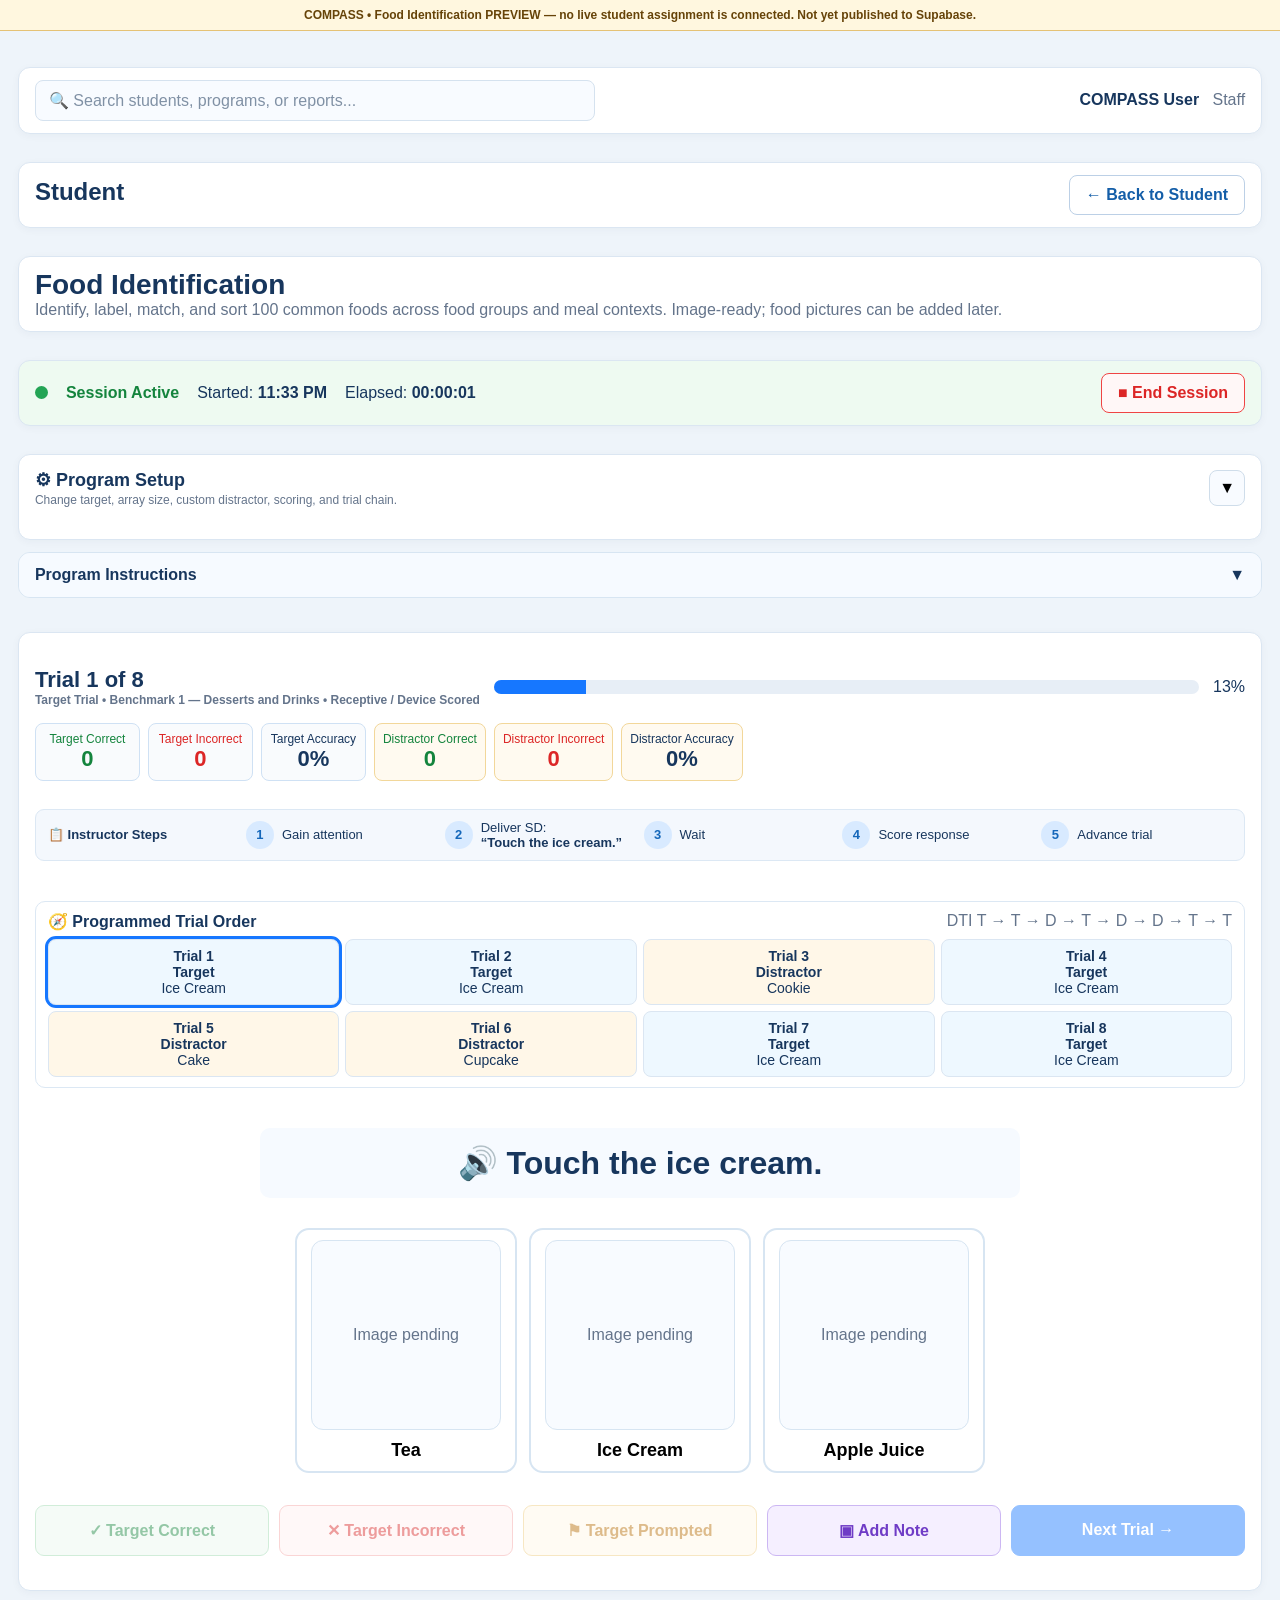
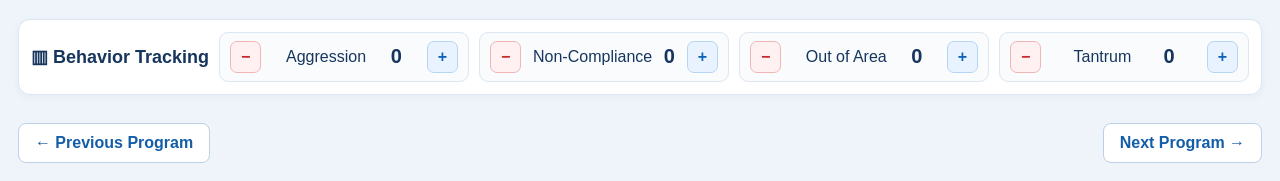
<file: food-identification-real-objects-preview.html>
<!DOCTYPE html>
<html lang="en">
<head>
<script>window.COMPASS_PROGRAM_CONFIG={"ui":{"image_ready":true,"circuit_chain":true,"benchmark_dropdown":true,"program_setup_rows":2,"mastered_target_distractor":true,"apply_save_inside_program_setup":true,"sorting_subcategory_conditional":true},"targets":[{"id":1,"key":"food-001-ice-cream","name":"Ice Cream","image":null,"metadata":{"category":"Dessert","benchmark":"Starter 1–5","wiki_title":"Ice cream","benchmark_id":"FOOD-B1","image_policy":"Wikimedia Commons Public Domain / CC0 / PDDL only","image_search":"ice cream dessert cone","benchmark_name":"Desserts and Drinks","benchmark_number":1,"sorting_categories":["desserts"]}},{"id":2,"key":"food-002-cookie","name":"Cookie","image":null,"metadata":{"category":"Dessert","benchmark":"Starter 1–5","wiki_title":"Cookie","benchmark_id":"FOOD-B1","image_policy":"Wikimedia Commons Public Domain / CC0 / PDDL only","image_search":"cookie dessert food","benchmark_name":"Desserts and Drinks","benchmark_number":1,"sorting_categories":["desserts"]}},{"id":3,"key":"food-003-cake","name":"Cake","image":null,"metadata":{"category":"Dessert","benchmark":"Starter 1–5","wiki_title":"Cake","benchmark_id":"FOOD-B1","image_policy":"Wikimedia Commons Public Domain / CC0 / PDDL only","image_search":"cake dessert food","benchmark_name":"Desserts and Drinks","benchmark_number":1,"sorting_categories":["desserts"]}},{"id":4,"key":"food-004-cupcake","name":"Cupcake","image":null,"metadata":{"category":"Dessert","benchmark":"Starter 1–5","wiki_title":"Cupcake","benchmark_id":"FOOD-B1","image_policy":"Wikimedia Commons Public Domain / CC0 / PDDL only","image_search":"cupcake dessert food","benchmark_name":"Desserts and Drinks","benchmark_number":1,"sorting_categories":["desserts"]}},{"id":5,"key":"food-005-donut","name":"Donut","image":null,"metadata":{"category":"Dessert","benchmark":"Starter 1–5","wiki_title":"Doughnut","benchmark_id":"FOOD-B1","image_policy":"Wikimedia Commons Public Domain / CC0 / PDDL only","image_search":"doughnut donut food","benchmark_name":"Desserts and Drinks","benchmark_number":1,"sorting_categories":["desserts"]}},{"id":6,"key":"food-006-brownie","name":"Brownie","image":null,"metadata":{"category":"Dessert","benchmark":"Early 1–10","wiki_title":"Chocolate brownie","benchmark_id":"FOOD-B1","image_policy":"Wikimedia Commons Public Domain / CC0 / PDDL only","image_search":"chocolate brownie dessert food","benchmark_name":"Desserts and Drinks","benchmark_number":1,"sorting_categories":["desserts"]}},{"id":7,"key":"food-007-pie","name":"Pie","image":null,"metadata":{"category":"Dessert","benchmark":"Early 1–10","wiki_title":"Pie","benchmark_id":"FOOD-B1","image_policy":"Wikimedia Commons Public Domain / CC0 / PDDL only","image_search":"pie dessert food","benchmark_name":"Desserts and Drinks","benchmark_number":1,"sorting_categories":["desserts"]}},{"id":8,"key":"food-008-popsicle","name":"Popsicle","image":null,"metadata":{"category":"Dessert","benchmark":"Early 1–10","wiki_title":"Ice pop","benchmark_id":"FOOD-B1","image_policy":"Wikimedia Commons Public Domain / CC0 / PDDL only","image_search":"ice pop popsicle frozen dessert","benchmark_name":"Desserts and Drinks","benchmark_number":1,"sorting_categories":["desserts"]}},{"id":9,"key":"food-009-pudding","name":"Pudding","image":null,"metadata":{"category":"Dessert","benchmark":"Early 1–10","wiki_title":"Pudding","benchmark_id":"FOOD-B1","image_policy":"Wikimedia Commons Public Domain / CC0 / PDDL only","image_search":"pudding dessert food","benchmark_name":"Desserts and Drinks","benchmark_number":1,"sorting_categories":["desserts"]}},{"id":10,"key":"food-010-chocolate","name":"Chocolate","image":null,"metadata":{"category":"Dessert","benchmark":"Early 1–10","wiki_title":"Chocolate","benchmark_id":"FOOD-B1","image_policy":"Wikimedia Commons Public Domain / CC0 / PDDL only","image_search":"chocolate pieces food","benchmark_name":"Desserts and Drinks","benchmark_number":1,"sorting_categories":["desserts"]}},{"id":11,"key":"food-011-candy","name":"Candy","image":null,"metadata":{"category":"Dessert","benchmark":"Intermediate 1–20","wiki_title":"Candy","benchmark_id":"FOOD-B1","image_policy":"Wikimedia Commons Public Domain / CC0 / PDDL only","image_search":"candy sweets food","benchmark_name":"Desserts and Drinks","benchmark_number":1,"sorting_categories":["desserts"]}},{"id":12,"key":"food-012-water","name":"Water","image":null,"metadata":{"category":"Drink","benchmark":"Intermediate 1–20","wiki_title":"Drinking water","benchmark_id":"FOOD-B1","image_policy":"Wikimedia Commons Public Domain / CC0 / PDDL only","image_search":"glass drinking water","benchmark_name":"Desserts and Drinks","benchmark_number":1,"sorting_categories":["drinks"]}},{"id":13,"key":"food-013-milk","name":"Milk","image":null,"metadata":{"category":"Drink","benchmark":"Intermediate 1–20","wiki_title":"Milk","benchmark_id":"FOOD-B1","image_policy":"Wikimedia Commons Public Domain / CC0 / PDDL only","image_search":"glass milk drink","benchmark_name":"Desserts and Drinks","benchmark_number":1,"sorting_categories":["drinks"]}},{"id":14,"key":"food-014-apple-juice","name":"Apple Juice","image":null,"metadata":{"category":"Drink","benchmark":"Intermediate 1–20","wiki_title":"Apple juice","benchmark_id":"FOOD-B1","image_policy":"Wikimedia Commons Public Domain / CC0 / PDDL only","image_search":"apple juice drink glass","benchmark_name":"Desserts and Drinks","benchmark_number":1,"sorting_categories":["drinks"]}},{"id":15,"key":"food-015-orange-juice","name":"Orange Juice","image":null,"metadata":{"category":"Drink","benchmark":"Intermediate 1–20","wiki_title":"Orange juice","benchmark_id":"FOOD-B1","image_policy":"Wikimedia Commons Public Domain / CC0 / PDDL only","image_search":"orange juice drink glass","benchmark_name":"Desserts and Drinks","benchmark_number":1,"sorting_categories":["drinks"]}},{"id":16,"key":"food-016-lemonade","name":"Lemonade","image":null,"metadata":{"category":"Drink","benchmark":"Intermediate 1–20","wiki_title":"Lemonade","benchmark_id":"FOOD-B1","image_policy":"Wikimedia Commons Public Domain / CC0 / PDDL only","image_search":"lemonade drink glass","benchmark_name":"Desserts and Drinks","benchmark_number":1,"sorting_categories":["drinks"]}},{"id":17,"key":"food-017-chocolate-milk","name":"Chocolate Milk","image":null,"metadata":{"category":"Drink","benchmark":"Intermediate 1–20","wiki_title":"Chocolate milk","benchmark_id":"FOOD-B1","image_policy":"Wikimedia Commons Public Domain / CC0 / PDDL only","image_search":"chocolate milk drink","benchmark_name":"Desserts and Drinks","benchmark_number":1,"sorting_categories":["drinks"]}},{"id":18,"key":"food-018-smoothie","name":"Smoothie","image":null,"metadata":{"category":"Drink","benchmark":"Intermediate 1–20","wiki_title":"Smoothie","benchmark_id":"FOOD-B1","image_policy":"Wikimedia Commons Public Domain / CC0 / PDDL only","image_search":"fruit smoothie drink","benchmark_name":"Desserts and Drinks","benchmark_number":1,"sorting_categories":["drinks"]}},{"id":19,"key":"food-019-tea","name":"Tea","image":null,"metadata":{"category":"Drink","benchmark":"Intermediate 1–20","wiki_title":"Tea","benchmark_id":"FOOD-B1","image_policy":"Wikimedia Commons Public Domain / CC0 / PDDL only","image_search":"cup tea drink","benchmark_name":"Desserts and Drinks","benchmark_number":1,"sorting_categories":["drinks"]}},{"id":20,"key":"food-020-coffee","name":"Coffee","image":null,"metadata":{"category":"Drink","benchmark":"Intermediate 1–20","wiki_title":"Coffee","benchmark_id":"FOOD-B1","image_policy":"Wikimedia Commons Public Domain / CC0 / PDDL only","image_search":"cup coffee drink","benchmark_name":"Desserts and Drinks","benchmark_number":1,"sorting_categories":["drinks"]}},{"id":21,"key":"food-021-chips","name":"Chips","image":null,"metadata":{"category":"Snack","benchmark":"Advanced 1–40","wiki_title":"Potato chip","benchmark_id":"FOOD-B2","image_policy":"Wikimedia Commons Public Domain / CC0 / PDDL only","image_search":"potato chips snack food","benchmark_name":"Snacks and Breakfast Foods","benchmark_number":2,"sorting_categories":["snacks"]}},{"id":22,"key":"food-022-crackers","name":"Crackers","image":null,"metadata":{"category":"Snack","benchmark":"Advanced 1–40","wiki_title":"Cracker (food)","benchmark_id":"FOOD-B2","image_policy":"Wikimedia Commons Public Domain / CC0 / PDDL only","image_search":"crackers snack food","benchmark_name":"Snacks and Breakfast Foods","benchmark_number":2,"sorting_categories":["snacks"]}},{"id":23,"key":"food-023-pretzels","name":"Pretzels","image":null,"metadata":{"category":"Snack","benchmark":"Advanced 1–40","wiki_title":"Pretzel","benchmark_id":"FOOD-B2","image_policy":"Wikimedia Commons Public Domain / CC0 / PDDL only","image_search":"pretzel snack food","benchmark_name":"Snacks and Breakfast Foods","benchmark_number":2,"sorting_categories":["snacks"]}},{"id":24,"key":"food-024-popcorn","name":"Popcorn","image":null,"metadata":{"category":"Snack","benchmark":"Advanced 1–40","wiki_title":"Popcorn","benchmark_id":"FOOD-B2","image_policy":"Wikimedia Commons Public Domain / CC0 / PDDL only","image_search":"popcorn snack bowl","benchmark_name":"Snacks and Breakfast Foods","benchmark_number":2,"sorting_categories":["snacks"]}},{"id":25,"key":"food-025-granola-bar","name":"Granola Bar","image":null,"metadata":{"category":"Snack","benchmark":"Advanced 1–40","wiki_title":"Granola bar","benchmark_id":"FOOD-B2","image_policy":"Wikimedia Commons Public Domain / CC0 / PDDL only","image_search":"granola bar snack","benchmark_name":"Snacks and Breakfast Foods","benchmark_number":2,"sorting_categories":["snacks"]}},{"id":26,"key":"food-026-applesauce","name":"Applesauce","image":null,"metadata":{"category":"Snack","benchmark":"Advanced 1–40","wiki_title":"Apple sauce","benchmark_id":"FOOD-B2","image_policy":"Wikimedia Commons Public Domain / CC0 / PDDL only","image_search":"applesauce food","benchmark_name":"Snacks and Breakfast Foods","benchmark_number":2,"sorting_categories":["snacks"]}},{"id":27,"key":"food-027-raisins","name":"Raisins","image":null,"metadata":{"category":"Snack","benchmark":"Advanced 1–40","wiki_title":"Raisin","benchmark_id":"FOOD-B2","image_policy":"Wikimedia Commons Public Domain / CC0 / PDDL only","image_search":"raisins food snack","benchmark_name":"Snacks and Breakfast Foods","benchmark_number":2,"sorting_categories":["snacks"]}},{"id":28,"key":"food-028-yogurt","name":"Yogurt","image":null,"metadata":{"category":"Snack","benchmark":"Advanced 1–40","wiki_title":"Yogurt","benchmark_id":"FOOD-B2","image_policy":"Wikimedia Commons Public Domain / CC0 / PDDL only","image_search":"yogurt food bowl","benchmark_name":"Snacks and Breakfast Foods","benchmark_number":2,"sorting_categories":["snacks"]}},{"id":29,"key":"food-029-cheese","name":"Cheese","image":null,"metadata":{"category":"Snack","benchmark":"Advanced 1–40","wiki_title":"Cheese","benchmark_id":"FOOD-B2","image_policy":"Wikimedia Commons Public Domain / CC0 / PDDL only","image_search":"cheese food","benchmark_name":"Snacks and Breakfast Foods","benchmark_number":2,"sorting_categories":["snacks"]}},{"id":30,"key":"food-030-trail-mix","name":"Trail Mix","image":null,"metadata":{"category":"Snack","benchmark":"Advanced 1–40","wiki_title":"Trail mix","benchmark_id":"FOOD-B2","image_policy":"Wikimedia Commons Public Domain / CC0 / PDDL only","image_search":"trail mix snack","benchmark_name":"Snacks and Breakfast Foods","benchmark_number":2,"sorting_categories":["snacks"]}},{"id":31,"key":"food-031-peanut-butter","name":"Peanut Butter","image":null,"metadata":{"category":"Snack / Spread","benchmark":"Advanced 1–40","wiki_title":"Peanut butter","benchmark_id":"FOOD-B2","image_policy":"Wikimedia Commons Public Domain / CC0 / PDDL only","image_search":"peanut butter spread","benchmark_name":"Snacks and Breakfast Foods","benchmark_number":2,"sorting_categories":["snacks","condiments_spreads"]}},{"id":32,"key":"food-032-cereal","name":"Cereal","image":null,"metadata":{"category":"Breakfast","benchmark":"Advanced 1–40","wiki_title":"Breakfast cereal","benchmark_id":"FOOD-B2","image_policy":"Wikimedia Commons Public Domain / CC0 / PDDL only","image_search":"breakfast cereal bowl","benchmark_name":"Snacks and Breakfast Foods","benchmark_number":2,"sorting_categories":["breakfast"]}},{"id":33,"key":"food-033-pancakes","name":"Pancakes","image":null,"metadata":{"category":"Breakfast","benchmark":"Advanced 1–40","wiki_title":"Pancake","benchmark_id":"FOOD-B2","image_policy":"Wikimedia Commons Public Domain / CC0 / PDDL only","image_search":"pancakes breakfast food","benchmark_name":"Snacks and Breakfast Foods","benchmark_number":2,"sorting_categories":["breakfast"]}},{"id":34,"key":"food-034-waffles","name":"Waffles","image":null,"metadata":{"category":"Breakfast","benchmark":"Advanced 1–40","wiki_title":"Waffle","benchmark_id":"FOOD-B2","image_policy":"Wikimedia Commons Public Domain / CC0 / PDDL only","image_search":"waffles breakfast food","benchmark_name":"Snacks and Breakfast Foods","benchmark_number":2,"sorting_categories":["breakfast"]}},{"id":35,"key":"food-035-eggs","name":"Eggs","image":null,"metadata":{"category":"Breakfast","benchmark":"Advanced 1–40","wiki_title":"Fried egg","benchmark_id":"FOOD-B2","image_policy":"Wikimedia Commons Public Domain / CC0 / PDDL only","image_search":"cooked eggs breakfast","benchmark_name":"Snacks and Breakfast Foods","benchmark_number":2,"sorting_categories":["breakfast"]}},{"id":36,"key":"food-036-toast","name":"Toast","image":null,"metadata":{"category":"Breakfast","benchmark":"Advanced 1–40","wiki_title":"Toast (food)","benchmark_id":"FOOD-B2","image_policy":"Wikimedia Commons Public Domain / CC0 / PDDL only","image_search":"toast bread breakfast food","benchmark_name":"Snacks and Breakfast Foods","benchmark_number":2,"sorting_categories":["breakfast"]}},{"id":37,"key":"food-037-bacon","name":"Bacon","image":null,"metadata":{"category":"Breakfast","benchmark":"Advanced 1–40","wiki_title":"Bacon","benchmark_id":"FOOD-B2","image_policy":"Wikimedia Commons Public Domain / CC0 / PDDL only","image_search":"cooked bacon food","benchmark_name":"Snacks and Breakfast Foods","benchmark_number":2,"sorting_categories":["breakfast"]}},{"id":38,"key":"food-038-sausage","name":"Sausage","image":null,"metadata":{"category":"Breakfast","benchmark":"Advanced 1–40","wiki_title":"Breakfast sausage","benchmark_id":"FOOD-B2","image_policy":"Wikimedia Commons Public Domain / CC0 / PDDL only","image_search":"breakfast sausage cooked food","benchmark_name":"Snacks and Breakfast Foods","benchmark_number":2,"sorting_categories":["breakfast"]}},{"id":39,"key":"food-039-oatmeal","name":"Oatmeal","image":null,"metadata":{"category":"Breakfast","benchmark":"Advanced 1–40","wiki_title":"Oatmeal","benchmark_id":"FOOD-B2","image_policy":"Wikimedia Commons Public Domain / CC0 / PDDL only","image_search":"oatmeal bowl breakfast","benchmark_name":"Snacks and Breakfast Foods","benchmark_number":2,"sorting_categories":["breakfast"]}},{"id":40,"key":"food-040-bagel","name":"Bagel","image":null,"metadata":{"category":"Breakfast","benchmark":"Advanced 1–40","wiki_title":"Bagel","benchmark_id":"FOOD-B2","image_policy":"Wikimedia Commons Public Domain / CC0 / PDDL only","image_search":"bagel food","benchmark_name":"Snacks and Breakfast Foods","benchmark_number":2,"sorting_categories":["breakfast"]}},{"id":41,"key":"food-041-muffin","name":"Muffin","image":null,"metadata":{"category":"Breakfast","benchmark":"Full Library 1–100","wiki_title":"Muffin","benchmark_id":"FOOD-B2","image_policy":"Wikimedia Commons Public Domain / CC0 / PDDL only","image_search":"muffin food","benchmark_name":"Snacks and Breakfast Foods","benchmark_number":2,"sorting_categories":["breakfast"]}},{"id":42,"key":"food-042-french-toast","name":"French Toast","image":null,"metadata":{"category":"Breakfast","benchmark":"Full Library 1–100","wiki_title":"French toast","benchmark_id":"FOOD-B2","image_policy":"Wikimedia Commons Public Domain / CC0 / PDDL only","image_search":"french toast breakfast food","benchmark_name":"Snacks and Breakfast Foods","benchmark_number":2,"sorting_categories":["breakfast"]}},{"id":43,"key":"food-043-pizza","name":"Pizza","image":null,"metadata":{"category":"Meal","benchmark":"Full Library 1–100","wiki_title":"Pizza","benchmark_id":"FOOD-B3","image_policy":"Wikimedia Commons Public Domain / CC0 / PDDL only","image_search":"pizza food","benchmark_name":"Meals and Side Dishes","benchmark_number":3,"sorting_categories":["lunch","dinner"]}},{"id":44,"key":"food-044-hamburger","name":"Hamburger","image":null,"metadata":{"category":"Meal","benchmark":"Full Library 1–100","wiki_title":"Hamburger","benchmark_id":"FOOD-B3","image_policy":"Wikimedia Commons Public Domain / CC0 / PDDL only","image_search":"hamburger food","benchmark_name":"Meals and Side Dishes","benchmark_number":3,"sorting_categories":["lunch","dinner"]}},{"id":45,"key":"food-045-hot-dog","name":"Hot Dog","image":null,"metadata":{"category":"Meal","benchmark":"Full Library 1–100","wiki_title":"Hot dog","benchmark_id":"FOOD-B3","image_policy":"Wikimedia Commons Public Domain / CC0 / PDDL only","image_search":"hot dog food","benchmark_name":"Meals and Side Dishes","benchmark_number":3,"sorting_categories":["lunch","dinner"]}},{"id":46,"key":"food-046-chicken-nuggets","name":"Chicken Nuggets","image":null,"metadata":{"category":"Meal","benchmark":"Full Library 1–100","wiki_title":"Chicken nugget","benchmark_id":"FOOD-B3","image_policy":"Wikimedia Commons Public Domain / CC0 / PDDL only","image_search":"chicken nuggets food","benchmark_name":"Meals and Side Dishes","benchmark_number":3,"sorting_categories":["lunch","dinner"]}},{"id":47,"key":"food-047-sandwich","name":"Sandwich","image":null,"metadata":{"category":"Meal","benchmark":"Full Library 1–100","wiki_title":"Sandwich","benchmark_id":"FOOD-B3","image_policy":"Wikimedia Commons Public Domain / CC0 / PDDL only","image_search":"sandwich food","benchmark_name":"Meals and Side Dishes","benchmark_number":3,"sorting_categories":["lunch","dinner"]}},{"id":48,"key":"food-048-grilled-cheese","name":"Grilled Cheese","image":null,"metadata":{"category":"Meal","benchmark":"Full Library 1–100","wiki_title":"Grilled cheese","benchmark_id":"FOOD-B3","image_policy":"Wikimedia Commons Public Domain / CC0 / PDDL only","image_search":"grilled cheese sandwich food","benchmark_name":"Meals and Side Dishes","benchmark_number":3,"sorting_categories":["lunch","dinner"]}},{"id":49,"key":"food-049-spaghetti","name":"Spaghetti","image":null,"metadata":{"category":"Meal","benchmark":"Full Library 1–100","wiki_title":"Spaghetti","benchmark_id":"FOOD-B3","image_policy":"Wikimedia Commons Public Domain / CC0 / PDDL only","image_search":"spaghetti food plate","benchmark_name":"Meals and Side Dishes","benchmark_number":3,"sorting_categories":["lunch","dinner"]}},{"id":50,"key":"food-050-macaroni-and-cheese","name":"Macaroni and Cheese","image":null,"metadata":{"category":"Meal","benchmark":"Full Library 1–100","wiki_title":"Macaroni and cheese","benchmark_id":"FOOD-B3","image_policy":"Wikimedia Commons Public Domain / CC0 / PDDL only","image_search":"macaroni and cheese food","benchmark_name":"Meals and Side Dishes","benchmark_number":3,"sorting_categories":["lunch","dinner"]}},{"id":51,"key":"food-051-tacos","name":"Tacos","image":null,"metadata":{"category":"Meal","benchmark":"Full Library 1–100","wiki_title":"Taco","benchmark_id":"FOOD-B3","image_policy":"Wikimedia Commons Public Domain / CC0 / PDDL only","image_search":"tacos food","benchmark_name":"Meals and Side Dishes","benchmark_number":3,"sorting_categories":["lunch","dinner"]}},{"id":52,"key":"food-052-burrito","name":"Burrito","image":null,"metadata":{"category":"Meal","benchmark":"Full Library 1–100","wiki_title":"Burrito","benchmark_id":"FOOD-B3","image_policy":"Wikimedia Commons Public Domain / CC0 / PDDL only","image_search":"burrito food","benchmark_name":"Meals and Side Dishes","benchmark_number":3,"sorting_categories":["lunch","dinner"]}},{"id":53,"key":"food-053-chicken","name":"Chicken","image":null,"metadata":{"category":"Meal","benchmark":"Full Library 1–100","wiki_title":"Chicken as food","benchmark_id":"FOOD-B3","image_policy":"Wikimedia Commons Public Domain / CC0 / PDDL only","image_search":"cooked chicken food","benchmark_name":"Meals and Side Dishes","benchmark_number":3,"sorting_categories":["dinner"]}},{"id":54,"key":"food-054-steak","name":"Steak","image":null,"metadata":{"category":"Meal","benchmark":"Full Library 1–100","wiki_title":"Steak","benchmark_id":"FOOD-B3","image_policy":"Wikimedia Commons Public Domain / CC0 / PDDL only","image_search":"cooked steak food","benchmark_name":"Meals and Side Dishes","benchmark_number":3,"sorting_categories":["dinner"]}},{"id":55,"key":"food-055-fish","name":"Fish","image":null,"metadata":{"category":"Meal","benchmark":"Full Library 1–100","wiki_title":"Fish as food","benchmark_id":"FOOD-B3","image_policy":"Wikimedia Commons Public Domain / CC0 / PDDL only","image_search":"cooked fish food","benchmark_name":"Meals and Side Dishes","benchmark_number":3,"sorting_categories":["dinner"]}},{"id":56,"key":"food-056-meatballs","name":"Meatballs","image":null,"metadata":{"category":"Meal","benchmark":"Full Library 1–100","wiki_title":"Meatball","benchmark_id":"FOOD-B3","image_policy":"Wikimedia Commons Public Domain / CC0 / PDDL only","image_search":"meatballs food","benchmark_name":"Meals and Side Dishes","benchmark_number":3,"sorting_categories":["dinner"]}},{"id":57,"key":"food-057-lasagna","name":"Lasagna","image":null,"metadata":{"category":"Meal","benchmark":"Full Library 1–100","wiki_title":"Lasagna","benchmark_id":"FOOD-B3","image_policy":"Wikimedia Commons Public Domain / CC0 / PDDL only","image_search":"lasagna food","benchmark_name":"Meals and Side Dishes","benchmark_number":3,"sorting_categories":["dinner"]}},{"id":58,"key":"food-058-soup","name":"Soup","image":null,"metadata":{"category":"Meal","benchmark":"Full Library 1–100","wiki_title":"Soup","benchmark_id":"FOOD-B3","image_policy":"Wikimedia Commons Public Domain / CC0 / PDDL only","image_search":"bowl soup food","benchmark_name":"Meals and Side Dishes","benchmark_number":3,"sorting_categories":["lunch","dinner"]}},{"id":59,"key":"food-059-salad","name":"Salad","image":null,"metadata":{"category":"Meal","benchmark":"Full Library 1–100","wiki_title":"Salad","benchmark_id":"FOOD-B3","image_policy":"Wikimedia Commons Public Domain / CC0 / PDDL only","image_search":"salad bowl food","benchmark_name":"Meals and Side Dishes","benchmark_number":3,"sorting_categories":["lunch","dinner","sides"]}},{"id":60,"key":"food-060-rice","name":"Rice","image":null,"metadata":{"category":"Meal / Side","benchmark":"Full Library 1–100","wiki_title":"Cooked rice","benchmark_id":"FOOD-B3","image_policy":"Wikimedia Commons Public Domain / CC0 / PDDL only","image_search":"cooked rice bowl food","benchmark_name":"Meals and Side Dishes","benchmark_number":3,"sorting_categories":["dinner","sides"]}},{"id":61,"key":"food-061-french-fries","name":"French Fries","image":null,"metadata":{"category":"Side","benchmark":"Full Library 1–100","wiki_title":"French fries","benchmark_id":"FOOD-B3","image_policy":"Wikimedia Commons Public Domain / CC0 / PDDL only","image_search":"french fries food","benchmark_name":"Meals and Side Dishes","benchmark_number":3,"sorting_categories":["dinner","sides"]}},{"id":62,"key":"food-062-mashed-potatoes","name":"Mashed Potatoes","image":null,"metadata":{"category":"Side","benchmark":"Full Library 1–100","wiki_title":"Mashed potato","benchmark_id":"FOOD-B3","image_policy":"Wikimedia Commons Public Domain / CC0 / PDDL only","image_search":"mashed potatoes food","benchmark_name":"Meals and Side Dishes","benchmark_number":3,"sorting_categories":["dinner","sides"]}},{"id":63,"key":"food-063-baked-potato","name":"Baked Potato","image":null,"metadata":{"category":"Side","benchmark":"Full Library 1–100","wiki_title":"Baked potato","benchmark_id":"FOOD-B3","image_policy":"Wikimedia Commons Public Domain / CC0 / PDDL only","image_search":"baked potato food","benchmark_name":"Meals and Side Dishes","benchmark_number":3,"sorting_categories":["dinner","sides"]}},{"id":64,"key":"food-064-dinner-roll","name":"Dinner Roll","image":null,"metadata":{"category":"Side","benchmark":"Full Library 1–100","wiki_title":"Bread roll","benchmark_id":"FOOD-B3","image_policy":"Wikimedia Commons Public Domain / CC0 / PDDL only","image_search":"dinner roll bread food","benchmark_name":"Meals and Side Dishes","benchmark_number":3,"sorting_categories":["dinner","sides"]}},{"id":65,"key":"food-065-pasta","name":"Pasta","image":null,"metadata":{"category":"Side / Meal","benchmark":"Full Library 1–100","wiki_title":"Pasta","benchmark_id":"FOOD-B3","image_policy":"Wikimedia Commons Public Domain / CC0 / PDDL only","image_search":"cooked pasta food","benchmark_name":"Meals and Side Dishes","benchmark_number":3,"sorting_categories":["dinner","sides"]}},{"id":66,"key":"food-066-beans","name":"Beans","image":null,"metadata":{"category":"Side","benchmark":"Full Library 1–100","wiki_title":"Baked beans","benchmark_id":"FOOD-B3","image_policy":"Wikimedia Commons Public Domain / CC0 / PDDL only","image_search":"cooked beans side food","benchmark_name":"Meals and Side Dishes","benchmark_number":3,"sorting_categories":["dinner","sides"]}},{"id":67,"key":"food-067-apple","name":"Apple","image":null,"metadata":{"category":"Fruit","benchmark":"Full Library 1–100","wiki_title":"Apple","benchmark_id":"FOOD-B4","image_policy":"Wikimedia Commons Public Domain / CC0 / PDDL only","image_search":"apple fruit","benchmark_name":"Fruits","benchmark_number":4,"sorting_categories":["fruits"]}},{"id":68,"key":"food-068-banana","name":"Banana","image":null,"metadata":{"category":"Fruit","benchmark":"Full Library 1–100","wiki_title":"Banana","benchmark_id":"FOOD-B4","image_policy":"Wikimedia Commons Public Domain / CC0 / PDDL only","image_search":"banana fruit","benchmark_name":"Fruits","benchmark_number":4,"sorting_categories":["fruits"]}},{"id":69,"key":"food-069-orange","name":"Orange","image":null,"metadata":{"category":"Fruit","benchmark":"Full Library 1–100","wiki_title":"Orange (fruit)","benchmark_id":"FOOD-B4","image_policy":"Wikimedia Commons Public Domain / CC0 / PDDL only","image_search":"orange fruit","benchmark_name":"Fruits","benchmark_number":4,"sorting_categories":["fruits"]}},{"id":70,"key":"food-070-grapes","name":"Grapes","image":null,"metadata":{"category":"Fruit","benchmark":"Full Library 1–100","wiki_title":"Grape","benchmark_id":"FOOD-B4","image_policy":"Wikimedia Commons Public Domain / CC0 / PDDL only","image_search":"grapes fruit","benchmark_name":"Fruits","benchmark_number":4,"sorting_categories":["fruits"]}},{"id":71,"key":"food-071-strawberry","name":"Strawberry","image":null,"metadata":{"category":"Fruit","benchmark":"Full Library 1–100","wiki_title":"Strawberry","benchmark_id":"FOOD-B4","image_policy":"Wikimedia Commons Public Domain / CC0 / PDDL only","image_search":"strawberry fruit","benchmark_name":"Fruits","benchmark_number":4,"sorting_categories":["fruits"]}},{"id":72,"key":"food-072-watermelon","name":"Watermelon","image":null,"metadata":{"category":"Fruit","benchmark":"Full Library 1–100","wiki_title":"Watermelon","benchmark_id":"FOOD-B4","image_policy":"Wikimedia Commons Public Domain / CC0 / PDDL only","image_search":"watermelon fruit","benchmark_name":"Fruits","benchmark_number":4,"sorting_categories":["fruits"]}},{"id":73,"key":"food-073-blueberries","name":"Blueberries","image":null,"metadata":{"category":"Fruit","benchmark":"Full Library 1–100","wiki_title":"Blueberry","benchmark_id":"FOOD-B4","image_policy":"Wikimedia Commons Public Domain / CC0 / PDDL only","image_search":"blueberries fruit","benchmark_name":"Fruits","benchmark_number":4,"sorting_categories":["fruits"]}},{"id":74,"key":"food-074-pineapple","name":"Pineapple","image":null,"metadata":{"category":"Fruit","benchmark":"Full Library 1–100","wiki_title":"Pineapple","benchmark_id":"FOOD-B4","image_policy":"Wikimedia Commons Public Domain / CC0 / PDDL only","image_search":"pineapple fruit","benchmark_name":"Fruits","benchmark_number":4,"sorting_categories":["fruits"]}},{"id":75,"key":"food-075-peach","name":"Peach","image":null,"metadata":{"category":"Fruit","benchmark":"Full Library 1–100","wiki_title":"Peach","benchmark_id":"FOOD-B4","image_policy":"Wikimedia Commons Public Domain / CC0 / PDDL only","image_search":"peach fruit","benchmark_name":"Fruits","benchmark_number":4,"sorting_categories":["fruits"]}},{"id":76,"key":"food-076-pear","name":"Pear","image":null,"metadata":{"category":"Fruit","benchmark":"Full Library 1–100","wiki_title":"Pear","benchmark_id":"FOOD-B4","image_policy":"Wikimedia Commons Public Domain / CC0 / PDDL only","image_search":"pear fruit","benchmark_name":"Fruits","benchmark_number":4,"sorting_categories":["fruits"]}},{"id":77,"key":"food-077-mango","name":"Mango","image":null,"metadata":{"category":"Fruit","benchmark":"Full Library 1–100","wiki_title":"Mango","benchmark_id":"FOOD-B4","image_policy":"Wikimedia Commons Public Domain / CC0 / PDDL only","image_search":"mango fruit","benchmark_name":"Fruits","benchmark_number":4,"sorting_categories":["fruits"]}},{"id":78,"key":"food-078-kiwi","name":"Kiwi","image":null,"metadata":{"category":"Fruit","benchmark":"Full Library 1–100","wiki_title":"Kiwifruit","benchmark_id":"FOOD-B4","image_policy":"Wikimedia Commons Public Domain / CC0 / PDDL only","image_search":"kiwifruit","benchmark_name":"Fruits","benchmark_number":4,"sorting_categories":["fruits"]}},{"id":79,"key":"food-079-cherries","name":"Cherries","image":null,"metadata":{"category":"Fruit","benchmark":"Full Library 1–100","wiki_title":"Cherry","benchmark_id":"FOOD-B4","image_policy":"Wikimedia Commons Public Domain / CC0 / PDDL only","image_search":"cherries fruit","benchmark_name":"Fruits","benchmark_number":4,"sorting_categories":["fruits"]}},{"id":80,"key":"food-080-raspberries","name":"Raspberries","image":null,"metadata":{"category":"Fruit","benchmark":"Full Library 1–100","wiki_title":"Raspberry","benchmark_id":"FOOD-B4","image_policy":"Wikimedia Commons Public Domain / CC0 / PDDL only","image_search":"raspberries fruit","benchmark_name":"Fruits","benchmark_number":4,"sorting_categories":["fruits"]}},{"id":81,"key":"food-081-cantaloupe","name":"Cantaloupe","image":null,"metadata":{"category":"Fruit","benchmark":"Full Library 1–100","wiki_title":"Cantaloupe","benchmark_id":"FOOD-B4","image_policy":"Wikimedia Commons Public Domain / CC0 / PDDL only","image_search":"cantaloupe melon","benchmark_name":"Fruits","benchmark_number":4,"sorting_categories":["fruits"]}},{"id":82,"key":"food-082-carrot","name":"Carrot","image":null,"metadata":{"category":"Vegetable","benchmark":"Full Library 1–100","wiki_title":"Carrot","benchmark_id":"FOOD-B5","image_policy":"Wikimedia Commons Public Domain / CC0 / PDDL only","image_search":"carrot vegetable","benchmark_name":"Vegetables, Condiments, and Spreads","benchmark_number":5,"sorting_categories":["vegetables"]}},{"id":83,"key":"food-083-broccoli","name":"Broccoli","image":null,"metadata":{"category":"Vegetable","benchmark":"Full Library 1–100","wiki_title":"Broccoli","benchmark_id":"FOOD-B5","image_policy":"Wikimedia Commons Public Domain / CC0 / PDDL only","image_search":"broccoli vegetable","benchmark_name":"Vegetables, Condiments, and Spreads","benchmark_number":5,"sorting_categories":["vegetables"]}},{"id":84,"key":"food-084-corn","name":"Corn","image":null,"metadata":{"category":"Vegetable","benchmark":"Full Library 1–100","wiki_title":"Corn on the cob","benchmark_id":"FOOD-B5","image_policy":"Wikimedia Commons Public Domain / CC0 / PDDL only","image_search":"corn cob food","benchmark_name":"Vegetables, Condiments, and Spreads","benchmark_number":5,"sorting_categories":["vegetables"]}},{"id":85,"key":"food-085-peas","name":"Peas","image":null,"metadata":{"category":"Vegetable","benchmark":"Full Library 1–100","wiki_title":"Pea","benchmark_id":"FOOD-B5","image_policy":"Wikimedia Commons Public Domain / CC0 / PDDL only","image_search":"green peas food","benchmark_name":"Vegetables, Condiments, and Spreads","benchmark_number":5,"sorting_categories":["vegetables"]}},{"id":86,"key":"food-086-green-beans","name":"Green Beans","image":null,"metadata":{"category":"Vegetable","benchmark":"Full Library 1–100","wiki_title":"Green bean","benchmark_id":"FOOD-B5","image_policy":"Wikimedia Commons Public Domain / CC0 / PDDL only","image_search":"green beans vegetable","benchmark_name":"Vegetables, Condiments, and Spreads","benchmark_number":5,"sorting_categories":["vegetables"]}},{"id":87,"key":"food-087-potato","name":"Potato","image":null,"metadata":{"category":"Vegetable","benchmark":"Full Library 1–100","wiki_title":"Potato","benchmark_id":"FOOD-B5","image_policy":"Wikimedia Commons Public Domain / CC0 / PDDL only","image_search":"potato vegetable","benchmark_name":"Vegetables, Condiments, and Spreads","benchmark_number":5,"sorting_categories":["vegetables"]}},{"id":88,"key":"food-088-tomato","name":"Tomato","image":null,"metadata":{"category":"Vegetable","benchmark":"Full Library 1–100","wiki_title":"Tomato","benchmark_id":"FOOD-B5","image_policy":"Wikimedia Commons Public Domain / CC0 / PDDL only","image_search":"tomato food","benchmark_name":"Vegetables, Condiments, and Spreads","benchmark_number":5,"sorting_categories":["vegetables"]}},{"id":89,"key":"food-089-cucumber","name":"Cucumber","image":null,"metadata":{"category":"Vegetable","benchmark":"Full Library 1–100","wiki_title":"Cucumber","benchmark_id":"FOOD-B5","image_policy":"Wikimedia Commons Public Domain / CC0 / PDDL only","image_search":"cucumber vegetable","benchmark_name":"Vegetables, Condiments, and Spreads","benchmark_number":5,"sorting_categories":["vegetables"]}},{"id":90,"key":"food-090-lettuce","name":"Lettuce","image":null,"metadata":{"category":"Vegetable","benchmark":"Full Library 1–100","wiki_title":"Lettuce","benchmark_id":"FOOD-B5","image_policy":"Wikimedia Commons Public Domain / CC0 / PDDL only","image_search":"lettuce vegetable","benchmark_name":"Vegetables, Condiments, and Spreads","benchmark_number":5,"sorting_categories":["vegetables"]}},{"id":91,"key":"food-091-spinach","name":"Spinach","image":null,"metadata":{"category":"Vegetable","benchmark":"Full Library 1–100","wiki_title":"Spinach","benchmark_id":"FOOD-B5","image_policy":"Wikimedia Commons Public Domain / CC0 / PDDL only","image_search":"spinach leaves food","benchmark_name":"Vegetables, Condiments, and Spreads","benchmark_number":5,"sorting_categories":["vegetables"]}},{"id":92,"key":"food-092-celery","name":"Celery","image":null,"metadata":{"category":"Vegetable","benchmark":"Full Library 1–100","wiki_title":"Celery","benchmark_id":"FOOD-B5","image_policy":"Wikimedia Commons Public Domain / CC0 / PDDL only","image_search":"celery vegetable","benchmark_name":"Vegetables, Condiments, and Spreads","benchmark_number":5,"sorting_categories":["vegetables"]}},{"id":93,"key":"food-093-bell-pepper","name":"Bell Pepper","image":null,"metadata":{"category":"Vegetable","benchmark":"Full Library 1–100","wiki_title":"Bell pepper","benchmark_id":"FOOD-B5","image_policy":"Wikimedia Commons Public Domain / CC0 / PDDL only","image_search":"bell pepper vegetable","benchmark_name":"Vegetables, Condiments, and Spreads","benchmark_number":5,"sorting_categories":["vegetables"]}},{"id":94,"key":"food-094-onion","name":"Onion","image":null,"metadata":{"category":"Vegetable","benchmark":"Full Library 1–100","wiki_title":"Onion","benchmark_id":"FOOD-B5","image_policy":"Wikimedia Commons Public Domain / CC0 / PDDL only","image_search":"onion vegetable","benchmark_name":"Vegetables, Condiments, and Spreads","benchmark_number":5,"sorting_categories":["vegetables"]}},{"id":95,"key":"food-095-sweet-potato","name":"Sweet Potato","image":null,"metadata":{"category":"Vegetable","benchmark":"Full Library 1–100","wiki_title":"Sweet potato","benchmark_id":"FOOD-B5","image_policy":"Wikimedia Commons Public Domain / CC0 / PDDL only","image_search":"sweet potato vegetable","benchmark_name":"Vegetables, Condiments, and Spreads","benchmark_number":5,"sorting_categories":["vegetables"]}},{"id":96,"key":"food-096-cauliflower","name":"Cauliflower","image":null,"metadata":{"category":"Vegetable","benchmark":"Full Library 1–100","wiki_title":"Cauliflower","benchmark_id":"FOOD-B5","image_policy":"Wikimedia Commons Public Domain / CC0 / PDDL only","image_search":"cauliflower vegetable","benchmark_name":"Vegetables, Condiments, and Spreads","benchmark_number":5,"sorting_categories":["vegetables"]}},{"id":97,"key":"food-097-ketchup","name":"Ketchup","image":null,"metadata":{"category":"Condiment","benchmark":"Full Library 1–100","wiki_title":"Ketchup","benchmark_id":"FOOD-B5","image_policy":"Wikimedia Commons Public Domain / CC0 / PDDL only","image_search":"ketchup condiment food","benchmark_name":"Vegetables, Condiments, and Spreads","benchmark_number":5,"sorting_categories":["condiments_spreads"]}},{"id":98,"key":"food-098-mustard","name":"Mustard","image":null,"metadata":{"category":"Condiment","benchmark":"Full Library 1–100","wiki_title":"Mustard (condiment)","benchmark_id":"FOOD-B5","image_policy":"Wikimedia Commons Public Domain / CC0 / PDDL only","image_search":"mustard condiment food","benchmark_name":"Vegetables, Condiments, and Spreads","benchmark_number":5,"sorting_categories":["condiments_spreads"]}},{"id":99,"key":"food-099-jelly","name":"Jelly","image":null,"metadata":{"category":"Condiment / Spread","benchmark":"Full Library 1–100","wiki_title":"Fruit preserves","benchmark_id":"FOOD-B5","image_policy":"Wikimedia Commons Public Domain / CC0 / PDDL only","image_search":"fruit jelly preserves spread","benchmark_name":"Vegetables, Condiments, and Spreads","benchmark_number":5,"sorting_categories":["condiments_spreads"]}},{"id":100,"key":"food-100-syrup","name":"Syrup","image":null,"metadata":{"category":"Condiment","benchmark":"Full Library 1–100","wiki_title":"Maple syrup","benchmark_id":"FOOD-B5","image_policy":"Wikimedia Commons Public Domain / CC0 / PDDL only","image_search":"maple syrup food","benchmark_name":"Vegetables, Condiments, and Spreads","benchmark_number":5,"sorting_categories":["condiments_spreads"]}}],"sd_prefix":"Touch the ","benchmarks":[{"id":"FOOD-B1","name":"Desserts and Drinks","objective":"Identify and label common desserts and beverages across realistic exemplars.","mastery_pct":80},{"id":"FOOD-B2","name":"Snacks and Breakfast Foods","objective":"Identify common snack, spread, and breakfast items and discriminate visually similar foods.","mastery_pct":80},{"id":"FOOD-B3","name":"Meals and Side Dishes","objective":"Identify prepared meal foods and side dishes across varied presentations.","mastery_pct":80},{"id":"FOOD-B4","name":"Fruits","objective":"Identify a broad range of common fruits across whole, cut, and varied realistic examples.","mastery_pct":80},{"id":"FOOD-B5","name":"Vegetables, Condiments, and Spreads","objective":"Identify common vegetables and meal-support foods such as condiments and spreads.","mastery_pct":80}],"runner_key":"compass-food-identification","skill_type":"Receptive","description":"Identify, label, match, and sort 100 common foods across food groups and meal contexts. Image-ready; food pictures can be added later.","mastery_pct":80,"matching_sd":"Match the same food.","reviewed_at":"2026-09-25","skill_types":["Receptive","Expressive","Matching","Sorting/Classifying"],"program_code":"CP-FOOD-IDENTIFICATION","program_name":"Food Identification","scoring_mode":"device","circuit_scope":"active_benchmark_or_sorting_subcategory","default_chain":"T,T,D,T,D,D,T,T","benchmark_sets":[{"id":"FOOD-B1","name":"Desserts and Drinks","number":1,"objective":"Identify and label common desserts and beverages.","target_count":20},{"id":"FOOD-B2","name":"Snacks and Breakfast Foods","number":2,"objective":"Identify common snacks, spreads, and breakfast foods.","target_count":22},{"id":"FOOD-B3","name":"Meals and Side Dishes","number":3,"objective":"Identify prepared meals and side dishes.","target_count":24},{"id":"FOOD-B4","name":"Fruits","number":4,"objective":"Identify common fruits across varied exemplars.","target_count":15},{"id":"FOOD-B5","name":"Vegetables, Condiments, and Spreads","number":5,"objective":"Identify common vegetables, condiments, and spreads.","target_count":19}],"runner_version":1,"benchmark_model":"food_category_progression","ipad_gen7_ready":true,"program_version":"v3-benchmarks-sorting-circuit-mastered-targets","circuit_order_mode":"random_each_run","default_array_size":3,"sorting_subcategories":[{"id":"fruits","name":"Fruits"},{"id":"vegetables","name":"Vegetables"},{"id":"breakfast","name":"Breakfast"},{"id":"lunch","name":"Lunch"},{"id":"dinner","name":"Dinner"},{"id":"snacks","name":"Snacks"},{"id":"desserts","name":"Desserts"},{"id":"drinks","name":"Drinks"},{"id":"condiments_spreads","name":"Condiments & Spreads"},{"id":"sides","name":"Sides"}],"circuit_no_immediate_repeat":true};</script>
<style>.compass-preview-notice{position:sticky;top:0;z-index:9999;padding:8px 16px;background:#fff7df;color:#664308;border-bottom:1px solid #e5c275;text-align:center;font:700 12px Arial}</style>
<meta charset="UTF-8" />
<meta name="viewport" content="width=device-width, initial-scale=1.0" />
<title>COMPASS Master Runner</title>
<style>
:root{--blue:#1677ff;--navy:#17365d;--border:#dbe6f2;--muted:#64748b;--bg:#eef4fa}
*{box-sizing:border-box}html,body{margin:0;min-height:100%;font-family:Arial,Helvetica,sans-serif;color:var(--navy);background:var(--bg)}button,select,input{font:inherit}.app{min-height:100vh}.main{width:100%;max-width:1900px;margin:auto;padding:clamp(10px,1.4vw,28px)}
.topbar,.student-card,.program-card,.sessionbar,.program-setup,.workspace,.behaviorbar{background:#fff;border:1px solid var(--border);border-radius:12px;box-shadow:0 2px 8px rgba(20,45,70,.04)}
.topbar,.student-card,.program-card,.sessionbar{display:flex;align-items:center;justify-content:space-between;gap:14px;padding:12px 16px;margin-bottom:10px}.search{width:min(560px,50vw);padding:10px 13px;border:1px solid #d5e2ef;border-radius:8px;background:#f8fbff;color:#8091a5}.student-card h2{margin:0 0 5px}.muted{color:var(--muted)}
.btn{border:1px solid #bcd0e6;background:#fff;border-radius:8px;padding:10px 16px;color:#145ea8;font-weight:700;cursor:pointer}.program-title{display:flex;align-items:center;gap:12px}.program-logo{width:58px;height:58px;border-radius:12px;object-fit:cover;border:1px solid #d8e7f6;background:#f3f7fb}.program-name{font-size:28px;font-weight:800}.sessionbar{background:#eefaf1}.sessionleft{display:flex;align-items:center;gap:18px;flex-wrap:wrap}.dot{width:13px;height:13px;border-radius:50%;background:#23a455}.endbtn{border:1px solid #ef4444;color:#dc2626;background:#fff7f7;padding:10px 16px;border-radius:8px;font-weight:700;cursor:pointer}
.program-setup{padding:14px 16px;margin-bottom:10px}.setup-header{display:flex;align-items:center;justify-content:space-between;cursor:pointer}.setup-title{font-size:18px;font-weight:800}.setup-subtitle{font-size:12px;color:var(--muted);margin-top:2px}.setup-toggle{width:36px;height:36px;border:1px solid #cfddea;background:#f8fbff;border-radius:8px;font-weight:800;cursor:pointer}.setup-body{margin-top:14px}.setup-grid{display:grid;grid-template-columns:repeat(auto-fit,minmax(170px,1fr));gap:12px;align-items:end}.setup-field label{display:block;font-size:12px;font-weight:800;color:#49657f;margin-bottom:5px}.setup-field select,.setup-field input{width:100%;padding:10px 11px;border:1px solid #cfddea;background:#f8fbff;border-radius:8px;color:var(--navy)}.toggle-wrap{display:flex;align-items:center;gap:10px;min-height:42px;padding:8px 10px;border:1px solid #cfddea;background:#f8fbff;border-radius:8px}.toggle-wrap input{width:18px;height:18px}.setup-actions{grid-column:1/-1;display:flex;justify-content:flex-end;gap:8px}.apply,.save{padding:11px 18px;border-radius:8px;font-weight:800;cursor:pointer}.apply{border:0;background:var(--blue);color:#fff}.save{border:1px solid #bcd0e6;background:#eef4fa;color:#145ea8}.preview{margin-top:10px;padding:9px 11px;border:1px dashed #cbd9e7;border-radius:8px;background:#f8fbff;font-size:12px;color:#526b84}.percent{position:relative}.percent span{position:absolute;right:12px;top:50%;transform:translateY(-50%);font-weight:800;color:#64748b}
.workspace{padding:16px;margin-bottom:10px}.trial-top{display:flex;gap:16px;align-items:center;justify-content:space-between;flex-wrap:wrap}.progress-wrap{display:flex;align-items:center;gap:14px;flex:1;min-width:min(520px,100%)}.trial-label{font-size:22px;font-weight:800;min-width:150px}.progress{height:14px;background:#e7eef6;border-radius:999px;overflow:hidden;flex:1}.progress>div{height:100%;background:var(--blue);width:0}.stats{display:flex;gap:8px;flex-wrap:wrap}.stat{min-width:105px;text-align:center;padding:8px;border:1px solid #e3eaf2;border-radius:8px;background:#f9fbfd;font-size:12px}.stat b{display:block;font-size:22px}.target-stat{border-color:#cfe1f4}.distractor-stat{border-color:#f2d79a;background:#fffaf0}.green{color:#14843d}.red{color:#dc2626}
.trialchain{display:grid;grid-template-columns:190px repeat(5,1fr);gap:8px;align-items:center;margin:10px 0 12px;padding:10px 12px;border:1px solid #dce8f4;border-radius:9px;background:#f4f8fd;font-size:13px}.step{display:flex;align-items:center;gap:8px}.stepnum{width:28px;height:28px;border-radius:50%;display:grid;place-items:center;background:#d8eaff;color:#1467ba;font-weight:800}.trialorder{margin:10px 0 12px;padding:10px 12px;border:1px solid #dce8f4;border-radius:10px;background:#fff}.trialorder-head{display:flex;justify-content:space-between;gap:10px;margin-bottom:8px}.trialorder-grid{display:grid;grid-template-columns:repeat(auto-fit,minmax(92px,1fr));gap:6px}.trialorder-grid.eight-trials{grid-template-columns:repeat(4,minmax(0,1fr))}.orderbox{padding:8px 5px;text-align:center;border:1px solid #dbe6f2;border-radius:8px;background:#f8fbff;font-size:14px}.orderbox.target{background:#eef8ff}.orderbox.distractor{background:#fff7e8}.orderbox.current{outline:3px solid var(--blue)}.orderbox.done{opacity:.55}.orderbox .n{display:block;font-weight:800}.instruction{width:min(760px,100%);margin:10px auto 12px;padding:16px;border-radius:10px;background:#f6faff;text-align:center;font-size:clamp(28px,2.5vw,38px);font-weight:800}
.choices{display:grid;gap:10px;width:100%;max-width:1400px;margin:0 auto 14px;justify-content:center}.choice{min-height:150px;padding:10px;border:1px solid #d7e5f2;border-radius:12px;background:#fff;cursor:pointer;display:flex;align-items:center;justify-content:center;transition:.15s}.choice:hover{transform:translateY(-2px);box-shadow:0 6px 14px rgba(34,70,110,.12)}.stimulus-card{width:100%;display:flex;flex-direction:column;align-items:center;gap:8px;padding:8px;border-radius:9px;background:linear-gradient(#fbfdff,#f3f8fd)}.stimulus-frame{width:min(100%,180px);aspect-ratio:1;overflow:hidden;border-radius:10px;border:1px solid #d7e5f2;background:#fff;display:grid;place-items:center}.stimulus-frame img{width:100%;height:100%;object-fit:cover;display:block}.stimulus-placeholder{font-size:48px}.stimulus-name{font-size:clamp(18px,1.6vw,25px);font-weight:800;text-align:center}.custom-card{width:min(560px,100%);margin:auto;padding:24px 18px;border:2px dashed #efcb7b;border-radius:12px;background:#fff9ed;text-align:center}.custom-card .action-name{font-size:clamp(26px,3vw,38px);font-weight:800;color:#6b4300}.custom-card .small{font-size:13px;color:#7c6540;margin-top:8px}
.response-row{display:grid;grid-template-columns:repeat(5,minmax(120px,1fr));gap:10px}.action{padding:15px 10px;border-radius:9px;font-weight:800;cursor:pointer}.correct{background:#eaf8ef;color:#13843b;border:1px solid #9ad8ad}.incorrect{background:#fff0f0;color:#d92525;border:1px solid #f4a3a3}.prompted{background:#fff7e5;color:#b66b00;border:1px solid #efcb7b}.note{background:#f5efff;color:#6f3cc6;border:1px solid #ccb7f3}.next{background:var(--blue);color:#fff;border:1px solid var(--blue)}.action:disabled{opacity:.45;cursor:not-allowed}
.behaviorbar{display:grid;grid-template-columns:auto repeat(4,minmax(150px,1fr));gap:10px;align-items:center;padding:12px}.behavior-title{font-size:18px;font-weight:800;white-space:nowrap}.behavior{display:flex;align-items:center;justify-content:space-between;gap:8px;padding:8px 10px;border:1px solid #dce7f2;border-radius:9px;background:#f9fbfd}.behavior .count{font-size:20px;font-weight:800}.minus,.plus{padding:6px 10px;border-radius:7px;font-weight:800;cursor:pointer}.minus{background:#fff1f1;color:#c62828;border:1px solid #f0b5b5}.plus{background:#e9f3ff;color:#0f64b9;border:1px solid #b6d4f3}.footer-nav{display:flex;justify-content:space-between;gap:12px;margin-top:10px}.toast{position:fixed;right:20px;top:20px;z-index:50;display:none;padding:12px 16px;border-radius:8px;background:#17365d;color:#fff}.empty-state{padding:36px;text-align:center;border:2px dashed #cbd9e7;border-radius:12px;color:#64748b}
@media(max-width:1100px){.trialchain{grid-template-columns:1fr 1fr}.trialchain>strong{grid-column:1/-1}.behaviorbar{grid-template-columns:repeat(2,minmax(0,1fr))}.behavior-title{grid-column:1/-1}.stats{width:100%}.stat{flex:1}}
@media(max-width:700px){.main{padding:8px}.topbar,.student-card,.program-card,.sessionbar{flex-direction:column;align-items:stretch}.search{width:100%;min-width:0}.setup-grid{grid-template-columns:1fr}.setup-actions{flex-direction:column}.trial-top{flex-direction:column;align-items:stretch}.progress-wrap{min-width:0;flex-wrap:wrap}.trial-label{width:100%;min-width:0}.trialchain{grid-template-columns:1fr}.response-row{grid-template-columns:1fr 1fr}.next{grid-column:1/-1}.behaviorbar{grid-template-columns:repeat(2,minmax(0,1fr))}.footer-nav{flex-direction:column}}
@media(max-width:520px){.trialorder-grid.eight-trials{grid-template-columns:repeat(2,minmax(0,1fr))}}
</style>
</head>
<body><div class="compass-preview-notice">COMPASS • Food Identification PREVIEW — no live student assignment is connected. Not yet published to Supabase.</div>

<noscript><div style="margin:16px;padding:16px;border:2px solid #dc2626;border-radius:12px;background:#fff7f7;color:#7f1d1d;font-family:Arial,sans-serif;font-size:16px;font-weight:700">JavaScript is turned off in this browser. Turn it on (Settings &rsaquo; Safari &rsaquo; Advanced &rsaquo; JavaScript) and reload.</div></noscript>
<div id="__bootcheck" style="position:fixed;inset:0;z-index:9999;display:flex;align-items:center;justify-content:center;padding:24px;background:#eef4fa;font-family:Arial,Helvetica,sans-serif">
  <div style="max-width:520px;text-align:center;background:#fff;border:1px solid #dbe6f2;border-radius:16px;box-shadow:0 8px 28px rgba(20,45,70,.12);padding:28px 24px">
    <div style="font-size:44px;line-height:1;margin-bottom:10px">&#9888;&#65039;</div>
    <div style="font-size:22px;font-weight:800;color:#17365d;margin-bottom:10px">This preview can&rsquo;t run the program</div>
    <div style="font-size:15px;color:#49657f;line-height:1.5">You are viewing this file in a <b>preview</b>, which does not run the program. Open it in a real browser:<br><br><b>On iPad:</b> tap the <b>Share</b> button and choose <b>&ldquo;Open in Safari,&rdquo;</b> or add it to your <b>Home Screen</b> and launch it from there.</div>
    <div style="font-size:12px;color:#8091a5;margin-top:16px">If you already opened it in Safari and still see this, reload the page.</div>
  </div>
</div>
<div class="toast" id="toast"></div>
<div class="app"><main class="main">
  <div class="topbar"><div class="search">🔍 Search students, programs, or reports...</div><div><b id="providerName">COMPASS User</b> &nbsp; <span class="muted" id="providerRole">Staff</span></div></div>
  <div class="student-card"><div><h2 id="studentName">Student</h2><div class="muted" id="studentMeta"></div></div><button class="btn">← Back to Student</button></div>
  <div class="program-card"><div class="program-title"><img id="programLogoPhoto" class="program-logo" alt="Program" hidden /><div><div class="program-name" id="programName">COMPASS Program</div><div class="muted" id="programDescription">Shared COMPASS program runner</div></div></div></div>
  <div class="sessionbar"><div class="sessionleft"><span class="dot"></span><b class="green">Session Active</b><span>Started: <b id="startTime"></b></span><span>Elapsed: <b id="timer">00:00:00</b></span></div><button class="endbtn" onclick="endSession()">■ End Session</button></div>
  <section class="program-setup"><div class="setup-header" onclick="toggleSetup()"><div><div class="setup-title">⚙ Program Setup</div><div class="setup-subtitle">Change target, array size, custom distractor, scoring, and trial chain.</div></div><button class="setup-toggle" type="button" onclick="event.stopPropagation();toggleSetup()">▼</button></div>
    <div class="setup-body" id="setupBody" hidden><div class="setup-grid">
      <div class="setup-field"><label>Target</label><select id="setupTarget"></select></div>
      <div class="setup-field"><label>Array Size</label><select id="setupArray"></select></div>
      <div class="setup-field"><label>DTI Chain</label><select id="setupChain"></select></div>
      <div class="setup-field"><label>Custom Distractor</label><div class="toggle-wrap"><input id="useCustomDistractor" type="checkbox" onchange="toggleCustomDistractor()"><span>Use mastered action for D trials</span></div></div>
      <div class="setup-field" id="customDistractorField" hidden><label>Distractor Action</label><select id="customDistractor"></select></div>
      <div class="setup-field"><label>Scoring Mode</label><select id="setupScoring"><option value="device">Device Scored</option><option value="staff">Staff Scored</option></select></div>
      <div class="setup-field"><label>Skill Demonstration Type</label><select id="setupSkillType"><option>Receptive</option><option>Expressive</option><option>Matching</option><option>Sorting/Classifying</option><option>Echoic</option><option>Intraverbal</option><option>Imitation</option><option>Reading/Decoding</option><option>Written Expression</option><option>Spelling</option><option>Application</option><option>Generalization</option><option>Academic</option><option>Pre-Academic</option></select></div>
      <div class="setup-field"><label>IEP Goal</label><select id="setupIepGoal"><option value="">Select Goal</option></select></div>
      <div class="setup-field"><label>Mastery %</label><div class="percent"><input id="setupMastery" type="number" min="0" max="100" value="80"><span>%</span></div></div>
      <div class="setup-actions"><button class="apply" onclick="applySetup()">Apply Setup</button><button class="save" onclick="saveSetup()">Save Setup</button></div>
    </div><div class="preview" id="setupPreview"></div></div>
  </section>
  <section class="workspace" id="workspace">
    <div class="trial-top"><div class="progress-wrap"><div class="trial-label">Trial <span id="trialNum">1</span> of <span id="trialTotal">0</span><div id="trialType" class="muted" style="font-size:12px">Target Trial</div></div><div class="progress"><div id="progress"></div></div><span id="progressText">0%</span></div><div class="stats"><div class="stat target-stat green">Target Correct<b id="targetCorrect">0</b></div><div class="stat target-stat red">Target Incorrect<b id="targetIncorrect">0</b></div><div class="stat target-stat">Target Accuracy<b id="targetAccuracy">0%</b></div><div class="stat distractor-stat green">Distractor Correct<b id="distractorCorrect">0</b></div><div class="stat distractor-stat red">Distractor Incorrect<b id="distractorIncorrect">0</b></div><div class="stat distractor-stat">Distractor Accuracy<b id="distractorAccuracy">0%</b></div></div></div>
    <div class="trialchain"><strong>📋 Instructor Steps</strong><div class="step"><span class="stepnum">1</span>Gain attention</div><div class="step"><span class="stepnum">2</span><span>Deliver SD:<br><b id="sdText">—</b></span></div><div class="step"><span class="stepnum">3</span>Wait</div><div class="step"><span class="stepnum">4</span>Score response</div><div class="step"><span class="stepnum">5</span>Advance trial</div></div>
    <div class="trialorder"><div class="trialorder-head"><b>🧭 Programmed Trial Order</b><span class="muted">Locked sequence</span></div><div class="trialorder-grid" id="trialOrder"></div></div>
    <div class="instruction">🔊 <span id="instruction">Load a program configuration</span></div>
    <div class="choices" id="choices"></div>
    <div class="response-row"><button class="action correct" id="correctBtn" onclick="staffScore('correct')">✓ Correct</button><button class="action incorrect" id="incorrectBtn" onclick="staffScore('incorrect')">✕ Incorrect</button><button class="action prompted" id="promptedBtn" onclick="staffScore('prompted')">⚑ Prompted</button><button class="action note" onclick="addNote()">▣ Add Note</button><button class="action next" id="nextBtn" onclick="nextTrial()">Next Trial →</button></div>
  </section>
  <div class="behaviorbar" id="behaviorBar"><div class="behavior-title">▥ Behavior Tracking</div><div id="behaviorItems" style="display:contents"></div></div>
  <div class="footer-nav"><button class="btn">← Previous Program</button><button class="btn">Next Program →</button></div>
</main></div>
<!-- ============================================================
     COMPASS MASTER RUNNER  —  program-agnostic shell.
     Inject one program config into the script block below.
     With nothing injected, the runner loads in a clean
     "No Program Loaded" state (safe to open standalone).

     window.COMPASS_PROGRAM_CONFIG = {
       program_name: "Animal Identification",  // title        (alias: name)
       description:  "Receptive ID field of 3", // subtitle
       program_code: "animal-id-v1",            // save key     (alias: code)
       logo_image:   "data:image/webp;base64,…",// optional     (alias: logoImage)
       student:  { name: "…", meta: "Grade 2 • IEP" },   // optional
       provider: { name: "…", role: "BCBA" },            // optional

       targets: [                               // REQUIRED — string or object
         "Dog",
         { id: 2, name: "Cat",                 // (alias: label)
           image: "data:image/webp;base64,…",  // (alias: image_url)
           exemplars: ["data:…","data:…"],     // extra images for Matching
           metadata: {} }
       ],
       images: { "Dog": "data:…" },            // optional name→image, or array

       sd_prefix:          "Touch ",           // SD prefix
       matching_sd:        "Match the same",   // SD when skill_type = Matching
       default_array_size: 3,
       default_chain:      "T,T,D,T,D,D,T,T",
       trial_chains:       [{ label: "Default", value: "T,T,D,T" }],
       custom_distractors: ["Clap","High Five"],
       scoring_mode:       "device",           // "device" | "staff"
       skill_type:         "Receptive",        // "Matching" enables match-to-sample
       mastery_pct:        80,
       behaviors: [{ key: "Aggression", label: "Aggression" }]
     };
     ============================================================ -->
<script id="compass-shared-config-autoload-v1">
(function(){
  if(window.COMPASS_PROGRAM_CONFIG&&Array.isArray(window.COMPASS_PROGRAM_CONFIG.targets)&&window.COMPASS_PROGRAM_CONFIG.targets.length)return;
  var p=new URLSearchParams(window.location.search||"");
  var code=p.get("programCode")||p.get("program_code")||p.get("code")||window.__COMPASS_PROGRAM_CODE__||"";
  if(!code)return;
  var src="https://ykkexfsbnnxgncnyaksr.supabase.co/functions/v1/compass-program-config?format=js&program_code="+encodeURIComponent(code);
  document.write('<script src="'+src+'"><\/script>');
})();
</script>
<script id="compass-program-config">
/* COMPASS injects window.COMPASS_PROGRAM_CONFIG here. */
</script>
<script>
const DEFAULT_DISTRACTORS=["Wiggle Fingers","Clap","Touch Your Nose","Touch Your Head","Stand Up","Sit Down","High Five","Fist Bump","Calm Body"];
const DEFAULT_CHAINS=[{label:"1. Default — T,T,D,T,D,D,T,T",value:"T,T,D,T,D,D,T,T"},{label:"2. Momentum — T,T,T,T",value:"T,T,T,T"},{label:"3. Momentum Alternative — T,T,D,T,T",value:"T,T,D,T,T"},{label:"4. Alternative — T,D,T,D,T,D,T,T",value:"T,D,T,D,T,D,T,T"},{label:"5. Build Tolerance — T,T,T",value:"T,T,T"},{label:"6. Single — T",value:"T"}];
const CONFIG=window.COMPASS_PROGRAM_CONFIG||{};
const $=id=>document.getElementById(id);
const normalizedTargets=(Array.isArray(CONFIG.targets)?CONFIG.targets:[]).map((t,i)=>typeof t==="string"?{id:i+1,name:t,image:null}:{id:t.id??i+1,name:t.name??t.label??`Target ${i+1}`,image:t.image??t.image_url??null,metadata:t.metadata??{}});
const imageMap={...(CONFIG.images||{})};normalizedTargets.forEach(t=>{if(t.image&&!imageMap[t.name])imageMap[t.name]=t.image});
const uniqueTargets=()=>{const seen=new Set();return normalizedTargets.filter(t=>!seen.has(t.name)&&seen.add(t.name))};
const uniqueNames=()=>uniqueTargets().map(t=>t.name);
const placeholderBehaviors=[{key:'Aggression',label:'Aggression'},{key:'NonCompliance',label:'Non-Compliance'},{key:'OutOfArea',label:'Out of Area'},{key:'Tantrum',label:'Tantrum'}];
let behaviorDefinitions=[...placeholderBehaviors];
const counts={};
let target="",arraySize=3,scoring="device",customEnabled=false,customDistractor=DEFAULT_DISTRACTORS[0],chain=["T","T","D","T","D","D","T","T"],plan=[],trial=0,lastScored=false,sessionActive=true,elapsed=0,tc=0,ti=0,tp=0,dc=0,di=0,dp=0;
function shuffle(a){a=[...a];for(let i=a.length-1;i>0;i--){const j=Math.floor(Math.random()*(i+1));[a[i],a[j]]=[a[j],a[i]]}return a}
function toast(message){const e=$("toast");e.textContent=message;e.style.display="block";clearTimeout(toast.timer);toast.timer=setTimeout(()=>e.style.display="none",1500)}
function current(){return plan[trial]||null}function manualTrial(){return scoring==="staff"||(current()&&current().custom)}
function renderProgramIdentity(){$("programName").textContent=CONFIG.program_name||CONFIG.name||"COMPASS Program";$("programDescription").textContent=CONFIG.description||"Shared COMPASS program runner";const logo=CONFIG.logo_image||CONFIG.logoImage||imageMap[uniqueNames()[0]];if(logo){$("programLogoPhoto").src=logo;$("programLogoPhoto").hidden=false}else $("programLogoPhoto").hidden=true;if(CONFIG.student){$("studentName").textContent=CONFIG.student.name||"Student";$("studentMeta").textContent=CONFIG.student.meta||""}if(CONFIG.provider){$("providerName").textContent=CONFIG.provider.name||"COMPASS User";$("providerRole").textContent=CONFIG.provider.role||"Staff"}}
function populateSetup(){renderProgramIdentity();const targetSelect=$("setupTarget");targetSelect.innerHTML="";uniqueTargets().forEach(t=>targetSelect.add(new Option(t.name,t.name)));target=targetSelect.value||"";const n=Math.max(0,uniqueNames().length),choices=[2,3,4,5,6,8,10,12,15,20].filter(x=>x<n);if(n>=2)choices.push(n);const array=$("setupArray");array.innerHTML="";[...new Set(choices)].forEach(x=>array.add(new Option(x===n?`All ${n}`:`${x} choices`,String(x))));arraySize=Math.min(Number(CONFIG.default_array_size||3),Math.max(n,2));if([...array.options].some(o=>Number(o.value)===arraySize))array.value=String(arraySize);else if(array.options.length)array.value=array.options[0].value;const chainSelect=$("setupChain");chainSelect.innerHTML="";(CONFIG.trial_chains||DEFAULT_CHAINS).forEach(c=>chainSelect.add(new Option(c.label||c.value,c.value)));if(CONFIG.default_chain&&[...chainSelect.options].some(o=>o.value===CONFIG.default_chain))chainSelect.value=CONFIG.default_chain;const custom=$("customDistractor");custom.innerHTML="";(CONFIG.custom_distractors||DEFAULT_DISTRACTORS).forEach(x=>custom.add(new Option(x,x)));for(let i=1;i<=20;i++)$("setupIepGoal").add(new Option("IEP Goal "+i,i));$("setupScoring").value=CONFIG.scoring_mode||"device";$("setupSkillType").value=CONFIG.skill_type||"Receptive";$("setupMastery").value=CONFIG.mastery_pct??80;updatePreview()}
function toggleSetup(){$("setupBody").hidden=!$("setupBody").hidden}function toggleCustomDistractor(){$("customDistractorField").hidden=!$("useCustomDistractor").checked}
function buildPlan(){if(!uniqueNames().length){plan=[];return}const other=uniqueNames().filter(n=>n!==target);let d=0;plan=chain.map(x=>{if(x==="T")return{type:"Target",animal:target,instruction:(CONFIG.sd_prefix||"Touch ")+target,custom:false};if(customEnabled)return{type:"Distractor",custom:true,action:customDistractor,instruction:customDistractor,animal:null};const animal=other.length?other[d++%other.length]:target;return{type:"Distractor",custom:false,animal,instruction:(CONFIG.sd_prefix||"Touch ")+animal}})}
function applySetup(silent=false){target=$("setupTarget").value||target;arraySize=Math.min(uniqueNames().length,Math.max(2,+$("setupArray").value||3));scoring=$("setupScoring").value;customEnabled=$("useCustomDistractor").checked;customDistractor=$("customDistractor").value;chain=$("setupChain").value.split(",");trial=0;lastScored=false;tc=ti=tp=dc=di=dp=0;buildPlan();renderAll();updatePreview();if(!silent)toast("Program setup applied")}
function updatePreview(){$("setupPreview").innerHTML=`<b>Current:</b> Target = ${$("setupTarget").value||target||"—"} • Array = ${$("setupArray").value||arraySize} • Custom Distractor = ${$("useCustomDistractor").checked?$("customDistractor").value:"Off"} • Scoring = ${$("setupScoring").value==="device"?"Device":"Staff"} • Mastery = ${$("setupMastery").value}%`}
function storageKey(){return`compassProgramming:${CONFIG.program_code||CONFIG.code||"runner"}`}
function saveSetup(){try{localStorage.setItem(storageKey(),JSON.stringify({target:$("setupTarget").value,array:$("setupArray").value,chain:$("setupChain").value,scoring:$("setupScoring").value,custom:$("useCustomDistractor").checked,customDistractor:$("customDistractor").value,skill:$("setupSkillType").value,goal:$("setupIepGoal").value,mastery:$("setupMastery").value}));toast("Setup saved")}catch(e){toast("Setup applied; browser storage unavailable")}applySetup(true)}
function loadSetup(){try{const s=JSON.parse(localStorage.getItem(storageKey())||"null");if(!s)return;if(s.target&&uniqueNames().includes(s.target))$("setupTarget").value=s.target;if(s.array&&[...$("setupArray").options].some(o=>o.value===String(s.array)))$("setupArray").value=String(s.array);if(s.chain&&[...$("setupChain").options].some(o=>o.value===s.chain))$("setupChain").value=s.chain;if(s.scoring)$("setupScoring").value=s.scoring;$("useCustomDistractor").checked=!!s.custom;if(s.customDistractor)$("customDistractor").value=s.customDistractor;if(s.skill)$("setupSkillType").value=s.skill;if(s.goal)$("setupIepGoal").value=s.goal;if(s.mastery)$("setupMastery").value=s.mastery;toggleCustomDistractor()}catch(e){}}
function renderChoices(){const c=$("choices");c.innerHTML="";const q=current();if(!q){c.innerHTML='<div class="empty-state">No targets are configured for this program.</div>';return}if(q.custom){c.style.gridTemplateColumns="1fr";c.style.maxWidth="760px";c.innerHTML=`<div class="custom-card"><div class="muted"><b>Custom Distractor</b></div><div class="action-name">${q.action}</div><div class="small">Staff observes and scores this response.</div></div>`;return}const pool=shuffle(uniqueNames().filter(n=>n!==q.animal));const shown=shuffle([q.animal,...pool.slice(0,Math.max(0,arraySize-1))]);let cols=Math.min(shown.length,innerWidth<=700?2:innerWidth<=1024?4:6);c.style.gridTemplateColumns=`repeat(${Math.max(cols,1)},minmax(0,1fr))`;c.style.maxWidth=Math.min(Math.max(cols,1)*230,1400)+"px";shown.forEach(name=>{const el=document.createElement("button");el.className="choice";el.type="button";const src=imageMap[name];el.innerHTML=`<div class="stimulus-card"><div class="stimulus-frame">${src?`<img src="${src}" alt="${name}" draggable="false">`:`<div class="stimulus-placeholder">◻</div>`}</div><div class="stimulus-name">${name}</div></div>`;el.onclick=()=>studentTouch(name);c.appendChild(el)})}
function studentTouch(name){if(manualTrial()){toast("Student selected "+name+" — staff score below");return}if(lastScored)return;const ok=name===current().animal;record(ok?"correct":"incorrect");lastScored=true;toast(ok?"Correct":"Incorrect");setTimeout(()=>advance(),350)}
function record(type){if(!current())return;if(current().type==="Target"){if(type==="correct")tc++;if(type==="incorrect")ti++;if(type==="prompted")tp++}else{if(type==="correct")dc++;if(type==="incorrect")di++;if(type==="prompted")dp++}updateStats()}function accuracy(c,i,p){const n=c+i+p;return n?Math.round(c/n*100):0}
function updateStats(){$("targetCorrect").textContent=tc;$("targetIncorrect").textContent=ti;$("targetAccuracy").textContent=accuracy(tc,ti,tp)+"%";$("distractorCorrect").textContent=dc;$("distractorIncorrect").textContent=di;$("distractorAccuracy").textContent=accuracy(dc,di,dp)+"%"}
function staffScore(type){if(!manualTrial()){toast("Device Scored mode scores selections automatically");return}if(lastScored){toast("Trial already scored");return}record(type);lastScored=true;toast(current().type+" "+type+" recorded")}function nextTrial(){if(!manualTrial()){toast("Device Scored mode advances automatically");return}if(!lastScored){toast("Score the trial first");return}advance()}function advance(){if(trial>=plan.length-1){toast("Program complete");return}trial++;lastScored=false;renderAll()}
function renderOrder(){const g=$("trialOrder");g.innerHTML="";g.classList.toggle("eight-trials",plan.length===8);plan.forEach((item,index)=>{const box=document.createElement("div");box.id="order"+index;box.className="orderbox "+item.type.toLowerCase();box.innerHTML=`<span class="n">Trial ${index+1}</span><b>${item.type}</b><br>${item.custom?item.action:item.animal}`;g.appendChild(box)})}
function renderTrial(){const item=current();$("trialTotal").textContent=plan.length;if(!item){$("trialNum").textContent="0";$("trialType").textContent="No Program Loaded";$("instruction").textContent="Load a program configuration";$("sdText").textContent="—";$("progress").style.width="0%";$("progressText").textContent="0%";["correctBtn","incorrectBtn","promptedBtn","nextBtn"].forEach(id=>$(id).disabled=true);return}$("trialNum").textContent=trial+1;$("trialType").textContent=item.type+" Trial"+(item.custom?" • Staff Scored":"");$("instruction").textContent=item.instruction;$("sdText").textContent=`“${item.instruction}”`;const pct=Math.round((trial+1)/plan.length*100);$("progress").style.width=pct+"%";$("progressText").textContent=pct+"%";plan.forEach((_,index)=>{const box=$("order"+index);if(box){box.classList.toggle("current",index===trial);box.classList.toggle("done",index<trial)}});const kind=item.type;$("correctBtn").textContent="✓ "+kind+" Correct";$("incorrectBtn").textContent="✕ "+kind+" Incorrect";$("promptedBtn").textContent="⚑ "+kind+" Prompted";["correctBtn","incorrectBtn","promptedBtn","nextBtn"].forEach(id=>$(id).disabled=!manualTrial())}
function renderAll(){renderOrder();renderTrial();renderChoices();updateStats()}
function renderBehaviorTracking(){const host=$("behaviorItems");if(!host)return;host.innerHTML="";behaviorDefinitions.forEach(def=>{if(counts[def.key]===undefined)counts[def.key]=0;const wrap=document.createElement("div");wrap.className="behavior";wrap.innerHTML=`<button class="minus" type="button" aria-label="Decrease ${def.label}">−</button><span>${def.label}</span><b class="count" id="b${def.key}">${counts[def.key]}</b><button class="plus" type="button" aria-label="Increase ${def.label}">+</button>`;wrap.querySelector(".minus").onclick=()=>behavior(def.key,-1);wrap.querySelector(".plus").onclick=()=>behavior(def.key,1);host.appendChild(wrap)})}
function setBehaviorDefinitions(list){behaviorDefinitions=Array.isArray(list)&&list.length?list.map((b,i)=>({key:String(b.key||b.id||`Behavior${i+1}`).replace(/[^A-Za-z0-9_]/g,""),label:b.label||b.name||`Behavior ${i+1}`})):[...placeholderBehaviors];renderBehaviorTracking()}
function behavior(key,delta){counts[key]=Math.max(0,(counts[key]||0)+delta);const el=$("b"+key);if(el)el.textContent=counts[key]}
function addNote(){const note=prompt("Enter session note:");if(note&&note.trim())toast("Note saved")}function endSession(){sessionActive=false;toast("Session ended")}
populateSetup();setBehaviorDefinitions(CONFIG.behaviors);loadSetup();applySetup(true);$("startTime").textContent=new Date().toLocaleTimeString([],{hour:"numeric",minute:"2-digit"});setInterval(()=>{if(!sessionActive)return;elapsed++;const h=String(Math.floor(elapsed/3600)).padStart(2,"0"),m=String(Math.floor((elapsed%3600)/60)).padStart(2,"0"),s=String(elapsed%60).padStart(2,"0");$("timer").textContent=`${h}:${m}:${s}`},1000);addEventListener("resize",()=>renderChoices());var __bc=document.getElementById("__bootcheck");if(__bc)__bc.parentNode.removeChild(__bc);
</script>
<style id="compass-matching-mode-v1">
.matching-workspace{width:100%;display:flex;flex-direction:column;align-items:center;gap:18px;padding:4px 0 8px}
.matching-section-label{font-size:13px;font-weight:800;color:var(--muted);text-transform:uppercase;letter-spacing:.06em}
.matching-sample{width:min(260px,70vw);border:3px solid #9ecbff;border-radius:16px;background:#f7fbff;padding:12px;cursor:pointer;transition:.15s}
.matching-sample.selected{border-color:var(--blue);box-shadow:0 0 0 4px rgba(22,119,255,.12)}
.matching-sample .stimulus-frame{width:100%;max-width:220px;margin:auto}
.matching-array{width:100%;display:grid;gap:12px;justify-content:center}
.matching-choice{min-height:145px;border:1px solid #d7e5f2;border-radius:12px;background:#fff;padding:10px;cursor:pointer;transition:.15s}
.matching-choice:hover{transform:translateY(-2px);box-shadow:0 6px 14px rgba(34,70,110,.12)}
.matching-choice.selected{border:3px solid var(--blue);box-shadow:0 0 0 3px rgba(22,119,255,.10)}
.matching-help{text-align:center;color:var(--muted);font-size:13px;max-width:720px}
.matching-workspace .stimulus-name{display:none}
</style>
<script id="compass-matching-mode-v1-script">
(function(){
  let matchState=null;
  const baseRenderChoices=renderChoices;
  const baseRenderTrial=renderTrial;
  const baseAdvance=advance;
  const baseApplySetup=applySetup;
  const baseUpdatePreview=updatePreview;

  function isMatchingMode(){return $("setupSkillType").value==="Matching"}
  function rawTarget(name){
    const list=Array.isArray(CONFIG.targets)?CONFIG.targets:[];
    return list.find(t=>(typeof t==="string"?t:(t.name??t.label))===name)||null;
  }
  function matchingExemplars(name){
    const out=[];
    const t=rawTarget(name);
    const mapped=(CONFIG.images||{})[name];
    if(Array.isArray(mapped))out.push(...mapped);else if(mapped)out.push(mapped);
    if(t&&typeof t==="object"){
      if(t.image)out.push(t.image);
      if(t.image_url)out.push(t.image_url);
      if(Array.isArray(t.exemplars))out.push(...t.exemplars);
      if(Array.isArray(t.images))out.push(...t.images);
    }
    return [...new Set(out.filter(Boolean))];
  }
  function firstMatchingImage(name){return matchingExemplars(name)[0]||imageMap[name]||null}
  function renderStimulus(name,src){
    return `<div class="stimulus-card"><div class="stimulus-frame">${src?`<img src="${src}" alt="${name}" draggable="false">`:`<div class="stimulus-placeholder">◻</div>`}</div><div class="stimulus-name">${name}</div></div>`;
  }
  function buildMatchState(concept){
    const ex=shuffle(matchingExemplars(concept));
    const sampleSrc=ex[0]||firstMatchingImage(concept);
    const matchSrc=ex[1]||ex[0]||firstMatchingImage(concept);
    const comparisons=[{concept,src:matchSrc,correct:true}];
    for(const other of shuffle(uniqueNames().filter(n=>n!==concept))){
      if(comparisons.length>=arraySize)break;
      comparisons.push({concept:other,src:firstMatchingImage(other),correct:false});
    }
    return {concept,sampleSrc,matchSrc,comparisons:shuffle(comparisons),sampleSelected:false,comparisonSelected:false,complete:false};
  }
  function finishIfReady(){
    if(!matchState||matchState.complete||!matchState.sampleSelected||!matchState.comparisonSelected)return;
    matchState.complete=true;
    if(manualTrial()){toast("Matching pair selected — staff score below");return;}
    record("correct");lastScored=true;toast("Correct match");setTimeout(()=>advance(),350);
  }
  function selectSample(button){
    if(lastScored||!matchState)return;
    matchState.sampleSelected=true;button.classList.add("selected");finishIfReady();
  }
  function selectComparison(item,button){
    if(lastScored||!matchState||matchState.comparisonSelected)return;
    button.classList.add("selected");
    if(!item.correct){
      matchState.complete=true;
      if(manualTrial()){toast("Comparison selected — staff score below");return;}
      record("incorrect");lastScored=true;toast("Incorrect match");setTimeout(()=>advance(),350);return;
    }
    matchState.comparisonSelected=true;finishIfReady();
  }
  function renderMatching(){
    const c=$("choices"),q=current();
    if(!q)return;
    if(!matchState||matchState.concept!==q.animal)matchState=buildMatchState(q.animal);
    c.innerHTML="";c.style.gridTemplateColumns="1fr";c.style.maxWidth="1100px";
    const wrapper=document.createElement("div");wrapper.className="matching-workspace";
    const topLabel=document.createElement("div");topLabel.className="matching-section-label";topLabel.textContent="Sample";wrapper.appendChild(topLabel);
    const sample=document.createElement("button");sample.type="button";sample.className="matching-sample"+(matchState.sampleSelected?" selected":"");sample.innerHTML=renderStimulus(q.animal,matchState.sampleSrc);sample.onclick=()=>selectSample(sample);wrapper.appendChild(sample);
    const help=document.createElement("div");help.className="matching-help";help.textContent="Select the sample and the picture below that belongs to the same concept. Either one may be selected first.";wrapper.appendChild(help);
    const arrayLabel=document.createElement("div");arrayLabel.className="matching-section-label";arrayLabel.textContent="Match from the array";wrapper.appendChild(arrayLabel);
    const arr=document.createElement("div");arr.className="matching-array";
    const cols=Math.min(matchState.comparisons.length,innerWidth<=700?2:innerWidth<=1024?4:6);arr.style.gridTemplateColumns=`repeat(${Math.max(cols,1)},minmax(0,1fr))`;
    matchState.comparisons.forEach(item=>{const b=document.createElement("button");b.type="button";b.className="matching-choice";b.innerHTML=renderStimulus(item.concept,item.src);b.onclick=()=>selectComparison(item,b);arr.appendChild(b)});
    wrapper.appendChild(arr);c.appendChild(wrapper);
  }

  renderChoices=function(){
    const q=current();
    if(isMatchingMode()&&q&&!q.custom){renderMatching();return;}
    baseRenderChoices();
  };
  renderTrial=function(){
    baseRenderTrial();
    const q=current();
    if(isMatchingMode()&&q&&!q.custom){
      $("trialType").textContent=q.type+" Trial • Matching";
      const sd=CONFIG.matching_sd||"Match the same";
      $("instruction").textContent=sd;$("sdText").textContent=`“${sd}”`;
    }
  };
  advance=function(){matchState=null;return baseAdvance();};
  applySetup=function(silent=false){matchState=null;return baseApplySetup(silent);};
  updatePreview=function(){
    baseUpdatePreview();
    const p=$("setupPreview");
    if(p&&!p.innerHTML.includes("Skill ="))p.innerHTML=p.innerHTML.replace(" • Custom Distractor",` • Skill = ${$("setupSkillType").value} • Custom Distractor`);
  };

  const skill=$("setupSkillType");
  if(skill){skill.addEventListener("change",()=>{matchState=null;renderAll();updatePreview();toast(isMatchingMode()?"Matching mode enabled":"Skill mode changed to "+skill.value)});}
  if(isMatchingMode()){matchState=null;renderAll();updatePreview();}

  window.COMPASS_MATCHING={
    getExemplars:matchingExemplars,
    reset:()=>{matchState=null;renderAll();}
  };
})();
</script>


<script id="compass-shared-program-extensions-v1">
(function(){
  /* ---------- shared Wikimedia image resolver ---------- */
  const wikiEnabled =
    CONFIG.runtime_wikimedia_images===true ||
    /wikimedia/i.test(String(CONFIG.image_source||""));

  if(wikiEnabled){
    const metaByName=new Map(normalizedTargets.map(t=>[t.name,t.metadata||{}]));
    const cache=new Map(),pending=new Map();
    const baseChoices=renderChoices;
    const baseTrial=renderTrial;
    const baseManual=manualTrial;

    function skill(){return $("setupSkillType")?.value||CONFIG.skill_type||"Receptive"}
    function expressive(){return CONFIG.expressive_single_stimulus===true&&skill()==="Expressive"}
    manualTrial=function(){return expressive()?true:baseManual()};

    function md(name){return metaByName.get(name)||{}}
    function searchTerm(name){
      const m=md(name);
      return m.wikimedia_search||m.image_search||m.wiki_title||name;
    }
    function pdOnly(name){
      const m=md(name);
      return /public domain|cc0|pddl/i.test(String(m.image_policy||CONFIG.image_license_policy||""));
    }
    function allowedLicense(v){
      v=String(v||"").toLowerCase();
      return v.includes("public domain")||v.includes("cc0")||v.includes("pddl");
    }
    async function exactFile(filename,name){
      if(!filename)return null;
      const q=new URLSearchParams({action:"query",format:"json",origin:"*",titles:"File:"+filename,prop:"imageinfo",iiprop:"url|extmetadata",iiurlwidth:"720"});
      const r=await fetch("https://commons.wikimedia.org/w/api.php?"+q);
      if(!r.ok)return null;
      const j=await r.json(),pg=Object.values(j.query?.pages||{})[0],ii=pg?.imageinfo?.[0],em=ii?.extmetadata||{};
      const x={title:pg?.title||filename,url:ii?.thumburl||ii?.url||"",license:em.LicenseShortName?.value||em.UsageTerms?.value||""};
      if(!x.url)return null;
      if(pdOnly(name)&&!allowedLicense(x.license))return null;
      return x;
    }
    async function resolve(name){
      if(imageMap[name])return {url:imageMap[name]};
      if(cache.has(name))return cache.get(name);
      if(pending.has(name))return pending.get(name);

      const promise=(async()=>{
        try{
          const m=md(name);
          if(m.wiki_title){
            const q=new URLSearchParams({action:"query",format:"json",origin:"*",titles:m.wiki_title,prop:"pageimages",piprop:"name",pithumbsize:"720"});
            const r=await fetch("https://en.wikipedia.org/w/api.php?"+q);
            if(r.ok){
              const j=await r.json(),pg=Object.values(j.query?.pages||{})[0];
              if(pg?.pageimage){
                const exact=await exactFile(pg.pageimage,name);
                if(exact){imageMap[name]=exact.url;cache.set(name,exact);return exact;}
              }
            }
          }

          const q=new URLSearchParams({action:"query",format:"json",origin:"*",generator:"search",gsrsearch:searchTerm(name)+" filetype:bitmap",gsrnamespace:"6",gsrlimit:"20",prop:"imageinfo",iiprop:"url|extmetadata",iiurlwidth:"720"});
          const r=await fetch("https://commons.wikimedia.org/w/api.php?"+q);
          if(!r.ok)throw new Error("Wikimedia "+r.status);
          const j=await r.json();
          const bad=/logo|package|packaging|advert|menu|restaurant|store|brand|wrapper|label|poster|mascot|character|map|flag|diagram|chart/i;
          let xs=Object.values(j.query?.pages||{}).map(pg=>{
            const ii=pg.imageinfo?.[0],em=ii?.extmetadata||{};
            return {title:pg?.title||"",url:ii?.thumburl||ii?.url||"",license:em.LicenseShortName?.value||em.UsageTerms?.value||""};
          }).filter(x=>x.url&&!bad.test(x.title));
          if(pdOnly(name))xs=xs.filter(x=>allowedLicense(x.license));
          const found=xs[0]||null;
          if(found?.url)imageMap[name]=found.url;
          cache.set(name,found);
          return found;
        }catch(e){
          console.warn("COMPASS image lookup failed",name,e);
          cache.set(name,null);
          return null;
        }finally{pending.delete(name)}
      })();
      pending.set(name,promise);
      return promise;
    }
    async function hydrate(node){
      const name=(node.textContent||"").trim();
      const frame=node.closest(".stimulus-card")?.querySelector(".stimulus-frame");
      if(!name||!frame)return;
      const existing=frame.querySelector("img");
      if(existing&&existing.src)return;
      const x=await resolve(name);
      if(!frame.isConnected)return;
      if(x?.url){
        frame.innerHTML='<img src="'+x.url+'" alt="'+name+'" draggable="false">';
      }
      if(CONFIG.labels_hidden_during_student_trials===true&&skill()==="Receptive")node.style.display="none";
      else node.style.display="";
    }
    function hydrateAll(){document.querySelectorAll("#choices .stimulus-name").forEach(hydrate)}

    function expressiveCard(){
      const c=$("choices"),q=current(); if(!c||!q||q.custom)return false;
      const name=q.animal;
      c.innerHTML="";c.style.gridTemplateColumns="1fr";c.style.maxWidth="420px";
      const b=document.createElement("button");b.className="choice";b.type="button";
      b.innerHTML='<div class="stimulus-card"><div class="stimulus-frame">'+
        (imageMap[name]?'<img src="'+imageMap[name]+'" alt="'+name+'" draggable="false">':'<div class="stimulus-placeholder">◻</div>')+
        '</div><div class="stimulus-name">'+name+'</div></div>';
      b.onclick=()=>toast("Student viewed stimulus — staff score below");
      c.appendChild(b);hydrateAll();return true;
    }

    renderChoices=function(){
      if(expressive()&&current()&&!current().custom){expressiveCard();return}
      baseChoices();hydrateAll();
    };
    renderTrial=function(){
      baseTrial();
      const q=current();
      if(expressive()&&q&&!q.custom){
        const sd=CONFIG.expressive_sd||"What is this?";
        $("instruction").textContent=sd;$("sdText").textContent='“'+sd+'”';
        $("trialType").textContent=q.type+" Trial • Expressive • Staff Scored";
        ["correctBtn","incorrectBtn","promptedBtn","nextBtn"].forEach(id=>$(id).disabled=false);
      }
    };
    const skillSelect=$("setupSkillType");
    if(skillSelect)skillSelect.addEventListener("change",()=>setTimeout(()=>{renderTrial();renderChoices();updatePreview()},0));
    renderAll();
  }

  /* ---------- paper two-step coloring add-on ---------- */
  if((CONFIG.addon_key||CONFIG.program_type)==="paper_two_step_coloring"){
    const byName=new Map(normalizedTargets.map(t=>[t.name,t.metadata||{}]));
    const baseBuild=buildPlan;
    const baseChoices2=renderChoices;
    const baseTrial2=renderTrial;

    function pm(name){return byName.get(name)||{}}
    function instruction(name){return pm(name).instruction||name}
    function page(name){return pm(name).worksheet_page||""}

    buildPlan=function(){
      const other=uniqueNames().filter(n=>n!==target);let d=0;
      plan=chain.map(symbol=>{
        if(symbol==="T")return{type:"Target",animal:target,instruction:instruction(target),custom:false,paper:true,page:page(target)};
        if(customEnabled)return{type:"Distractor",custom:true,action:customDistractor,instruction:customDistractor,animal:null,paper:true,page:""};
        const name=other.length?other[d++%other.length]:target;
        return{type:"Distractor",animal:name,instruction:instruction(name),custom:false,paper:true,page:page(name)};
      });
    };

    async function openWorksheets(){
      const endpoint=CONFIG.worksheet_material_endpoint||"";
      const p=new URLSearchParams(location.search||"");
      const studentProgramId=p.get("student_program_id"),token=p.get("token");
      if(!endpoint||!studentProgramId||!token){alert("Worksheet PDF is attached to this program. Open the assigned student program to print worksheets.");return}
      const popup=window.open("about:blank","_blank");
      try{
        const r=await fetch(endpoint+"?student_program_id="+encodeURIComponent(studentProgramId)+"&token="+encodeURIComponent(token),{cache:"no-store"});
        const body=await r.json();
        if(!r.ok||!body.ok||!body.signed_url)throw new Error(body.error||"Worksheet PDF is not available.");
        if(popup)popup.location.href=body.signed_url;else window.open(body.signed_url,"_blank");
      }catch(e){if(popup)popup.close();alert(String(e?.message||"Worksheet PDF could not be opened."))}
    }
    window.openCompassWorksheets=openWorksheets;

    renderChoices=function(){
      const q=current();
      if(!q||!q.paper||q.custom){baseChoices2();return}
      const c=$("choices");c.innerHTML="";c.style.gridTemplateColumns="1fr";c.style.maxWidth="760px";
      const card=document.createElement("div");
      card.className="custom-card";
      card.innerHTML='<div class="muted"><b>Paper Program</b></div>'+
        '<div class="action-name">Page '+(q.page||"—")+'</div>'+
        '<div class="small" style="font-size:16px;margin:10px 0 16px">Student completes paper copy.</div>'+
        '<button type="button" class="btn" onclick="openCompassWorksheets()">🖨 Print Worksheets</button>';
      c.appendChild(card);
    };

    renderTrial=function(){
      baseTrial2();
      const q=current();if(!q||!q.paper)return;
      $("instruction").textContent=q.instruction;$("sdText").textContent='“'+q.instruction+'”';
      const kind=q.type;
      $("correctBtn").textContent="✓ "+kind+" Did It";
      $("incorrectBtn").textContent="✕ "+kind+" Did Not";
      $("promptedBtn").style.display="none";
    };

    applySetup(true);
  }
})();
</script>

<script id="compass-shared-target-instructions-v1">
(function(){
  const metaByTarget=new Map(normalizedTargets.map(t=>[t.name,t.metadata||{}]));
  const baseTrial=renderTrial;
  const baseChoices=renderChoices;
  const wikiEnabled=CONFIG.runtime_wikimedia_images===true||/wikimedia/i.test(String(CONFIG.image_source||""));
  function skill(){return $("setupSkillType")?.value||CONFIG.skill_type||"Receptive"}
  function md(name){return metaByTarget.get(name)||{}}
  renderTrial=function(){
    baseTrial();
    const q=current();
    if(!q||q.custom||skill()==="Matching")return;
    const m=md(q.animal);
    const sd=skill()==="Expressive"
      ? (m.expressive_sd||CONFIG.expressive_sd||"Tell me something about this.")
      : (m.receptive_sd||m.sd||"");
    if(sd){$("instruction").textContent=sd;$("sdText").textContent='“'+sd+'”';}
    if(skill()==="Expressive"&&CONFIG.expressive_single_stimulus===true){
      $("trialType").textContent=q.type+" Trial • Expressive • Staff Scored";
      ["correctBtn","incorrectBtn","promptedBtn","nextBtn"].forEach(id=>$(id).disabled=false);
    }
  };
  function renderUploadedExpressive(){
    if(wikiEnabled||CONFIG.expressive_single_stimulus!==true||skill()!=="Expressive")return false;
    const q=current();if(!q||q.custom)return false;
    const c=$("choices"),name=q.animal,src=imageMap[name]||null;
    c.innerHTML="";c.style.gridTemplateColumns="1fr";c.style.maxWidth="420px";
    const b=document.createElement("button");b.type="button";b.className="choice";
    b.innerHTML='<div class="stimulus-card"><div class="stimulus-frame">'+
      (src?'<img src="'+src+'" alt="'+name+'" draggable="false">':'<div class="stimulus-placeholder">◻</div>')+
      '</div><div class="stimulus-name">'+name+'</div></div>';
    const label=b.querySelector(".stimulus-name");
    if(label&&CONFIG.labels_hidden_during_student_trials===true)label.style.display="none";
    b.onclick=()=>toast("Student viewed stimulus — staff score below");
    c.appendChild(b);return true;
  }
  renderChoices=function(){
    if(renderUploadedExpressive())return;
    baseChoices();
    if(CONFIG.labels_hidden_during_student_trials===true&&skill()==="Receptive"){
      document.querySelectorAll("#choices .stimulus-name").forEach(n=>n.style.display="none");
    }
  };
  const s=$("setupSkillType");
  if(s)s.addEventListener("change",()=>setTimeout(()=>{renderAll();updatePreview()},0));
  renderAll();
})();
</script>

<script id="compass-shared-what-am-i-v1">
(function(){
  if(CONFIG.what_am_i_enabled!==true)return;
  const metaByTarget=new Map(normalizedTargets.map(t=>[t.name,t.metadata||{}]));
  const baseManual=manualTrial;
  const baseRenderTrial=renderTrial;
  const baseRenderChoices=renderChoices;
  function isWhatAmI(){return ($("setupSkillType")?.value||"") === (CONFIG.what_am_i_skill_type||"Intraverbal")}
  function md(name){return metaByTarget.get(name)||{}}
  manualTrial=function(){return isWhatAmI()?true:baseManual()};
  renderChoices=function(){
    const q=current();
    if(!isWhatAmI()||!q||q.custom){baseRenderChoices();return}
    const m=md(q.animal),clue=m.what_am_i_clue||CONFIG.what_am_i_default_prompt||"What am I?";
    const accepted=Array.isArray(m.accepted_answers)?m.accepted_answers:[q.animal];
    const c=$("choices");c.innerHTML="";c.style.gridTemplateColumns="1fr";c.style.maxWidth="760px";
    const card=document.createElement("div");card.className="custom-card";
    card.setAttribute("data-accepted-answers",accepted.join("|"));
    card.innerHTML='<div class="muted"><b>What Am I?</b></div><div class="action-name" style="margin-top:10px">'+clue+'</div>';
    c.appendChild(card);
  };
  renderTrial=function(){
    baseRenderTrial();
    const q=current();
    if(!isWhatAmI()||!q||q.custom)return;
    const m=md(q.animal),clue=m.what_am_i_clue||CONFIG.what_am_i_default_prompt||"What am I?";
    $("instruction").textContent=clue;
    $("sdText").textContent='“'+clue+'”';
    $("trialType").textContent=q.type+" Trial • What Am I? • Staff Scored";
    ["correctBtn","incorrectBtn","promptedBtn","nextBtn"].forEach(id=>$(id).disabled=false);
  };
  const s=$("setupSkillType");
  if(s)s.addEventListener("change",()=>setTimeout(()=>{renderAll();updatePreview()},0));
  window.COMPASS_WHAT_AM_I={
    acceptedAnswers:function(name){
      const m=md(name);
      return Array.isArray(m.accepted_answers)?m.accepted_answers:[name];
    }
  };
})();
</script>

<style id="compass-multiselect-colors-v1">
.multi-select-workspace{width:100%;display:flex;flex-direction:column;align-items:center;gap:14px}
.multi-select-array{width:100%;display:grid;gap:12px;justify-content:center}
.multi-select-choice{min-height:120px;border:2px solid #d7e5f2;border-radius:14px;background:#fff;display:flex;align-items:center;justify-content:center;padding:12px;cursor:pointer;transition:.15s}
.multi-select-choice:hover{transform:translateY(-2px);box-shadow:0 6px 14px rgba(34,70,110,.12)}
.multi-select-choice.selected{border:4px solid var(--blue);box-shadow:0 0 0 4px rgba(22,119,255,.12)}
.multi-select-shape{width:min(88px,16vw);height:min(88px,16vw);background:var(--ms-color);box-shadow:inset 0 0 0 2px rgba(23,54,93,.25)}
.multi-select-shape.circle{border-radius:50%}
.multi-select-shape.square{border-radius:10px}
.multi-select-shape.rounded{border-radius:28px}
.multi-select-shape.diamond{transform:rotate(45deg);width:min(66px,13vw);height:min(66px,13vw);border-radius:8px}
.multi-select-shape.pill{width:min(112px,20vw);height:min(58px,11vw);border-radius:999px}
.multi-select-shape.hex{clip-path:polygon(25% 6%,75% 6%,100% 50%,75% 94%,25% 94%,0 50%)}
.multi-select-controls{display:flex;align-items:center;justify-content:center;gap:10px;flex-wrap:wrap;margin-top:4px}
.multi-select-count{font-weight:800;color:var(--navy);min-width:110px;text-align:center}
.multi-select-action{border:1px solid #bcd0e6;background:#fff;border-radius:8px;padding:10px 16px;color:#145ea8;font-weight:800;cursor:pointer}
.multi-select-submit{border:0;background:var(--blue);color:#fff}
@media(max-width:700px){.multi-select-array{gap:8px}.multi-select-choice{min-height:92px;padding:8px}}
</style>
<script id="compass-multiselect-colors-v1-script">
(function(){
  var cfg=CONFIG.multi_select_colors;
  if(!cfg||cfg.enabled!==true)return;

  var skill=$("setupSkillType");
  var arraySelect=$("setupArray");
  if(!skill||!arraySelect)return;

  if(!Array.from(skill.options).some(function(o){return o.value==="Multi-Select Colors";})){
    skill.add(new Option("Multi-Select Colors","Multi-Select Colors"));
  }

  var normalArrayOptions=Array.from(arraySelect.options).map(function(o){
    return {text:o.textContent,value:o.value};
  });
  var arrayMode="normal";
  var multiState=null;
  var baseRenderChoicesMS=renderChoices;
  var baseRenderTrialMS=renderTrial;
  var baseAdvanceMS=advance;
  var baseApplySetupMS=applySetup;
  var baseUpdatePreviewMS=updatePreview;

  var levels=Array.isArray(cfg.levels)&&cfg.levels.length?cfg.levels:[
    {correct_count:3,array_size:10,label:"3 of 10"},
    {correct_count:4,array_size:12,label:"4 of 12"},
    {correct_count:5,array_size:15,label:"5 of 15"},
    {correct_count:6,array_size:20,label:"6 of 20"}
  ];

  function isMultiSelectMode(){return skill.value==="Multi-Select Colors";}

  function restoreNormalArrayOptions(preferred){
    if(arrayMode==="normal")return;
    arraySelect.innerHTML="";
    normalArrayOptions.forEach(function(o){arraySelect.add(new Option(o.text,o.value));});
    arrayMode="normal";
    var wanted=String(preferred||CONFIG.default_array_size||3);
    if(Array.from(arraySelect.options).some(function(o){return o.value===wanted;}))arraySelect.value=wanted;
    else if(arraySelect.options.length)arraySelect.value=arraySelect.options[0].value;
  }

  function setMultiArrayOptions(preferred){
    if(!isMultiSelectMode())return;
    var wanted=String(preferred||arraySelect.value||levels[0].array_size);
    arraySelect.innerHTML="";
    levels.forEach(function(l){
      var label=(l.correct_count+" targets / "+l.array_size+" choices");
      arraySelect.add(new Option(label,String(l.array_size)));
    });
    arrayMode="multi";
    if(Array.from(arraySelect.options).some(function(o){return o.value===wanted;}))arraySelect.value=wanted;
    else arraySelect.value=String(levels[0].array_size);
  }

  function levelForSize(size){
    size=Number(size);
    return levels.find(function(l){return Number(l.array_size)===size;})||levels[0];
  }

  function hexFor(name){
    var t=normalizedTargets.find(function(x){return x.name===name;});
    return (t&&t.metadata&&t.metadata.hex)||"#cbd5e1";
  }

  function buildMultiState(color){
    var level=levelForSize(arraySize);
    var correctCount=Number(level.correct_count)||3;
    var size=Number(level.array_size)||10;
    var others=uniqueNames().filter(function(n){return n!==color;});
    var shapes=["circle","square","rounded","diamond","pill","hex"];
    var items=[];
    for(var i=0;i<correctCount;i++){
      items.push({id:"t"+i,color:color,correct:true,shape:shapes[i%shapes.length]});
    }
    for(var j=0;j<size-correctCount;j++){
      var d=others.length?others[j%others.length]:color;
      items.push({id:"d"+j,color:d,correct:false,shape:shapes[(j+2)%shapes.length]});
    }
    return {
      color:color,
      correctCount:correctCount,
      arraySize:size,
      items:shuffle(items),
      selected:new Set(),
      submitted:false
    };
  }

  function updateSelectedCount(){
    var count=$("multiSelectCount");
    if(count&&multiState)count.textContent="Selected: "+multiState.selected.size;
  }

  function toggleItem(item,button){
    if(!multiState||multiState.submitted||lastScored)return;
    if(multiState.selected.has(item.id)){
      multiState.selected.delete(item.id);
      button.classList.remove("selected");
      button.setAttribute("aria-pressed","false");
    }else{
      multiState.selected.add(item.id);
      button.classList.add("selected");
      button.setAttribute("aria-pressed","true");
    }
    updateSelectedCount();
  }

  function clearSelection(){
    if(!multiState||multiState.submitted||lastScored)return;
    multiState.selected.clear();
    renderChoices();
  }

  function submitSelection(){
    if(!multiState||multiState.submitted||lastScored)return;
    if(multiState.selected.size===0){toast("Select the items first");return;}

    multiState.submitted=true;
    if(manualTrial()){
      toast("Selection submitted — staff score below");
      return;
    }

    var selectedItems=multiState.items.filter(function(item){return multiState.selected.has(item.id);});
    var ok=selectedItems.length===multiState.correctCount &&
      selectedItems.every(function(item){return item.correct;});

    record(ok?"correct":"incorrect");
    lastScored=true;
    toast(ok?"Correct":"Incorrect");
    setTimeout(function(){advance();},450);
  }

  function renderMultiSelect(){
    var c=$("choices"),q=current();
    if(!q)return;
    var color=q.animal;
    if(!multiState||multiState.color!==color||multiState.arraySize!==Number(arraySize)){
      multiState=buildMultiState(color);
    }

    c.innerHTML="";
    c.style.gridTemplateColumns="1fr";
    c.style.maxWidth="1400px";

    var wrapper=document.createElement("div");
    wrapper.className="multi-select-workspace";

    var arr=document.createElement("div");
    arr.className="multi-select-array";
    var cols=innerWidth<=700?Math.min(4,multiState.arraySize):innerWidth<=1024?Math.min(5,multiState.arraySize):Math.min(6,multiState.arraySize);
    arr.style.gridTemplateColumns="repeat("+Math.max(cols,1)+",minmax(0,1fr))";

    multiState.items.forEach(function(item){
      var b=document.createElement("button");
      b.type="button";
      b.className="multi-select-choice"+(multiState.selected.has(item.id)?" selected":"");
      b.setAttribute("aria-pressed",multiState.selected.has(item.id)?"true":"false");
      b.setAttribute("aria-label","Color item");
      var shape=document.createElement("div");
      shape.className="multi-select-shape "+item.shape;
      shape.style.setProperty("--ms-color",hexFor(item.color));
      b.appendChild(shape);
      b.onclick=function(){toggleItem(item,b);};
      arr.appendChild(b);
    });

    var controls=document.createElement("div");
    controls.className="multi-select-controls";

    var count=document.createElement("div");
    count.id="multiSelectCount";
    count.className="multi-select-count";
    count.textContent="Selected: "+multiState.selected.size;

    var clear=document.createElement("button");
    clear.type="button";
    clear.className="multi-select-action";
    clear.textContent="Clear";
    clear.onclick=clearSelection;

    var submit=document.createElement("button");
    submit.type="button";
    submit.className="multi-select-action multi-select-submit";
    submit.textContent="Submit Selection";
    submit.onclick=submitSelection;

    controls.appendChild(count);
    controls.appendChild(clear);
    controls.appendChild(submit);
    wrapper.appendChild(arr);
    wrapper.appendChild(controls);
    c.appendChild(wrapper);
  }

  renderChoices=function(){
    var q=current();
    if(isMultiSelectMode()&&q&&!q.custom){renderMultiSelect();return;}
    baseRenderChoicesMS();
  };

  renderTrial=function(){
    baseRenderTrialMS();
    var q=current();
    if(isMultiSelectMode()&&q&&!q.custom){
      var color=String(q.animal||target||"").toLowerCase();
      var template=cfg.prompt_template||"Touch all the {color} items.";
      var sd=template.replace("{color}",color);
      $("trialType").textContent=q.type+" Trial • Multi-Select Colors";
      $("instruction").textContent=sd;
      $("sdText").textContent="“"+sd+"”";
    }
  };

  advance=function(){
    multiState=null;
    return baseAdvanceMS();
  };

  applySetup=function(silent){
    if(silent===undefined)silent=false;
    if(!isMultiSelectMode()){
      restoreNormalArrayOptions();
      multiState=null;
      return baseApplySetupMS(silent);
    }

    setMultiArrayOptions(arraySelect.value);
    var desired=Number(arraySelect.value)||Number(levels[0].array_size);
    baseApplySetupMS(true);
    arraySize=desired;
    multiState=null;
    renderAll();
    updatePreview();
    if(!silent)toast("Program setup applied");
  };

  updatePreview=function(){
    baseUpdatePreviewMS();
    if(isMultiSelectMode()){
      var l=levelForSize(Number(arraySelect.value)||arraySize);
      var p=$("setupPreview");
      if(p)p.innerHTML+=" • Multi-Select = "+l.correct_count+" targets / "+l.array_size+" choices";
    }
  };

  skill.addEventListener("change",function(){
    multiState=null;
    if(isMultiSelectMode())setMultiArrayOptions();
    else restoreNormalArrayOptions();
    renderAll();
    updatePreview();
  });

  try{
    var saved=JSON.parse(localStorage.getItem(storageKey())||"null");
    if(saved&&saved.skill==="Multi-Select Colors"){
      skill.value="Multi-Select Colors";
      setMultiArrayOptions(saved.array);
      applySetup(true);
    }
  }catch(e){}

  window.COMPASS_MULTI_SELECT_COLORS={
    enabled:true,
    reset:function(){multiState=null;renderAll();},
    getState:function(){
      if(!multiState)return null;
      return {
        color:multiState.color,
        selected:Array.from(multiState.selected),
        correctCount:multiState.correctCount,
        arraySize:multiState.arraySize,
        submitted:multiState.submitted
      };
    }
  };
})();
</script>


<script id="compass-shared-skill-sd-v2">
(function(){
  const keys=CONFIG.skill_sd_keys||{};
  const staffModes=new Set(CONFIG.staff_scored_skill_types||[]);
  if(!Object.keys(keys).length&&!staffModes.size)return;

  const metaByTarget=new Map(normalizedTargets.map(t=>[t.name,t.metadata||{}]));
  const baseTrial=renderTrial;
  const baseManual=manualTrial;

  function skill(){return $("setupSkillType")?.value||CONFIG.skill_type||"Receptive"}
  function md(name){return metaByTarget.get(name)||{}}

  manualTrial=function(){
    if(staffModes.has(skill()))return true;
    return baseManual();
  };

  renderTrial=function(){
    baseTrial();
    const q=current();
    if(!q||q.custom||skill()==="Matching")return;
    const key=keys[skill()];
    const sd=key?md(q.animal)[key]:"";
    if(sd){
      $("instruction").textContent=sd;
      $("sdText").textContent='“'+sd+'”';
    }
    if(staffModes.has(skill())){
      $("trialType").textContent=q.type+" Trial • "+skill()+" • Staff Scored";
      ["correctBtn","incorrectBtn","promptedBtn","nextBtn"].forEach(id=>$(id).disabled=false);
    }
  };

  const s=$("setupSkillType");
  if(s)s.addEventListener("change",()=>setTimeout(()=>{renderAll();updatePreview()},0));
})();
</script>

<style id="compass-word-problems-v1-style">
.wp-answer-grid{display:grid;gap:14px;width:min(980px,100%);margin:0 auto 16px}
.wp-answer{min-height:92px;padding:18px;border:2px solid #d7e5f2;border-radius:14px;background:#fff;font-size:clamp(22px,2vw,30px);font-weight:800;color:var(--navy);cursor:pointer;transition:.15s}
.wp-answer:hover{transform:translateY(-2px);border-color:#9ecbff;box-shadow:0 6px 14px rgba(34,70,110,.10)}
.wp-paper{width:min(760px,100%);margin:auto;padding:24px;border:2px dashed #9ecbff;border-radius:14px;background:#f7fbff;text-align:center}
.wp-paper b{display:block;font-size:22px;margin-bottom:7px}
.wp-hidden-field{display:none!important}
</style>
<script id="compass-word-problems-v1">
(function(){
  if(CONFIG.addon_key!=="word_problems"&&CONFIG.program_type!=="word_problems")return;
  const BANK=Array.isArray(CONFIG.problem_bank)?CONFIG.problem_bank:[];
  if(!BANK.length){console.warn("COMPASS Word Problems: problem bank is empty");return;}

  const setupGrid=document.querySelector("#setupBody .setup-grid");
  const setupActions=setupGrid?.querySelector(".setup-actions");
  if(!setupGrid||!setupActions)return;

  function field(label,id,options){
    const wrap=document.createElement("div");wrap.className="setup-field";
    const lab=document.createElement("label");lab.textContent=label;
    const sel=document.createElement("select");sel.id=id;
    options.forEach(o=>{const op=document.createElement("option");op.value=String(o.value??o);op.textContent=String(o.label??o);sel.appendChild(op)});
    wrap.append(lab,sel);setupGrid.insertBefore(wrap,setupActions);return sel;
  }
  function hideField(id){
    const el=$(id);if(!el)return;
    const f=el.closest(".setup-field");if(f)f.classList.add("wp-hidden-field");
  }

  ["setupTarget","setupArray","setupChain","useCustomDistractor","customDistractor","setupScoring","setupSkillType"].forEach(hideField);

  const gradeSel=field("Grade","wpGrade",(CONFIG.grades||[1,2,3,4,5,6]).map(g=>({value:g,label:"Grade "+g})));
  const conceptSel=field("Concept","wpConcept",[]);
  const totalSel=field("Problems","wpTotal",(CONFIG.problem_totals||[5,8,10,12,15,20,25]).map(v=>({value:v,label:v+" Problems"})));
  const choiceSel=field("Answer Choices","wpChoices",(CONFIG.answer_choices||[3,4,5]).map(v=>({value:v,label:v+" Choices"})));
  const modeSel=field("Response Mode","wpMode",(CONFIG.response_modes||["On Screen","Pen & Paper"]).map(v=>({value:v,label:v})));

  const baseManual=manualTrial,baseRenderOrder=renderOrder,baseRenderTrial=renderTrial,baseRenderChoices=renderChoices,baseApplySetup=applySetup,baseUpdatePreview=updatePreview,baseSaveSetup=saveSetup;
  let recent=[];
  const wordMode=()=>true;
  const responseMode=()=>modeSel.value||CONFIG.default_response_mode||"On Screen";
  const isPaper=()=>responseMode()==="Pen & Paper";
  const bankFor=(grade,concept)=>BANK.filter(p=>Number(p.grade)===Number(grade)&&(concept==="All Concepts"||p.concept===concept));

  function refreshConcepts(){
    const grade=Number(gradeSel.value||CONFIG.default_grade||1);
    const concepts=[...new Set(BANK.filter(p=>Number(p.grade)===grade).map(p=>p.concept))];
    const old=conceptSel.value;
    conceptSel.innerHTML="";
    ["All Concepts",...concepts].forEach(c=>{const o=document.createElement("option");o.value=c;o.textContent=c;conceptSel.appendChild(o)});
    if([...conceptSel.options].some(o=>o.value===old))conceptSel.value=old;
    else conceptSel.value=CONFIG.default_concept||"All Concepts";
  }

  function chooseProblems(pool,n){
    const fresh=pool.filter(p=>!recent.includes(p.id));
    const source=fresh.length>=Math.min(n,pool.length)?fresh:pool;
    const picked=shuffle(source).slice(0,Math.min(n,source.length));
    recent=[...recent,...picked.map(p=>p.id)].slice(-(CONFIG.recent_history_limit||60));
    return picked;
  }

  manualTrial=function(){return wordMode()?isPaper():baseManual()};

  applySetup=function(silent=false){
    if(!wordMode())return baseApplySetup(silent);
    const grade=Number(gradeSel.value||CONFIG.default_grade||1);
    const concept=conceptSel.value||CONFIG.default_concept||"All Concepts";
    const wanted=Number(totalSel.value||CONFIG.default_problem_total||5);
    const answerCount=Number(choiceSel.value||CONFIG.default_answer_choices||4);
    const pool=bankFor(grade,concept);
    const picked=chooseProblems(pool,wanted);
    plan=picked.map(p=>{
      const wrong=shuffle(Array.isArray(p.distractors)?p.distractors:[]).slice(0,Math.max(2,answerCount-1));
      const answers=shuffle([{value:String(p.answer),correct:true},...wrong.map(v=>({value:String(v),correct:false}))]).slice(0,answerCount);
      if(!answers.some(a=>a.correct)){answers[0]={value:String(p.answer),correct:true}}
      return {type:"Target",animal:p.id,instruction:p.problem,problem:p,answers};
    });
    trial=0;lastScored=false;tc=ti=tp=dc=di=dp=0;scoring=isPaper()?"staff":"device";
    renderAll();updatePreview();
    if(!silent&&picked.length<wanted)toast("This concept has "+picked.length+" available problems; loaded all of them.");
    else if(!silent)toast("Word Problems setup applied");
  };

  renderOrder=function(){
    const g=$("trialOrder");if(!g)return;
    g.innerHTML="";g.classList.toggle("eight-trials",plan.length===8);
    plan.forEach((item,index)=>{
      const box=document.createElement("div");box.id="order"+index;box.className="orderbox target";
      box.innerHTML='<span class="n">Problem '+(index+1)+'</span><b>Grade '+item.problem.grade+'</b><br>'+item.problem.concept;
      g.appendChild(box);
    });
  };

  renderTrial=function(){
    const item=current();$("trialTotal").textContent=plan.length;
    if(!item){$("trialNum").textContent="0";$("trialType").textContent="No Problems Loaded";$("instruction").textContent="Choose a grade and concept";$("sdText").textContent="—";return}
    $("trialNum").textContent=trial+1;
    $("trialType").textContent="Grade "+item.problem.grade+" • "+item.problem.concept+" • "+responseMode();
    $("instruction").textContent=item.problem.problem;
    $("sdText").textContent="Solve the problem.";
    const pct=Math.round((trial+1)/plan.length*100);$("progress").style.width=pct+"%";$("progressText").textContent=pct+"%";
    plan.forEach((_,index)=>{const b=$("order"+index);if(b){b.classList.toggle("current",index===trial);b.classList.toggle("done",index<trial)}});
    $("correctBtn").textContent="✓ Problem Correct";$("incorrectBtn").textContent="✕ Problem Incorrect";$("promptedBtn").textContent="⚑ Prompted";
    ["correctBtn","incorrectBtn","promptedBtn","nextBtn"].forEach(id=>$(id).disabled=!isPaper());
  };

  renderChoices=function(){
    const c=$("choices"),item=current();if(!c||!item)return;
    c.innerHTML="";c.style.gridTemplateColumns="1fr";c.style.maxWidth="1100px";
    if(isPaper()){
      const box=document.createElement("div");box.className="wp-paper";
      box.innerHTML="<b>✎ Solve on paper</b><span>Have the student solve the problem using paper and pencil, then score the response below.</span>";
      c.appendChild(box);return;
    }
    const grid=document.createElement("div");grid.className="wp-answer-grid";
    const cols=Math.min(item.answers.length,innerWidth<=700?1:2);grid.style.gridTemplateColumns="repeat("+cols+",minmax(0,1fr))";
    item.answers.forEach(ans=>{
      const b=document.createElement("button");b.type="button";b.className="wp-answer";b.textContent=ans.value;
      b.onclick=()=>{
        if(lastScored)return;
        record(ans.correct?"correct":"incorrect");lastScored=true;
        toast(ans.correct?"Correct":"Incorrect");
        b.disabled=true;
        setTimeout(()=>advance(),450);
      };
      grid.appendChild(b);
    });
    c.appendChild(grid);
  };

  updatePreview=function(){
    const p=$("setupPreview");if(!p)return;
    const pool=bankFor(Number(gradeSel.value||1),conceptSel.value||"All Concepts");
    p.innerHTML="<b>Word Problems:</b> Grade "+gradeSel.value+
      " • Concept = "+conceptSel.value+
      " • Problems = "+totalSel.value+
      " • Answer Choices = "+choiceSel.value+
      " • Response = "+modeSel.value+
      " • Available in selection = "+pool.length+
      " • Mastery = "+$("setupMastery").value+"%";
  };

  saveSetup=function(){
    const data={grade:gradeSel.value,concept:conceptSel.value,total:totalSel.value,choices:choiceSel.value,mode:modeSel.value,iep:$("setupIepGoal").value,mastery:$("setupMastery").value};
    localStorage.setItem("compass_word_problems_setup",JSON.stringify(data));
    toast("Word Problems setup saved");
  };

  function loadWordSetup(){
    let s={};try{s=JSON.parse(localStorage.getItem("compass_word_problems_setup")||"{}")}catch{}
    gradeSel.value=String(s.grade||CONFIG.default_grade||1);refreshConcepts();
    conceptSel.value=s.concept||CONFIG.default_concept||"All Concepts";
    totalSel.value=String(s.total||CONFIG.default_problem_total||5);
    choiceSel.value=String(s.choices||CONFIG.default_answer_choices||4);
    modeSel.value=s.mode||CONFIG.default_response_mode||"On Screen";
    if(s.iep!==undefined)$("setupIepGoal").value=s.iep;
    if(s.mastery!==undefined)$("setupMastery").value=s.mastery;
  }

  document.querySelectorAll(".distractor-stat").forEach(el=>el.style.display="none");
  const chain=document.querySelector(".trialchain");if(chain)chain.querySelector("strong").textContent="📋 Word Problem Steps";
  gradeSel.addEventListener("change",()=>{refreshConcepts();updatePreview()});
  [conceptSel,totalSel,choiceSel,modeSel].forEach(el=>el.addEventListener("change",updatePreview));

  loadWordSetup();applySetup(true);
  window.COMPASS_WORD_PROBLEMS={bank:BANK,getCurrent:()=>current()?.problem||null,apply:()=>applySetup(false)};
})();
</script>




<style id="compass-shared-puzzle-v1-style">
.cpz-wrap{display:flex;flex-direction:column;gap:15px;width:100%;align-items:center;color:var(--navy)}
.cpz-info{width:100%;padding:12px 14px;border:1px solid #cbd9e7;background:#f8fbff;border-radius:10px;font-size:14px;line-height:1.5}
.cpz-board{display:grid;gap:3px;width:min(680px,100%);margin:auto;background:#d7e5f2;border:3px solid #a7c5e5;border-radius:8px;overflow:hidden;touch-action:manipulation}
.cpz-slot{min-width:0;min-height:0;position:relative;border:1px solid #abc4df;background:#f6faff;aspect-ratio:1/1;cursor:pointer;padding:0;overflow:hidden}
.cpz-slot.cpz-selected{outline:4px solid #1677ff;outline-offset:-4px}
.cpz-slot.cpz-correct{border-color:#13854b}
.cpz-guide{position:absolute;inset:0;opacity:.2;pointer-events:none}
.cpz-piece-image{position:absolute;inset:0;background-repeat:no-repeat;pointer-events:none}
.cpz-slot .cpz-piece-image{border:2px solid #fff}
.cpz-tray{display:grid;grid-template-columns:repeat(6,minmax(0,1fr));gap:8px;width:min(680px,100%);align-items:center}
.cpz-piece{position:relative;display:block;width:100%;aspect-ratio:1/1;background:#fff;border:2px solid #91b3d9;border-radius:8px;overflow:hidden;cursor:grab;touch-action:none}
.cpz-piece.cpz-selected{border:4px solid #1677ff;box-shadow:0 0 0 3px rgba(22,119,255,.12)}
.cpz-piece:active{cursor:grabbing}
.cpz-toolbar{display:flex;gap:10px;flex-wrap:wrap;align-items:center;justify-content:center}
.cpz-button{border:1px solid #a8c5e1;background:#fff;color:#145ea8;padding:10px 14px;border-radius:8px;font-weight:800;cursor:pointer}
.cpz-button.primary{background:#1677ff;border-color:#1677ff;color:#fff}
.cpz-button:disabled{opacity:.5;cursor:not-allowed}
.cpz-note{font-size:13px;color:#49657f;text-align:center}
@media(max-width:700px){.cpz-tray{grid-template-columns:repeat(4,minmax(0,1fr));gap:6px}.cpz-board{gap:2px}}
</style>
<script id="compass-shared-puzzle-v1">
(function(){
  if(CONFIG.program_type!=="puzzle_matching_and_assembly" || !Array.isArray(CONFIG.levels))return;
  var setupBody=document.querySelector(".setup-grid");
  var targetSelect=$("setupTarget");
  if(!setupBody||!targetSelect)return;
  var oldBuildPlan=buildPlan,oldRenderChoices=renderChoices,oldRenderTrial=renderTrial;
  var oldRenderOrder=renderOrder,oldApplySetup=applySetup,oldSaveSetup=saveSetup;
  var oldUpdatePreview=updatePreview,oldManualTrial=manualTrial;
  var selectedId=null,board=null,dragging=null,startedAt=0,attempts=0,promptedPieces=0;
  var selectedLevel=1, selectedMode="Digital Puzzle",completionTime=null;
  function rawTarget(name){
    return (CONFIG.targets||[]).find(function(t){return t&&typeof t==="object"&&t.name===name;})||null;
  }
  function targetMeta(name){var t=rawTarget(name);return t&&t.metadata||{};}
  function levelInfo(num){return CONFIG.levels.find(function(l){return Number(l.level)===Number(num);})||CONFIG.levels[0];}
  function piecesForLevel(){return Number(levelInfo(selectedLevel).piece_count);}
  function selectedPuzzle(){return targetSelect.value||target;}
  function activeMode(){return selectedMode==="Manipulative Puzzle";}
  var levelField=document.createElement("div");
  levelField.className="setup-field";
  levelField.innerHTML='<label for="cpzLevel">Puzzle Level</label><select id="cpzLevel"></select>';
  var levelSelect=levelField.querySelector("select");
  CONFIG.levels.forEach(function(l){levelSelect.add(new Option("Level "+l.level+" — "+l.name,String(l.level)));});
  setupBody.insertBefore(levelField,setupBody.querySelector(".setup-actions"));
  var modeField=document.createElement("div");
  modeField.className="setup-field";
  modeField.innerHTML='<label for="cpzMode">Puzzle Format</label><select id="cpzMode"><option>Digital Puzzle</option><option>Manipulative Puzzle</option></select>';
  var modeSelect=modeField.querySelector("select");
  setupBody.insertBefore(modeField,setupBody.querySelector(".setup-actions"));
  function filterTargets(preferred){
    var candidates=(CONFIG.targets||[]).filter(function(t){return Number((t.metadata||{}).level)===Number(selectedLevel);});
    targetSelect.innerHTML="";
    candidates.forEach(function(t){targetSelect.add(new Option(t.name,t.name));});
    var wanted=preferred||"";
    if(candidates.some(function(t){return t.name===wanted;}))targetSelect.value=wanted;
    else if(candidates.length)targetSelect.value=candidates[0].name;
  }
  function persistPuzzlePrefs(){
    try{localStorage.setItem(storageKey()+":puzzle",JSON.stringify({level:selectedLevel,mode:selectedMode,target:selectedPuzzle()}));}catch(e){}
  }
  function resolveImage(name){
    var t=rawTarget(name),m=targetMeta(name),key=m.source_asset_key;
    var src=(m.image_url||(t&&t.image)||((CONFIG.puzzle_assets||{})[key])||"");
    return typeof src==="string" && /^(https?:\/\/|data:image\/|blob:)/i.test(src)?src:null;
  }
  function makeTiles(meta){
    var a=Array.from({length:Number(meta.piece_count)},function(_,i){return i;});
    return shuffle(a);
  }
  function resetPuzzle(){
    selectedId=null;board=null;dragging=null;attempts=0;promptedPieces=0;startedAt=Date.now();completionTime=null;
  }
  function initBoard(){
    var meta=targetMeta(selectedPuzzle());
    board={slots:Array(Number(meta.piece_count)).fill(null),tray:makeTiles(meta)};
    startedAt=Date.now();attempts=0;completionTime=null;selectedId=null;
  }
  function tileEl(tileId,meta,src){
    var col=tileId%Number(meta.columns),row=Math.floor(tileId/Number(meta.columns));
    var d=document.createElement("div");
    d.className="cpz-piece-image";
    d.style.backgroundImage='url("'+src.replace(/"/g,"%22")+'")';
    d.style.backgroundSize=(Number(meta.columns)*100)+"% "+(Number(meta.rows)*100)+"%";
    d.style.backgroundPosition=(Number(meta.columns)===1?0:col/(Number(meta.columns)-1)*100)+"% "+(Number(meta.rows)===1?0:row/(Number(meta.rows)-1)*100)+"%";
    return d;
  }
  function startPointerDrag(ev,tileId,b){
    if(lastScored||ev.button>0)return;
    var startX=ev.clientX,startY=ev.clientY,moved=false;
    b.setPointerCapture(ev.pointerId);
    function moving(e){
      if(Math.abs(e.clientX-startX)+Math.abs(e.clientY-startY)>12)moved=true;
      if(moved)b.style.opacity=".65";
    }
    function finish(e){
      b.removeEventListener("pointermove",moving);
      b.removeEventListener("pointerup",finish);
      b.removeEventListener("pointercancel",cancel);
      b.style.opacity="";
      if(!moved)return;
      b.dataset.dragged="1";
      var beneath=document.elementFromPoint(e.clientX,e.clientY);
      var slot=beneath&&beneath.closest(".cpz-slot");
      if(slot)placePiece(tileId,Number(slot.dataset.slot));
      else{
        var tray=beneath&&beneath.closest(".cpz-tray");
        if(tray)removePiece(tileId);
      }
    }
    function cancel(){b.removeEventListener("pointermove",moving);b.removeEventListener("pointerup",finish);b.removeEventListener("pointercancel",cancel);b.style.opacity="";}
    b.addEventListener("pointermove",moving);b.addEventListener("pointerup",finish);b.addEventListener("pointercancel",cancel);
  }
  function placePiece(tileId,slotId){
    if(!board||lastScored||slotId<0||slotId>=board.slots.length)return;
    var previous=board.slots.indexOf(tileId);
    if(previous===slotId){selectedId=null;renderChoices();return;}
    if(previous!==-1)board.slots[previous]=null;
    var old=board.slots[slotId];
    if(old!==null&&!board.tray.includes(old))board.tray.push(old);
    board.slots[slotId]=tileId;
    board.tray=board.tray.filter(function(x){return x!==tileId;});
    attempts++;selectedId=null;renderChoices();
  }
  function removePiece(tileId){
    if(!board||lastScored)return;
    var old=board.slots.indexOf(tileId);
    if(old>=0){board.slots[old]=null;board.tray.push(tileId);selectedId=null;renderChoices();}
  }
  function finishDigital(){
    if(!board||lastScored)return;
    var placed=board.slots.filter(function(x){return x!==null;}).length;
    if(placed<board.slots.length){toast("Place all "+board.slots.length+" pieces before checking");return;}
    var good=board.slots.filter(function(id,i){return id===i;}).length;
    if(good<board.slots.length){toast(good+" of "+board.slots.length+" pieces are in the correct position. Keep trying.");return;}
    completionTime=Math.round((Date.now()-startedAt)/1000);
    if(manualTrial()){toast("Puzzle completed — staff score below");renderChoices();return;}
    record("correct");lastScored=true;renderChoices();
    toast("Puzzle complete in "+completionTime+" seconds");
  }
  function renderPuzzle(){
    var c=$("choices"),name=selectedPuzzle(),meta=targetMeta(name);
    c.innerHTML="";c.style.gridTemplateColumns="1fr";c.style.maxWidth="1050px";
    var shell=document.createElement("div");shell.className="cpz-wrap";
    var info=document.createElement("div");info.className="cpz-info";
    if(activeMode()){
      info.innerHTML="<b>Manipulative Puzzle — Level "+selectedLevel+"</b><br>Place the matching real "+piecesForLevel()+"-piece puzzle in front of the student. "+
        (meta.matching_guide?"Provide a picture or matching guide.":"Use the puzzle without a picture-matching guide.")+
        "<br>Observe completion, then record Correct, Incorrect, or Prompted using the staff scoring buttons below.";
      shell.appendChild(info);c.appendChild(shell);return;
    }
    var src=resolveImage(name);
    if(!src){
      info.textContent="Digital puzzle artwork pending. Add artwork for "+meta.source_asset_key+" to this program's puzzle_assets, or switch to Manipulative Puzzle to use a real puzzle now.";
      shell.appendChild(info);c.appendChild(shell);return;
    }
    if(!board||board.slots.length!==Number(meta.piece_count))initBoard();
    info.textContent="Level "+selectedLevel+" • Puzzle "+meta.puzzle_number+" • "+meta.piece_count+" pieces • "+
      (meta.matching_guide?"Match each piece to the faint picture in its correct spot.":"Complete the puzzle without a picture-matching guide.")+
      " Drag pieces into the board, or tap a piece and then tap its destination.";
    shell.appendChild(info);
    var grid=document.createElement("div");grid.className="cpz-board";
    grid.style.gridTemplateColumns="repeat("+meta.columns+",minmax(0,1fr))";
    grid.setAttribute("aria-label","Puzzle board");
    board.slots.forEach(function(id,idx){
      var slot=document.createElement("button");slot.type="button";slot.className="cpz-slot";slot.dataset.slot=String(idx);
      slot.setAttribute("aria-label","Puzzle position "+(idx+1));
      if(meta.matching_guide){var guide=tileEl(idx,meta,src);guide.className="cpz-guide cpz-piece-image";slot.appendChild(guide);}
      if(id!==null){slot.appendChild(tileEl(id,meta,src));if(id===idx)slot.classList.add("cpz-correct");}
      slot.onclick=function(){
        if(lastScored)return;
        if(selectedId!==null)placePiece(selectedId,idx);
        else if(id!==null){removePiece(id);selectedId=id;renderChoices();}
      };
      grid.appendChild(slot);
    });
    shell.appendChild(grid);
    var tray=document.createElement("div");tray.className="cpz-tray";
    tray.setAttribute("aria-label","Puzzle pieces to place");
    board.tray.forEach(function(id){
      var b=document.createElement("button");b.type="button";b.className="cpz-piece"+(selectedId===id?" cpz-selected":"");
      b.setAttribute("aria-label","Puzzle piece "+(id+1));
      b.appendChild(tileEl(id,meta,src));
      b.onpointerdown=function(ev){startPointerDrag(ev,id,b);};
      b.onclick=function(){if(b.dataset.dragged==="1"){b.dataset.dragged="";return;}selectedId=selectedId===id?null:id;renderChoices();};
      tray.appendChild(b);
    });
    shell.appendChild(tray);
    var controls=document.createElement("div");controls.className="cpz-toolbar";
    var status=document.createElement("div");status.className="cpz-note";
    status.textContent=board.slots.filter(function(x){return x!==null;}).length+" / "+board.slots.length+" pieces placed"+(completionTime!==null?" • "+completionTime+" seconds":"");
    controls.appendChild(status);
    var reset=document.createElement("button");reset.type="button";reset.className="cpz-button";reset.textContent="Restart Puzzle";reset.disabled=lastScored;reset.onclick=function(){resetPuzzle();renderChoices();};
    controls.appendChild(reset);
    var check=document.createElement("button");check.type="button";check.className="cpz-button primary";check.textContent="Check Puzzle";check.disabled=lastScored;check.onclick=finishDigital;
    controls.appendChild(check);
    shell.appendChild(controls);c.appendChild(shell);
  }
  buildPlan=function(){
    var name=selectedPuzzle();
    plan=[{type:"Target",animal:name,instruction:activeMode()?"Complete the real "+piecesForLevel()+"-piece puzzle.":"Complete the "+piecesForLevel()+"-piece digital puzzle.",custom:false}];
  };
  manualTrial=function(){return activeMode()||oldManualTrial();};
  renderChoices=function(){if(current()&&!current().custom){renderPuzzle();return;}oldRenderChoices();};
  renderTrial=function(){
    oldRenderTrial();
    var item=current();
    if(!item)return;
    var mode=activeMode()?"Manipulative Puzzle • Staff Scored":"Digital Puzzle • Drag & Place";
    $("trialType").textContent="Target Trial • "+mode;
    var sd=activeMode()?"Complete this "+piecesForLevel()+"-piece real puzzle.":"Complete this "+piecesForLevel()+"-piece digital puzzle.";
    $("instruction").textContent=sd;$("sdText").textContent="“"+sd+"”";
    ["correctBtn","incorrectBtn","promptedBtn","nextBtn"].forEach(function(id){$(id).disabled=!manualTrial()});
  };
  applySetup=function(silent){
    if(silent===undefined)silent=false;
    selectedLevel=Number(levelSelect.value||1);
    selectedMode=modeSelect.value;
    var t=targetMeta(selectedPuzzle());
    if(Number(t.level)!==selectedLevel)filterTargets();
    if(activeMode())$("setupScoring").value="staff";
    else $("setupScoring").value="device";
    resetPuzzle();
    oldApplySetup(true);
    persistPuzzlePrefs();
    if(!silent)toast("Puzzle setup applied");
  };
  saveSetup=function(){persistPuzzlePrefs();oldSaveSetup();};
  updatePreview=function(){
    oldUpdatePreview();
    var p=$("setupPreview");
    if(p)p.textContent="Puzzle Level "+selectedLevel+" • "+piecesForLevel()+" pieces • Puzzle "+(targetMeta(selectedPuzzle()).puzzle_number||1)+
      " of 10 • "+selectedMode+" • "+(levelInfo(selectedLevel).matching_guide?"Picture Matching Guide":"No Picture-Matching Guide")+
      " • Mastery = "+$("setupMastery").value+"%";
  };
  levelSelect.onchange=function(){selectedLevel=Number(levelSelect.value);filterTargets();applySetup(true);};
  modeSelect.onchange=function(){selectedMode=modeSelect.value;applySetup(true);};
  targetSelect.onchange=function(){applySetup(true);};
  var prefs={};try{prefs=JSON.parse(localStorage.getItem(storageKey()+":puzzle")||"{}");}catch(e){}
  selectedLevel=Number(prefs.level||targetMeta(targetSelect.value).level||CONFIG.default_level||1);
  if(!levelInfo(selectedLevel)||!CONFIG.levels.some(function(l){return Number(l.level)===selectedLevel;}))selectedLevel=1;
  selectedMode=prefs.mode==="Manipulative Puzzle"?"Manipulative Puzzle":"Digital Puzzle";
  levelSelect.value=String(selectedLevel);modeSelect.value=selectedMode;
  filterTargets(prefs.target||targetSelect.value);
  applySetup(true);
  window.COMPASS_PUZZLE={
    getState:function(){return{level:selectedLevel,mode:selectedMode,target:selectedPuzzle(),piece_count:piecesForLevel(),placed:board?board.slots.filter(function(x){return x!==null;}).length:0,image_ready:!!resolveImage(selectedPuzzle()),completed:lastScored,elapsed_seconds:completionTime};},
    restart:function(){resetPuzzle();renderAll();}
  };
})();
</script>

<script id="compass-phoneme-runtime-v1">
(function(){
  if(CONFIG.program_code!=="CP-SOUND-SYMBOL-PHONEME-MANIPULATION")return;
  var levelLabels=[
    "1 · Sound → Symbol","2 · Symbol → Sound","3 · Phoneme Isolation",
    "4 · Sound Addition / Deletion","5 · Sound Substitution"
  ];
  var targetSelect=$("setupTarget"),skillSelect=$("setupSkillType"),setupBody=$("setupBody");
  if(!targetSelect||!skillSelect||!setupBody||!Array.isArray(CONFIG.targets))return;
  var configTargets=CONFIG.targets.filter(function(t){return t&&typeof t==="object"&&Array.isArray(t.exemplars)&&t.exemplars.length;});
  if(configTargets.length!==100){toast("Phoneme program targets incomplete");return;}
  var lookup=new Map(configTargets.map(function(t){return[t.name,t];}));
  var preferred=1, fixedExample=0, lastStudentAnswer=null, shownAt=Date.now();
  var responseLog=[];
  var oldBuildPlan=buildPlan,oldApplySetup=applySetup,oldRenderChoices=renderChoices;
  var oldRenderTrial=renderTrial,oldManualTrial=manualTrial,oldRecord=record,oldSaveSetup=saveSetup;
  var oldUpdatePreview=updatePreview;
  var extra=document.createElement("style");
  extra.id="compass-phoneme-runtime-v1-styles";
  extra.textContent=".phoneme-response{display:grid;grid-template-columns:repeat(auto-fit,minmax(110px,1fr));gap:12px;width:100%;max-width:1000px;margin:12px auto}.phoneme-choice{padding:16px 12px;min-height:110px;border:2px solid #cedeee;border-radius:12px;background:#fff;color:var(--navy);font-weight:800;font-size:clamp(22px,3vw,34px);cursor:pointer;overflow-wrap:anywhere}.phoneme-choice.selected{border-color:#1677ff;background:#eaf3ff}.phoneme-cue{background:#f4f8fd;border:1px solid #dce8f4;padding:14px;border-radius:10px;text-align:center;width:100%;max-width:950px;margin:0 auto 10px}.phoneme-cue small{display:block;letter-spacing:.06em;font-weight:800;color:#526b84;margin-bottom:5px}.phoneme-cue strong{font-size:clamp(18px,3vw,28px)}.phoneme-staff{padding:24px 16px;border:2px dashed #b9cee4;background:#f8fbff;border-radius:12px;max-width:950px;margin:10px auto;text-align:center;font-size:18px}.phoneme-context{font-size:13px;color:#526b84;margin-top:7px}.phoneme-preview-note{font-size:12px;color:#526b84;margin-top:8px;text-align:center}";
  document.head.appendChild(extra);
  var levelField=document.createElement("div");levelField.className="setup-field";
  var levelLabel=document.createElement("label");levelLabel.textContent="Instructional Level";
  var levelSelect=document.createElement("select");levelSelect.id="setupPhonemeLevel";
  levelLabels.forEach(function(lbl,i){levelSelect.add(new Option(lbl,String(i+1)));});
  levelField.appendChild(levelLabel);levelField.appendChild(levelSelect);
  targetSelect.parentElement.parentElement.insertBefore(levelField,targetSelect.parentElement);
  var exField=document.createElement("div");exField.className="setup-field";
  var exLabel=document.createElement("label");exLabel.textContent="Practice Example";
  var exSelect=document.createElement("select");exSelect.id="setupPhonemeExemplar";
  exSelect.add(new Option("Rotate all 5 practice examples","0"));
  for(var i=1;i<=5;i++)exSelect.add(new Option("Practice Example "+i,String(i)));
  exField.appendChild(exLabel);exField.appendChild(exSelect);
  levelField.after(exField);
  var stored={};
  try{stored=JSON.parse(localStorage.getItem(storageKey()+":phoneme")||"{}");}catch(e){}
  preferred=Math.max(1,Math.min(5,Number(stored.level)||Number(CONFIG.default_level)||1));
  fixedExample=Math.max(0,Math.min(5,Number(stored.example)||0));
  levelSelect.value=String(preferred);exSelect.value=String(fixedExample);
  function targetFor(n){return lookup.get(n)||null;}
  function filterTargets(preferName){
    var choices=configTargets.filter(function(t){return Number(t.metadata.level)===preferred;});
    targetSelect.innerHTML="";
    choices.forEach(function(t){targetSelect.add(new Option(t.name,t.name));});
    if(preferName&&choices.some(function(t){return t.name===preferName;}))targetSelect.value=preferName;
    else if(choices.length)targetSelect.value=choices[0].name;
  }
  function exampleAt(t,i){
    if(!t||!t.exemplars||!t.exemplars.length)return null;
    return t.exemplars[fixedExample?fixedExample-1:i%t.exemplars.length];
  }
  function sameLevelOthers(name){
    return configTargets.filter(function(t){return Number(t.metadata.level)===preferred&&t.name!==name;});
  }
  function instructionOf(ex,t){
    return ex?ex.sd:"Practice "+(t?t.name:"the target")+".";
  }
  function createPlan(){
    var main=targetFor(target)||targetFor(targetSelect.value);
    if(!main){plan=[];return;}
    var alternatives=shuffle(sameLevelOthers(main.name)),d=0;
    var visits=new Map();
    plan=chain.map(function(step){
      if(step!=="T"&&customEnabled)
        return {type:"Distractor",custom:true,action:customDistractor,animal:null,instruction:customDistractor};
      var isTarget=step==="T";
      var t=isTarget?main:alternatives[d++%alternatives.length]||main;
      var seen=visits.get(t.name)||0;
      visits.set(t.name,seen+1);
      var ex=exampleAt(t,seen);
      return {type:isTarget?"Target":"Distractor",animal:t.name,custom:false,instruction:instructionOf(ex,t),phonemeTarget:t,phonemeExemplar:ex};
    });
  }
  buildPlan=createPlan;
  function isExpressive(){return skillSelect.value==="Expressive";}
  manualTrial=function(){return isExpressive()||oldManualTrial();};
  function optionSet(ex,t){
    var wanted=String(ex.expected_response||"");
    var options=Array.isArray(ex.choices)?ex.choices.filter(Boolean).map(String):[];
    var distractorSource=configTargets.filter(function(x){return Number(x.metadata.level)===preferred&&x.name!==t.name;})
      .flatMap(function(x){return x.exemplars.map(function(e){return String(e.expected_response||"");});});
    if(ex.source_word)distractorSource.unshift(String(ex.source_word));
    var all=[wanted].concat(options,distractorSource).filter(function(x,i,a){return x&&a.indexOf(x)===i;});
    return shuffle([wanted].concat(shuffle(all.filter(function(x){return x!==wanted;})).slice(0,Math.max(1,arraySize-1))));
  }
  function makeCue(text){
    var box=document.createElement("div");box.className="phoneme-cue";
    var lbl=document.createElement("small");lbl.textContent="INSTRUCTOR CUE • PRESENT ALOUD / PRINTED LETTER WHEN SPECIFIED";
    var content=document.createElement("strong");content.textContent=text;
    box.appendChild(lbl);box.appendChild(content);
    return box;
  }
  function scoreDevice(response,expected){
    if(lastScored)return;
    lastStudentAnswer=response;
    record(String(response)===String(expected)?"correct":"incorrect");
    lastScored=true;
    toast(String(response)===String(expected)?"Correct":"Incorrect");
    renderChoices();
    setTimeout(function(){advance();},400);
  }
  renderChoices=function(){
    var q=current();
    if(!q||q.custom||!q.phonemeExemplar){oldRenderChoices();return;}
    var ex=q.phonemeExemplar,t=q.phonemeTarget,c=$("choices");
    c.innerHTML="";c.style.gridTemplateColumns="1fr";c.style.maxWidth="1080px";
    var wrapper=document.createElement("div");
    wrapper.style.cssText="width:100%;max-width:1080px;margin:auto";
    var cue=ex.stimulus_type==="printed_grapheme"?
      "Show student the printed grapheme: "+String(ex.printed_cue):
      "Say aloud: "+String(ex.auditory_cue||ex.source_word||ex.word||"");
    if(ex.operation==="substitute")
      cue="Say aloud: "+String(ex.source_word)+"; change "+String(ex.from_phoneme)+" to "+String(ex.to_phoneme)+".";
    else if(ex.operation==="add"||ex.operation==="delete")
      cue="Say aloud: "+String(ex.source_word)+"; "+String(ex.operation)+" "+String(ex.phoneme)+".";
    wrapper.appendChild(makeCue(cue));
    if(isExpressive()){
      var card=document.createElement("div");card.className="phoneme-staff";
      card.textContent=ex.expressive_sd||"Ask student to produce the requested sound or word. Staff scores oral/AAC response.";
      var detail=document.createElement("div");detail.className="phoneme-context";
      detail.textContent="Expected for staff: "+String(ex.operation?ex.result_word:ex.expected_phoneme||ex.expected_response)+
        " • Staff Scored • Do not show written answer choices to student.";
      card.appendChild(detail);wrapper.appendChild(card);
    }else{
      var answers=document.createElement("div");answers.className="phoneme-response";
      optionSet(ex,t).forEach(function(word){
        var b=document.createElement("button");b.type="button";b.className="phoneme-choice";b.textContent=word;
        b.setAttribute("aria-pressed",String(lastStudentAnswer===word));
        if(lastStudentAnswer===word)b.classList.add("selected");
        b.disabled=lastScored;
        b.onclick=function(){
          if(lastScored)return;
          lastStudentAnswer=word;
          if(manualTrial()){
            answers.querySelectorAll(".phoneme-choice").forEach(function(el){el.classList.remove("selected");el.setAttribute("aria-pressed","false");});
            b.classList.add("selected");b.setAttribute("aria-pressed","true");
            toast("Response selected — staff score below");
          }else scoreDevice(word,ex.expected_response);
        };
        answers.appendChild(b);
      });
      wrapper.appendChild(answers);
    }
    var info=document.createElement("div");info.className="phoneme-preview-note";
    info.textContent="Level "+t.metadata.level+" • Target "+t.metadata.target_key+
      " • Practice example "+ex.example_number+" / 5"+
      " • Oral-only phoneme awareness: use Expressive + Staff Scored.";
    wrapper.appendChild(info);c.appendChild(wrapper);
  };
  renderTrial=function(){
    oldRenderTrial();
    var q=current();
    if(!q||q.custom||!q.phonemeExemplar)return;
    var ex=q.phonemeExemplar;
    var sd=isExpressive()?(ex.expressive_sd||ex.sd):ex.sd;
    $("instruction").textContent=sd;
    $("sdText").textContent="“"+sd+"”";
    $("trialType").textContent=q.type+" Trial • "+(isExpressive()?"Expressive / Staff Scored":"Sound–Symbol / Phoneme");
    ["correctBtn","incorrectBtn","promptedBtn","nextBtn"].forEach(function(id){
      $(id).disabled=!manualTrial()||(id==="nextBtn"?!lastScored:lastScored);
    });
  };
  record=function(outcome){
    var q=current(),ex=q&&q.phonemeExemplar;
    if(q&&ex&&!lastScored){
      responseLog.push({
        time:new Date().toISOString(),target_key:q.phonemeTarget.metadata.target_key,
        level:q.phonemeTarget.metadata.level,trial_index:trial+1,
        trial_type:q.type,example_number:ex.example_number,
        selected_response:lastStudentAnswer,expected_response:ex.expected_response,
        outcome:outcome,latency_ms:Date.now()-shownAt,
        modality:isExpressive()?"expressive_staff":"receptive_"+scoring,
        iep_goal:$("setupIepGoal").value||null
      });
    }
    return oldRecord(outcome);
  };
  function persistPrefs(){
    try{localStorage.setItem(storageKey()+":phoneme",JSON.stringify({
      level:preferred,example:fixedExample,target:targetSelect.value
    }));}catch(e){}
  }
  applySetup=function(silent){
    if(silent===undefined)silent=false;
    preferred=Number(levelSelect.value)||1;
    fixedExample=Number(exSelect.value)||0;
    var currentTarget=targetSelect.value;
    if(!targetFor(currentTarget)||Number(targetFor(currentTarget).metadata.level)!==preferred)
      filterTargets();
    lastStudentAnswer=null;responseLog=[];
    oldApplySetup(true);
    shownAt=Date.now();
    persistPrefs();
    if(!silent)toast("Phoneme program setup applied");
  };
  saveSetup=function(){persistPrefs();oldSaveSetup();};
  updatePreview=function(){
    oldUpdatePreview();
    var p=$("setupPreview");
    if(p)p.textContent+=" • Phoneme Level "+preferred+" • "+(fixedExample?"Example "+fixedExample:"Rotate five examples");
  };
  levelSelect.onchange=function(){preferred=Number(levelSelect.value);filterTargets();applySetup(true);};
  exSelect.onchange=function(){fixedExample=Number(exSelect.value);applySetup(true);};
  targetSelect.onchange=function(){applySetup(true);};
  skillSelect.onchange=function(){lastStudentAnswer=null;renderAll();updatePreview();};
  var oldAdvancePhoneme=advance,oldStaffScorePhoneme=staffScore;
  advance=function(){var result=oldAdvancePhoneme();lastStudentAnswer=null;shownAt=Date.now();return result;};
  staffScore=function(type){var result=oldStaffScorePhoneme(type);if(manualTrial()&&lastScored&&$("nextBtn"))$("nextBtn").disabled=false;return result;};
  filterTargets(stored.target);
  applySetup(true);
  window.COMPASS_PHONEME={
    getTrialLog:function(){return responseLog.slice();},
    getSetup:function(){return{level:preferred,target:targetSelect.value,example:fixedExample,
      skill:skillSelect.value,scoring:scoring};},
    reset:function(){applySetup(true);}
  };
})();
</script>
<script id="compass-qa-reciprocity-v1">
(function(){
  if(CONFIG.program_code!=="CP-QUESTION-ASKING-CONVERSATIONAL-RECIPROCITY")return;
  if(!Array.isArray(CONFIG.targets)||CONFIG.targets.length!==100)return;
  var targetSelect=$("setupTarget"),setupBody=$("setupBody"),setupGrid=targetSelect&&targetSelect.parentElement&&targetSelect.parentElement.parentElement;
  if(!setupGrid||!setupBody)return;
  var allTargets=CONFIG.targets.filter(function(t){return t&&t.metadata;});
  var byName=new Map(allTargets.map(function(t){return[t.name,t];}));
  var benchmark=1,mode="Role Play",example=0,shownAt=Date.now(),displayedTrial=-1,shownScenario=null;
  var events=[],countsByConcept={},notesEl=null,turnsEl=null,promptEl=null,modalityEl=null,opportunityButton=null;
  var baseBuildPlan=buildPlan,baseApplySetup=applySetup,baseRenderTrial=renderTrial,
      baseRenderChoices=renderChoices,baseAdvance=advance,baseRecord=record,baseSaveSetup=saveSetup;
  function newField(text,id,values){
    var outer=document.createElement("div");outer.className="setup-field";
    var label=document.createElement("label");label.htmlFor=id;label.textContent=text;
    var select=document.createElement("select");select.id=id;
    values.forEach(function(pair){select.add(new Option(pair[0],pair[1]));});
    outer.appendChild(label);outer.appendChild(select);
    setupGrid.insertBefore(outer,targetSelect.parentElement);
    return select;
  }
  var benchmarks=(CONFIG.benchmark_sets||[]).map(function(b,i){return[b.label,String(i+1)];});
  var benchSelect=newField("Social Benchmark","setupQACRBenchmark",benchmarks);
  var modeSelect=newField("Instructional Mode","setupQACRMode",[
    ["Role Play / Structured Opportunity","Role Play"],
    ["Naturalistic Peer Probe","Naturalistic Peer Probe"]
  ]);
  var exampleSelect=newField("Practice Example","setupQACRExample",[
    ["Rotate 3 situations","0"],["Situation 1","1"],["Situation 2","2"],["Situation 3","3"]
  ]);
  var style=document.createElement("style");style.id="compass-qa-reciprocity-v1-style";
  style.textContent=".qa-card{width:100%;max-width:950px;margin:auto;border:1px solid #d5e2ef;background:#f7fbff;border-radius:14px;padding:24px;text-align:center}.qa-card .qa-tag{display:inline-block;background:#e5f0ff;color:#145fa8;font-size:12px;border-radius:999px;font-weight:800;padding:6px 10px;margin-bottom:9px}.qa-card h3{margin:8px 0 12px;font-size:clamp(18px,2.5vw,25px)}.qa-card p{margin:8px auto;max-width:760px;line-height:1.55}.qa-instructor{font-size:13px;color:#49657f;margin-top:12px;background:#fff;border:1px solid #dce8f4;border-radius:10px;padding:12px}.qa-logger{display:grid;grid-template-columns:repeat(auto-fit,minmax(150px,1fr));gap:10px;margin:12px 0;padding:12px;border:1px solid #dce8f4;border-radius:10px;background:#f8fbff}.qa-logger label{display:block;font-size:12px;font-weight:800;color:#49657f;margin-bottom:5px}.qa-logger select,.qa-logger input,.qa-logger textarea{width:100%;padding:9px;border:1px solid #cfddea;border-radius:8px;background:#fff;color:#17365d;font:inherit}.qa-logger textarea{min-height:43px;resize:vertical}.qa-no-opportunity{background:#fff;border:1px solid #cbd8e7;border-radius:8px;padding:10px 12px;font-weight:800;color:#39536e;cursor:pointer}.qa-state{font-size:12px;color:#526b84;text-align:center;margin:8px 0}";
  document.head.appendChild(style);
  var responseRow=document.querySelector(".response-row");
  var logger=document.createElement("div");logger.className="qa-logger";
  var fields=[
    ["Prompt Level","select",[["No prompt / Independent","none"],["Verbal prompt","verbal"],["Visual / gestural prompt","visual_gestural"],["Model prompt","model"],["Other individualized prompt","other"]]],
    ["Response Modality","select",[["Speech","speech"],["AAC","AAC"],["Gesture","gesture"],["Writing / Typing","writing"],["Other accessible response","other"]]],
    ["Reciprocal Turns","number"],
    ["Observed Response / Context","textarea"]
  ];
  var inputs=[];
  fields.forEach(function(f,i){
    var wrap=document.createElement("div");var label=document.createElement("label");label.textContent=f[0];
    var input=document.createElement(f[1]);input.id="qa-log-"+i;
    if(f[1]==="select")f[2].forEach(function(o){input.add(new Option(o[0],o[1]));});
    if(f[1]==="number"){input.min="0";input.step="1";input.value="0";input.type="number";}
    if(f[1]==="textarea")input.placeholder="Optional brief observation or response";
    wrap.appendChild(label);wrap.appendChild(input);logger.appendChild(wrap);inputs.push(input);
  });
  promptEl=inputs[0];modalityEl=inputs[1];turnsEl=inputs[2];notesEl=inputs[3];
  opportunityButton=document.createElement("button");opportunityButton.type="button";
  opportunityButton.className="qa-no-opportunity";opportunityButton.textContent="No Opportunity / Skip Trial";
  opportunityButton.onclick=function(){
    if(lastScored||!current())return;
    capture("no_opportunity");
    if(trial>=plan.length-1){lastScored=true;toast("Session finished — no opportunity recorded");opportunityButton.disabled=true;return;}
    advance();
  };
  var opportunityCell=document.createElement("div");opportunityCell.style.cssText="grid-column:1/-1;display:flex;justify-content:center";
  opportunityCell.appendChild(opportunityButton);logger.appendChild(opportunityCell);
  if(responseRow&&responseRow.parentElement)responseRow.parentElement.insertBefore(logger,responseRow);
  function filteredTargets(){
    return allTargets.filter(function(t){return Number(t.metadata.benchmark_number)===benchmark;});
  }
  function filterTargets(preferName){
    var pool=filteredTargets();
    targetSelect.innerHTML="";
    pool.forEach(function(t){targetSelect.add(new Option(t.name,t.name));});
    if(preferName&&pool.some(function(t){return t.name===preferName;}))targetSelect.value=preferName;
  }
  function exemplarFor(t,stepIndex){
    var list=t&&t.metadata&&t.metadata.examples;
    if(!Array.isArray(list)||!list.length)return null;
    return list[example?example-1:stepIndex%list.length]||list[0];
  }
  function planBuilder(){
    var selected=byName.get(targetSelect.value),pool=shuffle(filteredTargets().filter(function(t){return t.name!==targetSelect.value;})),d=0;
    if(!selected){plan=[];return;}
    var visits=new Map();
    plan=chain.map(function(code){
      if(code==="D"&&customEnabled){
        return{type:"Distractor",custom:true,action:customDistractor,animal:null,instruction:customDistractor};
      }
      var t=code==="T"?selected:pool[d++%pool.length]||selected;
      var used=visits.get(t.name)||0;visits.set(t.name,used+1);
      var ex=exemplarFor(t,used);
      return{
        type:code==="T"?"Target":"Distractor",
        animal:t.name,custom:false,instruction:t.metadata.staff_sd,
        socialTarget:t,socialExemplar:ex
      };
    });
  }
  buildPlan=planBuilder;
  function capture(outcome){
    var q=current(),t=q&&q.socialTarget;
    if(!t)return;
    var entry={
      recorded_at:new Date().toISOString(),opportunity_at:new Date(shownAt).toISOString(),
      response_latency_ms:Math.max(0,Date.now()-shownAt),benchmark_key:t.metadata.benchmark_key,
      concept_key:t.metadata.social_concept_key,target_key:t.target_key,
      target_name:t.name,trial_type:q.type,trial_number:trial+1,
      scenario_number:q.socialExemplar?q.socialExemplar.exemplar_number:null,
      mode:mode,scoring:"staff_observed",outcome:outcome,
      prompt_level:promptEl.value,response_modality:modalityEl.value,
      reciprocal_turns:Number(turnsEl.value)||0,
      observation:notesEl.value.trim(),
      iep_goal:$("setupIepGoal").value||null,
      no_opportunity:outcome==="no_opportunity"
    };
    events.push(entry);
    var key=t.metadata.social_concept_key;
    if(!countsByConcept[key])countsByConcept[key]={independent:0,prompted:0,incorrect:0,no_opportunity:0};
    if(outcome==="correct")countsByConcept[key].independent++;
    else if(countsByConcept[key][outcome]!==undefined)countsByConcept[key][outcome]++;
  }
  record=function(outcome){
    if(!lastScored)capture(outcome);
    return baseRecord(outcome);
  };
  advance=function(){
    var result=baseAdvance();
    displayedTrial=-1;shownScenario=null;
    notesEl.value="";turnsEl.value="0";promptEl.value="none";opportunityButton.disabled=false;
    return result;
  };
  renderTrial=function(){
    baseRenderTrial();
    var q=current();
    if(!q||!q.socialTarget)return;
    if(displayedTrial!==trial){displayedTrial=trial;shownAt=Date.now();shownScenario=q.socialExemplar;}
    $("trialType").textContent=q.type+" Trial • "+mode;
    var sd=mode==="Naturalistic Peer Probe"
      ?"Observe a genuine communication opportunity for: "+q.socialTarget.name
      :"Set up a role-play opportunity for: "+q.socialTarget.name;
    $("instruction").textContent=sd;
    $("sdText").textContent="“"+sd+"”";
    ["correctBtn","incorrectBtn","promptedBtn","nextBtn"].forEach(function(id){
      $(id).disabled=id==="nextBtn"?!lastScored:lastScored;
    });
    opportunityButton.disabled=lastScored;
  };
  renderChoices=function(){
    var q=current();
    if(!q||!q.socialTarget||q.custom){baseRenderChoices();return;}
    var c=$("choices"),t=q.socialTarget,ex=q.socialExemplar;
    c.innerHTML="";c.style.maxWidth="1050px";c.style.gridTemplateColumns="1fr";
    var card=document.createElement("div");card.className="qa-card";
    var tag=document.createElement("div");tag.className="qa-tag";
    tag.textContent="BENCHMARK "+t.metadata.benchmark_number+" · "+t.metadata.social_concept_name;
    card.appendChild(tag);
    var heading=document.createElement("h3");heading.textContent=t.name;card.appendChild(heading);
    var situation=document.createElement("p");situation.textContent=ex?ex.scenario:"Present a realistic peer interaction.";card.appendChild(situation);
    var instructor=document.createElement("div");instructor.className="qa-instructor";
    instructor.textContent=mode==="Naturalistic Peer Probe"?
      (ex?ex.naturalistic_probe:t.metadata.staff_sd):
      (ex?ex.roleplay_instruction:t.metadata.roleplay_prompt);
    card.appendChild(instructor);
    var note=document.createElement("p");note.className="qa-state";
    note.textContent="Staff scores an authentic response. Spoken language, AAC, gestures, writing, and the student's choice to decline may be valid according to the target.";
    card.appendChild(note);c.appendChild(card);
  };
  function applyQSetup(silent){
    benchmark=Number(benchSelect.value)||1;
    mode=modeSelect.value||"Role Play";
    example=Number(exampleSelect.value)||0;
    var selected=byName.get(targetSelect.value);
    if(!selected||Number(selected.metadata.benchmark_number)!==benchmark)filterTargets();
    $("setupScoring").value="staff";
    displayedTrial=-1;shownScenario=null;events=[];countsByConcept={};notesEl.value="";turnsEl.value="0";
    baseApplySetup(true);
    if(!silent)toast("Social program setup applied");
    try{localStorage.setItem(storageKey()+":qa",JSON.stringify({
      benchmark:benchmark,mode:mode,example:example,target:targetSelect.value
    }));}catch(e){}
  }
  applySetup=function(silent){applyQSetup(silent===undefined?false:silent);};
  saveSetup=function(){applyQSetup(true);baseSaveSetup();};
  var baseStaffScore=staffScore;
  staffScore=function(outcome){
    var result=baseStaffScore(outcome);
    if(lastScored){
      opportunityButton.disabled=true;
      $("nextBtn").disabled=false;
      toast("Response recorded — advance when ready");
    }
    return result;
  };
  benchSelect.onchange=function(){benchmark=Number(benchSelect.value);filterTargets();applyQSetup(true);};
  modeSelect.onchange=function(){applyQSetup(true);};
  exampleSelect.onchange=function(){applyQSetup(true);};
  targetSelect.onchange=function(){applyQSetup(true);};
  var stored={};
  try{stored=JSON.parse(localStorage.getItem(storageKey()+":qa")||"{}");}catch(e){}
  benchmark=Number(stored.benchmark)||1;
  benchSelect.value=String(benchmark);
  if(stored.mode==="Naturalistic Peer Probe")modeSelect.value=stored.mode;
  if([0,1,2,3].includes(Number(stored.example)))exampleSelect.value=String(stored.example);
  filterTargets(stored.target);
  applyQSetup(true);
  window.COMPASS_QUESTION_ASKING_RECIPROCITY={
    getTrialLog:function(){return events.slice();},
    getConceptSummary:function(){return JSON.parse(JSON.stringify(countsByConcept));},
    getSetup:function(){return{benchmark:benchmark,mode:mode,target:targetSelect.value,example:example};},
    reset:function(){applyQSetup(true);}
  };
})();
</script>


<style id="compass-beading-application-v1-style">
body[data-compass-beading-application="true"] #choices{display:none!important}
body[data-compass-beading-application="true"] #promptedBtn{display:none!important}
body[data-compass-beading-application="true"] .distractor-stat{display:none!important}
#compassBeadingInstructions{margin:14px 0 16px;border:1px solid #cddcec;border-radius:12px;background:#fff;overflow:hidden}
#compassBeadingInstructions summary{cursor:pointer;padding:13px 16px;font-weight:850;color:#173f6b;background:#f5f9fd;list-style:none;display:flex;align-items:center;justify-content:space-between}
#compassBeadingInstructions summary::-webkit-details-marker{display:none}
#compassBeadingInstructions .cbi-body{padding:14px 18px 16px;color:#23384f;line-height:1.45}
#compassBeadingInstructions .cbi-body h4{margin:8px 0 4px;color:#173f6b}
#compassBeadingInstructions .cbi-body p{margin:4px 0 10px}
#compassBeadingInstructions .cbi-body ol{margin:6px 0 4px;padding-left:22px}
#compassBeadingInstructions .cbi-body li{margin:5px 0}
</style>
<script id="compass-beading-application-v1">
(function(){
  var cfg=window.COMPASS_PROGRAM_CONFIG||{};
  if(String(cfg.program_code||'')!=='CP-106-BEADING-FASTENERS-AND-MANIPULATION')return;
  function setText(id,text){var el=document.getElementById(id);if(el&&el.textContent!==text)el.textContent=text;}
  function applyApplicationUi(){
    if(!document.body)return;
    document.body.setAttribute('data-compass-beading-application','true');
    var choices=document.getElementById('choices');if(choices){choices.innerHTML='';choices.style.display='none';}
    var prompted=document.getElementById('promptedBtn');if(prompted)prompted.style.display='none';
    setText('correctBtn','✓ Completed');
    setText('incorrectBtn','✕ Not Completed');
    document.querySelectorAll('.distractor-stat').forEach(function(el){el.style.display='none'});
    var good=document.querySelector('.stat.target-stat.green');if(good&&good.childNodes[0]&&good.childNodes[0].nodeType===3)good.childNodes[0].nodeValue='Completed ';
    var bad=document.querySelector('.stat.target-stat.red');if(bad&&bad.childNodes[0]&&bad.childNodes[0].nodeType===3)bad.childNodes[0].nodeValue='Not Completed ';
    var stats=document.querySelectorAll('.stat.target-stat');if(stats[2]&&stats[2].childNodes[0]&&stats[2].childNodes[0].nodeType===3)stats[2].childNodes[0].nodeValue='Completion % ';
  }
  function mountInstructions(){
    if(document.getElementById('compassBeadingInstructions'))return;
    var workspace=document.getElementById('workspace');if(!workspace||!workspace.parentNode)return;
    var ins=cfg.instructions||{};
    var d=document.createElement('details');d.id='compassBeadingInstructions';
    var s=document.createElement('summary');s.appendChild(document.createTextNode('Program Instructions'));
    var arrow=document.createElement('span');arrow.textContent='▼';s.appendChild(arrow);d.appendChild(s);
    var b=document.createElement('div');b.className='cbi-body';
    function addSection(title,text){if(!text)return;var h=document.createElement('h4');h.textContent=title;b.appendChild(h);var p=document.createElement('p');p.textContent=text;b.appendChild(p);}
    addSection('Purpose',ins.purpose);
    addSection('Application Scoring',ins.application_scoring);
    if(Array.isArray(ins.teaching_procedure)&&ins.teaching_procedure.length){var h=document.createElement('h4');h.textContent='Teaching Procedure';b.appendChild(h);var ol=document.createElement('ol');ins.teaching_procedure.forEach(function(step){var li=document.createElement('li');li.textContent=step;ol.appendChild(li)});b.appendChild(ol)}
    d.appendChild(b);d.addEventListener('toggle',function(){arrow.textContent=d.open?'▲':'▼'});
    workspace.parentNode.insertBefore(d,workspace);
  }
  function forceApplicationSetup(){var scoring=document.getElementById('setupScoring');if(scoring){scoring.value='staff';scoring.disabled=true;}var skill=document.getElementById('setupSkillType');if(skill){skill.value='Application';skill.disabled=true;}var custom=document.getElementById('useCustomDistractor');if(custom){custom.checked=false;custom.disabled=true;var cf=custom.closest('.setup-field');if(cf)cf.style.display='none';}var array=document.getElementById('setupArray');if(array){var af=array.closest('.setup-field');if(af)af.style.display='none';}var chain=document.getElementById('setupChain');if(chain&&Array.from(chain.options).some(function(o){return o.value==='T,T,T,T';}))chain.value='T,T,T,T';if(typeof applySetup==='function')applySetup(true);}function boot(){forceApplicationSetup();mountInstructions();applyApplicationUi();var w=document.getElementById('workspace');if(w){new MutationObserver(function(){applyApplicationUi()}).observe(w,{childList:true,subtree:true,characterData:true})}}
  if(document.readyState==='loading')document.addEventListener('DOMContentLoaded',boot,{once:true});else boot();
})();
</script>

<style id="food-identification-v1-style">
.food-setup-grid{display:grid!important;grid-template-columns:1fr 1.35fr 1fr 1fr 1fr 1.1fr!important;grid-template-rows:repeat(2,auto);gap:8px 10px!important;align-items:end}.food-setup-grid .setup-field{min-width:0}.food-setup-grid .setup-field label{white-space:nowrap;overflow:hidden;text-overflow:ellipsis}.food-setup-grid select,.food-setup-grid input{min-width:0}.food-custom-field{grid-column:span 2}.food-custom-row{display:flex;align-items:center;gap:6px;min-height:42px;border:1px solid #cfddea;background:#f8fbff;border-radius:8px;padding:4px 6px}.food-custom-row label{display:flex!important;align-items:center;gap:5px;margin:0!important}.food-custom-row input{width:auto!important}.food-custom-row select{flex:1;min-width:0}.food-actions{display:flex!important;gap:6px;justify-content:flex-end}.food-field-disabled{opacity:.5}#foodInstructions{margin:12px 0 16px;border:1px solid #d7e5f2;border-radius:12px;background:#fff;overflow:hidden}#foodInstructions summary{cursor:pointer;padding:13px 16px;font-weight:850;color:#17365d;background:#f6faff;display:flex;justify-content:space-between;list-style:none}#foodInstructions summary::-webkit-details-marker{display:none}.food-ins{padding:14px 18px;line-height:1.45;color:#24384d}.food-card{width:min(720px,100%);margin:0 auto 14px;padding:18px;border:2px solid #d7e5f2;border-radius:16px;background:#fff;text-align:center}.food-img{width:min(320px,70vw);aspect-ratio:1;margin:auto;border:1px solid #d7e5f2;border-radius:12px;background:#f8fbff;display:grid;place-items:center;overflow:hidden}.food-img img{width:100%;height:100%;object-fit:cover}.food-name{font-size:22px;font-weight:850;margin-top:10px}.food-grid{display:grid;gap:12px;width:100%;margin:auto}.food-choice{min-height:150px;border:2px solid #d7e5f2;border-radius:14px;background:#fff;padding:10px;cursor:pointer}.food-choice .food-img{width:min(100%,190px)}.food-choice .food-name{font-size:18px}.food-real-objects .food-choice{min-height:80px;display:grid;place-items:center}.food-real-objects .food-choice .food-name{font-size:clamp(18px,2vw,24px);margin:0}.food-real-objects .food-card .food-name{margin:0;font-size:clamp(23px,2.5vw,34px)}.food-real-objects .matching-sample .stimulus-frame,.food-real-objects .matching-choice .stimulus-frame{display:none!important}.food-real-objects .matching-workspace .stimulus-name{display:block!important}.food-real-objects .matching-sample .stimulus-name,.food-real-objects .matching-choice .stimulus-name{margin:0}.food-real-objects .matching-sample,.food-real-objects .matching-choice{min-height:80px}.food-real-objects .food-provider-note{margin-top:14px}.food-sort-bins{display:grid;grid-template-columns:1fr 1fr;gap:12px;width:min(900px,100%);margin:12px auto}.food-sort-bin{min-height:90px;border:2px solid #bcd0e6;border-radius:14px;background:#f8fbff;color:#17365d;font-weight:850;font-size:22px;cursor:pointer}@media(max-width:900px){.food-setup-grid{grid-template-columns:1fr 1.2fr .9fr .9fr .9fr 1fr!important;gap:5px 6px!important}.food-setup-grid label{font-size:10px!important}.food-setup-grid select,.food-setup-grid input{font-size:11px;padding:7px 6px}.food-actions button{font-size:10px;padding:8px 6px}}@media(max-width:620px){.food-setup-grid{grid-template-columns:repeat(2,minmax(0,1fr))!important}.food-custom-field,.food-actions{grid-column:1/-1}.food-sort-bins{grid-template-columns:1fr}}
</style>
<script id="food-identification-v1">
(function(){
if(String(CONFIG.program_code||'')!=='CP-FOOD-IDENTIFICATION')return;
const baseChoices=renderChoices,baseTrial=renderTrial,baseAdvance=advance;
const body=document.getElementById('setupBody'),g=body&&body.querySelector('.setup-grid');if(!g)return;
g.className='setup-grid food-setup-grid';g.innerHTML=''+
'<div class="setup-field"><label>Benchmark</label><select id="foodBenchmark"></select></div><div class="setup-field"><label>Target</label><select id="setupTarget"></select></div><div class="setup-field"><label>DTI Chain</label><select id="setupChain"></select></div><div class="setup-field"><label>Skill Type</label><select id="setupSkillType"><option>Receptive</option><option>Expressive</option><option>Matching</option><option>Sorting/Classifying</option></select></div><div class="setup-field food-custom-field"><label>Custom Distractor</label><div class="food-custom-row"><label><input id="useCustomDistractor" type="checkbox">Use</label><select id="customDistractor" disabled></select></div></div>'+ 
'<div class="setup-field"><label>Array Size</label><select id="setupArray"></select></div><div class="setup-field"><label>Materials</label><select id="foodMaterials"><option value="pictures">Pictures</option><option value="real_objects">Real Objects</option></select></div><div class="setup-field" id="foodSortField" hidden><label>Sorting Subcategory</label><select id="foodSortCategory"></select></div><div class="setup-field"><label>Scoring Mode</label><select id="setupScoring" disabled><option value="device">Device Scored</option><option value="staff">Staff Scored</option></select></div><div class="setup-field"><label>IEP Goal</label><select id="setupIepGoal"><option value="">Select Goal</option></select></div><div class="setup-field"><label>Mastery</label><div class="percent"><input id="setupMastery" type="number" min="0" max="100" value="80"><span>%</span></div></div><div class="setup-actions food-actions"><button class="apply" type="button" onclick="applySetup()">Apply Setup</button><button class="save" type="button" onclick="saveSetup()">Save Setup</button></div>';
const bench=document.getElementById('foodBenchmark'),targetSel=document.getElementById('setupTarget'),chainSel=document.getElementById('setupChain'),skill=document.getElementById('setupSkillType'),customToggle=document.getElementById('useCustomDistractor'),customSel=document.getElementById('customDistractor'),arraySel=document.getElementById('setupArray'),sortField=document.getElementById('foodSortField'),sortSel=document.getElementById('foodSortCategory'),scoringSel=document.getElementById('setupScoring'),goalSel=document.getElementById('setupIepGoal'),mastery=document.getElementById('setupMastery'),materialsSel=document.getElementById('foodMaterials');
const foods=(CONFIG.targets||[]).filter(x=>x&&typeof x==='object'),byName=new Map(foods.map(x=>[x.name,x]));
const benchDefs=(CONFIG.benchmark_sets&&CONFIG.benchmark_sets.length?CONFIG.benchmark_sets:(CONFIG.benchmarks||[]).map((x,i)=>({id:x.id,number:i+1,name:x.name})));const sortDefs=CONFIG.sorting_subcategories||[{id:'fruits',name:'Fruits'},{id:'vegetables',name:'Vegetables'},{id:'breakfast',name:'Breakfast'},{id:'lunch',name:'Lunch'},{id:'dinner',name:'Dinner'},{id:'snacks',name:'Snacks'},{id:'desserts',name:'Desserts'},{id:'drinks',name:'Drinks'},{id:'condiments_spreads',name:'Condiments & Spreads'},{id:'sides',name:'Sides'}];
let benchmark=1,sortCategory='fruits',realObjects=false,mastered=[],masteredIndex=0,previous={};try{previous=JSON.parse(localStorage.getItem(storageKey()+':foodCircuit')||'{}')||{};}catch(e){}
const md=t=>(t&&t.metadata)||{};function bn(t){const m=md(t);if(m.benchmark_number)return Number(m.benchmark_number);return Number(String(m.benchmark_id||'1').match(/(\d+)$/)?.[1])||1}function bpool(){return foods.filter(t=>bn(t)===benchmark)}function cats(t){return Array.isArray(md(t).sorting_categories)?md(t).sorting_categories:[]}function hasCat(t,id){return cats(t).includes(id)}function spool(){return foods.filter(t=>hasCat(t,sortCategory))}function pool(){return skill.value==='Sorting/Classifying'?spool():bpool()}function bLabel(){const b=benchDefs.find((x,i)=>Number(x.number||i+1)===benchmark);return b?('Benchmark '+benchmark+' — '+b.name):('Benchmark '+benchmark)}function sLabel(){return sortDefs.find(x=>x.id===sortCategory)?.name||sortCategory}
function popBench(){bench.innerHTML='';benchDefs.forEach((b,i)=>bench.add(new Option('Benchmark '+(Number(b.number)||i+1)+' — '+b.name,String(Number(b.number)||i+1))))}function popSort(){sortSel.innerHTML='';sortDefs.forEach(s=>sortSel.add(new Option(s.name,s.id)))}function popTargets(pref){const p=pool(),old=pref||targetSel.value;targetSel.innerHTML='';p.forEach(t=>targetSel.add(new Option(t.name,t.name)));if(old&&p.some(t=>t.name===old))targetSel.value=old;else if(p[0])targetSel.value=p[0].name}function popDistractors(pref){const old=pref||customSel.value;customSel.innerHTML='';customSel.add(new Option('Use Mastered Target','__MASTERED__'));(skill.value==='Sorting/Classifying'?foods:bpool()).filter(t=>t.name!==targetSel.value).forEach(t=>customSel.add(new Option(t.name,t.name)));customSel.value=old&&Array.from(customSel.options).some(o=>o.value===old)?old:'__MASTERED__'}function popChains(){chainSel.innerHTML='';(CONFIG.trial_chains||DEFAULT_CHAINS).forEach(c=>chainSel.add(new Option(c.label||c.value,c.value)));chainSel.add(new Option('Circuit — randomized active benchmark/category','CIRCUIT'));if(CONFIG.default_chain&&Array.from(chainSel.options).some(o=>o.value===CONFIG.default_chain))chainSel.value=CONFIG.default_chain}function popArray(){arraySel.innerHTML='';[2,3,4,5,6].forEach(n=>arraySel.add(new Option(n+' choices',String(n))));arraySel.value=String(CONFIG.default_array_size||3)}function popGoals(){for(let i=1;i<=20;i++)goalSel.add(new Option('IEP Goal '+i,String(i)))}
function sync(){const sorting=skill.value==='Sorting/Classifying',expr=skill.value==='Expressive',circ=chainSel.value==='CIRCUIT';sortField.hidden=!sorting;bench.disabled=sorting;bench.closest('.setup-field')?.classList.toggle('food-field-disabled',sorting);arraySel.disabled=sorting||expr;arraySel.closest('.setup-field')?.classList.toggle('food-field-disabled',sorting||expr);targetSel.disabled=circ;customToggle.disabled=circ;customSel.disabled=circ||!customToggle.checked;scoringSel.value=expr?'staff':'device';scoring=expr?'staff':'device'}
function same(a,b){return a.length===b.length&&a.every((x,i)=>x===b[i])}function circuit(){const names=pool().map(t=>t.name),key=skill.value==='Sorting/Classifying'?'S:'+sortCategory:'B:'+benchmark;let out=shuffle(names.slice()),prev=previous[key]||[];if(out.length>1&&same(out,prev))out=out.slice(1).concat(out[0]);previous[key]=out.slice();try{localStorage.setItem(storageKey()+':foodCircuit',JSON.stringify(previous))}catch(e){}return out}function masteredPool(){return mastered.filter(x=>{const n=x.name||x.target_name||'',pc=x.program_code||x.programCode||'';return (pc===CONFIG.program_code||byName.has(n))&&n!==targetSel.value})}function chosenD(){if(customSel.value!=='__MASTERED__')return byName.get(customSel.value)||null;const p=masteredPool();if(!p.length)return null;const x=p[masteredIndex++%p.length];return byName.get(x.name||x.target_name)||null}function item(t,type,source){return{type:type||'Target',animal:t?t.name:null,foodTarget:t||null,distractorSource:source||null,unavailable:!t,circuit:chainSel.value==='CIRCUIT'}}
buildPlan=function(){benchmark=Number(bench.value)||1;sortCategory=sortSel.value||sortCategory;if(chainSel.value==='CIRCUIT'){plan=circuit().map(n=>item(byName.get(n),'Target','circuit'));chain=plan.map(()=> 'T');return}const p=pool(),sel=byName.get(targetSel.value)||p[0];if(!sel){plan=[];return}const seq=String(chainSel.value||CONFIG.default_chain||'T,T,D,T,D,D,T,T').split(',').map(x=>x.trim()).filter(Boolean);chain=seq;let d=0,others=p.filter(t=>t.name!==sel.name),negative=foods.filter(t=>!hasCat(t,sortCategory));plan=seq.map(code=>{if(code==='T')return item(sel,'Target','selected');if(customToggle.checked)return item(chosenD(),'Distractor',customSel.value==='__MASTERED__'?'mastered':'fixed');const src=skill.value==='Sorting/Classifying'?negative:others;return item(src.length?src[d++%src.length]:sel,'Distractor','automatic')})};
manualTrial=function(){return skill.value==='Expressive'||!!current()?.unavailable};function img(t){return t?(t.image||imageMap[t.name]||null):null}function cardMarkup(t){if(realObjects)return '<div class="food-name">'+t.name+'</div>';const src=img(t);return '<div class="food-img">'+(src?'<img src="'+src+'" alt="Food stimulus" draggable="false">':'<span class="muted">Image pending</span>')+'</div>'+(src?'':'<div class="food-name">'+t.name+'</div>')}
function receptive(){const c=document.getElementById('choices'),q=current();c.hidden=false;c.innerHTML='';c.style.gridTemplateColumns='1fr';if(q.unavailable){c.innerHTML='<div class="empty-state">No mastered Food Identification target is recorded.</div>';return}const correct=q.foodTarget,src=bpool().filter(t=>t.name!==correct.name),n=Math.max(1,Number(arraySel.value||3)-1),shown=shuffle([correct,...shuffle(src.length?src:foods.filter(t=>t.name!==correct.name)).slice(0,n)]),wrap=document.createElement('div');wrap.className='food-grid';wrap.style.gridTemplateColumns='repeat('+Math.min(shown.length,innerWidth<=700?2:4)+',minmax(0,1fr))';shown.forEach(t=>{const b=document.createElement('button');b.type='button';b.className='food-choice';b.innerHTML=cardMarkup(t);b.onclick=()=>{if(lastScored)return;const ok=t.name===correct.name;record(ok?'correct':'incorrect');lastScored=true;toast(ok?'Correct':'Incorrect');setTimeout(()=>advance(),350)};wrap.appendChild(b)});c.appendChild(wrap)}
function expressive(){const c=document.getElementById('choices'),q=current();c.hidden=false;c.innerHTML='';c.style.gridTemplateColumns='1fr';c.style.maxWidth='720px';if(q.unavailable){c.innerHTML='<div class="empty-state">No mastered Food Identification target is recorded.</div>';return}const t=q.foodTarget,d=document.createElement('div');d.className='food-card';d.innerHTML=cardMarkup(t)+'<div class="food-provider-note">Ask <b>“What is this?”</b> and score below.</div>';c.appendChild(d)}
function sorting(){const c=document.getElementById('choices'),q=current();c.hidden=false;c.innerHTML='';c.style.gridTemplateColumns='1fr';c.style.maxWidth='900px';if(q.unavailable){c.innerHTML='<div class="empty-state">No mastered Food Identification target is recorded.</div>';return}const t=q.foodTarget,yes=hasCat(t,sortCategory),d=document.createElement('div');d.className='food-card';d.innerHTML=cardMarkup(t)+'<div style="margin-top:12px;font-weight:800">Does this belong in '+sLabel()+'?</div>';c.appendChild(d);const bins=document.createElement('div');bins.className='food-sort-bins';bins.innerHTML='<button class="food-sort-bin" data-v="1">'+sLabel()+'</button><button class="food-sort-bin" data-v="0">Other Food</button>';bins.querySelectorAll('button').forEach(b=>b.onclick=()=>{if(lastScored)return;const ok=(b.dataset.v==='1')===yes;record(ok?'correct':'incorrect');lastScored=true;toast(ok?'Correct':'Incorrect');setTimeout(()=>advance(),350)});c.appendChild(bins)}
renderChoices=function(){const q=current();if(!q){baseChoices();return}if(skill.value==='Receptive')return receptive();if(skill.value==='Expressive')return expressive();if(skill.value==='Sorting/Classifying')return sorting();baseChoices();if(realObjects&&skill.value==='Matching'){const help=document.querySelector('.matching-help');if(help)help.textContent='Present the real food objects. Labels identify the sample and matching choices.'}};renderOrder=function(){const x=document.getElementById('trialOrder');x.innerHTML='';x.classList.toggle('eight-trials',plan.length===8);plan.forEach((q,i)=>{const b=document.createElement('div');b.id='order'+i;b.className='orderbox '+(q.type==='Distractor'?'distractor':'target');b.innerHTML='<span class="n">Trial '+(i+1)+'</span><b>'+q.type+'</b><br>'+(q.foodTarget?.name||'N/A');x.appendChild(b)});const note=document.querySelector('.trialorder-head .muted');if(note)note.textContent=chainSel.value==='CIRCUIT'?'Randomized Circuit · '+plan.length+' targets':'DTI '+chain.join(' → ')};renderTrial=function(){baseTrial();const q=current();if(!q)return;let sd=skill.value==='Receptive'?'Touch the '+String(q.foodTarget?.name||'food').toLowerCase()+'.':skill.value==='Expressive'?'What is this?':skill.value==='Matching'?(CONFIG.matching_sd||'Match the same food.'):'Sort this food into '+sLabel()+' or Other Food.';document.getElementById('trialType').textContent=q.type+' Trial • '+(skill.value==='Sorting/Classifying'?('Sorting · '+sLabel()):bLabel())+' • '+skill.value+(scoringSel.value==='staff'?' / Staff Scored':' / Device Scored');document.getElementById('instruction').textContent=sd;document.getElementById('sdText').textContent='“'+sd+'”';['correctBtn','incorrectBtn','promptedBtn'].forEach(id=>document.getElementById(id).disabled=!manualTrial()||lastScored);document.getElementById('nextBtn').disabled=!manualTrial()||!lastScored};advance=function(){return baseAdvance()};
updatePreview=function(){const p=document.getElementById('setupPreview'),circ=chainSel.value==='CIRCUIT',scope=skill.value==='Sorting/Classifying'?('Sorting = '+sLabel()):bLabel(),dist=!circ&&customToggle.checked?(customSel.value==='__MASTERED__'?'Use Mastered Target':customSel.options[customSel.selectedIndex]?.text):'Off';p.innerHTML='<b>Current:</b> '+scope+' • '+(circ?'Circuit = '+pool().length+' randomized targets':'Target = '+(targetSel.value||'—'))+' • Skill = '+skill.value+' • Distractor = '+dist+' • Scoring = '+(scoringSel.value==='staff'?'Staff':'Device')+' • Materials = '+(materialsSel.value==='real_objects'?'Real Objects':'Pictures')+' • Mastery = '+(mastery.value||80)+'%'};
function applyFood(silent){realObjects=materialsSel.value==='real_objects';document.body.classList.toggle('food-real-objects',realObjects);benchmark=Number(bench.value)||1;sortCategory=sortSel.value||sortCategory;target=targetSel.value||target;arraySize=Number(arraySel.value||3);customEnabled=customToggle.checked;customDistractor=customSel.value;sync();trial=0;lastScored=false;tc=ti=tp=dc=di=dp=0;buildPlan();renderAll();updatePreview();if(!silent)toast((chainSel.value==='CIRCUIT'?'Randomized Circuit':'Food setup')+' applied')}applySetup=function(silent=false){applyFood(silent)};saveSetup=function(){try{localStorage.setItem(storageKey()+':foodSetup',JSON.stringify({benchmark:bench.value,target:targetSel.value,chain:chainSel.value,skill:skill.value,custom:customToggle.checked,distractor:customSel.value,array:arraySel.value,materials:materialsSel.value,sort:sortSel.value,goal:goalSel.value,mastery:mastery.value}));toast('Setup saved')}catch(e){}applyFood(true)};
function instructions(){if(document.getElementById('foodInstructions'))return;const d=document.createElement('details');d.id='foodInstructions';d.innerHTML='<summary>Program Instructions <span>▼</span></summary><div class="food-ins"><b>Purpose:</b> identify, label, match, and classify common foods.<br><br><b>Receptive:</b> touch the named food. <b>Expressive:</b> name the displayed food. <b>Matching:</b> match the same food. <b>Sorting/Classifying:</b> choose a Sorting Subcategory and sort each food into that category or Other Food.<br><br><b>Circuit:</b> runs the entire active benchmark, or the entire selected sorting subcategory, once in a newly randomized order; the immediately previous full order will not repeat.<br><br><b>Mastered distractors:</b> turn on Custom Distractor and select Use Mastered Target to insert learner-specific mastered Food Identification targets into D trials.<br><br><b>Materials:</b> In Program Setup select Pictures to show available food photos, or Real Objects to remove all picture boxes while keeping the food labels. Present the corresponding real foods or objects to the learner; staff use the labels to identify each target. All existing trials and scoring controls remain available.</div>';d.addEventListener('toggle',()=>d.querySelector('summary span').textContent=d.open?'▲':'▼');document.querySelector('.program-setup').insertAdjacentElement('afterend',d)}
async function loadMastered(){mastered=(CONFIG.mastered_distractors||[]).map(x=>typeof x==='string'?{name:x}:x).filter(Boolean);const p=new URLSearchParams(location.search||''),a=p.get('assignment_id'),tok=p.get('token');if(!a||!tok)return;try{const r=await fetch((CONFIG.mastered_distractor_endpoint||'https://ykkexfsbnnxgncnyaksr.supabase.co/functions/v1/compass-mastered-distractor')+'?assignment_id='+encodeURIComponent(a)+'&token='+encodeURIComponent(tok),{cache:'no-store'}),j=await r.json();if(r.ok&&j?.ok)mastered=(j.mastered_distractors||[]).map(x=>typeof x==='string'?{name:x}:x).filter(Boolean)}catch(e){}}
popBench();popSort();popChains();popArray();popGoals();mastery.value=CONFIG.mastery_pct??80;let saved={};try{saved=JSON.parse(localStorage.getItem(storageKey()+':foodSetup')||'{}')||{}}catch(e){}benchmark=Number(saved.benchmark)||1;bench.value=String(benchmark);sortCategory=sortDefs.some(s=>s.id===saved.sort)?saved.sort:'fruits';sortSel.value=sortCategory;if(saved.skill&&Array.from(skill.options).some(o=>o.value===saved.skill))skill.value=saved.skill;popTargets(saved.target);popDistractors(saved.distractor);if(saved.chain&&Array.from(chainSel.options).some(o=>o.value===saved.chain))chainSel.value=saved.chain;if(saved.array&&Array.from(arraySel.options).some(o=>o.value===String(saved.array)))arraySel.value=String(saved.array);if(saved.materials==='real_objects')materialsSel.value='real_objects';if(saved.goal)goalSel.value=saved.goal;if(saved.mastery)mastery.value=saved.mastery;customToggle.checked=!!saved.custom;sync();bench.onchange=()=>{benchmark=Number(bench.value)||1;popTargets();popDistractors();applyFood(true)};sortSel.onchange=()=>{sortCategory=sortSel.value;popTargets();popDistractors();applyFood(true)};skill.onchange=()=>{popTargets();popDistractors();sync();applyFood(true)};targetSel.onchange=()=>{popDistractors(customSel.value);updatePreview()};chainSel.onchange=()=>{sync();applyFood(true)};customToggle.onchange=()=>{sync();updatePreview()};customSel.onchange=updatePreview;arraySel.onchange=updatePreview;materialsSel.onchange=()=>{realObjects=materialsSel.value==='real_objects';document.body.classList.toggle('food-real-objects',realObjects);renderChoices();updatePreview()};mastery.onchange=updatePreview;instructions();applyFood(true);loadMastered();window.COMPASS_FOOD_IDENTIFICATION={getSetup:()=>({benchmark,sortCategory,target:targetSel.value,skill:skill.value,chain:chainSel.value,materials:materialsSel.value}),getCircuitOrder:()=>plan.filter(x=>x.circuit).map(x=>x.animal),getMasteredTargets:()=>masteredPool().map(x=>x.name||x.target_name)};
})();
</script>
</body>
</html>
</file>
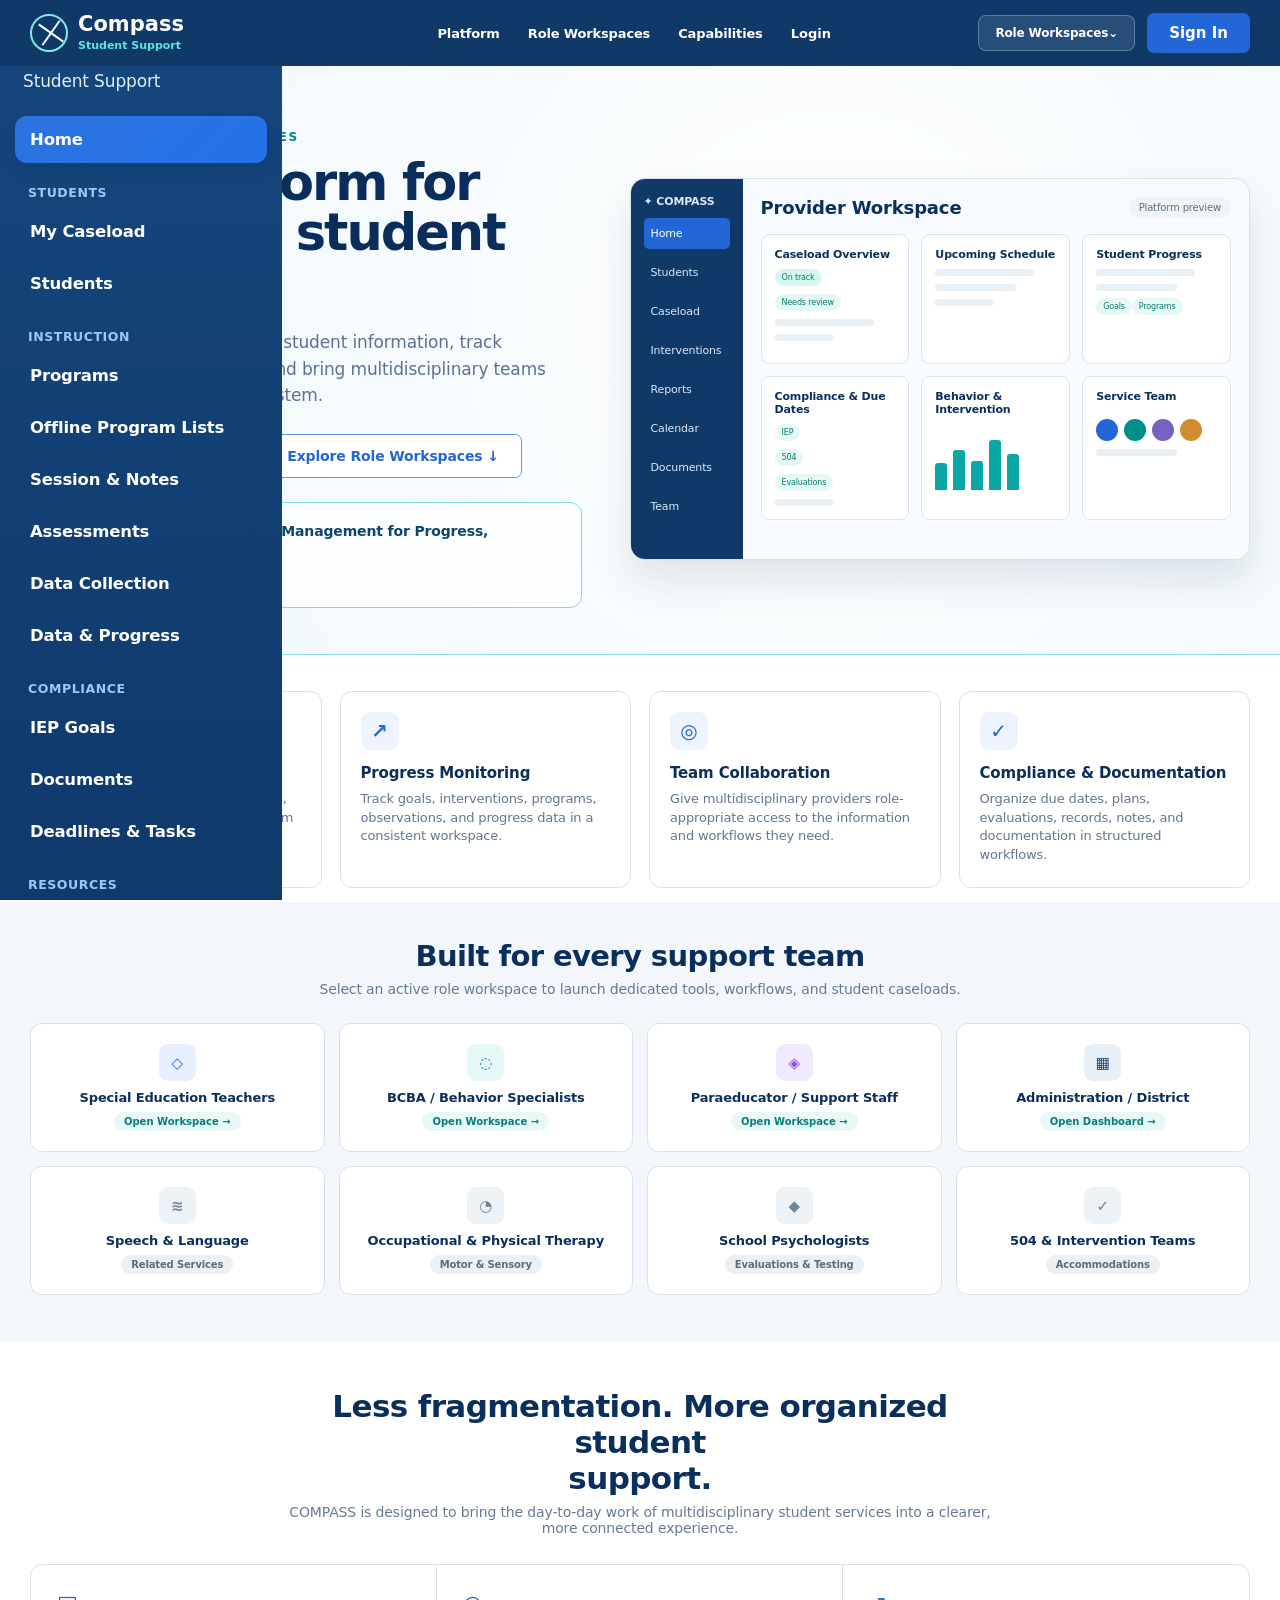
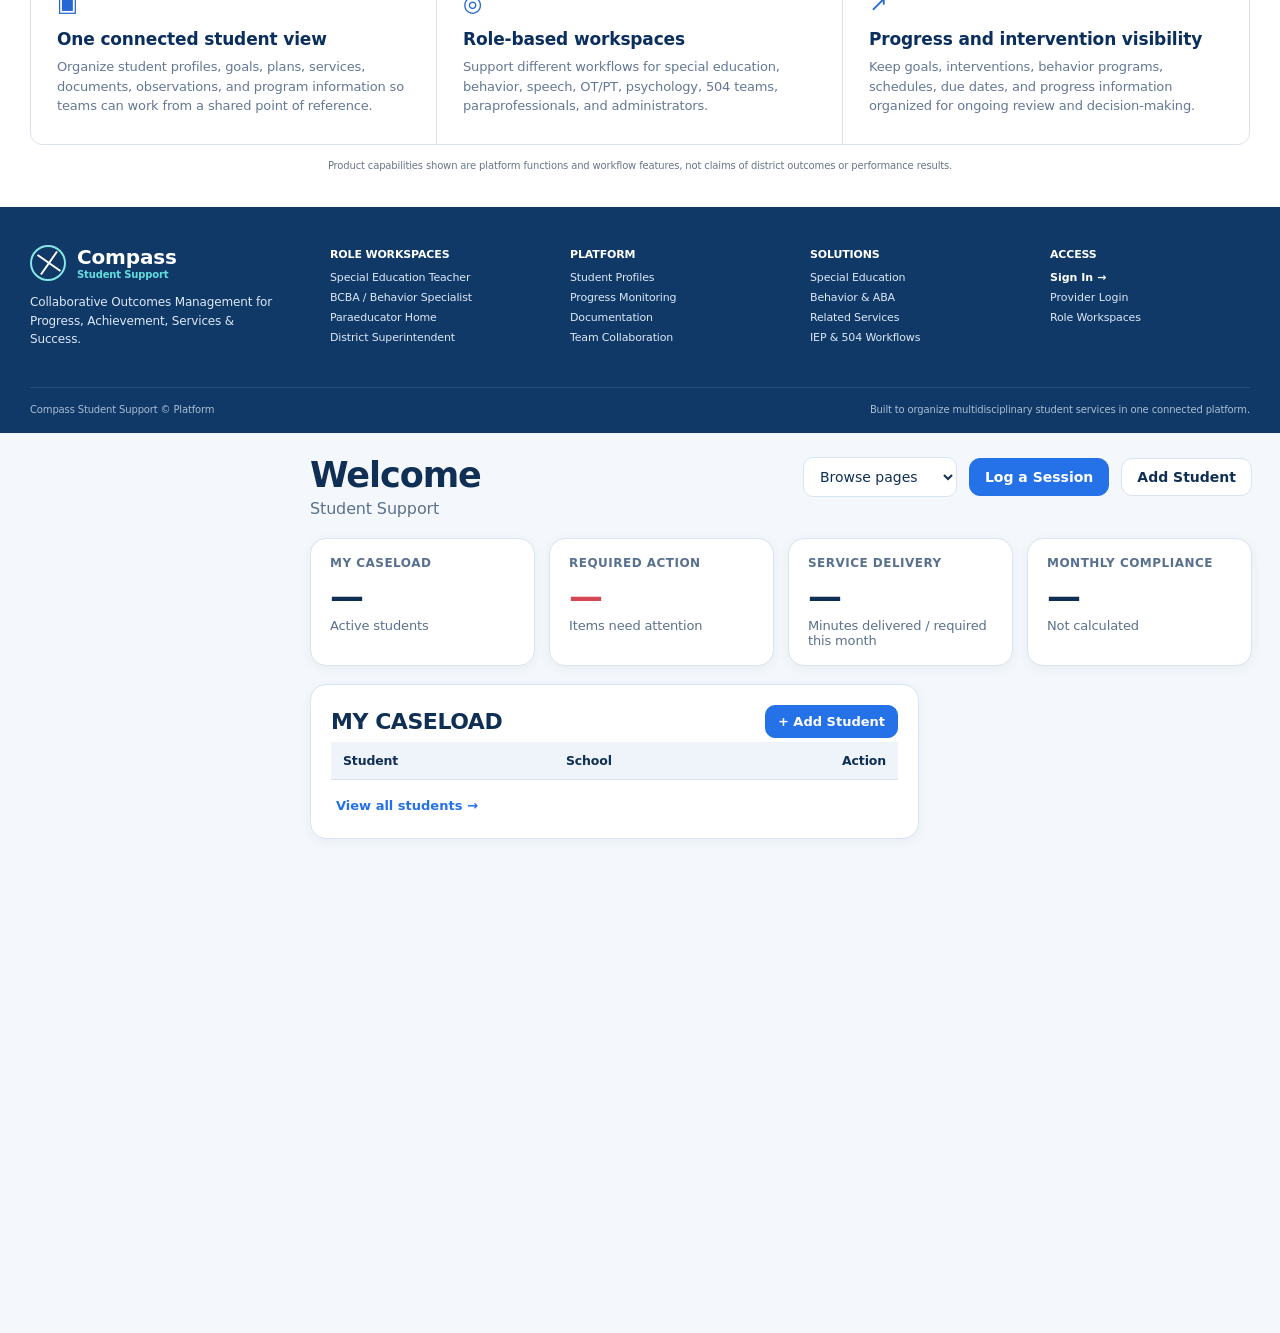
<file: index-base-20261016.html>
<!doctype html>
<html lang="en">
<head>
  <meta charset="utf-8">
  <meta name="viewport" content="width=device-width,initial-scale=1,viewport-fit=cover">
  <meta name="theme-color" content="#0b1727">
  <title>COMPASS</title>
  <style>html,body{height:100%;margin:0;font-family:Arial,Helvetica,sans-serif;background:#f5f8fc;color:#10243a}body{display:grid;place-items:center}.card{max-width:560px;margin:24px;padding:28px 30px;border:1px solid #dbe5ef;border-radius:18px;background:#fff;box-shadow:0 12px 38px rgba(13,34,56,.08);text-align:center}.brand{font-weight:800;letter-spacing:.05em;font-size:24px;margin-bottom:8px}.status{font-size:14px;color:#5f7388;line-height:1.5}.error{color:#9f1d20;font-weight:700}</style>
</head>
<body>
  <main class="card" role="status" aria-live="polite"><div class="brand">COMPASS</div><div class="status" id="status">Opening COMPASS…</div></main>
<script>
(async()=>{
  const VERSION='v20261010-3';
  const BASE_EXPECTED='cf0bda37c623f1599ff73c1a751284946261fa3472b11abe7a4917afe9cd93b0';
  const FILES=["part01.txt","part02.txt","part03.txt","part04a.txt","part04b.txt","part04c.txt","part05.txt","part06.txt","part07.txt","part08a.txt","part08b.txt","part08c.txt","part09a.txt","part09b.txt","part09c.txt","part10a.txt","part10b.txt"];
  const PATCHES=[
    ["<nav class=\"nav\"><button data-page=\"calendar\">Calendar</button><button data-page=\"settings\">Settings</button></nav>","<nav class=\"nav\"><button data-page=\"settings\">Settings</button></nav>","sidebar Calendar"],
    ["<option value=\"data-collection\">Data Collection</option><option value=\"calendar\">Calendar</option>","<option value=\"data-collection\">Data Collection</option>","Browse Calendar"],
    ["                <button class=\"link-btn schedule-calendar-link\" type=\"button\" data-page=\"calendar\">View full calendar →</button>\n","","View full calendar"],
    ["<button id=\"homeCalendarAddEvent\" class=\"btn primary small\" type=\"button\">+ Add Event</button><button class=\"btn small\" type=\"button\" data-page=\"calendar\">Open Calendar</button>","<button id=\"homeCalendarAddEvent\" class=\"btn primary small\" type=\"button\">+ Add Event</button>","Open Calendar"],
    ["<section id=\"page-calendar\" class=\"page\"><div class=\"content calendar-content\"><div class=\"calendar-head\"><div class=\"calendar-controls\"><button id=\"calendarPrev\" class=\"btn primary\" type=\"button\">‹</button><button id=\"calendarNext\" class=\"btn primary\" type=\"button\">›</button><button id=\"calendarToday\" class=\"btn\" type=\"button\">Today</button></div><h1 id=\"calendarTitle\">Calendar</h1><button id=\"addEventBtn\" class=\"btn primary\" type=\"button\">+ Add Event</button></div><div id=\"calendarGrid\" class=\"calendar-grid\"></div></div></section>","","standalone Calendar page"],
    ["function renderCalendar(){renderCalendarInto('calendarTitle','calendarGrid');renderCalendarInto('homeCalendarTitle','homeCalendarGrid');showTodayInHomeCalendar()}","function renderCalendar(){renderCalendarInto('homeCalendarTitle','homeCalendarGrid');showTodayInHomeCalendar()}","calendar renderer"],
    ["function showPage(name,push=true){if(name==='student-search'||name==='student-directory')name='students';","function showPage(name,push=true){if(name==='calendar')name='home';if(name==='student-search'||name==='student-directory')name='students';","Calendar route redirect"],
    ["$('calendarPrev').addEventListener('click',()=>{state.calendarDate=new Date(state.calendarDate.getFullYear(),state.calendarDate.getMonth()-1,1);renderCalendar()});$('calendarNext').addEventListener('click',()=>{state.calendarDate=new Date(state.calendarDate.getFullYear(),state.calendarDate.getMonth()+1,1);renderCalendar()});$('calendarToday').addEventListener('click',()=>{state.calendarDate=new Date();renderCalendar()});$('calendarGrid').addEventListener('dblclick',e=>{const d=e.target.closest('.cal-day');if(d&&!e.target.closest('[data-event-id]'))openEventModal(d.dataset.date)});\n  ","","standalone Calendar listeners"],
    ["$('addEventBtn').addEventListener('click',()=>openEventModal());","","standalone Add Event listener"],
    ["function showPage(name,push=true){if(name==='calendar')name='home';if(name==='student-search'||name==='student-directory')name='students';qsa('.page').forEach(p=>p.classList.remove('active'));const p=$('page-'+name);if(!p)return;p.classList.add('active');qsa('.nav button').forEach(b=>b.classList.toggle('active',b.dataset.page===name));if(push)location.hash=name;$('sidebar').classList.remove('open');window.scrollTo({top:0});if(name==='students')renderDirectory();if(name==='data-collection')loadDataCollection();if(name==='offline-programs')renderOfflinePage();if(name==='home')showTodayInHomeCalendar()}","function showPage(name,push=true){if(name==='calendar')name='home';if(name==='student-search'||name==='student-directory')name='students';const p=$('page-'+name);if(!p)return;const siblings=p.parentElement?Array.from(p.parentElement.children).filter(el=>el.id&&el.id.startsWith('page-')):[];const candidates=new Set([...qsa('.page'),...siblings]);const home=$('page-home');if(home)candidates.add(home);candidates.forEach(page=>{const active=page===p;page.classList.toggle('active',active);page.hidden=!active;if(active){page.style.removeProperty('display')}else{page.style.setProperty('display','none','important')}});document.body.dataset.compassPage=name;document.body.classList.toggle('compass-home-active',name==='home');qsa('.nav button').forEach(b=>b.classList.toggle('active',b.dataset.page===name));if(push)location.hash=name;$('sidebar').classList.remove('open');window.scrollTo({top:0});if(name==='students')renderDirectory();if(name==='data-collection')loadDataCollection();if(name==='offline-programs')renderOfflinePage();if(name==='home')showTodayInHomeCalendar()}","isolated page controller"],
    ["renderChart($('overviewChart'),state.sessions);const a=avgAccuracy(state.sessions);$('overviewProgressLabel').textContent=a==null?'No accuracy data':`Average independent accuracy ${a}%`}\n  function renderChart(el,sessions){","renderGoalAchievement()}\n  function renderGoalAchievement(){const el=$('overviewChart'),label=$('overviewProgressLabel');if(!el||!label)return;\n    const sid=state.currentStudent&&state.currentStudent.id,goals=(Array.isArray(state.goals)?state.goals:[]).filter(g=>!sid||!g.student_id||g.student_id===sid),gid=new Set(goals.map(g=>g.id)),links=(Array.isArray(state.goalLinks)?state.goalLinks:[]).filter(l=>gid.has(l.goal_id)),progs=Array.isArray(state.studentPrograms)?state.studentPrograms:[],sessions=Array.isArray(state.sessions)?state.sessions:[],colors=['#2366d5','#0f9d58','#e8710a','#a142f4','#d93025','#12b5cb'],byAsg=new Map();\n    links.forEach(l=>{const sp=progs.find(x=>x.id===l.student_compass_program_id);if(!sp)return;const cur=byAsg.get(sp.id)||{sp,goals:[]},g=goals.find(x=>x.id===l.goal_id);if(g&&!cur.goals.includes(g))cur.goals.push(g);byAsg.set(sp.id,cur)});\n    if(!byAsg.size){label.textContent='No programs linked to IEP goals';el.innerHTML='<div class=\"chart-empty\">No programs are linked to this student’s IEP goals yet. Use Connect IEP Goals to link a program.</div>';return}\n    const series=[...byAsg.values()].map((x,i)=>{const p=programById(x.sp.program_id),pts=sessions.filter(s=>s.student_compass_program_id===x.sp.id).map(s=>({s,v:accuracy(s),t:new Date(s.ended_at||s.created_at||s.session_date).getTime()})).filter(o=>o.v!=null&&Number.isFinite(o.t)).sort((a,b)=>a.t-b.t);return{name:(p&&p.program_name)||'Program',goals:x.goals,pts,color:colors[i%colors.length]}}),all=series.flatMap(s=>s.pts),avg=all.length?Math.round(all.reduce((t,o)=>t+o.v,0)/all.length):null;\n    label.textContent=avg==null?'No sessions yet for goal-linked programs':`Average independent accuracy ${avg}%`;\n    const legend='<div class=\"goal-chart-legend\" style=\"display:flex;flex-wrap:wrap;gap:6px 18px;justify-content:center;margin-top:10px;font-size:13px;color:#4a6280\">'+series.map(s=>`<span style=\"display:inline-flex;align-items:center;gap:6px\"><span style=\"width:10px;height:10px;border-radius:50%;background:${s.color};flex:none\"></span><b style=\"color:#17365d\">${esc(s.name)}</b>${s.goals.length?' · '+esc(s.goals.map(g=>[g.goal_area,g.title].filter(Boolean).join(': ')).join(', ')):''}<span style=\"color:#7a8ea6\">(${s.pts.length} session${s.pts.length===1?'':'s'})</span></span>`).join('')+'</div>';\n    if(!all.length){el.innerHTML='<div style=\"width:100%;text-align:center\"><div class=\"chart-empty\">No sessions recorded yet for programs linked to IEP goals.</div>'+legend+'</div>';return}\n    const w=900,h=300,pad=42,min=Math.min(...all.map(o=>o.t)),max=Math.max(...all.map(o=>o.t)),x=t=>max===min?w/2:pad+(w-2*pad)*((t-min)/(max-min)),y=v=>h-pad-(h-2*pad)*(Math.max(0,Math.min(100,v))/100),grid=[0,25,50,75,100].map(v=>`<line x1=\"${pad}\" y1=\"${y(v)}\" x2=\"${w-pad}\" y2=\"${y(v)}\" stroke=\"#dbe5ef\"/><text x=\"4\" y=\"${y(v)+5}\" fill=\"#637b98\" font-size=\"13\">${v}%</text>`).join(''),targets=[...new Set(series.flatMap(s=>s.goals.map(g=>Number(g.target_percent))).filter(v=>Number.isFinite(v)&&v>0&&v<=100))],tl=targets.map(v=>`<line x1=\"${pad}\" y1=\"${y(v)}\" x2=\"${w-pad}\" y2=\"${y(v)}\" stroke=\"#15803d\" stroke-width=\"2\" stroke-dasharray=\"6 5\" vector-effect=\"non-scaling-stroke\"/><text x=\"${w-pad}\" y=\"${y(v)-6}\" text-anchor=\"end\" fill=\"#15803d\" font-size=\"12\" font-weight=\"700\">Goal ${v}%</text>`).join(''),lines=series.map(s=>{const poly=s.pts.map(o=>`${x(o.t)},${y(o.v)}`).join(' '),dots=s.pts.map(o=>`<circle cx=\"${x(o.t)}\" cy=\"${y(o.v)}\" r=\"4\" fill=\"${s.color}\"><title>${esc(s.name)} · ${fmtDate(o.s.session_date||o.s.created_at)}: ${o.v}%</title></circle>`).join('');return(s.pts.length>1?`<polyline points=\"${poly}\" fill=\"none\" stroke=\"${s.color}\" stroke-width=\"3\" vector-effect=\"non-scaling-stroke\"/>`:'')+dots}).join('');\n    el.innerHTML=`<div style=\"width:100%\"><svg class=\"chart-svg\" viewBox=\"0 0 ${w} ${h}\" preserveAspectRatio=\"none\">${grid}${tl}${lines}</svg>${legend}</div>`}\n  function renderChart(el,sessions){","IEP goal chart from goal-linked hub programs"]
  ];
  const status=document.getElementById('status');
  let b64='';
  for(let i=0;i<FILES.length;i++){
    const name=FILES[i];
    status.textContent=`Loading COMPASS ${i+1}/${FILES.length}…`;
    const r=await fetch(`./release/${VERSION}/${name}?release=${VERSION}-program-hub-v1`,{cache:'no-store'});
    if(!r.ok)throw new Error(`Release file ${name} failed to load (${r.status})`);
    b64+=(await r.text()).trim();
  }
  const binary=atob(b64),zipped=new Uint8Array(binary.length);
  for(let i=0;i<binary.length;i++)zipped[i]=binary.charCodeAt(i);
  if(typeof DecompressionStream!=='function')throw new Error('This browser cannot open the verified COMPASS release. Please update the browser.');
  const stream=new Blob([zipped]).stream().pipeThrough(new DecompressionStream('gzip'));
  const bytes=new Uint8Array(await new Response(stream).arrayBuffer());
  const hex=async value=>Array.from(new Uint8Array(await crypto.subtle.digest('SHA-256',value)),b=>b.toString(16).padStart(2,'0')).join('');
  if(await hex(bytes)!==BASE_EXPECTED)throw new Error('COMPASS release integrity check failed. Refresh before continuing.');
  let html=new TextDecoder().decode(bytes);
  for(const [from,to,label] of PATCHES){
    const first=html.indexOf(from);
    if(first<0||html.indexOf(from,first+from.length)>=0)throw new Error(`COMPASS page-scope check failed: ${label}`);
    html=html.replace(from,to);
  }
  // COMPASS IEP goal persistence v1
  const profileLoadStart=html.indexOf('async function loadStudentProfile(){');
  const profileLoadEnd=html.indexOf('async function loadTeam()',profileLoadStart);
  if(profileLoadStart<0||profileLoadEnd<0)throw new Error('COMPASS IEP goal persistence check failed: profile loader not found');
  const profileLoadReplacement=`let studentProfileLoadSeq=0;
  async function loadStudentProfile(){
    const s=state.currentStudent;if(!s)return;
    const sid=s.id,seq=++studentProfileLoadSeq;
    const priorPrograms=(Array.isArray(state.studentPrograms)?state.studentPrograms:[]).filter(x=>x.student_id===sid);
    const priorGoals=(Array.isArray(state.goals)?state.goals:[]).filter(x=>x.student_id===sid);
    const priorNotes=(Array.isArray(state.notes)?state.notes:[]).filter(x=>x.student_id===sid);
    const priorDocs=(Array.isArray(state.documents)?state.documents:[]).filter(x=>x.student_id===sid);
    const priorAssessments=(Array.isArray(state.assessments)?state.assessments:[]).filter(x=>x.student_id===sid);
    const priorServices=(Array.isArray(state.services)?state.services:[]).filter(x=>x.student_id===sid);
    const priorLogs=(Array.isArray(state.serviceLogs)?state.serviceLogs:[]).filter(x=>x.student_id===sid);
    const grab=async fn=>{try{return await fn()}catch(error){return{data:null,error}}};
    const take=(r,prior,label)=>{if(r&&r.error){console.warn('COMPASS profile reload failed: '+label,r.error);return prior}return Array.isArray(r?.data)?r.data:prior};
    const [programRes,goalRes,noteRes,docRes,assessmentRes,serviceRes,logRes]=await Promise.all([
      grab(()=>sb.from('student_compass_programs').select('*').eq('student_id',sid).order('display_order')),
      grab(()=>sb.from('student_iep_goals').select('*').eq('student_id',sid).order('created_at',{ascending:false})),
      grab(()=>sb.from('student_notes').select('*').eq('student_id',sid).order('note_date',{ascending:false}).order('created_at',{ascending:false})),
      grab(()=>sb.from('student_documents').select('*').eq('student_id',sid).order('created_at',{ascending:false})),
      grab(()=>sb.from('student_assessments').select('*').eq('student_id',sid).order('updated_at',{ascending:false})),
      grab(()=>sb.from('student_service_requirements').select('*').eq('student_id',sid).eq('active',true).order('service_name')),
      grab(()=>sb.from('service_delivery_logs').select('*').eq('student_id',sid).order('service_date',{ascending:false}).limit(100))
    ]);
    if(seq!==studentProfileLoadSeq||state.currentStudent?.id!==sid)return;
    const programs=take(programRes,priorPrograms,'programs'),goals=take(goalRes,priorGoals,'IEP goals'),notes=take(noteRes,priorNotes,'notes'),docs=take(docRes,priorDocs,'documents'),assessments=take(assessmentRes,priorAssessments,'assessments'),services=take(serviceRes,priorServices,'services'),logs=take(logRes,priorLogs,'service logs');
    Object.assign(state,{studentPrograms:programs,goals,notes,documents:docs,assessments,services,serviceLogs:logs});
    const ids=programs.map(x=>x.id),programIdSet=new Set(ids),priorSessions=(Array.isArray(state.sessions)?state.sessions:[]).filter(x=>programIdSet.has(x.student_compass_program_id));
    const sessionRes=ids.length?await grab(()=>sb.from('compass_program_sessions').select('*').in('student_compass_program_id',ids).order('session_date').order('created_at')):{data:[],error:null};
    if(seq!==studentProfileLoadSeq||state.currentStudent?.id!==sid)return;
    state.sessions=take(sessionRes,priorSessions,'sessions');
    const priorTrialEvents=(Array.isArray(state.trialEvents)?state.trialEvents:[]).filter(x=>programIdSet.has(x.student_compass_program_id));
    async function loadTrialEvents(){
      if(!ids.length)return{data:[],error:null};
      const items=[];for(let offset=0;offset<20000;offset+=1000){
        const result=await grab(()=>sb.from('compass_trial_events')
          .select('session_id,student_compass_program_id,trial_number,trial_type,target_key,target_name,benchmark_key,goal_id,result,prompt_level,behavior_counts,occurred_at')
          .in('student_compass_program_id',ids).order('occurred_at').range(offset,offset+999));
        if(result.error)return result;
        items.push(...(result.data||[]));if(!result.data||result.data.length<1000)break;
      }
      return{data:items,error:null};
    }
    const trialRes=await loadTrialEvents();
    if(seq!==studentProfileLoadSeq||state.currentStudent?.id!==sid)return;
    state.trialEvents=take(trialRes,priorTrialEvents,'individual trial events');
    const gids=goals.map(x=>x.id),goalIdSet=new Set(gids),priorLinks=(Array.isArray(state.goalLinks)?state.goalLinks:[]).filter(x=>goalIdSet.has(x.goal_id));
    const linkRes=gids.length?await grab(()=>sb.from('student_iep_goal_compass_programs').select('*').in('goal_id',gids)):{data:[],error:null};
    if(seq!==studentProfileLoadSeq||state.currentStudent?.id!==sid)return;
    state.goalLinks=take(linkRes,priorLinks,'IEP goal links');
    await loadTeam();
    if(seq!==studentProfileLoadSeq||state.currentStudent?.id!==sid)return;
    renderStudentProfile();
    await loadProgramLists();
  }
  `;
  html=html.slice(0,profileLoadStart)+profileLoadReplacement+html.slice(profileLoadEnd);

  const oldGoalSave=`let id=goal?.id;if(id){const {error}=await sb.from('student_iep_goals').update(payload).eq('id',id);if(error){toast(error.message,'error');return}const {error:de}=await sb.from('student_iep_goal_compass_programs').delete().eq('goal_id',id);if(de){toast(de.message,'error');return}}else{const {data,error}=await sb.from('student_iep_goals').insert(payload).select('id').single();if(error){toast(error.message,'error');return}id=data.id}const sel=qsa('input[name="goalProgram"]:checked',$('goalForm')).map(x=>x.value);if(sel.length){const {error}=await sb.from('student_iep_goal_compass_programs').insert(sel.map(sp=>({goal_id:id,student_compass_program_id:sp})));if(error){toast(error.message,'error');return}}closeModal();toast('IEP goal saved.');await loadStudentProfile();await loadGlobalData()`;
  const newGoalSave=`let id=goal?.id,savedGoal=null;if(id){const {data,error}=await sb.from('student_iep_goals').update(payload).eq('id',id).select('*').single();if(error){toast(error.message,'error');return}savedGoal=data;const {error:de}=await sb.from('student_iep_goal_compass_programs').delete().eq('goal_id',id);if(de){toast(de.message,'error');return}}else{const {data,error}=await sb.from('student_iep_goals').insert(payload).select('*').single();if(error){toast(error.message,'error');return}savedGoal=data;id=data.id}const sel=qsa('input[name="goalProgram"]:checked',$('goalForm')).map(x=>x.value),linkRows=sel.map(sp=>({goal_id:id,student_compass_program_id:sp}));if(linkRows.length){const {error}=await sb.from('student_iep_goal_compass_programs').insert(linkRows);if(error){toast(error.message,'error');return}}closeModal();if(savedGoal&&state.currentStudent?.id===payload.student_id){state.goals=[savedGoal,...(Array.isArray(state.goals)?state.goals:[]).filter(g=>g.id!==id&&g.student_id===payload.student_id)].sort((a,b)=>new Date(b.created_at||0)-new Date(a.created_at||0));state.goalLinks=[...(Array.isArray(state.goalLinks)?state.goalLinks:[]).filter(l=>l.goal_id!==id),...linkRows];renderStudentProfile()}toast('IEP goal saved.');await loadStudentProfile();if(savedGoal&&state.currentStudent?.id===payload.student_id&&!state.goals.some(g=>g.id===id)){state.goals=[savedGoal,...state.goals.filter(g=>g.id!==id)];state.goalLinks=[...state.goalLinks.filter(l=>l.goal_id!==id),...linkRows];renderStudentProfile()}await loadGlobalData()`;
  if(html.split(oldGoalSave).length!==2)throw new Error('COMPASS IEP goal persistence check failed: goal save handler not found exactly once');
  html=html.replace(oldGoalSave,newGoalSave);

  // COMPASS checkbox assign programs v1
  const assignProgramStart=html.indexOf("function openAssignProgram(pre=''){");
  const assignProgramEnd=html.indexOf('function activeStudentProgramsOrdered()',assignProgramStart);
  if(assignProgramStart<0||assignProgramEnd<0)throw new Error('COMPASS checkbox assignment check failed: handler not found');
  const assignProgramReplacement="function openAssignProgram(pre=''){\n  if(!state.currentStudent){toast('Open a student profile first.','error');return}\n  const assigned=new Set(state.studentPrograms.filter(sp=>['active','hold','mastered'].includes(sp.status)).map(sp=>sp.program_id));\n  const available=state.programCatalog.filter(p=>p.active!==false&&!assigned.has(p.id)).sort((a,b)=>String(a.program_name||'').localeCompare(String(b.program_name||'')));\n  const rows=available.map(p=>`<label class=\"assign-program-choice\" data-program-search=\"${esc(((p.program_name||'Program')+' '+programDomain(p)).toLowerCase())}\"><input type=\"checkbox\" name=\"assignProgramChoice\" value=\"${p.id}\"${p.id===pre?' checked':''}><span><strong>${esc(p.program_name||'Program')}</strong><small>${esc(programDomain(p))}</small></span></label>`).join('');\n  openModal('Assign COMPASS Programs',`<form id=\"assignProgramForm\" class=\"form-stack assign-program-form\"><div class=\"assign-program-picker-head\"><div><strong>Select Programs</strong><small>Check one or more programs to assign to this student.</small></div><strong id=\"assignProgramSelectedCount\" class=\"assign-program-selected-count\">0 selected</strong></div>${available.length?'<input id=\"assignProgramSearch\" type=\"search\" placeholder=\"Search available programs\u2026\"><div class=\"assign-program-picker-actions\"><button id=\"assignProgramCheckAll\" class=\"btn small\" type=\"button\">Check All</button><button id=\"assignProgramClear\" class=\"btn small\" type=\"button\">Clear</button></div>':''}<div id=\"assignProgramPicker\" class=\"assign-program-picker\">${rows||'<div class=\"empty-state compact\">All active COMPASS programs are already assigned to this student.</div>'}</div><div class=\"two-col\"><label>Goal %<input id=\"assignProgramGoal\" type=\"number\" min=\"0\" max=\"100\" value=\"80\"></label><label>Trials Per Session<input id=\"assignProgramTrials\" type=\"number\" min=\"1\" max=\"100\"></label></div><button class=\"btn primary assign-program-submit\" type=\"submit\"${available.length?'':' disabled'}>Assign Selected Programs</button></form>`,()=>{\n    document.querySelector('.modal')?.classList.add('assign-program-modal');\n    const checks=()=>qsa('#assignProgramPicker input[name=\"assignProgramChoice\"]');\n    const refreshCount=()=>{const n=checks().filter(c=>c.checked).length,el=$('assignProgramSelectedCount');if(el)el.textContent=n+' selected'};\n    $('assignProgramSearch')?.addEventListener('input',e=>{const q=e.target.value.toLowerCase().trim();qsa('#assignProgramPicker .assign-program-choice').forEach(row=>row.classList.toggle('assign-program-filtered',!!q&&!String(row.dataset.programSearch||'').includes(q)))});\n    $('assignProgramCheckAll')?.addEventListener('click',()=>{checks().filter(c=>!c.closest('.assign-program-filtered')).forEach(c=>c.checked=true);refreshCount()});\n    $('assignProgramClear')?.addEventListener('click',()=>{checks().forEach(c=>c.checked=false);refreshCount()});\n    $('assignProgramPicker')?.addEventListener('change',refreshCount);\n    refreshCount();\n    $('assignProgramForm').addEventListener('submit',async e=>{\n      e.preventDefault();\n      const pids=checks().filter(c=>c.checked).map(c=>c.value);\n      if(!pids.length){toast('Select at least one COMPASS program.','error');return}\n      const visible=state.studentPrograms.filter(x=>x.status!=='archived');\n      const max=Math.max(0,...visible.map(x=>Number(x.display_order||0)));\n      const goal=Number($('assignProgramGoal').value||80),trials=$('assignProgramTrials').value?Number($('assignProgramTrials').value):null;\n      const insertRows=pids.map((pid,i)=>({student_id:state.currentStudent.id,program_id:pid,assigned_by:state.user.id,status:'active',goal_percentage:goal,display_order:max+i+1,trials_per_session:trials}));\n      const {error}=await sb.from('student_compass_programs').insert(insertRows);\n      if(error){toast(error.message,'error');return}\n      closeModal();toast(insertRows.length===1?'COMPASS program assigned.':insertRows.length+' COMPASS programs assigned.');await loadStudentProfile()\n    })\n  })\n}\n";
  html=html.slice(0,assignProgramStart)+assignProgramReplacement+html.slice(assignProgramEnd);
  const assignProgramCss="<style id=\"compass-assign-checkbox-css\">\n.assign-program-modal{width:min(760px,calc(100vw - 28px))!important}\n.assign-program-form{gap:12px!important}\n.assign-program-picker-head{display:flex;justify-content:space-between;gap:12px;align-items:flex-end}\n.assign-program-picker-head small{display:block;color:var(--muted);font-weight:400;margin-top:3px}\n.assign-program-selected-count{white-space:nowrap;font-size:13px;color:var(--muted)}\n.assign-program-picker-actions{display:flex;gap:8px;align-items:center}\n.assign-program-picker{display:grid;gap:7px;max-height:min(48vh,430px);overflow:auto;border:1px solid var(--line);border-radius:12px;padding:8px;background:#f8fbff}\n.assign-program-choice{display:grid!important;grid-template-columns:auto minmax(0,1fr);align-items:center;gap:10px!important;padding:9px 10px;border:1px solid #dbe5ef;border-radius:10px;background:#fff;cursor:pointer}\n.assign-program-choice:hover{border-color:#b9cbe0}\n.assign-program-choice input[type=checkbox]{width:18px!important;height:18px!important;min-width:18px!important;margin:0!important;padding:0!important}\n.assign-program-choice span{min-width:0}\n.assign-program-choice strong,.assign-program-choice small{display:block}\n.assign-program-choice strong{font-size:14px;overflow-wrap:anywhere}\n.assign-program-choice small{color:var(--muted);margin-top:2px}\n.assign-program-filtered{display:none!important}\n@media(max-width:600px){.assign-program-picker-head{align-items:flex-start;flex-direction:column}.assign-program-selected-count{align-self:flex-start}.assign-program-picker{max-height:46vh}.assign-program-modal{width:calc(100vw - 20px)!important}}\n</style>";
  if(!html.includes('id=\"compass-assign-checkbox-css\"')){const assignHeadClose=html.indexOf('</head>');if(assignHeadClose<0)throw new Error('COMPASS checkbox assignment check failed: head not found');html=html.slice(0,assignHeadClose)+assignProgramCss+html.slice(assignHeadClose)}

  const listFnStart=html.indexOf('function openCreateProgramList(list=null){');
  const listFnEnd=html.indexOf('async function archiveProgramList',listFnStart);
  if(listFnStart<0||listFnEnd<0)throw new Error('COMPASS program-list picker check failed: handler not found');
  const programListReplacement="function openCreateProgramList(list=null){\n    if(!state.currentStudent){toast('Open a student first.','error');return}\n    const active=[...state.studentPrograms].filter(sp=>sp.status==='active'&&sp.student_id===state.currentStudent.id).sort((a,b)=>(Number(a.display_order||0)-Number(b.display_order||0))||String(a.id).localeCompare(String(b.id)));\n    const existing=list?new Map(listItems(list.id).map(x=>[x.student_compass_program_id,x.display_order])):new Map();\n    const cards=active.map((sp,i)=>{\n      const p=programById(sp.program_id),checked=existing.has(sp.id),order=existing.get(sp.id)||i+1;\n      return `<label class=\"program-list-check program-library-check\" data-program-search=\"${esc(((p?.program_name||'Program')+' '+programDomain(p)).toLowerCase())}\"><input type=\"checkbox\" name=\"programListProgram\" value=\"${sp.id}\"${checked?' checked':''}><input type=\"number\" name=\"programListOrder-${sp.id}\" min=\"1\" value=\"${order}\" aria-label=\"Order for ${esc(p?.program_name||'Program')}\"><span><strong>${esc(p?.program_name||'Program')}</strong><small>${esc(programDomain(p))}</small></span></label>`;\n    }).join('');\n    openModal(list?'Edit Program List':'Create Program List',`<form id=\"programListForm\" class=\"form-stack program-list-library-form\"><label>List Name<input id=\"programListName\" value=\"${esc(list?.name||'Daily Programs')}\" required></label><div><div class=\"program-list-picker-head\"><div><strong>Select This Student's Programs and Order</strong><p class=\"muted\">Choose from ${esc(studentLabel(state.currentStudent))}'s active assigned programs. Use the order number to set the sequence.</p></div><strong id=\"programListSelectedCount\" class=\"program-list-selected-count\">0 selected</strong></div>${active.length?`<input id=\"programListSearch\" class=\"program-list-search\" type=\"search\" placeholder=\"Search this student's ${active.length} active program${active.length===1?'':'s'}…\"><div class=\"program-list-picker-actions\"><button id=\"programListCheckAll\" class=\"btn small\" type=\"button\">Check All</button><button id=\"programListClearChecks\" class=\"btn small\" type=\"button\">Clear Checks</button></div>`:''}<div id=\"programListPicker\" class=\"program-list-picker\">${cards||'<div class=\"muted\">This student has no active assigned programs. Use <strong>+ Assign Program</strong> first.</div>'}</div></div><button class=\"btn primary\" type=\"submit\"${active.length?'':' disabled'}>${list?'Save List':'Create Program List'}</button></form>`,()=>{\n      document.querySelector('.modal')?.classList.add('program-list-library-modal');\n      const checks=()=>qsa('#programListPicker input[name=\"programListProgram\"]');\n      const refreshCount=()=>{const el=$('programListSelectedCount');if(el)el.textContent=checks().filter(c=>c.checked).length+' selected'};\n      $('programListSearch')?.addEventListener('input',e=>{const q=e.target.value.toLowerCase().trim();qsa('#programListPicker .program-library-check').forEach(row=>row.classList.toggle('program-list-filtered',!!q&&!String(row.dataset.programSearch||'').includes(q)))});\n      $('programListCheckAll')?.addEventListener('click',()=>{checks().forEach(c=>c.checked=true);refreshCount()});\n      $('programListClearChecks')?.addEventListener('click',()=>{checks().forEach(c=>c.checked=false);refreshCount()});\n      $('programListPicker')?.addEventListener('change',refreshCount);\n      refreshCount();\n      $('programListForm').addEventListener('submit',async e=>{\n        e.preventDefault();\n        const selected=checks().filter(c=>c.checked).map((c,index)=>({id:c.value,order:Number(document.querySelector(`[name=\"programListOrder-${c.value}\"]`)?.value||999),index})).sort((a,b)=>(a.order-b.order)||(a.index-b.index));\n        if(!selected.length){toast('Select at least one program.','error');return}\n        let listId=list?.id;\n        if(listId){\n          const {error}=await sb.from('student_program_lists').update({name:$('programListName').value.trim(),updated_at:new Date().toISOString()}).eq('id',listId).eq('student_id',state.currentStudent.id);\n          if(error){toast(error.message,'error');return}\n          const {error:de}=await sb.from('student_program_list_items').delete().eq('list_id',listId);\n          if(de){toast(de.message,'error');return}\n        }else{\n          const {data,error}=await sb.from('student_program_lists').insert({student_id:state.currentStudent.id,name:$('programListName').value.trim(),created_by:state.user.id,status:'active'}).select('*').single();\n          if(error){toast(error.message,'error');return}\n          listId=data.id\n        }\n        const rows=selected.map((x,i)=>({list_id:listId,student_compass_program_id:x.id,display_order:i+1}));\n        const {error:itemErr}=await sb.from('student_program_list_items').insert(rows);\n        if(itemErr){toast(itemErr.message,'error');return}\n        await idbDelete('lists',listId).catch(()=>{});\n        closeModal();toast(list?'Program List updated.':'Program List created.');\n        await loadProgramLists()\n      })\n    })\n  }\n  ";
  html=html.slice(0,listFnStart)+programListReplacement+html.slice(listFnEnd);

  const assignedHead='<div class="button-row program-admin-actions"><button class="btn small" data-action="edit-programs" type="button">Edit Programs</button><button class="btn primary small assign-program-compact" data-action="assign-program" type="button">+ Assign Program</button></div>';
  const assignedHeadReplacement='<div class="button-row program-admin-actions"><button id="runStudentProgramsBtn" class="btn primary small" type="button">Run Programs</button><button class="btn small" data-action="edit-programs" type="button">Edit Programs</button><button class="btn primary small assign-program-compact" data-action="assign-program" type="button">+ Assign Program</button></div>';
  if(!html.includes(assignedHead))throw new Error('COMPASS Program Hub check failed: Assigned Programs header not found');
  html=html.replace(assignedHead,assignedHeadReplacement);

  const runnerStart=html.indexOf('function openRunner(spid,token,name){');
  const runnerEnd=html.indexOf('function closeRunner()',runnerStart);
  if(runnerStart<0||runnerEnd<0)throw new Error('COMPASS runtime render check failed');
  const runtimeReplacement="async function loadRuntimeHtml(spid,token){const u=`${cfg.SUPABASE_URL}/functions/v1/compass-student-program-runtime?assignment_id=${encodeURIComponent(spid)}&token=${encodeURIComponent(token)}&staff_id=${encodeURIComponent(state.user?.id||'')}`;const r=await fetch(u,{cache:'no-store'}),t=await r.text();if(!r.ok)throw new Error('Program runtime failed ('+r.status+')');let h=t;try{const j=JSON.parse(t);h=typeof j==='string'?j:(j.html||j.runner_html||j.data?.html||j.body||t)}catch{}return h}function openStudentProgramHub(assignmentId=''){if(!state.currentStudent){toast('Open a student first.','error');return}const q=new URLSearchParams({student_id:state.currentStudent.id});if(assignmentId)q.set('assignment_id',assignmentId);const w=window.open('./program-hub.html?'+q.toString(),'_blank','noopener');if(!w)toast('Allow pop-ups for COMPASS to open the Program Hub.','error')}async function openRunner(spid,token,name){if(!token){toast('This assigned program does not have a runtime token.','error');return}$('runnerTitle').textContent=name||'Program Runner';$('runnerBackdrop').classList.remove('hidden');$('runnerFrame').removeAttribute('src');$('runnerFrame').srcdoc='<p style=\"font-family:Arial;padding:24px\">Loading program…</p>';try{$('runnerFrame').srcdoc=await loadRuntimeHtml(spid,token)}catch(e){console.error(e);toast(e.message||'Program could not open.','error')}}\n  ";
  html=html.slice(0,runnerStart)+runtimeReplacement+html.slice(runnerEnd);

  const singleRun="const run=e.target.closest('[data-run-program]');if(run){const sp=state.studentPrograms.find(x=>x.id===run.dataset.runProgram),p=programById(sp?.program_id);if(sp)openRunner(sp.id,sp.view_token,p?.program_name);return}";
  const singleRunReplacement="const run=e.target.closest('[data-run-program]');if(run){const sp=state.studentPrograms.find(x=>x.id===run.dataset.runProgram);if(sp)openStudentProgramHub(sp.id);return}";
  if(!html.includes(singleRun))throw new Error('COMPASS Program Hub check failed: assigned-program Run handler not found');
  html=html.replace(singleRun,singleRunReplacement);

  const editListener="$('editStudentBtn').addEventListener('click',openEditStudent);";
  if(!html.includes(editListener))throw new Error('COMPASS Program Hub check failed: student action listeners not found');
  html=html.replace(editListener,editListener+"$('runStudentProgramsBtn')?.addEventListener('click',()=>openStudentProgramHub());");

  const listRunStart=html.indexOf('async function runCurrentProgramListItem(){');
  const listRunEnd=html.indexOf('async function advanceProgramList(){',listRunStart);
  if(listRunStart>=0&&listRunEnd>listRunStart){
    let listRun=html.slice(listRunStart,listRunEnd);
    listRun=listRun.replace("$('runnerFrame').src=`${cfg.SUPABASE_URL}/functions/v1/compass-student-program-runtime?assignment_id=${encodeURIComponent(sp.id)}&token=${encodeURIComponent(sp.view_token)}&staff_id=${encodeURIComponent(state.user?.id||'')}`","await loadRuntimeHtml(sp.id,sp.view_token).then(h=>{$('runnerFrame').removeAttribute('src');$('runnerFrame').srcdoc=h})");
    html=html.slice(0,listRunStart)+listRun+html.slice(listRunEnd)
  }
  const nextBridgeNeedle="window.addEventListener('message',async e=>{";
  const nextBridgeAt=html.indexOf(nextBridgeNeedle);
  if(nextBridgeAt<0||html.indexOf(nextBridgeNeedle,nextBridgeAt+nextBridgeNeedle.length)>=0)throw new Error('COMPASS Next Program bridge check failed');
  html=html.replace(nextBridgeNeedle,"window.addEventListener('message',async e=>{if(e.source===$('runnerFrame')?.contentWindow&&e.data?.type==='compass-program-session-saved'){try{await loadStudentProfile()}catch(syncErr){console.warn('COMPASS goal and progress refresh deferred',syncErr)}return}if(e.source===$('runnerFrame')?.contentWindow&&e.data?.type==='compass-next-program'){if(state.activeProgramListRun){await advanceProgramList()}else{toast('Next Program is available when a Program List is running.','error')}return}");
  const scopeStyle='<style id="compass-page-isolation-scope">[id^="page-"][hidden]{display:none!important}body[data-compass-page]:not([data-compass-page="home"]) #page-home{display:none!important}#page-home:not(.active) .home-schedule-card,#page-home:not(.active) .home-calendar-card,body:not(.compass-home-active) .home-schedule-card,body:not(.compass-home-active) .home-calendar-card{display:none!important}</style>';
  const programListStyle="<style id=\"compass-program-list-library-picker\">\n.program-list-library-modal{width:min(940px,94vw)!important}\n.program-list-library-modal .modal-body{padding:18px 20px!important;overflow:hidden!important}\n.program-list-library-form{max-height:calc(90vh - 92px);min-height:0}\n.program-list-picker-head{display:flex;align-items:flex-start;justify-content:space-between;gap:16px}\n.program-list-picker-head p{margin:4px 0 0}\n.program-list-selected-count{white-space:nowrap;color:var(--blue);font-size:13px}\n.program-list-search{width:100%;margin:10px 0 8px}\n.program-list-picker-actions{display:flex;gap:8px;flex-wrap:wrap;margin-bottom:8px}\n.program-list-picker{display:grid;grid-template-columns:repeat(2,minmax(0,1fr));gap:8px;max-height:430px;overflow-y:auto;overflow-x:hidden;scrollbar-gutter:stable;padding:8px;border:1px solid var(--line);border-radius:12px;background:#f7faff}\n.program-list-picker .program-list-check{grid-template-columns:auto 54px minmax(0,1fr);background:#fff;min-width:0;margin:0}\n.program-list-picker .program-list-check input[type=checkbox]{width:18px;height:18px;margin:0}\n.program-list-picker .program-list-check input[type=number]{width:54px}\n.program-list-picker .program-list-check span{min-width:0}\n.program-list-picker .program-list-check strong{display:block;white-space:nowrap;overflow:hidden;text-overflow:ellipsis}\n.program-list-picker .program-list-check small{white-space:nowrap;overflow:hidden;text-overflow:ellipsis}\n.program-list-filtered{display:none!important}\n@media(max-width:760px){.program-list-library-modal{width:min(680px,96vw)!important}.program-list-picker{grid-template-columns:1fr;max-height:55vh}.program-list-picker-head{flex-direction:column;gap:6px}}\n</style>";
  const headClose=html.indexOf('</head>');
  if(headClose<0)throw new Error('COMPASS page-scope check failed: document head');
  html=html.slice(0,headClose)+scopeStyle+programListStyle+html.slice(headClose);
  if(html.includes('id="page-calendar"'))throw new Error('COMPASS page-scope check failed: Calendar page still present');
  if(!html.includes("document.body.dataset.compassPage=name"))throw new Error('COMPASS page-scope check failed: route ownership');
  if(!html.includes("page.style.setProperty('display','none','important')"))throw new Error('COMPASS page-scope check failed: inactive page visibility');
  if(!html.includes('id="compass-page-isolation-scope"'))throw new Error('COMPASS page-scope check failed: isolation CSS');
  if(!html.includes('id="compass-program-list-library-picker"'))throw new Error('COMPASS program-list picker check failed: style missing');
  if(!html.includes('program-list-library-modal'))throw new Error('COMPASS program-list picker check failed: modal missing');
  if(!html.includes("sp.student_id===state.currentStudent.id"))throw new Error('COMPASS student-program scope check failed');
  if(!html.includes('loadRuntimeHtml'))throw new Error('COMPASS runtime render check failed');
  if(!html.includes('openStudentProgramHub'))throw new Error('COMPASS Program Hub check failed: launcher missing');
  if(!html.includes('id="runStudentProgramsBtn"'))throw new Error('COMPASS Program Hub check failed: Run Programs button missing');
  if(!html.includes("e.data?.type==='compass-next-program'"))throw new Error('COMPASS Next Program bridge check failed: listener missing');
  // Scoped COMPASS Programs status enhancement — no extra auth client or observer.
  // Fail open: if a release source marker changes, preserve the original login and application.
  try {
    const compassHoldSteps=[["  function renderProgramLibrary(){","  \n  /* Program status control scoped to the existing Compass program library. */\n  function compassCatalogHeld(p){return !!p&&p.program_status==='on_hold'}\n  function compassEnsureHoldFab(){\n    const root=$('page-programs');if(!root)return;\n    const filter=$('programStatusFilter');\n    if(filter&&!filter.querySelector('option[value=\"on_hold\"]'))filter.add(new Option('On Hold','on_hold'));\n    if(state.profile?.role!=='platform_admin'||$('compassHoldEditFab'))return;\n    if(!$('compassHoldStyle')){\n      const style=document.createElement('style');style.id='compassHoldStyle';\n      style.textContent='#page-programs .compass-hold-fab{position:fixed;bottom:24px;right:24px;z-index:15;min-height:48px;padding:12px 18px;border-radius:11px;background:#1969d4;color:#fff;border:1px solid #0e53a9;box-shadow:0 5px 19px #102a4d36;font-weight:800;cursor:pointer}#page-programs .compass-hold-chip{background:#fde4e6!important;color:#ad1c2c!important;border:1px solid #efc3c8}#page-programs button:disabled{cursor:not-allowed;opacity:.55}#modal .compass-hold-editor{max-height:65vh;overflow:auto;border:1px solid #dce7f2;border-radius:9px}#modal .compass-hold-row{display:grid;grid-template-columns:minmax(0,1fr) 132px;align-items:center;gap:12px;padding:10px 13px;border-bottom:1px solid #e5edf6}#modal .compass-hold-row strong{font-size:12px}#modal .compass-hold-row select{width:100%;min-height:40px;padding:8px;border:1px solid #cbdbe9;border-radius:8px}#modal .compass-hold-filter{width:100%;min-height:44px;border:1px solid #cbdbe9;border-radius:9px;padding:10px;margin:6px 0 10px}#modal .compass-hold-actions{display:flex;justify-content:flex-end;gap:8px;margin-top:13px}';\n      document.head.appendChild(style);\n    }\n    const btn=document.createElement('button');btn.id='compassHoldEditFab';\n    btn.className='compass-hold-fab';btn.type='button';btn.textContent='✎ Edit Programs';\n    btn.onclick=compassOpenHoldEditor;root.appendChild(btn);\n  }\n  function compassOpenHoldEditor(){\n    if(state.profile?.role!=='platform_admin')return;\n    const pending=new Map();\n    const rows=state.programCatalog.slice().sort((a,b)=>String(a.program_name||'').localeCompare(String(b.program_name||'')))\n      .map(p=>'<div class=\"compass-hold-row\" data-hold-search=\"'+esc(String(p.program_name||'').toLowerCase())+'\"><strong>'+esc(p.program_name||'Program')+'</strong><select aria-label=\"Status for '+esc(p.program_name||'Program')+'\" data-hold-code=\"'+esc(p.program_code)+'\"><option value=\"active\"'+(!compassCatalogHeld(p)?' selected':'')+'>Active</option><option value=\"on_hold\"'+(compassCatalogHeld(p)?' selected':'')+'>On Hold</option></select></div>').join('');\n    openModal('Edit Programs','<p class=\"muted\">Only Platform Admin may open a held program. Changing status does not delete student data.</p><input id=\"compassHoldSearch\" class=\"compass-hold-filter\" type=\"search\" placeholder=\"Search programs...\" aria-label=\"Search programs\"><div class=\"compass-hold-editor\" id=\"compassHoldRows\">'+rows+'</div><div class=\"compass-hold-actions\"><button type=\"button\" id=\"compassHoldCancel\" class=\"btn\">Cancel</button><button type=\"button\" id=\"compassHoldSave\" class=\"btn primary\" disabled>Save Changes</button></div>',()=>{\n      const modal=document.querySelector('.modal');if(modal)modal.style.width='min(850px,calc(100vw - 28px))';\n      $('compassHoldCancel').onclick=closeModal;\n      $('compassHoldSearch').oninput=e=>{const q=String(e.target.value||'').toLowerCase().trim();qsa('#compassHoldRows [data-hold-search]').forEach(row=>{row.hidden=!!q&&!row.dataset.holdSearch.includes(q)})};\n      $('compassHoldRows').onchange=e=>{\n        const sel=e.target.closest('[data-hold-code]');if(!sel)return;\n        const p=state.programCatalog.find(x=>x.program_code===sel.dataset.holdCode);if(!p)return;\n        if(sel.value===(compassCatalogHeld(p)?'on_hold':'active'))pending.delete(p.program_code);\n        else pending.set(p.program_code,sel.value);\n        $('compassHoldSave').disabled=!pending.size;\n      };\n      $('compassHoldSave').onclick=async()=>{\n        if(!pending.size)return;\n        const btn=$('compassHoldSave');btn.disabled=true;btn.textContent='Saving...';\n        const updates=[...pending].map(([program_code,status])=>({program_code,status}));\n        const {data,error}=await sb.rpc('compass_admin_set_program_statuses',{p_updates:updates});\n        if(error||!data?.ok){toast(error?.message||'Program status could not be saved.','error');btn.textContent='Save Changes';btn.disabled=false;return}\n        for(const {program_code,status} of updates){\n          const p=state.programCatalog.find(x=>x.program_code===program_code);if(p)p.program_status=status;\n        }\n        closeModal();renderProgramLibrary();toast(updates.length+' program status'+(updates.length===1?'':'es')+' updated.','success');\n      };\n    });\n  }\n\n  function renderProgramLibrary(){compassEnsureHoldFab();"],["state.programCatalog.filter(p=>p.active!==false).length+' active'","state.programCatalog.filter(p=>p.active!==false&&!compassCatalogHeld(p)).length+' active'"],["$('programActive').textContent=state.programCatalog.filter(p=>p.active!==false).length","$('programActive').textContent=state.programCatalog.filter(p=>p.active!==false&&!compassCatalogHeld(p)).length"],["(!status||(status==='active'?p.active!==false:p.active===false))","(!status||(status==='on_hold'?compassCatalogHeld(p):status==='active'?(p.active!==false&&!compassCatalogHeld(p)):p.active===false))"],["${p.active!==false?'<span class=\"status-chip\">Active</span>':'<span class=\"muted\">Inactive</span>'}","${compassCatalogHeld(p)?'<span class=\"status-chip compass-hold-chip\">On Hold</span>':p.active!==false?'<span class=\"status-chip\">Active</span>':'<span class=\"muted\">Inactive</span>'}"],["data-open-library-program=\"${p.id}\" title=\"Open ${esc(p.program_name)}\"","data-open-library-program=\"${p.id}\" ${compassCatalogHeld(p)&&state.profile?.role!=='platform_admin'?'disabled aria-disabled=\"true\"':''} title=\"Open ${esc(p.program_name)}\""],["<td><button class=\"btn small\" type=\"button\" data-program-details=\"${p.id}\">Open</button></td>","<td>${compassCatalogHeld(p)&&state.profile?.role!=='platform_admin'?'<button class=\"btn small\" disabled aria-disabled=\"true\">On Hold</button>':'<button class=\"btn small\" type=\"button\" data-program-details=\"'+p.id+'\">Open</button>'}</td>"],["function openProgramDetails(id){const p=state.programCatalog.find(x=>x.id===id);if(!p)return;","function openProgramDetails(id){const p=state.programCatalog.find(x=>x.id===id);if(!p)return;if(compassCatalogHeld(p)&&state.profile?.role!=='platform_admin')return;"],["async function openCatalogProgram(id){const p=state.programCatalog.find(x=>x.id===id);if(!p)return;","async function openCatalogProgram(id){const p=state.programCatalog.find(x=>x.id===id);if(!p)return;if(compassCatalogHeld(p)&&state.profile?.role!=='platform_admin'){toast('On Hold — only Platform Admin can open this program.','error');return;}"],["const response=await fetch(url,{cache:'no-store'});const payload=await response.json().catch(()=>null);","const {data:{session:catalogSession}}=await sb.auth.getSession();const response=await fetch(url,{cache:'no-store',headers:catalogSession?.access_token?{'Authorization':'Bearer '+catalogSession.access_token}:{}});const payload=await response.json().catch(()=>null);"],["function openLibraryAssign(){const students=state.caseloadStudents,pOpts=state.programCatalog.filter(p=>p.active!==false)","function openLibraryAssign(){const students=state.caseloadStudents,pOpts=state.programCatalog.filter(p=>p.active!==false&&!compassCatalogHeld(p))"]];
    const mismatch=compassHoldSteps.find(([needle])=>html.split(needle).length!==2);
    if(mismatch)console.warn('COMPASS Programs status enhancer skipped for this release (anchor not unique).',mismatch[0].slice(0,90));
    else for(const [needle,value] of compassHoldSteps)html=html.replace(needle,value);
  }catch(holdError){console.warn('COMPASS Programs status enhancer disabled safely',holdError);}
  document.open();document.write(html);document.close();
})().catch(err=>{console.error(err);const status=document.getElementById('status');if(status){status.className='status error';status.textContent=err&&err.message?err.message:'COMPASS could not be opened safely. Refresh and try again.';}});
</script>
</body>
</html>
</file>
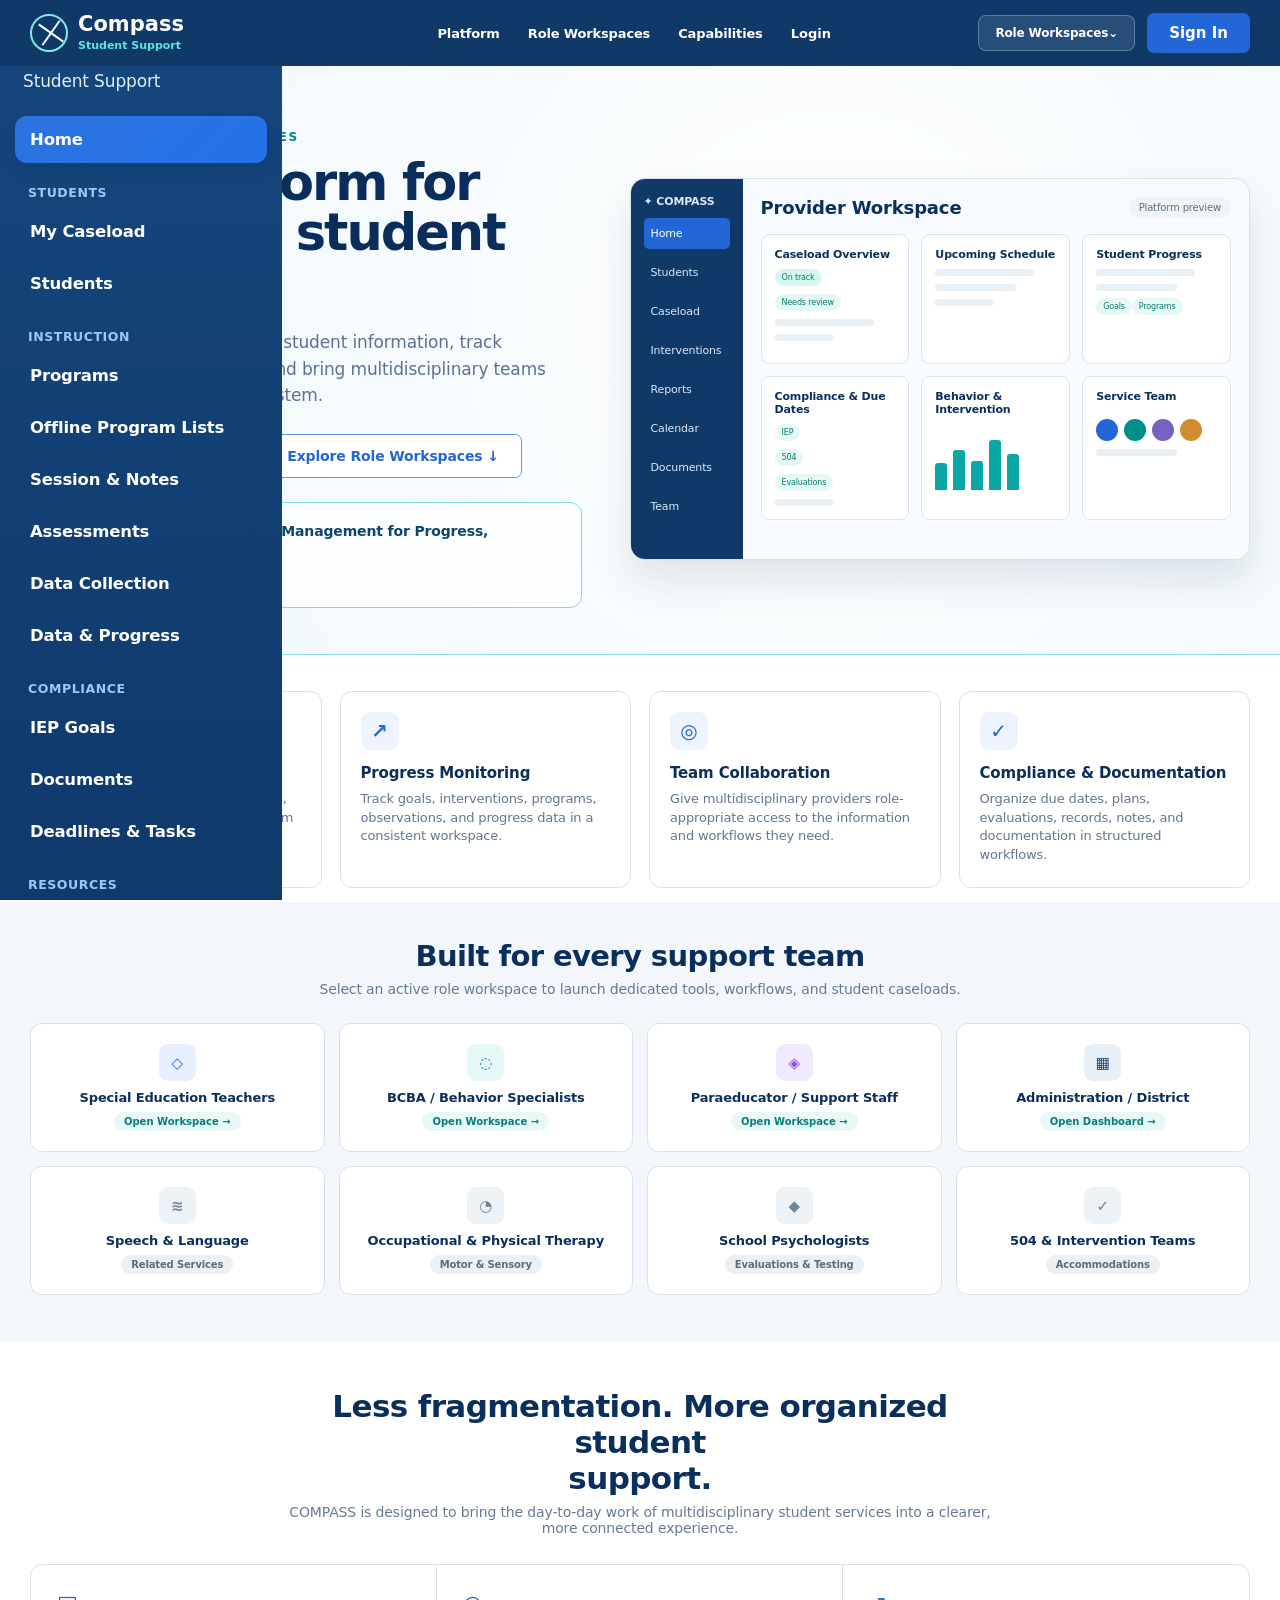
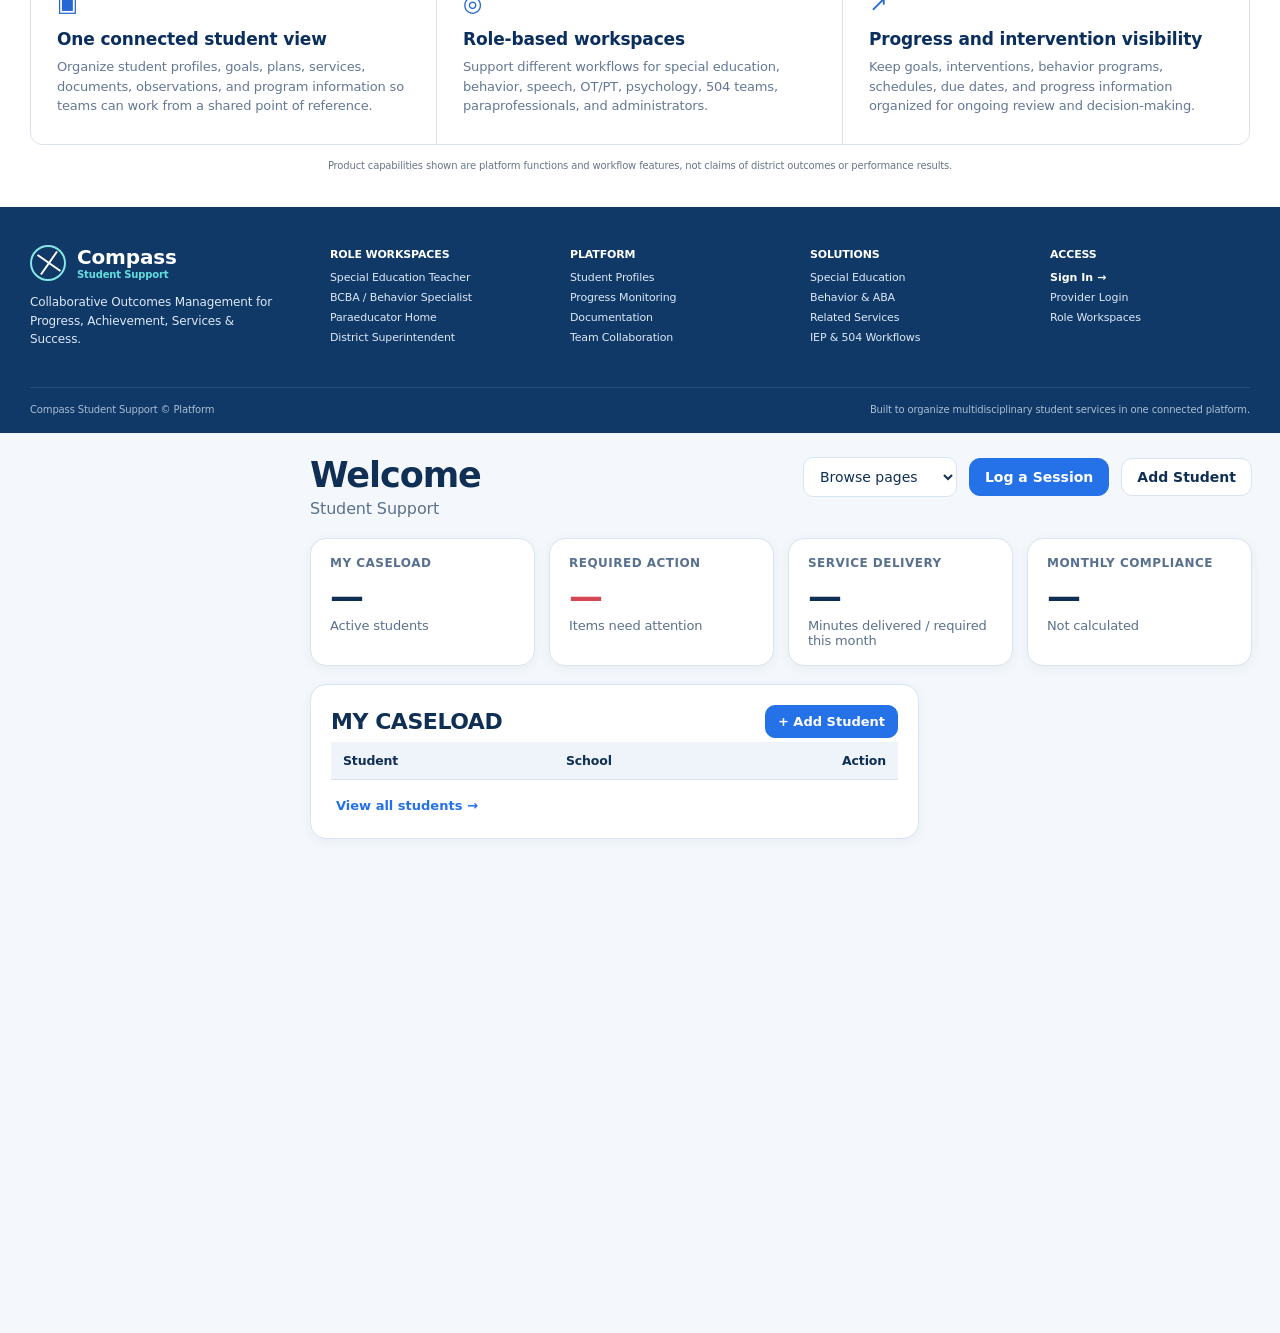
<file: index-profile-charts-v5-20261017.html>
<!doctype html>
<html lang="en">
<head>
  <meta charset="utf-8">
  <meta name="viewport" content="width=device-width,initial-scale=1,viewport-fit=cover">
  <meta name="theme-color" content="#0b1727">
  <title>COMPASS</title>
  <style>html,body{height:100%;margin:0;font-family:Arial,Helvetica,sans-serif;background:#f5f8fc;color:#10243a}body{display:grid;place-items:center}.card{max-width:560px;margin:24px;padding:28px 30px;border:1px solid #dbe5ef;border-radius:18px;background:#fff;box-shadow:0 12px 38px rgba(13,34,56,.08);text-align:center}.brand{font-weight:800;letter-spacing:.05em;font-size:24px;margin-bottom:8px}.status{font-size:14px;color:#5f7388;line-height:1.5}.error{color:#9f1d20;font-weight:700}</style>
</head>
<body>
  <main class="card" role="status" aria-live="polite"><div class="brand">COMPASS</div><div class="status" id="status">Opening COMPASS…</div></main>

<script type="text/plain" id="compassGoalChartPatch">
  // COMPASS Student Profile charts v5: Overview = IEP goals once + behavior rate; Graphs and Charts = program detail + behavior.
  const profileEnhancementCss=`<style id="compassProfileGoalChartV5">
    .compass-profile-four-card-row{display:grid!important;grid-template-columns:repeat(4,minmax(0,1fr))!important;gap:14px!important;align-items:stretch!important;width:100%!important}
    .compass-profile-four-card-row>*{min-width:0!important;width:auto!important;max-width:none!important;margin-left:0!important;margin-right:0!important}
    .compass-profile-four-card-row .card,.compass-profile-four-card-row [class*="card"]{min-width:0!important;max-width:none!important}
    .compass-goal-chart-card,.compass-program-chart-card{grid-column:1/-1!important;width:100%!important;max-width:none!important;min-width:0!important}
    #overviewChart,#compassProgramChart{width:100%!important;max-width:none!important;min-height:470px!important;overflow:visible!important}
    .compass-chart-scroll{width:100%;overflow-x:auto;overflow-y:hidden;padding:2px 2px 14px;scrollbar-gutter:stable}
    .compass-chart-scroll svg{display:block;max-width:none!important}
    .compass-chart-note{font-size:12px;color:#637b98;text-align:center;margin:8px 0 0;line-height:1.45}
    .compass-chart-table{width:100%;border-collapse:collapse;margin-top:12px;font-size:12px;color:#17365d}
    .compass-chart-table th,.compass-chart-table td{border-top:1px solid #e2e9f2;padding:8px 10px;text-align:left;vertical-align:top;white-space:nowrap}
    .compass-chart-table th{font-size:11px;text-transform:uppercase;letter-spacing:.03em;color:#637b98;background:#f7f9fc;position:sticky;top:0}
    .compass-chart-table td:first-child{white-space:normal;min-width:200px;font-weight:700}
    .compass-chart-table-wrap{max-height:300px;overflow:auto;border:1px solid #e2e9f2;border-radius:10px;margin-top:12px}
    .compass-graphs-charts-pane{width:100%;max-width:none;padding:0;margin:0}
    .compass-graphs-charts-pane>.card{max-width:none!important;margin-left:0!important;margin-right:0!important}
    .compass-graphs-tab-fallback{display:inline-flex;align-items:center;justify-content:center;border:1px solid #cfd9e6;background:#fff;color:#17365d;border-radius:9px;padding:9px 14px;font-weight:700;cursor:pointer;margin-left:6px}
    @media(max-width:1100px){.compass-profile-four-card-row{grid-template-columns:repeat(2,minmax(0,1fr))!important}}
    @media(max-width:640px){.compass-profile-four-card-row{grid-template-columns:1fr!important}#overviewChart,#compassProgramChart{min-height:430px!important}}
  </style>`;
  if(!html.includes('id="compassProfileGoalChartV5"'))html=html.replace('</head>',profileEnhancementCss+'</head>');

  const goalChartStart=html.indexOf('function renderGoalAchievement(){');
  const goalChartEnd=html.indexOf('function renderChart(el,sessions){',goalChartStart);
  if(goalChartStart<0||goalChartEnd<0)throw new Error('COMPASS IEP goal chart style check failed');
  const goalChartReplacement=`function compassProfileRoot(){return $('page-student-profile')||$('page-student')||$('studentProfile')||document}
  function compassProfileCardFromHeading(root,label){
    const target=String(label||'').trim().toLowerCase();
    const nodes=Array.from(root.querySelectorAll('h1,h2,h3,h4,h5,.card-title,.panel-title,.section-title,strong,b'));
    const heading=nodes.find(function(node){return String(node.textContent||'').replace(/\\s+/g,' ').trim().toLowerCase()===target});
    if(!heading)return null;
    let node=heading;
    while(node&&node!==root){const cls=String(node.className||'');if(/card|panel|tile/i.test(cls))return node;node=node.parentElement}
    return heading.parentElement;
  }
  function compassDirectChild(ancestor,node){let cur=node;while(cur&&cur.parentElement&&cur.parentElement!==ancestor)cur=cur.parentElement;return cur&&cur.parentElement===ancestor?cur:null}
  function compassFitProfileSummaryCards(){
    const root=compassProfileRoot(),docsCard=compassProfileCardFromHeading(root,'Documents'),goalCard=compassProfileCardFromHeading(root,'Goal Snapshot');
    if(!docsCard||!goalCard||docsCard===goalCard)return;
    let row=docsCard.parentElement,best=null;
    while(row&&row!==root&&row!==document.body){const docsUnit=compassDirectChild(row,docsCard),count=row.children?row.children.length:0;if(docsUnit&&count>=3&&count<=5){best=row;break}row=row.parentElement}
    if(!best)best=docsCard.parentElement;if(!best)return;
    let goalUnit=goalCard,originalParent=goalCard.parentElement;if(originalParent&&originalParent!==best&&originalParent.children.length===1&&originalParent!==root)goalUnit=originalParent;
    if(!best.contains(goalCard))best.appendChild(goalUnit);best.classList.add('compass-profile-four-card-row');
    Array.from(best.children).slice(0,4).forEach(function(child){child.style.minWidth='0';child.style.maxWidth='none';child.style.width='auto'});
  }
  function compassExpandOverviewChart(){const el=$('overviewChart');if(!el)return;const card=el.closest('.card,.panel,[class*=card],[class*=panel]');if(card){card.classList.add('compass-goal-chart-card');card.style.maxWidth='none';card.style.width='100%';card.style.gridColumn='1 / -1'}}
  function compassOverviewPanel(root,overviewButton){
    if(overviewButton){const controlled=overviewButton.getAttribute('aria-controls');if(controlled){const p=document.getElementById(controlled);if(p)return p}
      const vals=['data-target','data-bs-target','data-tab','data-section','data-view'].map(function(a){return overviewButton.getAttribute(a)}).filter(Boolean);
      for(const raw of vals){const v=String(raw).replace(/^#/,'');for(const id of [v,'tab-'+v,v+'-tab','profile-'+v,'student-'+v]){const p=document.getElementById(id);if(p)return p}}
    }
    const chart=$('overviewChart');if(!chart)return null;let node=chart.parentElement,candidate=null;
    while(node&&node!==root&&node!==document.body){const text=((node.id||'')+' '+(typeof node.className==='string'?node.className:'')).toLowerCase();if(text.includes('overview')&&!text.includes('chart'))candidate=node;node=node.parentElement}
    return candidate||chart.closest('.card,.panel,[class*=card],[class*=panel]');
  }
  function compassEnsureGraphsChartsTab(){
    const root=compassProfileRoot();if(!root)return null;
    const buttons=Array.from(root.querySelectorAll('button,[role="tab"]'));
    const overviewButton=buttons.find(function(b){return String(b.textContent||'').replace(/\\s+/g,' ').trim().toLowerCase()==='overview'});
    let tab=root.querySelector('[data-compass-graphs-tab="1"]'),pane=document.getElementById('compassGraphsChartsPane');
    const overviewPanel=compassOverviewPanel(root,overviewButton);
    if(!pane){pane=document.createElement('section');pane.id='compassGraphsChartsPane';pane.className='compass-graphs-charts-pane';pane.hidden=true;pane.style.setProperty('display','none','important');pane.innerHTML='<div class="card compass-program-chart-card" style="max-width:none;width:100%;margin-left:0;margin-right:0"><div style="display:flex;justify-content:space-between;gap:12px;align-items:flex-start;flex-wrap:wrap"><div><h2 style="margin:0 0 4px">Program Performance & Behavior Rate</h2><div id="compassProgramChartLabel" style="color:#637b98;font-size:13px">Loading program graph…</div></div></div><div id="compassProgramChart" style="margin-top:12px"></div></div>';
      if(overviewPanel&&overviewPanel.parentElement)overviewPanel.insertAdjacentElement('afterend',pane);else root.appendChild(pane);
    }
    if(!tab){
      if(overviewButton){tab=overviewButton.cloneNode(true);Array.from(tab.attributes).forEach(function(a){if(a.name==='id'||a.name.indexOf('data-')===0||a.name==='aria-controls')tab.removeAttribute(a.name)});tab.textContent='Graphs and Charts';tab.dataset.compassGraphsTab='1';tab.id='compassGraphsChartsTab';tab.setAttribute('aria-selected','false');overviewButton.insertAdjacentElement('afterend',tab)}
      else{tab=document.createElement('button');tab.type='button';tab.textContent='Graphs and Charts';tab.dataset.compassGraphsTab='1';tab.id='compassGraphsChartsTab';tab.className='compass-graphs-tab-fallback';const chartCard=$('overviewChart')&&$('overviewChart').closest('.card,.panel,[class*=card],[class*=panel]');if(chartCard&&chartCard.parentElement)chartCard.parentElement.insertBefore(tab,chartCard);else root.insertBefore(tab,root.firstChild)}
    }
    function leaveGraphs(){pane.hidden=true;pane.style.setProperty('display','none','important');tab.classList.remove('active');tab.setAttribute('aria-selected','false');if(overviewPanel){overviewPanel.hidden=false;overviewPanel.style.removeProperty('display')}}
    if(!tab.dataset.compassBound){tab.dataset.compassBound='1';tab.addEventListener('click',function(e){e.preventDefault();e.stopPropagation();if(overviewButton)overviewButton.click();setTimeout(function(){if(overviewPanel){overviewPanel.hidden=true;overviewPanel.style.setProperty('display','none','important')}pane.hidden=false;pane.style.setProperty('display','block','important');if(overviewButton){overviewButton.classList.remove('active');overviewButton.setAttribute('aria-selected','false')}tab.classList.add('active');tab.setAttribute('aria-selected','true');window.scrollTo({top:Math.max(0,(pane.getBoundingClientRect().top+window.scrollY)-120),behavior:'smooth'})},0)});
      if(overviewButton)Array.from(overviewButton.parentElement?overviewButton.parentElement.querySelectorAll('button,[role="tab"]'):[]).filter(function(b){return b!==tab}).forEach(function(b){b.addEventListener('click',leaveGraphs)});
    }
    return {tab:tab,pane:pane,overviewButton:overviewButton,overviewPanel:overviewPanel};
  }
  function compassGoalNumber(g){const m=String(g&&g.title||'').match(/goal\\s*(\\d+)/i);return m?Number(m[1]):999}
  function compassShortGoal(g){return String(g&&g.title||g&&g.goal_area||'IEP Goal').replace(/^goal\\s*\\d+\\s*[—–:\-]?\\s*/i,'').trim()||String(g&&g.goal_area||'IEP Goal')}
  function compassWrapWords(text,max){const words=String(text||'').replace(/\\s+/g,' ').trim().split(' '),lines=[];let line='';words.forEach(function(word){const next=line?line+' '+word:word;if(next.length>max&&line){lines.push(line);line=word}else line=next});if(line)lines.push(line);return lines.slice(0,4)}
  function compassBuildProgramStats(goals,links,progs,sessions,metricRows){
    const linkedMap=new Map();
    links.forEach(function(link){const sp=progs.find(function(p){return p.id===link.student_compass_program_id}),goal=goals.find(function(g){return g.id===link.goal_id});if(!sp||!goal)return;const cur=linkedMap.get(sp.id)||{sp:sp,goals:[]};if(!cur.goals.some(function(g){return g.id===goal.id}))cur.goals.push(goal);linkedMap.set(sp.id,cur)});
    return Array.from(linkedMap.values()).map(function(item){
      const sp=item.sp,p=programById(sp.program_id),programName=(p&&p.program_name)||'Program';let rows=metricRows.filter(function(r){return r.student_compass_program_id===sp.id});const uniqueByDay=new Map();rows.forEach(function(r){const key=String(r.data_date||'');if(!uniqueByDay.has(key))uniqueByDay.set(key,r)});rows=Array.from(uniqueByDay.values());
      let trials=0,correct=0,prompted=0,behaviors=0,sessionCount=0,behaviorBreakdown={};
      if(rows.length)rows.forEach(function(r){trials+=Number(r.trials_total||0);correct+=Number(r.targets_correct||0);prompted+=Number(r.prompted_correct||0);behaviors+=Number(r.total_behaviors||0);sessionCount+=Number(r.session_count||0);const bc=r.behavior_counts&&typeof r.behavior_counts==='object'?r.behavior_counts:{};Object.keys(bc).forEach(function(name){behaviorBreakdown[name]=(behaviorBreakdown[name]||0)+Number(bc[name]||0)})});
      else sessions.filter(function(s){return s.student_compass_program_id===sp.id}).forEach(function(s){trials+=Number(s.trials_total||0);correct+=Number(s.targets_correct||0);prompted+=Number(s.prompted_correct||0);behaviors+=Number(s.total_behaviors||0);sessionCount+=1;const bc=s.behavior_counts&&typeof s.behavior_counts==='object'?s.behavior_counts:{};Object.keys(bc).forEach(function(name){behaviorBreakdown[name]=(behaviorBreakdown[name]||0)+Number(bc[name]||0)})});
      const achieved=trials?Math.round((100*correct/trials)*10)/10:null,achievedWithPrompt=trials?Math.round((100*(correct+prompted)/trials)*10)/10:null,behaviorRate=trials?Math.round((behaviors/trials)*100)/100:null;
      const target=Number.isFinite(Number(sp.goal_percentage))?Math.max(0,Math.min(100,Number(sp.goal_percentage))):80;
      return {sp:sp,programName:programName,goals:item.goals,target:target,trials:trials,correct:correct,prompted:prompted,achieved:achieved,achievedWithPrompt:achievedWithPrompt,behaviors:behaviors,behaviorRate:behaviorRate,behaviorBreakdown:behaviorBreakdown,sessionCount:sessionCount};
    }).sort(function(a,b){const ao=Number(a.sp.display_order||999),bo=Number(b.sp.display_order||999);return ao-bo||a.programName.localeCompare(b.programName)})
  }
  function compassRenderIepGoalChart(el,label,goals,programStats){
    const ordered=goals.slice().sort(function(a,b){return compassGoalNumber(a)-compassGoalNumber(b)||String(a.title||'').localeCompare(String(b.title||''))});
    const entries=ordered.map(function(g){
      const programs=programStats.filter(function(p){return p.goals.some(function(x){return x.id===g.id})});
      const trials=programs.reduce(function(t,p){return t+p.trials},0),correct=programs.reduce(function(t,p){return t+p.correct},0),behaviors=programs.reduce(function(t,p){return t+p.behaviors},0);
      let achieved=trials?Math.round((100*correct/trials)*10)/10:null;if(achieved==null&&g.current_percent!=null&&Number.isFinite(Number(g.current_percent)))achieved=Math.round(Number(g.current_percent)*10)/10;
      const behaviorRate=trials?Math.round((behaviors/trials)*100)/100:null;
      return {goal:g,target:Number.isFinite(Number(g.target_percent))?Number(g.target_percent):80,achieved:achieved,behaviorRate:behaviorRate,behaviorEvents:behaviors,trials:trials,programCount:programs.length,programNames:programs.map(function(p){return p.programName})};
    });
    const have=entries.filter(function(e){return e.achieved!=null}),avg=have.length?Math.round((have.reduce(function(t,e){return t+e.achieved},0)/have.length)*10)/10:null;
    label.textContent=avg==null?'No IEP achievement data yet':('Average IEP achievement '+avg+'% · '+have.length+' of '+entries.length+' goals with data');
    const blue='#4285F4',red='#EA4335',yellow='#F4B400',grid='#dbe5ef',ink='#16324f',muted='#637b98';
    const behaviorVals=entries.map(function(e){return e.behaviorRate}).filter(function(v){return v!=null&&Number.isFinite(v)}),maxBeh=behaviorVals.length?Math.max.apply(null,behaviorVals):0,rightMax=Math.max(1,Math.ceil((maxBeh*1.2)*4)/4);
    const groupW=142,left=66,right=76,top=72,plotBottom=345,plotH=240,bottom=125,w=Math.max(1160,left+right+entries.length*groupW),h=top+plotH+bottom,plotW=w-left-right;
    const yPct=function(v){return plotBottom-(plotH*(Math.max(0,Math.min(100,Number(v)||0))/100))},yBeh=function(v){return plotBottom-(plotH*(Math.max(0,Math.min(rightMax,Number(v)||0))/rightMax))},cx=function(i){return left+(i+.5)*(plotW/entries.length)};
    const gridLines=[0,20,40,60,80,100].map(function(v){const yy=yPct(v);return '<line x1="'+left+'" y1="'+yy+'" x2="'+(w-right)+'" y2="'+yy+'" stroke="'+grid+'"/><text x="'+(left-10)+'" y="'+(yy+5)+'" text-anchor="end" fill="'+muted+'" font-size="14" font-weight="700">'+v+'%</text>'}).join('');
    const rightTicks=[0,1,2,3,4].map(function(i){const v=rightMax*i/4,yy=yBeh(v),txt=v===0?'0':v.toFixed(v<1?2:1);return '<text x="'+(w-right+12)+'" y="'+(yy+5)+'" fill="'+muted+'" font-size="14" font-weight="700">'+txt+'</text>'}).join('');
    const bars=entries.map(function(e,i){const center=cx(i),barW=36,gap=8,targetY=yPct(e.target),targetH=plotBottom-targetY,ach=e.achieved==null?null:Math.max(0,Math.min(100,e.achieved)),achY=ach==null?plotBottom:yPct(ach),achH=ach==null?0:plotBottom-achY,blueX=center-barW-gap/2,redX=center+gap/2,num=compassGoalNumber(e.goal),short=compassShortGoal(e.goal),title=esc('Goal '+(num===999?'':num)+' — '+short+' | IEP target: '+e.target+'% | Achieved: '+(ach==null?'No data':ach+'%')+' | Behavior rate: '+(e.behaviorRate==null?'No data':e.behaviorRate+' per trial')+' | Behavior events: '+e.behaviorEvents+' | Linked programs: '+e.programCount+(e.programNames.length?' | '+e.programNames.join(', '):'')),lines=compassWrapWords(short,20),labelSvg=lines.map(function(line,j){return '<tspan x="'+center+'" dy="'+(j===0?0:14)+'">'+esc(line)+'</tspan>'}).join('');
      return '<g><title>'+title+'</title><rect x="'+blueX+'" y="'+targetY+'" width="'+barW+'" height="'+targetH+'" rx="3" fill="'+blue+'"/>'+(ach==null?'':'<rect x="'+redX+'" y="'+achY+'" width="'+barW+'" height="'+achH+'" rx="3" fill="'+red+'"/>')+'<text x="'+(blueX+barW/2)+'" y="'+Math.max(top-8,targetY-8)+'" text-anchor="middle" fill="'+blue+'" font-size="14" font-weight="800" style="paint-order:stroke;stroke:#fff;stroke-width:4px">'+Math.round(e.target)+'%</text>'+(ach==null?'':'<text x="'+(redX+barW/2)+'" y="'+Math.max(top-8,achY-8)+'" text-anchor="middle" fill="'+red+'" font-size="14" font-weight="800" style="paint-order:stroke;stroke:#fff;stroke-width:4px">'+ach.toFixed(1)+'%</text>')+'<text x="'+center+'" y="'+(plotBottom+22)+'" text-anchor="middle" fill="'+ink+'" font-size="12" font-weight="800">Goal '+(num===999?(i+1):num)+labelSvg.replace('<tspan','<tspan x="'+center+'" dy="16"').replace('x="'+center+'" dy="0"','')+'<tspan x="'+center+'" dy="15" fill="'+muted+'" font-size="10" font-weight="600">'+e.programCount+' linked program'+(e.programCount===1?'':'s')+'</tspan></text></g>'}).join('');
    const behaviorPoints=entries.map(function(e,i){return e.behaviorRate==null?null:{x:cx(i),y:yBeh(e.behaviorRate),v:e.behaviorRate,events:e.behaviorEvents}}).filter(Boolean);
    const behaviorPath=behaviorPoints.length>1?'<polyline points="'+behaviorPoints.map(function(p){return p.x+','+p.y}).join(' ')+'" fill="none" stroke="'+yellow+'" stroke-width="5" stroke-linecap="round" stroke-linejoin="round" vector-effect="non-scaling-stroke"/>':'';
    const behaviorDots=behaviorPoints.map(function(p){return '<g><circle cx="'+p.x+'" cy="'+p.y+'" r="6" fill="'+yellow+'" stroke="#7a5a00" stroke-width="1.5"/><rect x="'+(p.x-22)+'" y="'+(p.y-29)+'" width="44" height="18" rx="5" fill="#fff" stroke="#e3c35a"/><text x="'+p.x+'" y="'+(p.y-16)+'" text-anchor="middle" fill="'+ink+'" font-size="12" font-weight="800">'+p.v.toFixed(2)+'</text></g>'}).join('');
    const legend='<div style="display:flex;justify-content:center;gap:24px;flex-wrap:wrap;align-items:center;margin:4px 0 12px;font-size:14px;font-weight:700;color:'+ink+'"><span style="display:inline-flex;align-items:center;gap:7px"><i style="display:inline-block;width:13px;height:13px;background:'+blue+';border-radius:2px"></i>IEP Goal</span><span style="display:inline-flex;align-items:center;gap:7px"><i style="display:inline-block;width:13px;height:13px;background:'+red+';border-radius:2px"></i>Achieved</span><span style="display:inline-flex;align-items:center;gap:7px"><i style="display:inline-block;width:24px;height:5px;background:'+yellow+';border-radius:3px"></i>Behavior Rate (events / trial)</span></div>';
    el.innerHTML='<div style="width:100%;max-width:none"><div style="text-align:center;font-weight:800;font-size:20px;color:'+ink+';margin-bottom:8px">IEP Goal Achievement</div>'+legend+'<div class="compass-chart-scroll"><svg viewBox="0 0 '+w+' '+h+'" width="'+w+'" height="'+h+'" role="img" aria-label="IEP Goal Achievement with behavior rate and each IEP goal shown once">'+gridLines+rightTicks+'<line x1="'+left+'" y1="'+plotBottom+'" x2="'+(w-right)+'" y2="'+plotBottom+'" stroke="#7a8ea6"/><text x="20" y="'+(top+plotH/2)+'" text-anchor="middle" fill="'+ink+'" font-size="14" font-weight="700" transform="rotate(-90 20 '+(top+plotH/2)+')">IEP Goal / Achievement %</text><text x="'+(w-20)+'" y="'+(top+plotH/2)+'" text-anchor="middle" fill="'+ink+'" font-size="14" font-weight="700" transform="rotate(-90 '+(w-20)+' '+(top+plotH/2)+')">Behavior Rate (events / trial)</text>'+bars+behaviorPath+behaviorDots+'<text x="'+(w/2)+'" y="'+(h-8)+'" text-anchor="middle" fill="'+ink+'" font-size="13" font-weight="700">IEP Goals</text></svg></div><div class="compass-chart-note">Each IEP goal appears once. Achievement and behavior rate are calculated across all Compass programs linked to that IEP goal and weighted by recorded trials. Behavior Rate = total behavior events ÷ total trials for those linked programs.</div></div>';
  }
  function compassRenderProgramChart(el,label,entries){
    if(!el||!label)return;if(!entries.length){label.textContent='No programs linked to IEP goals';el.innerHTML='<div class="chart-empty">No IEP-linked student programs are available.</div>';return}
    const dataEntries=entries.filter(function(e){return e.trials>0}),totalTrials=dataEntries.reduce(function(t,e){return t+e.trials},0),totalCorrect=dataEntries.reduce(function(t,e){return t+e.correct},0),totalBehaviors=dataEntries.reduce(function(t,e){return t+e.behaviors},0),overallAch=totalTrials?Math.round((100*totalCorrect/totalTrials)*10)/10:null,overallBeh=totalTrials?Math.round((totalBehaviors/totalTrials)*100)/100:null;
    label.textContent=(overallAch==null?'No program-session data yet':('Weighted achieved '+overallAch+'%'))+' · '+dataEntries.length+' of '+entries.length+' linked programs with data'+(overallBeh==null?'':(' · Behavior rate '+overallBeh+' / trial'));
    const blue='#4285F4',red='#EA4335',yellow='#F4B400',grid='#dbe5ef',ink='#16324f',muted='#637b98',behaviorVals=entries.map(function(e){return e.behaviorRate}).filter(function(v){return v!=null&&Number.isFinite(v)}),maxBeh=behaviorVals.length?Math.max.apply(null,behaviorVals):0,rightMax=Math.max(1,Math.ceil((maxBeh*1.2)*4)/4),groupW=154,left=72,right=76,top=72,plotBottom=350,plotH=245,bottom=125,w=Math.max(1320,left+right+entries.length*groupW),h=top+plotH+bottom,plotW=w-left-right;
    const yPct=function(v){return plotBottom-(plotH*(Math.max(0,Math.min(100,Number(v)||0))/100))},yBeh=function(v){return plotBottom-(plotH*(Math.max(0,Math.min(rightMax,Number(v)||0))/rightMax))},cx=function(i){return left+(i+.5)*(plotW/entries.length)};
    const gridLines=[0,20,40,60,80,100].map(function(v){const yy=yPct(v);return '<line x1="'+left+'" y1="'+yy+'" x2="'+(w-right)+'" y2="'+yy+'" stroke="'+grid+'"/><text x="'+(left-12)+'" y="'+(yy+5)+'" text-anchor="end" fill="'+muted+'" font-size="14" font-weight="700">'+v+'%</text>'}).join('');
    const rightTicks=[0,1,2,3,4].map(function(i){const v=rightMax*i/4,yy=yBeh(v),txt=v===0?'0':v.toFixed(v<1?2:1);return '<text x="'+(w-right+12)+'" y="'+(yy+5)+'" fill="'+muted+'" font-size="14" font-weight="700">'+txt+'</text>'}).join('');
    const bars=entries.map(function(e,i){const center=cx(i),barW=34,gap=6,targetY=yPct(e.target),targetH=plotBottom-targetY,ach=e.achieved==null?null:Math.max(0,Math.min(100,e.achieved)),achY=ach==null?plotBottom:yPct(ach),achH=ach==null?0:plotBottom-achY,blueX=center-barW-gap/2,redX=center+gap/2,goalNums=e.goals.map(compassGoalNumber).filter(function(n){return n!==999}),goalText=goalNums.length?('Goal'+(goalNums.length>1?'s ':' ')+goalNums.join(', ')):'IEP-linked',detail=Object.keys(e.behaviorBreakdown).length?Object.keys(e.behaviorBreakdown).sort().map(function(name){return name+': '+e.behaviorBreakdown[name]}).join(', '):'No behavior events',title=esc(e.programName+' | '+goalText+' | Goal: '+e.target+'% | Achieved: '+(ach==null?'No data':ach+'%')+' | Behavior rate: '+(e.behaviorRate==null?'No data':e.behaviorRate+' per trial')+' | '+detail),lines=compassWrapWords(e.programName,20),labelSvg=lines.map(function(line,j){return '<tspan x="'+center+'" dy="'+(j===0?0:14)+'">'+esc(line)+'</tspan>'}).join('');return '<g><title>'+title+'</title><rect x="'+blueX+'" y="'+targetY+'" width="'+barW+'" height="'+targetH+'" rx="3" fill="'+blue+'"/>'+(ach==null?'':'<rect x="'+redX+'" y="'+achY+'" width="'+barW+'" height="'+achH+'" rx="3" fill="'+red+'"/>')+'<text x="'+(blueX+barW/2)+'" y="'+Math.max(top-8,targetY-8)+'" text-anchor="middle" fill="'+blue+'" font-size="13" font-weight="800" style="paint-order:stroke;stroke:#fff;stroke-width:4px">'+e.target.toFixed(0)+'%</text>'+(ach==null?'':'<text x="'+(redX+barW/2)+'" y="'+Math.max(top-8,achY-8)+'" text-anchor="middle" fill="'+red+'" font-size="13" font-weight="800" style="paint-order:stroke;stroke:#fff;stroke-width:4px">'+ach.toFixed(1)+'%</text>')+'<text x="'+center+'" y="'+(plotBottom+22)+'" text-anchor="middle" fill="'+ink+'" font-size="12" font-weight="700">'+labelSvg+'<tspan x="'+center+'" dy="15" fill="'+muted+'" font-size="11" font-weight="600">'+esc(goalText)+'</tspan></text></g>'}).join('');
    const pts=entries.map(function(e,i){return e.behaviorRate==null?null:{x:cx(i),y:yBeh(e.behaviorRate),v:e.behaviorRate}}).filter(Boolean),path=pts.length>1?'<polyline points="'+pts.map(function(p){return p.x+','+p.y}).join(' ')+'" fill="none" stroke="'+yellow+'" stroke-width="5" stroke-linecap="round" stroke-linejoin="round" vector-effect="non-scaling-stroke"/>':'',dots=pts.map(function(p){return '<g><circle cx="'+p.x+'" cy="'+p.y+'" r="6" fill="'+yellow+'" stroke="#7a5a00" stroke-width="1.5"/><rect x="'+(p.x-22)+'" y="'+(p.y-29)+'" width="44" height="18" rx="5" fill="#fff" stroke="#e3c35a"/><text x="'+p.x+'" y="'+(p.y-16)+'" text-anchor="middle" fill="'+ink+'" font-size="12" font-weight="800">'+p.v.toFixed(2)+'</text></g>'}).join('');
    const legend='<div style="display:flex;justify-content:center;gap:24px;flex-wrap:wrap;align-items:center;margin:4px 0 12px;font-size:14px;font-weight:700;color:'+ink+'"><span style="display:inline-flex;align-items:center;gap:7px"><i style="display:inline-block;width:13px;height:13px;background:'+blue+';border-radius:2px"></i>Program Goal</span><span style="display:inline-flex;align-items:center;gap:7px"><i style="display:inline-block;width:13px;height:13px;background:'+red+';border-radius:2px"></i>Achieved</span><span style="display:inline-flex;align-items:center;gap:7px"><i style="display:inline-block;width:24px;height:5px;background:'+yellow+';border-radius:3px"></i>Behavior Rate (events / trial)</span></div>';
    const tableRows=entries.map(function(e){const goalNums=e.goals.map(compassGoalNumber).filter(function(n){return n!==999}),detail=Object.keys(e.behaviorBreakdown).length?Object.keys(e.behaviorBreakdown).sort().map(function(name){return esc(name)+' '+e.behaviorBreakdown[name]}).join(' · '):'—';return '<tr><td>'+esc(e.programName)+'<div style="font-weight:400;color:'+muted+';margin-top:2px">'+(goalNums.length?('IEP Goal'+(goalNums.length>1?'s ':' ')+goalNums.join(', ')):'IEP-linked')+'</div></td><td>'+e.target.toFixed(0)+'%</td><td>'+(e.achieved==null?'—':e.achieved.toFixed(1)+'%')+'</td><td>'+(e.behaviorRate==null?'—':e.behaviorRate.toFixed(2))+'</td><td>'+e.behaviors+'</td><td>'+detail+'</td><td>'+e.trials+'</td></tr>'}).join('');
    const table='<div class="compass-chart-table-wrap"><table class="compass-chart-table"><thead><tr><th>Student Program / IEP Goal</th><th>Goal</th><th>Achieved</th><th>Behavior Rate / Trial</th><th>Behavior Events</th><th>Behavior Breakdown</th><th>Trials</th></tr></thead><tbody>'+tableRows+'</tbody></table></div>';
    el.innerHTML='<div style="width:100%;max-width:none">'+legend+'<div class="compass-chart-scroll"><svg viewBox="0 0 '+w+' '+h+'" width="'+w+'" height="'+h+'" role="img" aria-label="Program performance and behavior rate">'+gridLines+rightTicks+'<line x1="'+left+'" y1="'+plotBottom+'" x2="'+(w-right)+'" y2="'+plotBottom+'" stroke="#7a8ea6"/><text x="22" y="'+(top+plotH/2)+'" text-anchor="middle" fill="'+ink+'" font-size="14" font-weight="700" transform="rotate(-90 22 '+(top+plotH/2)+')">Program Goal / Achievement %</text><text x="'+(w-20)+'" y="'+(top+plotH/2)+'" text-anchor="middle" fill="'+ink+'" font-size="14" font-weight="700" transform="rotate(-90 '+(w-20)+' '+(top+plotH/2)+')">Behavior Rate (events / trial)</text>'+bars+path+dots+'<text x="'+(w/2)+'" y="'+(h-8)+'" text-anchor="middle" fill="'+ink+'" font-size="13" font-weight="700">Linked Student Programs</text></svg></div><div class="compass-chart-note">This detailed chart is intentionally program-based. Behavior Rate = behavior events recorded during the program ÷ total program trials.</div>'+table+'</div>';
  }
  async function renderGoalAchievement(){
    const el=$('overviewChart'),label=$('overviewProgressLabel');if(!el||!label)return;compassFitProfileSummaryCards();compassExpandOverviewChart();const tabContext=compassEnsureGraphsChartsTab();
    const sid=state.currentStudent&&state.currentStudent.id;if(!sid)return;const goals=(Array.isArray(state.goals)?state.goals:[]).filter(function(g){return (!g.student_id||g.student_id===sid)&&g.status!=='discontinued'}),goalIds=new Set(goals.map(function(g){return g.id})),links=(Array.isArray(state.goalLinks)?state.goalLinks:[]).filter(function(l){return goalIds.has(l.goal_id)}),progs=(Array.isArray(state.studentPrograms)?state.studentPrograms:[]).filter(function(p){return !p.student_id||p.student_id===sid}),sessions=Array.isArray(state.sessions)?state.sessions:[];
    if(!goals.length){label.textContent='No IEP goals entered';el.innerHTML='<div class="chart-empty">No IEP goals have been added for this student yet.</div>';return}label.textContent='Loading IEP goal achievement…';let metricRows=[];
    try{const r=await sb.from('student_program_goal_behavior_graph_view').select('goal_id,student_compass_program_id,program_name,data_date,session_count,trials_total,targets_correct,prompted_correct,total_behaviors,behavior_counts').eq('student_id',sid).order('data_date',{ascending:true});if(!r.error&&Array.isArray(r.data))metricRows=r.data;else if(r&&r.error)console.warn('COMPASS graph metrics view unavailable; using loaded sessions',r.error)}catch(error){console.warn('COMPASS graph metrics view unavailable; using loaded sessions',error)}
    if(state.currentStudent&&state.currentStudent.id!==sid)return;const stats=compassBuildProgramStats(goals,links,progs,sessions,metricRows);compassRenderIepGoalChart(el,label,goals,stats);
    const programEl=$('compassProgramChart'),programLabel=$('compassProgramChartLabel');if(programEl&&programLabel)compassRenderProgramChart(programEl,programLabel,stats);setTimeout(function(){compassFitProfileSummaryCards();compassExpandOverviewChart();compassEnsureGraphsChartsTab()},0);
  }
  `;
  html=html.slice(0,goalChartStart)+goalChartReplacement+html.slice(goalChartEnd);
</script>

<script>
(async()=>{
  const status=document.getElementById('status');
  const patch=document.getElementById('compassGoalChartPatch').textContent;
  const response=await fetch('./index-base-20261016.html?chart=v5',{cache:'no-store'});
  if(!response.ok)throw new Error('COMPASS base loader could not be opened ('+response.status+').');
  let source=await response.text();
  const marker='  document.open();document.write(html);document.close();';
  if(!source.includes(marker))throw new Error('COMPASS chart patch could not find the loader handoff.');
  source=source.replace(marker,patch+'\n'+marker);
  document.open();document.write(source);document.close();
})().catch(err=>{console.error(err);const status=document.getElementById('status');if(status){status.className='status error';status.textContent=err&&err.message?err.message:'COMPASS could not be opened safely. Refresh and try again.';}});
</script>
</body>
</html>
</file>
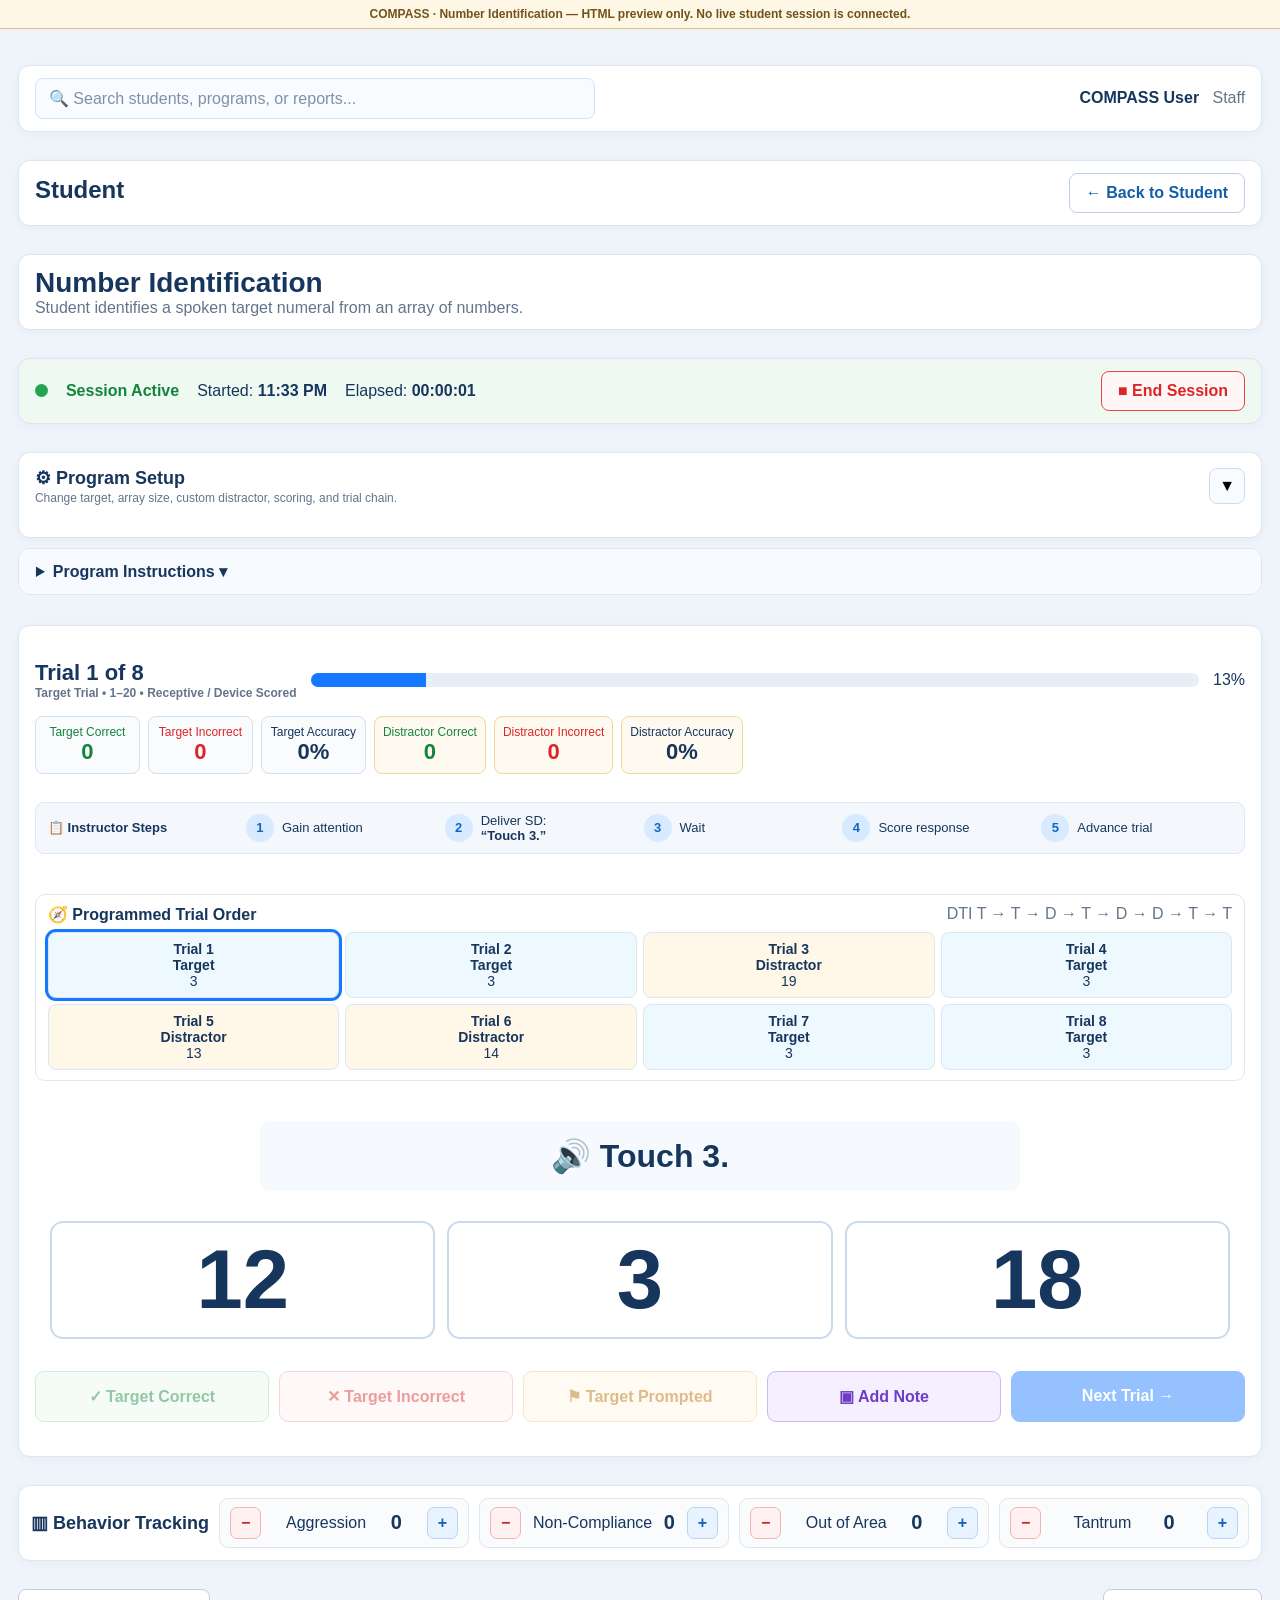
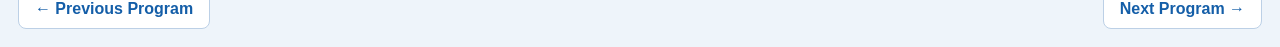
<file: number-identification-numeral-preview.html>
<!DOCTYPE html>
<html lang="en">
<head>
<script>window.COMPASS_PROGRAM_CONFIG={"targets":[{"id":1,"name":"1","metadata":{"number":1,"number_band":"1-20"}},{"id":2,"name":"2","metadata":{"number":2,"number_band":"1-20"}},{"id":3,"name":"3","metadata":{"number":3,"number_band":"1-20"}},{"id":4,"name":"4","metadata":{"number":4,"number_band":"1-20"}},{"id":5,"name":"5","metadata":{"number":5,"number_band":"1-20"}},{"id":6,"name":"6","metadata":{"number":6,"number_band":"1-20"}},{"id":7,"name":"7","metadata":{"number":7,"number_band":"1-20"}},{"id":8,"name":"8","metadata":{"number":8,"number_band":"1-20"}},{"id":9,"name":"9","metadata":{"number":9,"number_band":"1-20"}},{"id":10,"name":"10","metadata":{"number":10,"number_band":"1-20"}},{"id":11,"name":"11","metadata":{"number":11,"number_band":"1-20"}},{"id":12,"name":"12","metadata":{"number":12,"number_band":"1-20"}},{"id":13,"name":"13","metadata":{"number":13,"number_band":"1-20"}},{"id":14,"name":"14","metadata":{"number":14,"number_band":"1-20"}},{"id":15,"name":"15","metadata":{"number":15,"number_band":"1-20"}},{"id":16,"name":"16","metadata":{"number":16,"number_band":"1-20"}},{"id":17,"name":"17","metadata":{"number":17,"number_band":"1-20"}},{"id":18,"name":"18","metadata":{"number":18,"number_band":"1-20"}},{"id":19,"name":"19","metadata":{"number":19,"number_band":"1-20"}},{"id":20,"name":"20","metadata":{"number":20,"number_band":"1-20"}},{"id":21,"name":"21","metadata":{"number":21,"number_band":"21-40"}},{"id":22,"name":"22","metadata":{"number":22,"number_band":"21-40"}},{"id":23,"name":"23","metadata":{"number":23,"number_band":"21-40"}},{"id":24,"name":"24","metadata":{"number":24,"number_band":"21-40"}},{"id":25,"name":"25","metadata":{"number":25,"number_band":"21-40"}},{"id":26,"name":"26","metadata":{"number":26,"number_band":"21-40"}},{"id":27,"name":"27","metadata":{"number":27,"number_band":"21-40"}},{"id":28,"name":"28","metadata":{"number":28,"number_band":"21-40"}},{"id":29,"name":"29","metadata":{"number":29,"number_band":"21-40"}},{"id":30,"name":"30","metadata":{"number":30,"number_band":"21-40"}},{"id":31,"name":"31","metadata":{"number":31,"number_band":"21-40"}},{"id":32,"name":"32","metadata":{"number":32,"number_band":"21-40"}},{"id":33,"name":"33","metadata":{"number":33,"number_band":"21-40"}},{"id":34,"name":"34","metadata":{"number":34,"number_band":"21-40"}},{"id":35,"name":"35","metadata":{"number":35,"number_band":"21-40"}},{"id":36,"name":"36","metadata":{"number":36,"number_band":"21-40"}},{"id":37,"name":"37","metadata":{"number":37,"number_band":"21-40"}},{"id":38,"name":"38","metadata":{"number":38,"number_band":"21-40"}},{"id":39,"name":"39","metadata":{"number":39,"number_band":"21-40"}},{"id":40,"name":"40","metadata":{"number":40,"number_band":"21-40"}},{"id":41,"name":"41","metadata":{"number":41,"number_band":"41-60"}},{"id":42,"name":"42","metadata":{"number":42,"number_band":"41-60"}},{"id":43,"name":"43","metadata":{"number":43,"number_band":"41-60"}},{"id":44,"name":"44","metadata":{"number":44,"number_band":"41-60"}},{"id":45,"name":"45","metadata":{"number":45,"number_band":"41-60"}},{"id":46,"name":"46","metadata":{"number":46,"number_band":"41-60"}},{"id":47,"name":"47","metadata":{"number":47,"number_band":"41-60"}},{"id":48,"name":"48","metadata":{"number":48,"number_band":"41-60"}},{"id":49,"name":"49","metadata":{"number":49,"number_band":"41-60"}},{"id":50,"name":"50","metadata":{"number":50,"number_band":"41-60"}},{"id":51,"name":"51","metadata":{"number":51,"number_band":"41-60"}},{"id":52,"name":"52","metadata":{"number":52,"number_band":"41-60"}},{"id":53,"name":"53","metadata":{"number":53,"number_band":"41-60"}},{"id":54,"name":"54","metadata":{"number":54,"number_band":"41-60"}},{"id":55,"name":"55","metadata":{"number":55,"number_band":"41-60"}},{"id":56,"name":"56","metadata":{"number":56,"number_band":"41-60"}},{"id":57,"name":"57","metadata":{"number":57,"number_band":"41-60"}},{"id":58,"name":"58","metadata":{"number":58,"number_band":"41-60"}},{"id":59,"name":"59","metadata":{"number":59,"number_band":"41-60"}},{"id":60,"name":"60","metadata":{"number":60,"number_band":"41-60"}},{"id":61,"name":"61","metadata":{"number":61,"number_band":"61-80"}},{"id":62,"name":"62","metadata":{"number":62,"number_band":"61-80"}},{"id":63,"name":"63","metadata":{"number":63,"number_band":"61-80"}},{"id":64,"name":"64","metadata":{"number":64,"number_band":"61-80"}},{"id":65,"name":"65","metadata":{"number":65,"number_band":"61-80"}},{"id":66,"name":"66","metadata":{"number":66,"number_band":"61-80"}},{"id":67,"name":"67","metadata":{"number":67,"number_band":"61-80"}},{"id":68,"name":"68","metadata":{"number":68,"number_band":"61-80"}},{"id":69,"name":"69","metadata":{"number":69,"number_band":"61-80"}},{"id":70,"name":"70","metadata":{"number":70,"number_band":"61-80"}},{"id":71,"name":"71","metadata":{"number":71,"number_band":"61-80"}},{"id":72,"name":"72","metadata":{"number":72,"number_band":"61-80"}},{"id":73,"name":"73","metadata":{"number":73,"number_band":"61-80"}},{"id":74,"name":"74","metadata":{"number":74,"number_band":"61-80"}},{"id":75,"name":"75","metadata":{"number":75,"number_band":"61-80"}},{"id":76,"name":"76","metadata":{"number":76,"number_band":"61-80"}},{"id":77,"name":"77","metadata":{"number":77,"number_band":"61-80"}},{"id":78,"name":"78","metadata":{"number":78,"number_band":"61-80"}},{"id":79,"name":"79","metadata":{"number":79,"number_band":"61-80"}},{"id":80,"name":"80","metadata":{"number":80,"number_band":"61-80"}},{"id":81,"name":"81","metadata":{"number":81,"number_band":"81-100"}},{"id":82,"name":"82","metadata":{"number":82,"number_band":"81-100"}},{"id":83,"name":"83","metadata":{"number":83,"number_band":"81-100"}},{"id":84,"name":"84","metadata":{"number":84,"number_band":"81-100"}},{"id":85,"name":"85","metadata":{"number":85,"number_band":"81-100"}},{"id":86,"name":"86","metadata":{"number":86,"number_band":"81-100"}},{"id":87,"name":"87","metadata":{"number":87,"number_band":"81-100"}},{"id":88,"name":"88","metadata":{"number":88,"number_band":"81-100"}},{"id":89,"name":"89","metadata":{"number":89,"number_band":"81-100"}},{"id":90,"name":"90","metadata":{"number":90,"number_band":"81-100"}},{"id":91,"name":"91","metadata":{"number":91,"number_band":"81-100"}},{"id":92,"name":"92","metadata":{"number":92,"number_band":"81-100"}},{"id":93,"name":"93","metadata":{"number":93,"number_band":"81-100"}},{"id":94,"name":"94","metadata":{"number":94,"number_band":"81-100"}},{"id":95,"name":"95","metadata":{"number":95,"number_band":"81-100"}},{"id":96,"name":"96","metadata":{"number":96,"number_band":"81-100"}},{"id":97,"name":"97","metadata":{"number":97,"number_band":"81-100"}},{"id":98,"name":"98","metadata":{"number":98,"number_band":"81-100"}},{"id":99,"name":"99","metadata":{"number":99,"number_band":"81-100"}},{"id":100,"name":"100","metadata":{"number":100,"number_band":"81-100"}}],"bugfixes":["true_expressive_mode"],"addon_key":"number_identification","sd_prefix":"Touch ","runner_key":"compass-main","skill_type":"Receptive","description":"Student identifies a spoken target numeral from an array of numbers.","mastery_pct":80,"runtime_url":"https://ykkexfsbnnxgncnyaksr.supabase.co/functions/v1/compass-program-runner?program_code=CP-NUMBER-IDENTIFICATION&format=html","program_code":"CP-NUMBER-IDENTIFICATION","program_name":"Number Identification","program_type":"number_identification","scoring_mode":"device","array_options":[2,3,4,5,6,8,9,10,12,15,20],"default_chain":"T,T,D,T,D,D,T,T","number_ranges":["1-20","21-40","41-60","61-80","81-100"],"default_target":"3","runner_version":5,"program_version":"v2","source_artifact":"COMPASS_Number_Identification_PROTOTYPE_v2_EXPRESSIVE_FIXED.html","runtime_strategy":"shared_runner_addon","default_array_size":3,"expressive_scoring":"staff","supported_skill_types":["Receptive","Expressive"]};</script>
<style>.compass-preview-notice{position:sticky;top:0;z-index:9999;padding:7px 14px;border-bottom:1px solid #e2c37b;background:#fff7e5;color:#72521b;font:700 12px Arial;text-align:center}</style>
<meta charset="UTF-8" />
<meta name="viewport" content="width=device-width, initial-scale=1.0" />
<title>COMPASS Master Runner</title>
<style>
:root{--blue:#1677ff;--navy:#17365d;--border:#dbe6f2;--muted:#64748b;--bg:#eef4fa}
*{box-sizing:border-box}html,body{margin:0;min-height:100%;font-family:Arial,Helvetica,sans-serif;color:var(--navy);background:var(--bg)}button,select,input{font:inherit}.app{min-height:100vh}.main{width:100%;max-width:1900px;margin:auto;padding:clamp(10px,1.4vw,28px)}
.topbar,.student-card,.program-card,.sessionbar,.program-setup,.workspace,.behaviorbar{background:#fff;border:1px solid var(--border);border-radius:12px;box-shadow:0 2px 8px rgba(20,45,70,.04)}
.topbar,.student-card,.program-card,.sessionbar{display:flex;align-items:center;justify-content:space-between;gap:14px;padding:12px 16px;margin-bottom:10px}.search{width:min(560px,50vw);padding:10px 13px;border:1px solid #d5e2ef;border-radius:8px;background:#f8fbff;color:#8091a5}.student-card h2{margin:0 0 5px}.muted{color:var(--muted)}
.btn{border:1px solid #bcd0e6;background:#fff;border-radius:8px;padding:10px 16px;color:#145ea8;font-weight:700;cursor:pointer}.program-title{display:flex;align-items:center;gap:12px}.program-logo{width:58px;height:58px;border-radius:12px;object-fit:cover;border:1px solid #d8e7f6;background:#f3f7fb}.program-name{font-size:28px;font-weight:800}.sessionbar{background:#eefaf1}.sessionleft{display:flex;align-items:center;gap:18px;flex-wrap:wrap}.dot{width:13px;height:13px;border-radius:50%;background:#23a455}.endbtn{border:1px solid #ef4444;color:#dc2626;background:#fff7f7;padding:10px 16px;border-radius:8px;font-weight:700;cursor:pointer}
.program-setup{padding:14px 16px;margin-bottom:10px}.setup-header{display:flex;align-items:center;justify-content:space-between;cursor:pointer}.setup-title{font-size:18px;font-weight:800}.setup-subtitle{font-size:12px;color:var(--muted);margin-top:2px}.setup-toggle{width:36px;height:36px;border:1px solid #cfddea;background:#f8fbff;border-radius:8px;font-weight:800;cursor:pointer}.setup-body{margin-top:14px}.setup-grid{display:grid;grid-template-columns:repeat(auto-fit,minmax(170px,1fr));gap:12px;align-items:end}.setup-field label{display:block;font-size:12px;font-weight:800;color:#49657f;margin-bottom:5px}.setup-field select,.setup-field input{width:100%;padding:10px 11px;border:1px solid #cfddea;background:#f8fbff;border-radius:8px;color:var(--navy)}.toggle-wrap{display:flex;align-items:center;gap:10px;min-height:42px;padding:8px 10px;border:1px solid #cfddea;background:#f8fbff;border-radius:8px}.toggle-wrap input{width:18px;height:18px}.setup-actions{grid-column:1/-1;display:flex;justify-content:flex-end;gap:8px}.apply,.save{padding:11px 18px;border-radius:8px;font-weight:800;cursor:pointer}.apply{border:0;background:var(--blue);color:#fff}.save{border:1px solid #bcd0e6;background:#eef4fa;color:#145ea8}.preview{margin-top:10px;padding:9px 11px;border:1px dashed #cbd9e7;border-radius:8px;background:#f8fbff;font-size:12px;color:#526b84}.percent{position:relative}.percent span{position:absolute;right:12px;top:50%;transform:translateY(-50%);font-weight:800;color:#64748b}
.workspace{padding:16px;margin-bottom:10px}.trial-top{display:flex;gap:16px;align-items:center;justify-content:space-between;flex-wrap:wrap}.progress-wrap{display:flex;align-items:center;gap:14px;flex:1;min-width:min(520px,100%)}.trial-label{font-size:22px;font-weight:800;min-width:150px}.progress{height:14px;background:#e7eef6;border-radius:999px;overflow:hidden;flex:1}.progress>div{height:100%;background:var(--blue);width:0}.stats{display:flex;gap:8px;flex-wrap:wrap}.stat{min-width:105px;text-align:center;padding:8px;border:1px solid #e3eaf2;border-radius:8px;background:#f9fbfd;font-size:12px}.stat b{display:block;font-size:22px}.target-stat{border-color:#cfe1f4}.distractor-stat{border-color:#f2d79a;background:#fffaf0}.green{color:#14843d}.red{color:#dc2626}
.trialchain{display:grid;grid-template-columns:190px repeat(5,1fr);gap:8px;align-items:center;margin:10px 0 12px;padding:10px 12px;border:1px solid #dce8f4;border-radius:9px;background:#f4f8fd;font-size:13px}.step{display:flex;align-items:center;gap:8px}.stepnum{width:28px;height:28px;border-radius:50%;display:grid;place-items:center;background:#d8eaff;color:#1467ba;font-weight:800}.trialorder{margin:10px 0 12px;padding:10px 12px;border:1px solid #dce8f4;border-radius:10px;background:#fff}.trialorder-head{display:flex;justify-content:space-between;gap:10px;margin-bottom:8px}.trialorder-grid{display:grid;grid-template-columns:repeat(auto-fit,minmax(92px,1fr));gap:6px}.trialorder-grid.eight-trials{grid-template-columns:repeat(4,minmax(0,1fr))}.orderbox{padding:8px 5px;text-align:center;border:1px solid #dbe6f2;border-radius:8px;background:#f8fbff;font-size:14px}.orderbox.target{background:#eef8ff}.orderbox.distractor{background:#fff7e8}.orderbox.current{outline:3px solid var(--blue)}.orderbox.done{opacity:.55}.orderbox .n{display:block;font-weight:800}.instruction{width:min(760px,100%);margin:10px auto 12px;padding:16px;border-radius:10px;background:#f6faff;text-align:center;font-size:clamp(28px,2.5vw,38px);font-weight:800}
.choices{display:grid;gap:10px;width:100%;max-width:1400px;margin:0 auto 14px;justify-content:center}.choice{min-height:150px;padding:10px;border:1px solid #d7e5f2;border-radius:12px;background:#fff;cursor:pointer;display:flex;align-items:center;justify-content:center;transition:.15s}.choice:hover{transform:translateY(-2px);box-shadow:0 6px 14px rgba(34,70,110,.12)}.stimulus-card{width:100%;display:flex;flex-direction:column;align-items:center;gap:8px;padding:8px;border-radius:9px;background:linear-gradient(#fbfdff,#f3f8fd)}.stimulus-frame{width:min(100%,180px);aspect-ratio:1;overflow:hidden;border-radius:10px;border:1px solid #d7e5f2;background:#fff;display:grid;place-items:center}.stimulus-frame img{width:100%;height:100%;object-fit:cover;display:block}.stimulus-placeholder{font-size:48px}.stimulus-name{font-size:clamp(18px,1.6vw,25px);font-weight:800;text-align:center}.custom-card{width:min(560px,100%);margin:auto;padding:24px 18px;border:2px dashed #efcb7b;border-radius:12px;background:#fff9ed;text-align:center}.custom-card .action-name{font-size:clamp(26px,3vw,38px);font-weight:800;color:#6b4300}.custom-card .small{font-size:13px;color:#7c6540;margin-top:8px}
.response-row{display:grid;grid-template-columns:repeat(5,minmax(120px,1fr));gap:10px}.action{padding:15px 10px;border-radius:9px;font-weight:800;cursor:pointer}.correct{background:#eaf8ef;color:#13843b;border:1px solid #9ad8ad}.incorrect{background:#fff0f0;color:#d92525;border:1px solid #f4a3a3}.prompted{background:#fff7e5;color:#b66b00;border:1px solid #efcb7b}.note{background:#f5efff;color:#6f3cc6;border:1px solid #ccb7f3}.next{background:var(--blue);color:#fff;border:1px solid var(--blue)}.action:disabled{opacity:.45;cursor:not-allowed}
.behaviorbar{display:grid;grid-template-columns:auto repeat(4,minmax(150px,1fr));gap:10px;align-items:center;padding:12px}.behavior-title{font-size:18px;font-weight:800;white-space:nowrap}.behavior{display:flex;align-items:center;justify-content:space-between;gap:8px;padding:8px 10px;border:1px solid #dce7f2;border-radius:9px;background:#f9fbfd}.behavior .count{font-size:20px;font-weight:800}.minus,.plus{padding:6px 10px;border-radius:7px;font-weight:800;cursor:pointer}.minus{background:#fff1f1;color:#c62828;border:1px solid #f0b5b5}.plus{background:#e9f3ff;color:#0f64b9;border:1px solid #b6d4f3}.footer-nav{display:flex;justify-content:space-between;gap:12px;margin-top:10px}.toast{position:fixed;right:20px;top:20px;z-index:50;display:none;padding:12px 16px;border-radius:8px;background:#17365d;color:#fff}.empty-state{padding:36px;text-align:center;border:2px dashed #cbd9e7;border-radius:12px;color:#64748b}
@media(max-width:1100px){.trialchain{grid-template-columns:1fr 1fr}.trialchain>strong{grid-column:1/-1}.behaviorbar{grid-template-columns:repeat(2,minmax(0,1fr))}.behavior-title{grid-column:1/-1}.stats{width:100%}.stat{flex:1}}
@media(max-width:700px){.main{padding:8px}.topbar,.student-card,.program-card,.sessionbar{flex-direction:column;align-items:stretch}.search{width:100%;min-width:0}.setup-grid{grid-template-columns:1fr}.setup-actions{flex-direction:column}.trial-top{flex-direction:column;align-items:stretch}.progress-wrap{min-width:0;flex-wrap:wrap}.trial-label{width:100%;min-width:0}.trialchain{grid-template-columns:1fr}.response-row{grid-template-columns:1fr 1fr}.next{grid-column:1/-1}.behaviorbar{grid-template-columns:repeat(2,minmax(0,1fr))}.footer-nav{flex-direction:column}}
@media(max-width:520px){.trialorder-grid.eight-trials{grid-template-columns:repeat(2,minmax(0,1fr))}}
</style>
</head>
<body><div class="compass-preview-notice">COMPASS · Number Identification — HTML preview only. No live student session is connected.</div>

<noscript><div style="margin:16px;padding:16px;border:2px solid #dc2626;border-radius:12px;background:#fff7f7;color:#7f1d1d;font-family:Arial,sans-serif;font-size:16px;font-weight:700">JavaScript is turned off in this browser. Turn it on (Settings &rsaquo; Safari &rsaquo; Advanced &rsaquo; JavaScript) and reload.</div></noscript>
<div id="__bootcheck" style="position:fixed;inset:0;z-index:9999;display:flex;align-items:center;justify-content:center;padding:24px;background:#eef4fa;font-family:Arial,Helvetica,sans-serif">
  <div style="max-width:520px;text-align:center;background:#fff;border:1px solid #dbe6f2;border-radius:16px;box-shadow:0 8px 28px rgba(20,45,70,.12);padding:28px 24px">
    <div style="font-size:44px;line-height:1;margin-bottom:10px">&#9888;&#65039;</div>
    <div style="font-size:22px;font-weight:800;color:#17365d;margin-bottom:10px">This preview can&rsquo;t run the program</div>
    <div style="font-size:15px;color:#49657f;line-height:1.5">You are viewing this file in a <b>preview</b>, which does not run the program. Open it in a real browser:<br><br><b>On iPad:</b> tap the <b>Share</b> button and choose <b>&ldquo;Open in Safari,&rdquo;</b> or add it to your <b>Home Screen</b> and launch it from there.</div>
    <div style="font-size:12px;color:#8091a5;margin-top:16px">If you already opened it in Safari and still see this, reload the page.</div>
  </div>
</div>
<div class="toast" id="toast"></div>
<div class="app"><main class="main">
  <div class="topbar"><div class="search">🔍 Search students, programs, or reports...</div><div><b id="providerName">COMPASS User</b> &nbsp; <span class="muted" id="providerRole">Staff</span></div></div>
  <div class="student-card"><div><h2 id="studentName">Student</h2><div class="muted" id="studentMeta"></div></div><button class="btn">← Back to Student</button></div>
  <div class="program-card"><div class="program-title"><img id="programLogoPhoto" class="program-logo" alt="Program" hidden /><div><div class="program-name" id="programName">COMPASS Program</div><div class="muted" id="programDescription">Shared COMPASS program runner</div></div></div></div>
  <div class="sessionbar"><div class="sessionleft"><span class="dot"></span><b class="green">Session Active</b><span>Started: <b id="startTime"></b></span><span>Elapsed: <b id="timer">00:00:00</b></span></div><button class="endbtn" onclick="endSession()">■ End Session</button></div>
  <section class="program-setup"><div class="setup-header" onclick="toggleSetup()"><div><div class="setup-title">⚙ Program Setup</div><div class="setup-subtitle">Change target, array size, custom distractor, scoring, and trial chain.</div></div><button class="setup-toggle" type="button" onclick="event.stopPropagation();toggleSetup()">▼</button></div>
    <div class="setup-body" id="setupBody" hidden><div class="setup-grid">
      <div class="setup-field"><label>Target</label><select id="setupTarget"></select></div>
      <div class="setup-field"><label>Array Size</label><select id="setupArray"></select></div>
      <div class="setup-field"><label>DTI Chain</label><select id="setupChain"></select></div>
      <div class="setup-field"><label>Custom Distractor</label><div class="toggle-wrap"><input id="useCustomDistractor" type="checkbox" onchange="toggleCustomDistractor()"><span>Use mastered action for D trials</span></div></div>
      <div class="setup-field" id="customDistractorField" hidden><label>Distractor Action</label><select id="customDistractor"></select></div>
      <div class="setup-field"><label>Scoring Mode</label><select id="setupScoring"><option value="device">Device Scored</option><option value="staff">Staff Scored</option></select></div>
      <div class="setup-field"><label>Skill Demonstration Type</label><select id="setupSkillType"><option>Receptive</option><option>Expressive</option><option>Matching</option><option>Sorting/Classifying</option><option>Echoic</option><option>Intraverbal</option><option>Imitation</option><option>Reading/Decoding</option><option>Written Expression</option><option>Spelling</option><option>Application</option><option>Generalization</option><option>Academic</option><option>Pre-Academic</option></select></div>
      <div class="setup-field"><label>IEP Goal</label><select id="setupIepGoal"><option value="">Select Goal</option></select></div>
      <div class="setup-field"><label>Mastery %</label><div class="percent"><input id="setupMastery" type="number" min="0" max="100" value="80"><span>%</span></div></div>
      <div class="setup-actions"><button class="apply" onclick="applySetup()">Apply Setup</button><button class="save" onclick="saveSetup()">Save Setup</button></div>
    </div><div class="preview" id="setupPreview"></div></div>
  </section>
  <section class="workspace" id="workspace">
    <div class="trial-top"><div class="progress-wrap"><div class="trial-label">Trial <span id="trialNum">1</span> of <span id="trialTotal">0</span><div id="trialType" class="muted" style="font-size:12px">Target Trial</div></div><div class="progress"><div id="progress"></div></div><span id="progressText">0%</span></div><div class="stats"><div class="stat target-stat green">Target Correct<b id="targetCorrect">0</b></div><div class="stat target-stat red">Target Incorrect<b id="targetIncorrect">0</b></div><div class="stat target-stat">Target Accuracy<b id="targetAccuracy">0%</b></div><div class="stat distractor-stat green">Distractor Correct<b id="distractorCorrect">0</b></div><div class="stat distractor-stat red">Distractor Incorrect<b id="distractorIncorrect">0</b></div><div class="stat distractor-stat">Distractor Accuracy<b id="distractorAccuracy">0%</b></div></div></div>
    <div class="trialchain"><strong>📋 Instructor Steps</strong><div class="step"><span class="stepnum">1</span>Gain attention</div><div class="step"><span class="stepnum">2</span><span>Deliver SD:<br><b id="sdText">—</b></span></div><div class="step"><span class="stepnum">3</span>Wait</div><div class="step"><span class="stepnum">4</span>Score response</div><div class="step"><span class="stepnum">5</span>Advance trial</div></div>
    <div class="trialorder"><div class="trialorder-head"><b>🧭 Programmed Trial Order</b><span class="muted">Locked sequence</span></div><div class="trialorder-grid" id="trialOrder"></div></div>
    <div class="instruction">🔊 <span id="instruction">Load a program configuration</span></div>
    <div class="choices" id="choices"></div>
    <div class="response-row"><button class="action correct" id="correctBtn" onclick="staffScore('correct')">✓ Correct</button><button class="action incorrect" id="incorrectBtn" onclick="staffScore('incorrect')">✕ Incorrect</button><button class="action prompted" id="promptedBtn" onclick="staffScore('prompted')">⚑ Prompted</button><button class="action note" onclick="addNote()">▣ Add Note</button><button class="action next" id="nextBtn" onclick="nextTrial()">Next Trial →</button></div>
  </section>
  <div class="behaviorbar" id="behaviorBar"><div class="behavior-title">▥ Behavior Tracking</div><div id="behaviorItems" style="display:contents"></div></div>
  <div class="footer-nav"><button class="btn">← Previous Program</button><button class="btn">Next Program →</button></div>
</main></div>
<!-- ============================================================
     COMPASS MASTER RUNNER  —  program-agnostic shell.
     Inject one program config into the script block below.
     With nothing injected, the runner loads in a clean
     "No Program Loaded" state (safe to open standalone).

     window.COMPASS_PROGRAM_CONFIG = {
       program_name: "Animal Identification",  // title        (alias: name)
       description:  "Receptive ID field of 3", // subtitle
       program_code: "animal-id-v1",            // save key     (alias: code)
       logo_image:   "data:image/webp;base64,…",// optional     (alias: logoImage)
       student:  { name: "…", meta: "Grade 2 • IEP" },   // optional
       provider: { name: "…", role: "BCBA" },            // optional

       targets: [                               // REQUIRED — string or object
         "Dog",
         { id: 2, name: "Cat",                 // (alias: label)
           image: "data:image/webp;base64,…",  // (alias: image_url)
           exemplars: ["data:…","data:…"],     // extra images for Matching
           metadata: {} }
       ],
       images: { "Dog": "data:…" },            // optional name→image, or array

       sd_prefix:          "Touch ",           // SD prefix
       matching_sd:        "Match the same",   // SD when skill_type = Matching
       default_array_size: 3,
       default_chain:      "T,T,D,T,D,D,T,T",
       trial_chains:       [{ label: "Default", value: "T,T,D,T" }],
       custom_distractors: ["Clap","High Five"],
       scoring_mode:       "device",           // "device" | "staff"
       skill_type:         "Receptive",        // "Matching" enables match-to-sample
       mastery_pct:        80,
       behaviors: [{ key: "Aggression", label: "Aggression" }]
     };
     ============================================================ -->
<script id="compass-shared-config-autoload-v1">
(function(){
  if(window.COMPASS_PROGRAM_CONFIG&&Array.isArray(window.COMPASS_PROGRAM_CONFIG.targets)&&window.COMPASS_PROGRAM_CONFIG.targets.length)return;
  var p=new URLSearchParams(window.location.search||"");
  var code=p.get("programCode")||p.get("program_code")||p.get("code")||window.__COMPASS_PROGRAM_CODE__||"";
  if(!code)return;
  var src="https://ykkexfsbnnxgncnyaksr.supabase.co/functions/v1/compass-program-config?format=js&program_code="+encodeURIComponent(code);
  document.write('<script src="'+src+'"><\/script>');
})();
</script>
<script id="compass-program-config">
/* COMPASS injects window.COMPASS_PROGRAM_CONFIG here. */
</script>
<script>
const DEFAULT_DISTRACTORS=["Wiggle Fingers","Clap","Touch Your Nose","Touch Your Head","Stand Up","Sit Down","High Five","Fist Bump","Calm Body"];
const DEFAULT_CHAINS=[{label:"1. Default — T,T,D,T,D,D,T,T",value:"T,T,D,T,D,D,T,T"},{label:"2. Momentum — T,T,T,T",value:"T,T,T,T"},{label:"3. Momentum Alternative — T,T,D,T,T",value:"T,T,D,T,T"},{label:"4. Alternative — T,D,T,D,T,D,T,T",value:"T,D,T,D,T,D,T,T"},{label:"5. Build Tolerance — T,T,T",value:"T,T,T"},{label:"6. Single — T",value:"T"}];
const CONFIG=window.COMPASS_PROGRAM_CONFIG||{};
const $=id=>document.getElementById(id);
const normalizedTargets=(Array.isArray(CONFIG.targets)?CONFIG.targets:[]).map((t,i)=>typeof t==="string"?{id:i+1,name:t,image:null}:{id:t.id??i+1,name:t.name??t.label??`Target ${i+1}`,image:t.image??t.image_url??null,metadata:t.metadata??{}});
const imageMap={...(CONFIG.images||{})};normalizedTargets.forEach(t=>{if(t.image&&!imageMap[t.name])imageMap[t.name]=t.image});
const uniqueTargets=()=>{const seen=new Set();return normalizedTargets.filter(t=>!seen.has(t.name)&&seen.add(t.name))};
const uniqueNames=()=>uniqueTargets().map(t=>t.name);
const placeholderBehaviors=[{key:'Aggression',label:'Aggression'},{key:'NonCompliance',label:'Non-Compliance'},{key:'OutOfArea',label:'Out of Area'},{key:'Tantrum',label:'Tantrum'}];
let behaviorDefinitions=[...placeholderBehaviors];
const counts={};
let target="",arraySize=3,scoring="device",customEnabled=false,customDistractor=DEFAULT_DISTRACTORS[0],chain=["T","T","D","T","D","D","T","T"],plan=[],trial=0,lastScored=false,sessionActive=true,elapsed=0,tc=0,ti=0,tp=0,dc=0,di=0,dp=0;
function shuffle(a){a=[...a];for(let i=a.length-1;i>0;i--){const j=Math.floor(Math.random()*(i+1));[a[i],a[j]]=[a[j],a[i]]}return a}
function toast(message){const e=$("toast");e.textContent=message;e.style.display="block";clearTimeout(toast.timer);toast.timer=setTimeout(()=>e.style.display="none",1500)}
function current(){return plan[trial]||null}function manualTrial(){return scoring==="staff"||(current()&&current().custom)}
function renderProgramIdentity(){$("programName").textContent=CONFIG.program_name||CONFIG.name||"COMPASS Program";$("programDescription").textContent=CONFIG.description||"Shared COMPASS program runner";const logo=CONFIG.logo_image||CONFIG.logoImage||imageMap[uniqueNames()[0]];if(logo){$("programLogoPhoto").src=logo;$("programLogoPhoto").hidden=false}else $("programLogoPhoto").hidden=true;if(CONFIG.student){$("studentName").textContent=CONFIG.student.name||"Student";$("studentMeta").textContent=CONFIG.student.meta||""}if(CONFIG.provider){$("providerName").textContent=CONFIG.provider.name||"COMPASS User";$("providerRole").textContent=CONFIG.provider.role||"Staff"}}
function populateSetup(){renderProgramIdentity();const targetSelect=$("setupTarget");targetSelect.innerHTML="";uniqueTargets().forEach(t=>targetSelect.add(new Option(t.name,t.name)));target=targetSelect.value||"";const n=Math.max(0,uniqueNames().length),choices=[2,3,4,5,6,8,10,12,15,20].filter(x=>x<n);if(n>=2)choices.push(n);const array=$("setupArray");array.innerHTML="";[...new Set(choices)].forEach(x=>array.add(new Option(x===n?`All ${n}`:`${x} choices`,String(x))));arraySize=Math.min(Number(CONFIG.default_array_size||3),Math.max(n,2));if([...array.options].some(o=>Number(o.value)===arraySize))array.value=String(arraySize);else if(array.options.length)array.value=array.options[0].value;const chainSelect=$("setupChain");chainSelect.innerHTML="";(CONFIG.trial_chains||DEFAULT_CHAINS).forEach(c=>chainSelect.add(new Option(c.label||c.value,c.value)));if(CONFIG.default_chain&&[...chainSelect.options].some(o=>o.value===CONFIG.default_chain))chainSelect.value=CONFIG.default_chain;const custom=$("customDistractor");custom.innerHTML="";(CONFIG.custom_distractors||DEFAULT_DISTRACTORS).forEach(x=>custom.add(new Option(x,x)));for(let i=1;i<=20;i++)$("setupIepGoal").add(new Option("IEP Goal "+i,i));$("setupScoring").value=CONFIG.scoring_mode||"device";$("setupSkillType").value=CONFIG.skill_type||"Receptive";$("setupMastery").value=CONFIG.mastery_pct??80;updatePreview()}
function toggleSetup(){$("setupBody").hidden=!$("setupBody").hidden}function toggleCustomDistractor(){$("customDistractorField").hidden=!$("useCustomDistractor").checked}
function buildPlan(){if(!uniqueNames().length){plan=[];return}const other=uniqueNames().filter(n=>n!==target);let d=0;plan=chain.map(x=>{if(x==="T")return{type:"Target",animal:target,instruction:(CONFIG.sd_prefix||"Touch ")+target,custom:false};if(customEnabled)return{type:"Distractor",custom:true,action:customDistractor,instruction:customDistractor,animal:null};const animal=other.length?other[d++%other.length]:target;return{type:"Distractor",custom:false,animal,instruction:(CONFIG.sd_prefix||"Touch ")+animal}})}
function applySetup(silent=false){target=$("setupTarget").value||target;arraySize=Math.min(uniqueNames().length,Math.max(2,+$("setupArray").value||3));scoring=$("setupScoring").value;customEnabled=$("useCustomDistractor").checked;customDistractor=$("customDistractor").value;chain=$("setupChain").value.split(",");trial=0;lastScored=false;tc=ti=tp=dc=di=dp=0;buildPlan();renderAll();updatePreview();if(!silent)toast("Program setup applied")}
function updatePreview(){$("setupPreview").innerHTML=`<b>Current:</b> Target = ${$("setupTarget").value||target||"—"} • Array = ${$("setupArray").value||arraySize} • Custom Distractor = ${$("useCustomDistractor").checked?$("customDistractor").value:"Off"} • Scoring = ${$("setupScoring").value==="device"?"Device":"Staff"} • Mastery = ${$("setupMastery").value}%`}
function storageKey(){return`compassProgramming:${CONFIG.program_code||CONFIG.code||"runner"}`}
function saveSetup(){try{localStorage.setItem(storageKey(),JSON.stringify({target:$("setupTarget").value,array:$("setupArray").value,chain:$("setupChain").value,scoring:$("setupScoring").value,custom:$("useCustomDistractor").checked,customDistractor:$("customDistractor").value,skill:$("setupSkillType").value,goal:$("setupIepGoal").value,mastery:$("setupMastery").value}));toast("Setup saved")}catch(e){toast("Setup applied; browser storage unavailable")}applySetup(true)}
function loadSetup(){try{const s=JSON.parse(localStorage.getItem(storageKey())||"null");if(!s)return;if(s.target&&uniqueNames().includes(s.target))$("setupTarget").value=s.target;if(s.array&&[...$("setupArray").options].some(o=>o.value===String(s.array)))$("setupArray").value=String(s.array);if(s.chain&&[...$("setupChain").options].some(o=>o.value===s.chain))$("setupChain").value=s.chain;if(s.scoring)$("setupScoring").value=s.scoring;$("useCustomDistractor").checked=!!s.custom;if(s.customDistractor)$("customDistractor").value=s.customDistractor;if(s.skill)$("setupSkillType").value=s.skill;if(s.goal)$("setupIepGoal").value=s.goal;if(s.mastery)$("setupMastery").value=s.mastery;toggleCustomDistractor()}catch(e){}}
function renderChoices(){const c=$("choices");c.innerHTML="";const q=current();if(!q){c.innerHTML='<div class="empty-state">No targets are configured for this program.</div>';return}if(q.custom){c.style.gridTemplateColumns="1fr";c.style.maxWidth="760px";c.innerHTML=`<div class="custom-card"><div class="muted"><b>Custom Distractor</b></div><div class="action-name">${q.action}</div><div class="small">Staff observes and scores this response.</div></div>`;return}const pool=shuffle(uniqueNames().filter(n=>n!==q.animal));const shown=shuffle([q.animal,...pool.slice(0,Math.max(0,arraySize-1))]);let cols=Math.min(shown.length,innerWidth<=700?2:innerWidth<=1024?4:6);c.style.gridTemplateColumns=`repeat(${Math.max(cols,1)},minmax(0,1fr))`;c.style.maxWidth=Math.min(Math.max(cols,1)*230,1400)+"px";shown.forEach(name=>{const el=document.createElement("button");el.className="choice";el.type="button";const src=imageMap[name];el.innerHTML=`<div class="stimulus-card"><div class="stimulus-frame">${src?`<img src="${src}" alt="${name}" draggable="false">`:`<div class="stimulus-placeholder">◻</div>`}</div><div class="stimulus-name">${name}</div></div>`;el.onclick=()=>studentTouch(name);c.appendChild(el)})}
function studentTouch(name){if(manualTrial()){toast("Student selected "+name+" — staff score below");return}if(lastScored)return;const ok=name===current().animal;record(ok?"correct":"incorrect");lastScored=true;toast(ok?"Correct":"Incorrect");setTimeout(()=>advance(),350)}
function record(type){if(!current())return;if(current().type==="Target"){if(type==="correct")tc++;if(type==="incorrect")ti++;if(type==="prompted")tp++}else{if(type==="correct")dc++;if(type==="incorrect")di++;if(type==="prompted")dp++}updateStats()}function accuracy(c,i,p){const n=c+i+p;return n?Math.round(c/n*100):0}
function updateStats(){$("targetCorrect").textContent=tc;$("targetIncorrect").textContent=ti;$("targetAccuracy").textContent=accuracy(tc,ti,tp)+"%";$("distractorCorrect").textContent=dc;$("distractorIncorrect").textContent=di;$("distractorAccuracy").textContent=accuracy(dc,di,dp)+"%"}
function staffScore(type){if(!manualTrial()){toast("Device Scored mode scores selections automatically");return}if(lastScored){toast("Trial already scored");return}record(type);lastScored=true;toast(current().type+" "+type+" recorded")}function nextTrial(){if(!manualTrial()){toast("Device Scored mode advances automatically");return}if(!lastScored){toast("Score the trial first");return}advance()}function advance(){if(trial>=plan.length-1){toast("Program complete");return}trial++;lastScored=false;renderAll()}
function renderOrder(){const g=$("trialOrder");g.innerHTML="";g.classList.toggle("eight-trials",plan.length===8);plan.forEach((item,index)=>{const box=document.createElement("div");box.id="order"+index;box.className="orderbox "+item.type.toLowerCase();box.innerHTML=`<span class="n">Trial ${index+1}</span><b>${item.type}</b><br>${item.custom?item.action:item.animal}`;g.appendChild(box)})}
function renderTrial(){const item=current();$("trialTotal").textContent=plan.length;if(!item){$("trialNum").textContent="0";$("trialType").textContent="No Program Loaded";$("instruction").textContent="Load a program configuration";$("sdText").textContent="—";$("progress").style.width="0%";$("progressText").textContent="0%";["correctBtn","incorrectBtn","promptedBtn","nextBtn"].forEach(id=>$(id).disabled=true);return}$("trialNum").textContent=trial+1;$("trialType").textContent=item.type+" Trial"+(item.custom?" • Staff Scored":"");$("instruction").textContent=item.instruction;$("sdText").textContent=`“${item.instruction}”`;const pct=Math.round((trial+1)/plan.length*100);$("progress").style.width=pct+"%";$("progressText").textContent=pct+"%";plan.forEach((_,index)=>{const box=$("order"+index);if(box){box.classList.toggle("current",index===trial);box.classList.toggle("done",index<trial)}});const kind=item.type;$("correctBtn").textContent="✓ "+kind+" Correct";$("incorrectBtn").textContent="✕ "+kind+" Incorrect";$("promptedBtn").textContent="⚑ "+kind+" Prompted";["correctBtn","incorrectBtn","promptedBtn","nextBtn"].forEach(id=>$(id).disabled=!manualTrial())}
function renderAll(){renderOrder();renderTrial();renderChoices();updateStats()}
function renderBehaviorTracking(){const host=$("behaviorItems");if(!host)return;host.innerHTML="";behaviorDefinitions.forEach(def=>{if(counts[def.key]===undefined)counts[def.key]=0;const wrap=document.createElement("div");wrap.className="behavior";wrap.innerHTML=`<button class="minus" type="button" aria-label="Decrease ${def.label}">−</button><span>${def.label}</span><b class="count" id="b${def.key}">${counts[def.key]}</b><button class="plus" type="button" aria-label="Increase ${def.label}">+</button>`;wrap.querySelector(".minus").onclick=()=>behavior(def.key,-1);wrap.querySelector(".plus").onclick=()=>behavior(def.key,1);host.appendChild(wrap)})}
function setBehaviorDefinitions(list){behaviorDefinitions=Array.isArray(list)&&list.length?list.map((b,i)=>({key:String(b.key||b.id||`Behavior${i+1}`).replace(/[^A-Za-z0-9_]/g,""),label:b.label||b.name||`Behavior ${i+1}`})):[...placeholderBehaviors];renderBehaviorTracking()}
function behavior(key,delta){counts[key]=Math.max(0,(counts[key]||0)+delta);const el=$("b"+key);if(el)el.textContent=counts[key]}
function addNote(){const note=prompt("Enter session note:");if(note&&note.trim())toast("Note saved")}function endSession(){sessionActive=false;toast("Session ended")}
populateSetup();setBehaviorDefinitions(CONFIG.behaviors);loadSetup();applySetup(true);$("startTime").textContent=new Date().toLocaleTimeString([],{hour:"numeric",minute:"2-digit"});setInterval(()=>{if(!sessionActive)return;elapsed++;const h=String(Math.floor(elapsed/3600)).padStart(2,"0"),m=String(Math.floor((elapsed%3600)/60)).padStart(2,"0"),s=String(elapsed%60).padStart(2,"0");$("timer").textContent=`${h}:${m}:${s}`},1000);addEventListener("resize",()=>renderChoices());var __bc=document.getElementById("__bootcheck");if(__bc)__bc.parentNode.removeChild(__bc);
</script>
<style id="compass-matching-mode-v1">
.matching-workspace{width:100%;display:flex;flex-direction:column;align-items:center;gap:18px;padding:4px 0 8px}
.matching-section-label{font-size:13px;font-weight:800;color:var(--muted);text-transform:uppercase;letter-spacing:.06em}
.matching-sample{width:min(260px,70vw);border:3px solid #9ecbff;border-radius:16px;background:#f7fbff;padding:12px;cursor:pointer;transition:.15s}
.matching-sample.selected{border-color:var(--blue);box-shadow:0 0 0 4px rgba(22,119,255,.12)}
.matching-sample .stimulus-frame{width:100%;max-width:220px;margin:auto}
.matching-array{width:100%;display:grid;gap:12px;justify-content:center}
.matching-choice{min-height:145px;border:1px solid #d7e5f2;border-radius:12px;background:#fff;padding:10px;cursor:pointer;transition:.15s}
.matching-choice:hover{transform:translateY(-2px);box-shadow:0 6px 14px rgba(34,70,110,.12)}
.matching-choice.selected{border:3px solid var(--blue);box-shadow:0 0 0 3px rgba(22,119,255,.10)}
.matching-help{text-align:center;color:var(--muted);font-size:13px;max-width:720px}
.matching-workspace .stimulus-name{display:none}
</style>
<script id="compass-matching-mode-v1-script">
(function(){
  let matchState=null;
  const baseRenderChoices=renderChoices;
  const baseRenderTrial=renderTrial;
  const baseAdvance=advance;
  const baseApplySetup=applySetup;
  const baseUpdatePreview=updatePreview;

  function isMatchingMode(){return $("setupSkillType").value==="Matching"}
  function rawTarget(name){
    const list=Array.isArray(CONFIG.targets)?CONFIG.targets:[];
    return list.find(t=>(typeof t==="string"?t:(t.name??t.label))===name)||null;
  }
  function matchingExemplars(name){
    const out=[];
    const t=rawTarget(name);
    const mapped=(CONFIG.images||{})[name];
    if(Array.isArray(mapped))out.push(...mapped);else if(mapped)out.push(mapped);
    if(t&&typeof t==="object"){
      if(t.image)out.push(t.image);
      if(t.image_url)out.push(t.image_url);
      if(Array.isArray(t.exemplars))out.push(...t.exemplars);
      if(Array.isArray(t.images))out.push(...t.images);
    }
    return [...new Set(out.filter(Boolean))];
  }
  function firstMatchingImage(name){return matchingExemplars(name)[0]||imageMap[name]||null}
  function renderStimulus(name,src){
    return `<div class="stimulus-card"><div class="stimulus-frame">${src?`<img src="${src}" alt="${name}" draggable="false">`:`<div class="stimulus-placeholder">◻</div>`}</div><div class="stimulus-name">${name}</div></div>`;
  }
  function buildMatchState(concept){
    const ex=shuffle(matchingExemplars(concept));
    const sampleSrc=ex[0]||firstMatchingImage(concept);
    const matchSrc=ex[1]||ex[0]||firstMatchingImage(concept);
    const comparisons=[{concept,src:matchSrc,correct:true}];
    for(const other of shuffle(uniqueNames().filter(n=>n!==concept))){
      if(comparisons.length>=arraySize)break;
      comparisons.push({concept:other,src:firstMatchingImage(other),correct:false});
    }
    return {concept,sampleSrc,matchSrc,comparisons:shuffle(comparisons),sampleSelected:false,comparisonSelected:false,complete:false};
  }
  function finishIfReady(){
    if(!matchState||matchState.complete||!matchState.sampleSelected||!matchState.comparisonSelected)return;
    matchState.complete=true;
    if(manualTrial()){toast("Matching pair selected — staff score below");return;}
    record("correct");lastScored=true;toast("Correct match");setTimeout(()=>advance(),350);
  }
  function selectSample(button){
    if(lastScored||!matchState)return;
    matchState.sampleSelected=true;button.classList.add("selected");finishIfReady();
  }
  function selectComparison(item,button){
    if(lastScored||!matchState||matchState.comparisonSelected)return;
    button.classList.add("selected");
    if(!item.correct){
      matchState.complete=true;
      if(manualTrial()){toast("Comparison selected — staff score below");return;}
      record("incorrect");lastScored=true;toast("Incorrect match");setTimeout(()=>advance(),350);return;
    }
    matchState.comparisonSelected=true;finishIfReady();
  }
  function renderMatching(){
    const c=$("choices"),q=current();
    if(!q)return;
    if(!matchState||matchState.concept!==q.animal)matchState=buildMatchState(q.animal);
    c.innerHTML="";c.style.gridTemplateColumns="1fr";c.style.maxWidth="1100px";
    const wrapper=document.createElement("div");wrapper.className="matching-workspace";
    const topLabel=document.createElement("div");topLabel.className="matching-section-label";topLabel.textContent="Sample";wrapper.appendChild(topLabel);
    const sample=document.createElement("button");sample.type="button";sample.className="matching-sample"+(matchState.sampleSelected?" selected":"");sample.innerHTML=renderStimulus(q.animal,matchState.sampleSrc);sample.onclick=()=>selectSample(sample);wrapper.appendChild(sample);
    const help=document.createElement("div");help.className="matching-help";help.textContent="Select the sample and the picture below that belongs to the same concept. Either one may be selected first.";wrapper.appendChild(help);
    const arrayLabel=document.createElement("div");arrayLabel.className="matching-section-label";arrayLabel.textContent="Match from the array";wrapper.appendChild(arrayLabel);
    const arr=document.createElement("div");arr.className="matching-array";
    const cols=Math.min(matchState.comparisons.length,innerWidth<=700?2:innerWidth<=1024?4:6);arr.style.gridTemplateColumns=`repeat(${Math.max(cols,1)},minmax(0,1fr))`;
    matchState.comparisons.forEach(item=>{const b=document.createElement("button");b.type="button";b.className="matching-choice";b.innerHTML=renderStimulus(item.concept,item.src);b.onclick=()=>selectComparison(item,b);arr.appendChild(b)});
    wrapper.appendChild(arr);c.appendChild(wrapper);
  }

  renderChoices=function(){
    const q=current();
    if(isMatchingMode()&&q&&!q.custom){renderMatching();return;}
    baseRenderChoices();
  };
  renderTrial=function(){
    baseRenderTrial();
    const q=current();
    if(isMatchingMode()&&q&&!q.custom){
      $("trialType").textContent=q.type+" Trial • Matching";
      const sd=CONFIG.matching_sd||"Match the same";
      $("instruction").textContent=sd;$("sdText").textContent=`“${sd}”`;
    }
  };
  advance=function(){matchState=null;return baseAdvance();};
  applySetup=function(silent=false){matchState=null;return baseApplySetup(silent);};
  updatePreview=function(){
    baseUpdatePreview();
    const p=$("setupPreview");
    if(p&&!p.innerHTML.includes("Skill ="))p.innerHTML=p.innerHTML.replace(" • Custom Distractor",` • Skill = ${$("setupSkillType").value} • Custom Distractor`);
  };

  const skill=$("setupSkillType");
  if(skill){skill.addEventListener("change",()=>{matchState=null;renderAll();updatePreview();toast(isMatchingMode()?"Matching mode enabled":"Skill mode changed to "+skill.value)});}
  if(isMatchingMode()){matchState=null;renderAll();updatePreview();}

  window.COMPASS_MATCHING={
    getExemplars:matchingExemplars,
    reset:()=>{matchState=null;renderAll();}
  };
})();
</script>


<script id="compass-shared-program-extensions-v1">
(function(){
  /* ---------- shared Wikimedia image resolver ---------- */
  const wikiEnabled =
    CONFIG.runtime_wikimedia_images===true ||
    /wikimedia/i.test(String(CONFIG.image_source||""));

  if(wikiEnabled){
    const metaByName=new Map(normalizedTargets.map(t=>[t.name,t.metadata||{}]));
    const cache=new Map(),pending=new Map();
    const baseChoices=renderChoices;
    const baseTrial=renderTrial;
    const baseManual=manualTrial;

    function skill(){return $("setupSkillType")?.value||CONFIG.skill_type||"Receptive"}
    function expressive(){return CONFIG.expressive_single_stimulus===true&&skill()==="Expressive"}
    manualTrial=function(){return expressive()?true:baseManual()};

    function md(name){return metaByName.get(name)||{}}
    function searchTerm(name){
      const m=md(name);
      return m.wikimedia_search||m.image_search||m.wiki_title||name;
    }
    function pdOnly(name){
      const m=md(name);
      return /public domain|cc0|pddl/i.test(String(m.image_policy||CONFIG.image_license_policy||""));
    }
    function allowedLicense(v){
      v=String(v||"").toLowerCase();
      return v.includes("public domain")||v.includes("cc0")||v.includes("pddl");
    }
    async function exactFile(filename,name){
      if(!filename)return null;
      const q=new URLSearchParams({action:"query",format:"json",origin:"*",titles:"File:"+filename,prop:"imageinfo",iiprop:"url|extmetadata",iiurlwidth:"720"});
      const r=await fetch("https://commons.wikimedia.org/w/api.php?"+q);
      if(!r.ok)return null;
      const j=await r.json(),pg=Object.values(j.query?.pages||{})[0],ii=pg?.imageinfo?.[0],em=ii?.extmetadata||{};
      const x={title:pg?.title||filename,url:ii?.thumburl||ii?.url||"",license:em.LicenseShortName?.value||em.UsageTerms?.value||""};
      if(!x.url)return null;
      if(pdOnly(name)&&!allowedLicense(x.license))return null;
      return x;
    }
    async function resolve(name){
      if(imageMap[name])return {url:imageMap[name]};
      if(cache.has(name))return cache.get(name);
      if(pending.has(name))return pending.get(name);

      const promise=(async()=>{
        try{
          const m=md(name);
          if(m.wiki_title){
            const q=new URLSearchParams({action:"query",format:"json",origin:"*",titles:m.wiki_title,prop:"pageimages",piprop:"name",pithumbsize:"720"});
            const r=await fetch("https://en.wikipedia.org/w/api.php?"+q);
            if(r.ok){
              const j=await r.json(),pg=Object.values(j.query?.pages||{})[0];
              if(pg?.pageimage){
                const exact=await exactFile(pg.pageimage,name);
                if(exact){imageMap[name]=exact.url;cache.set(name,exact);return exact;}
              }
            }
          }

          const q=new URLSearchParams({action:"query",format:"json",origin:"*",generator:"search",gsrsearch:searchTerm(name)+" filetype:bitmap",gsrnamespace:"6",gsrlimit:"20",prop:"imageinfo",iiprop:"url|extmetadata",iiurlwidth:"720"});
          const r=await fetch("https://commons.wikimedia.org/w/api.php?"+q);
          if(!r.ok)throw new Error("Wikimedia "+r.status);
          const j=await r.json();
          const bad=/logo|package|packaging|advert|menu|restaurant|store|brand|wrapper|label|poster|mascot|character|map|flag|diagram|chart/i;
          let xs=Object.values(j.query?.pages||{}).map(pg=>{
            const ii=pg.imageinfo?.[0],em=ii?.extmetadata||{};
            return {title:pg?.title||"",url:ii?.thumburl||ii?.url||"",license:em.LicenseShortName?.value||em.UsageTerms?.value||""};
          }).filter(x=>x.url&&!bad.test(x.title));
          if(pdOnly(name))xs=xs.filter(x=>allowedLicense(x.license));
          const found=xs[0]||null;
          if(found?.url)imageMap[name]=found.url;
          cache.set(name,found);
          return found;
        }catch(e){
          console.warn("COMPASS image lookup failed",name,e);
          cache.set(name,null);
          return null;
        }finally{pending.delete(name)}
      })();
      pending.set(name,promise);
      return promise;
    }
    async function hydrate(node){
      const name=(node.textContent||"").trim();
      const frame=node.closest(".stimulus-card")?.querySelector(".stimulus-frame");
      if(!name||!frame)return;
      const existing=frame.querySelector("img");
      if(existing&&existing.src)return;
      const x=await resolve(name);
      if(!frame.isConnected)return;
      if(x?.url){
        frame.innerHTML='<img src="'+x.url+'" alt="'+name+'" draggable="false">';
      }
      if(CONFIG.labels_hidden_during_student_trials===true&&skill()==="Receptive")node.style.display="none";
      else node.style.display="";
    }
    function hydrateAll(){document.querySelectorAll("#choices .stimulus-name").forEach(hydrate)}

    function expressiveCard(){
      const c=$("choices"),q=current(); if(!c||!q||q.custom)return false;
      const name=q.animal;
      c.innerHTML="";c.style.gridTemplateColumns="1fr";c.style.maxWidth="420px";
      const b=document.createElement("button");b.className="choice";b.type="button";
      b.innerHTML='<div class="stimulus-card"><div class="stimulus-frame">'+
        (imageMap[name]?'<img src="'+imageMap[name]+'" alt="'+name+'" draggable="false">':'<div class="stimulus-placeholder">◻</div>')+
        '</div><div class="stimulus-name">'+name+'</div></div>';
      b.onclick=()=>toast("Student viewed stimulus — staff score below");
      c.appendChild(b);hydrateAll();return true;
    }

    renderChoices=function(){
      if(expressive()&&current()&&!current().custom){expressiveCard();return}
      baseChoices();hydrateAll();
    };
    renderTrial=function(){
      baseTrial();
      const q=current();
      if(expressive()&&q&&!q.custom){
        const sd=CONFIG.expressive_sd||"What is this?";
        $("instruction").textContent=sd;$("sdText").textContent='“'+sd+'”';
        $("trialType").textContent=q.type+" Trial • Expressive • Staff Scored";
        ["correctBtn","incorrectBtn","promptedBtn","nextBtn"].forEach(id=>$(id).disabled=false);
      }
    };
    const skillSelect=$("setupSkillType");
    if(skillSelect)skillSelect.addEventListener("change",()=>setTimeout(()=>{renderTrial();renderChoices();updatePreview()},0));
    renderAll();
  }

  /* ---------- paper two-step coloring add-on ---------- */
  if((CONFIG.addon_key||CONFIG.program_type)==="paper_two_step_coloring"){
    const byName=new Map(normalizedTargets.map(t=>[t.name,t.metadata||{}]));
    const baseBuild=buildPlan;
    const baseChoices2=renderChoices;
    const baseTrial2=renderTrial;

    function pm(name){return byName.get(name)||{}}
    function instruction(name){return pm(name).instruction||name}
    function page(name){return pm(name).worksheet_page||""}

    buildPlan=function(){
      const other=uniqueNames().filter(n=>n!==target);let d=0;
      plan=chain.map(symbol=>{
        if(symbol==="T")return{type:"Target",animal:target,instruction:instruction(target),custom:false,paper:true,page:page(target)};
        if(customEnabled)return{type:"Distractor",custom:true,action:customDistractor,instruction:customDistractor,animal:null,paper:true,page:""};
        const name=other.length?other[d++%other.length]:target;
        return{type:"Distractor",animal:name,instruction:instruction(name),custom:false,paper:true,page:page(name)};
      });
    };

    async function openWorksheets(){
      const endpoint=CONFIG.worksheet_material_endpoint||"";
      const p=new URLSearchParams(location.search||"");
      const studentProgramId=p.get("student_program_id"),token=p.get("token");
      if(!endpoint||!studentProgramId||!token){alert("Worksheet PDF is attached to this program. Open the assigned student program to print worksheets.");return}
      const popup=window.open("about:blank","_blank");
      try{
        const r=await fetch(endpoint+"?student_program_id="+encodeURIComponent(studentProgramId)+"&token="+encodeURIComponent(token),{cache:"no-store"});
        const body=await r.json();
        if(!r.ok||!body.ok||!body.signed_url)throw new Error(body.error||"Worksheet PDF is not available.");
        if(popup)popup.location.href=body.signed_url;else window.open(body.signed_url,"_blank");
      }catch(e){if(popup)popup.close();alert(String(e?.message||"Worksheet PDF could not be opened."))}
    }
    window.openCompassWorksheets=openWorksheets;

    renderChoices=function(){
      const q=current();
      if(!q||!q.paper||q.custom){baseChoices2();return}
      const c=$("choices");c.innerHTML="";c.style.gridTemplateColumns="1fr";c.style.maxWidth="760px";
      const card=document.createElement("div");
      card.className="custom-card";
      card.innerHTML='<div class="muted"><b>Paper Program</b></div>'+
        '<div class="action-name">Page '+(q.page||"—")+'</div>'+
        '<div class="small" style="font-size:16px;margin:10px 0 16px">Student completes paper copy.</div>'+
        '<button type="button" class="btn" onclick="openCompassWorksheets()">🖨 Print Worksheets</button>';
      c.appendChild(card);
    };

    renderTrial=function(){
      baseTrial2();
      const q=current();if(!q||!q.paper)return;
      $("instruction").textContent=q.instruction;$("sdText").textContent='“'+q.instruction+'”';
      const kind=q.type;
      $("correctBtn").textContent="✓ "+kind+" Did It";
      $("incorrectBtn").textContent="✕ "+kind+" Did Not";
      $("promptedBtn").style.display="none";
    };

    applySetup(true);
  }
})();
</script>

<script id="compass-shared-target-instructions-v1">
(function(){
  const metaByTarget=new Map(normalizedTargets.map(t=>[t.name,t.metadata||{}]));
  const baseTrial=renderTrial;
  const baseChoices=renderChoices;
  const wikiEnabled=CONFIG.runtime_wikimedia_images===true||/wikimedia/i.test(String(CONFIG.image_source||""));
  function skill(){return $("setupSkillType")?.value||CONFIG.skill_type||"Receptive"}
  function md(name){return metaByTarget.get(name)||{}}
  renderTrial=function(){
    baseTrial();
    const q=current();
    if(!q||q.custom||skill()==="Matching")return;
    const m=md(q.animal);
    const sd=skill()==="Expressive"
      ? (m.expressive_sd||CONFIG.expressive_sd||"Tell me something about this.")
      : (m.receptive_sd||m.sd||"");
    if(sd){$("instruction").textContent=sd;$("sdText").textContent='“'+sd+'”';}
    if(skill()==="Expressive"&&CONFIG.expressive_single_stimulus===true){
      $("trialType").textContent=q.type+" Trial • Expressive • Staff Scored";
      ["correctBtn","incorrectBtn","promptedBtn","nextBtn"].forEach(id=>$(id).disabled=false);
    }
  };
  function renderUploadedExpressive(){
    if(wikiEnabled||CONFIG.expressive_single_stimulus!==true||skill()!=="Expressive")return false;
    const q=current();if(!q||q.custom)return false;
    const c=$("choices"),name=q.animal,src=imageMap[name]||null;
    c.innerHTML="";c.style.gridTemplateColumns="1fr";c.style.maxWidth="420px";
    const b=document.createElement("button");b.type="button";b.className="choice";
    b.innerHTML='<div class="stimulus-card"><div class="stimulus-frame">'+
      (src?'<img src="'+src+'" alt="'+name+'" draggable="false">':'<div class="stimulus-placeholder">◻</div>')+
      '</div><div class="stimulus-name">'+name+'</div></div>';
    const label=b.querySelector(".stimulus-name");
    if(label&&CONFIG.labels_hidden_during_student_trials===true)label.style.display="none";
    b.onclick=()=>toast("Student viewed stimulus — staff score below");
    c.appendChild(b);return true;
  }
  renderChoices=function(){
    if(renderUploadedExpressive())return;
    baseChoices();
    if(CONFIG.labels_hidden_during_student_trials===true&&skill()==="Receptive"){
      document.querySelectorAll("#choices .stimulus-name").forEach(n=>n.style.display="none");
    }
  };
  const s=$("setupSkillType");
  if(s)s.addEventListener("change",()=>setTimeout(()=>{renderAll();updatePreview()},0));
  renderAll();
})();
</script>

<script id="compass-shared-what-am-i-v1">
(function(){
  if(CONFIG.what_am_i_enabled!==true)return;
  const metaByTarget=new Map(normalizedTargets.map(t=>[t.name,t.metadata||{}]));
  const baseManual=manualTrial;
  const baseRenderTrial=renderTrial;
  const baseRenderChoices=renderChoices;
  function isWhatAmI(){return ($("setupSkillType")?.value||"") === (CONFIG.what_am_i_skill_type||"Intraverbal")}
  function md(name){return metaByTarget.get(name)||{}}
  manualTrial=function(){return isWhatAmI()?true:baseManual()};
  renderChoices=function(){
    const q=current();
    if(!isWhatAmI()||!q||q.custom){baseRenderChoices();return}
    const m=md(q.animal),clue=m.what_am_i_clue||CONFIG.what_am_i_default_prompt||"What am I?";
    const accepted=Array.isArray(m.accepted_answers)?m.accepted_answers:[q.animal];
    const c=$("choices");c.innerHTML="";c.style.gridTemplateColumns="1fr";c.style.maxWidth="760px";
    const card=document.createElement("div");card.className="custom-card";
    card.setAttribute("data-accepted-answers",accepted.join("|"));
    card.innerHTML='<div class="muted"><b>What Am I?</b></div><div class="action-name" style="margin-top:10px">'+clue+'</div>';
    c.appendChild(card);
  };
  renderTrial=function(){
    baseRenderTrial();
    const q=current();
    if(!isWhatAmI()||!q||q.custom)return;
    const m=md(q.animal),clue=m.what_am_i_clue||CONFIG.what_am_i_default_prompt||"What am I?";
    $("instruction").textContent=clue;
    $("sdText").textContent='“'+clue+'”';
    $("trialType").textContent=q.type+" Trial • What Am I? • Staff Scored";
    ["correctBtn","incorrectBtn","promptedBtn","nextBtn"].forEach(id=>$(id).disabled=false);
  };
  const s=$("setupSkillType");
  if(s)s.addEventListener("change",()=>setTimeout(()=>{renderAll();updatePreview()},0));
  window.COMPASS_WHAT_AM_I={
    acceptedAnswers:function(name){
      const m=md(name);
      return Array.isArray(m.accepted_answers)?m.accepted_answers:[name];
    }
  };
})();
</script>

<style id="compass-multiselect-colors-v1">
.multi-select-workspace{width:100%;display:flex;flex-direction:column;align-items:center;gap:14px}
.multi-select-array{width:100%;display:grid;gap:12px;justify-content:center}
.multi-select-choice{min-height:120px;border:2px solid #d7e5f2;border-radius:14px;background:#fff;display:flex;align-items:center;justify-content:center;padding:12px;cursor:pointer;transition:.15s}
.multi-select-choice:hover{transform:translateY(-2px);box-shadow:0 6px 14px rgba(34,70,110,.12)}
.multi-select-choice.selected{border:4px solid var(--blue);box-shadow:0 0 0 4px rgba(22,119,255,.12)}
.multi-select-shape{width:min(88px,16vw);height:min(88px,16vw);background:var(--ms-color);box-shadow:inset 0 0 0 2px rgba(23,54,93,.25)}
.multi-select-shape.circle{border-radius:50%}
.multi-select-shape.square{border-radius:10px}
.multi-select-shape.rounded{border-radius:28px}
.multi-select-shape.diamond{transform:rotate(45deg);width:min(66px,13vw);height:min(66px,13vw);border-radius:8px}
.multi-select-shape.pill{width:min(112px,20vw);height:min(58px,11vw);border-radius:999px}
.multi-select-shape.hex{clip-path:polygon(25% 6%,75% 6%,100% 50%,75% 94%,25% 94%,0 50%)}
.multi-select-controls{display:flex;align-items:center;justify-content:center;gap:10px;flex-wrap:wrap;margin-top:4px}
.multi-select-count{font-weight:800;color:var(--navy);min-width:110px;text-align:center}
.multi-select-action{border:1px solid #bcd0e6;background:#fff;border-radius:8px;padding:10px 16px;color:#145ea8;font-weight:800;cursor:pointer}
.multi-select-submit{border:0;background:var(--blue);color:#fff}
@media(max-width:700px){.multi-select-array{gap:8px}.multi-select-choice{min-height:92px;padding:8px}}
</style>
<script id="compass-multiselect-colors-v1-script">
(function(){
  var cfg=CONFIG.multi_select_colors;
  if(!cfg||cfg.enabled!==true)return;

  var skill=$("setupSkillType");
  var arraySelect=$("setupArray");
  if(!skill||!arraySelect)return;

  if(!Array.from(skill.options).some(function(o){return o.value==="Multi-Select Colors";})){
    skill.add(new Option("Multi-Select Colors","Multi-Select Colors"));
  }

  var normalArrayOptions=Array.from(arraySelect.options).map(function(o){
    return {text:o.textContent,value:o.value};
  });
  var arrayMode="normal";
  var multiState=null;
  var baseRenderChoicesMS=renderChoices;
  var baseRenderTrialMS=renderTrial;
  var baseAdvanceMS=advance;
  var baseApplySetupMS=applySetup;
  var baseUpdatePreviewMS=updatePreview;

  var levels=Array.isArray(cfg.levels)&&cfg.levels.length?cfg.levels:[
    {correct_count:3,array_size:10,label:"3 of 10"},
    {correct_count:4,array_size:12,label:"4 of 12"},
    {correct_count:5,array_size:15,label:"5 of 15"},
    {correct_count:6,array_size:20,label:"6 of 20"}
  ];

  function isMultiSelectMode(){return skill.value==="Multi-Select Colors";}

  function restoreNormalArrayOptions(preferred){
    if(arrayMode==="normal")return;
    arraySelect.innerHTML="";
    normalArrayOptions.forEach(function(o){arraySelect.add(new Option(o.text,o.value));});
    arrayMode="normal";
    var wanted=String(preferred||CONFIG.default_array_size||3);
    if(Array.from(arraySelect.options).some(function(o){return o.value===wanted;}))arraySelect.value=wanted;
    else if(arraySelect.options.length)arraySelect.value=arraySelect.options[0].value;
  }

  function setMultiArrayOptions(preferred){
    if(!isMultiSelectMode())return;
    var wanted=String(preferred||arraySelect.value||levels[0].array_size);
    arraySelect.innerHTML="";
    levels.forEach(function(l){
      var label=(l.correct_count+" targets / "+l.array_size+" choices");
      arraySelect.add(new Option(label,String(l.array_size)));
    });
    arrayMode="multi";
    if(Array.from(arraySelect.options).some(function(o){return o.value===wanted;}))arraySelect.value=wanted;
    else arraySelect.value=String(levels[0].array_size);
  }

  function levelForSize(size){
    size=Number(size);
    return levels.find(function(l){return Number(l.array_size)===size;})||levels[0];
  }

  function hexFor(name){
    var t=normalizedTargets.find(function(x){return x.name===name;});
    return (t&&t.metadata&&t.metadata.hex)||"#cbd5e1";
  }

  function buildMultiState(color){
    var level=levelForSize(arraySize);
    var correctCount=Number(level.correct_count)||3;
    var size=Number(level.array_size)||10;
    var others=uniqueNames().filter(function(n){return n!==color;});
    var shapes=["circle","square","rounded","diamond","pill","hex"];
    var items=[];
    for(var i=0;i<correctCount;i++){
      items.push({id:"t"+i,color:color,correct:true,shape:shapes[i%shapes.length]});
    }
    for(var j=0;j<size-correctCount;j++){
      var d=others.length?others[j%others.length]:color;
      items.push({id:"d"+j,color:d,correct:false,shape:shapes[(j+2)%shapes.length]});
    }
    return {
      color:color,
      correctCount:correctCount,
      arraySize:size,
      items:shuffle(items),
      selected:new Set(),
      submitted:false
    };
  }

  function updateSelectedCount(){
    var count=$("multiSelectCount");
    if(count&&multiState)count.textContent="Selected: "+multiState.selected.size;
  }

  function toggleItem(item,button){
    if(!multiState||multiState.submitted||lastScored)return;
    if(multiState.selected.has(item.id)){
      multiState.selected.delete(item.id);
      button.classList.remove("selected");
      button.setAttribute("aria-pressed","false");
    }else{
      multiState.selected.add(item.id);
      button.classList.add("selected");
      button.setAttribute("aria-pressed","true");
    }
    updateSelectedCount();
  }

  function clearSelection(){
    if(!multiState||multiState.submitted||lastScored)return;
    multiState.selected.clear();
    renderChoices();
  }

  function submitSelection(){
    if(!multiState||multiState.submitted||lastScored)return;
    if(multiState.selected.size===0){toast("Select the items first");return;}

    multiState.submitted=true;
    if(manualTrial()){
      toast("Selection submitted — staff score below");
      return;
    }

    var selectedItems=multiState.items.filter(function(item){return multiState.selected.has(item.id);});
    var ok=selectedItems.length===multiState.correctCount &&
      selectedItems.every(function(item){return item.correct;});

    record(ok?"correct":"incorrect");
    lastScored=true;
    toast(ok?"Correct":"Incorrect");
    setTimeout(function(){advance();},450);
  }

  function renderMultiSelect(){
    var c=$("choices"),q=current();
    if(!q)return;
    var color=q.animal;
    if(!multiState||multiState.color!==color||multiState.arraySize!==Number(arraySize)){
      multiState=buildMultiState(color);
    }

    c.innerHTML="";
    c.style.gridTemplateColumns="1fr";
    c.style.maxWidth="1400px";

    var wrapper=document.createElement("div");
    wrapper.className="multi-select-workspace";

    var arr=document.createElement("div");
    arr.className="multi-select-array";
    var cols=innerWidth<=700?Math.min(4,multiState.arraySize):innerWidth<=1024?Math.min(5,multiState.arraySize):Math.min(6,multiState.arraySize);
    arr.style.gridTemplateColumns="repeat("+Math.max(cols,1)+",minmax(0,1fr))";

    multiState.items.forEach(function(item){
      var b=document.createElement("button");
      b.type="button";
      b.className="multi-select-choice"+(multiState.selected.has(item.id)?" selected":"");
      b.setAttribute("aria-pressed",multiState.selected.has(item.id)?"true":"false");
      b.setAttribute("aria-label","Color item");
      var shape=document.createElement("div");
      shape.className="multi-select-shape "+item.shape;
      shape.style.setProperty("--ms-color",hexFor(item.color));
      b.appendChild(shape);
      b.onclick=function(){toggleItem(item,b);};
      arr.appendChild(b);
    });

    var controls=document.createElement("div");
    controls.className="multi-select-controls";

    var count=document.createElement("div");
    count.id="multiSelectCount";
    count.className="multi-select-count";
    count.textContent="Selected: "+multiState.selected.size;

    var clear=document.createElement("button");
    clear.type="button";
    clear.className="multi-select-action";
    clear.textContent="Clear";
    clear.onclick=clearSelection;

    var submit=document.createElement("button");
    submit.type="button";
    submit.className="multi-select-action multi-select-submit";
    submit.textContent="Submit Selection";
    submit.onclick=submitSelection;

    controls.appendChild(count);
    controls.appendChild(clear);
    controls.appendChild(submit);
    wrapper.appendChild(arr);
    wrapper.appendChild(controls);
    c.appendChild(wrapper);
  }

  renderChoices=function(){
    var q=current();
    if(isMultiSelectMode()&&q&&!q.custom){renderMultiSelect();return;}
    baseRenderChoicesMS();
  };

  renderTrial=function(){
    baseRenderTrialMS();
    var q=current();
    if(isMultiSelectMode()&&q&&!q.custom){
      var color=String(q.animal||target||"").toLowerCase();
      var template=cfg.prompt_template||"Touch all the {color} items.";
      var sd=template.replace("{color}",color);
      $("trialType").textContent=q.type+" Trial • Multi-Select Colors";
      $("instruction").textContent=sd;
      $("sdText").textContent="“"+sd+"”";
    }
  };

  advance=function(){
    multiState=null;
    return baseAdvanceMS();
  };

  applySetup=function(silent){
    if(silent===undefined)silent=false;
    if(!isMultiSelectMode()){
      restoreNormalArrayOptions();
      multiState=null;
      return baseApplySetupMS(silent);
    }

    setMultiArrayOptions(arraySelect.value);
    var desired=Number(arraySelect.value)||Number(levels[0].array_size);
    baseApplySetupMS(true);
    arraySize=desired;
    multiState=null;
    renderAll();
    updatePreview();
    if(!silent)toast("Program setup applied");
  };

  updatePreview=function(){
    baseUpdatePreviewMS();
    if(isMultiSelectMode()){
      var l=levelForSize(Number(arraySelect.value)||arraySize);
      var p=$("setupPreview");
      if(p)p.innerHTML+=" • Multi-Select = "+l.correct_count+" targets / "+l.array_size+" choices";
    }
  };

  skill.addEventListener("change",function(){
    multiState=null;
    if(isMultiSelectMode())setMultiArrayOptions();
    else restoreNormalArrayOptions();
    renderAll();
    updatePreview();
  });

  try{
    var saved=JSON.parse(localStorage.getItem(storageKey())||"null");
    if(saved&&saved.skill==="Multi-Select Colors"){
      skill.value="Multi-Select Colors";
      setMultiArrayOptions(saved.array);
      applySetup(true);
    }
  }catch(e){}

  window.COMPASS_MULTI_SELECT_COLORS={
    enabled:true,
    reset:function(){multiState=null;renderAll();},
    getState:function(){
      if(!multiState)return null;
      return {
        color:multiState.color,
        selected:Array.from(multiState.selected),
        correctCount:multiState.correctCount,
        arraySize:multiState.arraySize,
        submitted:multiState.submitted
      };
    }
  };
})();
</script>


<script id="compass-shared-skill-sd-v2">
(function(){
  const keys=CONFIG.skill_sd_keys||{};
  const staffModes=new Set(CONFIG.staff_scored_skill_types||[]);
  if(!Object.keys(keys).length&&!staffModes.size)return;

  const metaByTarget=new Map(normalizedTargets.map(t=>[t.name,t.metadata||{}]));
  const baseTrial=renderTrial;
  const baseManual=manualTrial;

  function skill(){return $("setupSkillType")?.value||CONFIG.skill_type||"Receptive"}
  function md(name){return metaByTarget.get(name)||{}}

  manualTrial=function(){
    if(staffModes.has(skill()))return true;
    return baseManual();
  };

  renderTrial=function(){
    baseTrial();
    const q=current();
    if(!q||q.custom||skill()==="Matching")return;
    const key=keys[skill()];
    const sd=key?md(q.animal)[key]:"";
    if(sd){
      $("instruction").textContent=sd;
      $("sdText").textContent='“'+sd+'”';
    }
    if(staffModes.has(skill())){
      $("trialType").textContent=q.type+" Trial • "+skill()+" • Staff Scored";
      ["correctBtn","incorrectBtn","promptedBtn","nextBtn"].forEach(id=>$(id).disabled=false);
    }
  };

  const s=$("setupSkillType");
  if(s)s.addEventListener("change",()=>setTimeout(()=>{renderAll();updatePreview()},0));
})();
</script>

<style id="compass-word-problems-v1-style">
.wp-answer-grid{display:grid;gap:14px;width:min(980px,100%);margin:0 auto 16px}
.wp-answer{min-height:92px;padding:18px;border:2px solid #d7e5f2;border-radius:14px;background:#fff;font-size:clamp(22px,2vw,30px);font-weight:800;color:var(--navy);cursor:pointer;transition:.15s}
.wp-answer:hover{transform:translateY(-2px);border-color:#9ecbff;box-shadow:0 6px 14px rgba(34,70,110,.10)}
.wp-paper{width:min(760px,100%);margin:auto;padding:24px;border:2px dashed #9ecbff;border-radius:14px;background:#f7fbff;text-align:center}
.wp-paper b{display:block;font-size:22px;margin-bottom:7px}
.wp-hidden-field{display:none!important}
</style>
<script id="compass-word-problems-v1">
(function(){
  if(CONFIG.addon_key!=="word_problems"&&CONFIG.program_type!=="word_problems")return;
  const BANK=Array.isArray(CONFIG.problem_bank)?CONFIG.problem_bank:[];
  if(!BANK.length){console.warn("COMPASS Word Problems: problem bank is empty");return;}

  const setupGrid=document.querySelector("#setupBody .setup-grid");
  const setupActions=setupGrid?.querySelector(".setup-actions");
  if(!setupGrid||!setupActions)return;

  function field(label,id,options){
    const wrap=document.createElement("div");wrap.className="setup-field";
    const lab=document.createElement("label");lab.textContent=label;
    const sel=document.createElement("select");sel.id=id;
    options.forEach(o=>{const op=document.createElement("option");op.value=String(o.value??o);op.textContent=String(o.label??o);sel.appendChild(op)});
    wrap.append(lab,sel);setupGrid.insertBefore(wrap,setupActions);return sel;
  }
  function hideField(id){
    const el=$(id);if(!el)return;
    const f=el.closest(".setup-field");if(f)f.classList.add("wp-hidden-field");
  }

  ["setupTarget","setupArray","setupChain","useCustomDistractor","customDistractor","setupScoring","setupSkillType"].forEach(hideField);

  const gradeSel=field("Grade","wpGrade",(CONFIG.grades||[1,2,3,4,5,6]).map(g=>({value:g,label:"Grade "+g})));
  const conceptSel=field("Concept","wpConcept",[]);
  const totalSel=field("Problems","wpTotal",(CONFIG.problem_totals||[5,8,10,12,15,20,25]).map(v=>({value:v,label:v+" Problems"})));
  const choiceSel=field("Answer Choices","wpChoices",(CONFIG.answer_choices||[3,4,5]).map(v=>({value:v,label:v+" Choices"})));
  const modeSel=field("Response Mode","wpMode",(CONFIG.response_modes||["On Screen","Pen & Paper"]).map(v=>({value:v,label:v})));

  const baseManual=manualTrial,baseRenderOrder=renderOrder,baseRenderTrial=renderTrial,baseRenderChoices=renderChoices,baseApplySetup=applySetup,baseUpdatePreview=updatePreview,baseSaveSetup=saveSetup;
  let recent=[];
  const wordMode=()=>true;
  const responseMode=()=>modeSel.value||CONFIG.default_response_mode||"On Screen";
  const isPaper=()=>responseMode()==="Pen & Paper";
  const bankFor=(grade,concept)=>BANK.filter(p=>Number(p.grade)===Number(grade)&&(concept==="All Concepts"||p.concept===concept));

  function refreshConcepts(){
    const grade=Number(gradeSel.value||CONFIG.default_grade||1);
    const concepts=[...new Set(BANK.filter(p=>Number(p.grade)===grade).map(p=>p.concept))];
    const old=conceptSel.value;
    conceptSel.innerHTML="";
    ["All Concepts",...concepts].forEach(c=>{const o=document.createElement("option");o.value=c;o.textContent=c;conceptSel.appendChild(o)});
    if([...conceptSel.options].some(o=>o.value===old))conceptSel.value=old;
    else conceptSel.value=CONFIG.default_concept||"All Concepts";
  }

  function chooseProblems(pool,n){
    const fresh=pool.filter(p=>!recent.includes(p.id));
    const source=fresh.length>=Math.min(n,pool.length)?fresh:pool;
    const picked=shuffle(source).slice(0,Math.min(n,source.length));
    recent=[...recent,...picked.map(p=>p.id)].slice(-(CONFIG.recent_history_limit||60));
    return picked;
  }

  manualTrial=function(){return wordMode()?isPaper():baseManual()};

  applySetup=function(silent=false){
    if(!wordMode())return baseApplySetup(silent);
    const grade=Number(gradeSel.value||CONFIG.default_grade||1);
    const concept=conceptSel.value||CONFIG.default_concept||"All Concepts";
    const wanted=Number(totalSel.value||CONFIG.default_problem_total||5);
    const answerCount=Number(choiceSel.value||CONFIG.default_answer_choices||4);
    const pool=bankFor(grade,concept);
    const picked=chooseProblems(pool,wanted);
    plan=picked.map(p=>{
      const wrong=shuffle(Array.isArray(p.distractors)?p.distractors:[]).slice(0,Math.max(2,answerCount-1));
      const answers=shuffle([{value:String(p.answer),correct:true},...wrong.map(v=>({value:String(v),correct:false}))]).slice(0,answerCount);
      if(!answers.some(a=>a.correct)){answers[0]={value:String(p.answer),correct:true}}
      return {type:"Target",animal:p.id,instruction:p.problem,problem:p,answers};
    });
    trial=0;lastScored=false;tc=ti=tp=dc=di=dp=0;scoring=isPaper()?"staff":"device";
    renderAll();updatePreview();
    if(!silent&&picked.length<wanted)toast("This concept has "+picked.length+" available problems; loaded all of them.");
    else if(!silent)toast("Word Problems setup applied");
  };

  renderOrder=function(){
    const g=$("trialOrder");if(!g)return;
    g.innerHTML="";g.classList.toggle("eight-trials",plan.length===8);
    plan.forEach((item,index)=>{
      const box=document.createElement("div");box.id="order"+index;box.className="orderbox target";
      box.innerHTML='<span class="n">Problem '+(index+1)+'</span><b>Grade '+item.problem.grade+'</b><br>'+item.problem.concept;
      g.appendChild(box);
    });
  };

  renderTrial=function(){
    const item=current();$("trialTotal").textContent=plan.length;
    if(!item){$("trialNum").textContent="0";$("trialType").textContent="No Problems Loaded";$("instruction").textContent="Choose a grade and concept";$("sdText").textContent="—";return}
    $("trialNum").textContent=trial+1;
    $("trialType").textContent="Grade "+item.problem.grade+" • "+item.problem.concept+" • "+responseMode();
    $("instruction").textContent=item.problem.problem;
    $("sdText").textContent="Solve the problem.";
    const pct=Math.round((trial+1)/plan.length*100);$("progress").style.width=pct+"%";$("progressText").textContent=pct+"%";
    plan.forEach((_,index)=>{const b=$("order"+index);if(b){b.classList.toggle("current",index===trial);b.classList.toggle("done",index<trial)}});
    $("correctBtn").textContent="✓ Problem Correct";$("incorrectBtn").textContent="✕ Problem Incorrect";$("promptedBtn").textContent="⚑ Prompted";
    ["correctBtn","incorrectBtn","promptedBtn","nextBtn"].forEach(id=>$(id).disabled=!isPaper());
  };

  renderChoices=function(){
    const c=$("choices"),item=current();if(!c||!item)return;
    c.innerHTML="";c.style.gridTemplateColumns="1fr";c.style.maxWidth="1100px";
    if(isPaper()){
      const box=document.createElement("div");box.className="wp-paper";
      box.innerHTML="<b>✎ Solve on paper</b><span>Have the student solve the problem using paper and pencil, then score the response below.</span>";
      c.appendChild(box);return;
    }
    const grid=document.createElement("div");grid.className="wp-answer-grid";
    const cols=Math.min(item.answers.length,innerWidth<=700?1:2);grid.style.gridTemplateColumns="repeat("+cols+",minmax(0,1fr))";
    item.answers.forEach(ans=>{
      const b=document.createElement("button");b.type="button";b.className="wp-answer";b.textContent=ans.value;
      b.onclick=()=>{
        if(lastScored)return;
        record(ans.correct?"correct":"incorrect");lastScored=true;
        toast(ans.correct?"Correct":"Incorrect");
        b.disabled=true;
        setTimeout(()=>advance(),450);
      };
      grid.appendChild(b);
    });
    c.appendChild(grid);
  };

  updatePreview=function(){
    const p=$("setupPreview");if(!p)return;
    const pool=bankFor(Number(gradeSel.value||1),conceptSel.value||"All Concepts");
    p.innerHTML="<b>Word Problems:</b> Grade "+gradeSel.value+
      " • Concept = "+conceptSel.value+
      " • Problems = "+totalSel.value+
      " • Answer Choices = "+choiceSel.value+
      " • Response = "+modeSel.value+
      " • Available in selection = "+pool.length+
      " • Mastery = "+$("setupMastery").value+"%";
  };

  saveSetup=function(){
    const data={grade:gradeSel.value,concept:conceptSel.value,total:totalSel.value,choices:choiceSel.value,mode:modeSel.value,iep:$("setupIepGoal").value,mastery:$("setupMastery").value};
    localStorage.setItem("compass_word_problems_setup",JSON.stringify(data));
    toast("Word Problems setup saved");
  };

  function loadWordSetup(){
    let s={};try{s=JSON.parse(localStorage.getItem("compass_word_problems_setup")||"{}")}catch{}
    gradeSel.value=String(s.grade||CONFIG.default_grade||1);refreshConcepts();
    conceptSel.value=s.concept||CONFIG.default_concept||"All Concepts";
    totalSel.value=String(s.total||CONFIG.default_problem_total||5);
    choiceSel.value=String(s.choices||CONFIG.default_answer_choices||4);
    modeSel.value=s.mode||CONFIG.default_response_mode||"On Screen";
    if(s.iep!==undefined)$("setupIepGoal").value=s.iep;
    if(s.mastery!==undefined)$("setupMastery").value=s.mastery;
  }

  document.querySelectorAll(".distractor-stat").forEach(el=>el.style.display="none");
  const chain=document.querySelector(".trialchain");if(chain)chain.querySelector("strong").textContent="📋 Word Problem Steps";
  gradeSel.addEventListener("change",()=>{refreshConcepts();updatePreview()});
  [conceptSel,totalSel,choiceSel,modeSel].forEach(el=>el.addEventListener("change",updatePreview));

  loadWordSetup();applySetup(true);
  window.COMPASS_WORD_PROBLEMS={bank:BANK,getCurrent:()=>current()?.problem||null,apply:()=>applySetup(false)};
})();
</script>




<style id="compass-shared-puzzle-v1-style">
.cpz-wrap{display:flex;flex-direction:column;gap:15px;width:100%;align-items:center;color:var(--navy)}
.cpz-info{width:100%;padding:12px 14px;border:1px solid #cbd9e7;background:#f8fbff;border-radius:10px;font-size:14px;line-height:1.5}
.cpz-board{display:grid;gap:3px;width:min(680px,100%);margin:auto;background:#d7e5f2;border:3px solid #a7c5e5;border-radius:8px;overflow:hidden;touch-action:manipulation}
.cpz-slot{min-width:0;min-height:0;position:relative;border:1px solid #abc4df;background:#f6faff;aspect-ratio:1/1;cursor:pointer;padding:0;overflow:hidden}
.cpz-slot.cpz-selected{outline:4px solid #1677ff;outline-offset:-4px}
.cpz-slot.cpz-correct{border-color:#13854b}
.cpz-guide{position:absolute;inset:0;opacity:.2;pointer-events:none}
.cpz-piece-image{position:absolute;inset:0;background-repeat:no-repeat;pointer-events:none}
.cpz-slot .cpz-piece-image{border:2px solid #fff}
.cpz-tray{display:grid;grid-template-columns:repeat(6,minmax(0,1fr));gap:8px;width:min(680px,100%);align-items:center}
.cpz-piece{position:relative;display:block;width:100%;aspect-ratio:1/1;background:#fff;border:2px solid #91b3d9;border-radius:8px;overflow:hidden;cursor:grab;touch-action:none}
.cpz-piece.cpz-selected{border:4px solid #1677ff;box-shadow:0 0 0 3px rgba(22,119,255,.12)}
.cpz-piece:active{cursor:grabbing}
.cpz-toolbar{display:flex;gap:10px;flex-wrap:wrap;align-items:center;justify-content:center}
.cpz-button{border:1px solid #a8c5e1;background:#fff;color:#145ea8;padding:10px 14px;border-radius:8px;font-weight:800;cursor:pointer}
.cpz-button.primary{background:#1677ff;border-color:#1677ff;color:#fff}
.cpz-button:disabled{opacity:.5;cursor:not-allowed}
.cpz-note{font-size:13px;color:#49657f;text-align:center}
@media(max-width:700px){.cpz-tray{grid-template-columns:repeat(4,minmax(0,1fr));gap:6px}.cpz-board{gap:2px}}
</style>
<script id="compass-shared-puzzle-v1">
(function(){
  if(CONFIG.program_type!=="puzzle_matching_and_assembly" || !Array.isArray(CONFIG.levels))return;
  var setupBody=document.querySelector(".setup-grid");
  var targetSelect=$("setupTarget");
  if(!setupBody||!targetSelect)return;
  var oldBuildPlan=buildPlan,oldRenderChoices=renderChoices,oldRenderTrial=renderTrial;
  var oldRenderOrder=renderOrder,oldApplySetup=applySetup,oldSaveSetup=saveSetup;
  var oldUpdatePreview=updatePreview,oldManualTrial=manualTrial;
  var selectedId=null,board=null,dragging=null,startedAt=0,attempts=0,promptedPieces=0;
  var selectedLevel=1, selectedMode="Digital Puzzle",completionTime=null;
  function rawTarget(name){
    return (CONFIG.targets||[]).find(function(t){return t&&typeof t==="object"&&t.name===name;})||null;
  }
  function targetMeta(name){var t=rawTarget(name);return t&&t.metadata||{};}
  function levelInfo(num){return CONFIG.levels.find(function(l){return Number(l.level)===Number(num);})||CONFIG.levels[0];}
  function piecesForLevel(){return Number(levelInfo(selectedLevel).piece_count);}
  function selectedPuzzle(){return targetSelect.value||target;}
  function activeMode(){return selectedMode==="Manipulative Puzzle";}
  var levelField=document.createElement("div");
  levelField.className="setup-field";
  levelField.innerHTML='<label for="cpzLevel">Puzzle Level</label><select id="cpzLevel"></select>';
  var levelSelect=levelField.querySelector("select");
  CONFIG.levels.forEach(function(l){levelSelect.add(new Option("Level "+l.level+" — "+l.name,String(l.level)));});
  setupBody.insertBefore(levelField,setupBody.querySelector(".setup-actions"));
  var modeField=document.createElement("div");
  modeField.className="setup-field";
  modeField.innerHTML='<label for="cpzMode">Puzzle Format</label><select id="cpzMode"><option>Digital Puzzle</option><option>Manipulative Puzzle</option></select>';
  var modeSelect=modeField.querySelector("select");
  setupBody.insertBefore(modeField,setupBody.querySelector(".setup-actions"));
  function filterTargets(preferred){
    var candidates=(CONFIG.targets||[]).filter(function(t){return Number((t.metadata||{}).level)===Number(selectedLevel);});
    targetSelect.innerHTML="";
    candidates.forEach(function(t){targetSelect.add(new Option(t.name,t.name));});
    var wanted=preferred||"";
    if(candidates.some(function(t){return t.name===wanted;}))targetSelect.value=wanted;
    else if(candidates.length)targetSelect.value=candidates[0].name;
  }
  function persistPuzzlePrefs(){
    try{localStorage.setItem(storageKey()+":puzzle",JSON.stringify({level:selectedLevel,mode:selectedMode,target:selectedPuzzle()}));}catch(e){}
  }
  function resolveImage(name){
    var t=rawTarget(name),m=targetMeta(name),key=m.source_asset_key;
    var src=(m.image_url||(t&&t.image)||((CONFIG.puzzle_assets||{})[key])||"");
    return typeof src==="string" && /^(https?:\/\/|data:image\/|blob:)/i.test(src)?src:null;
  }
  function makeTiles(meta){
    var a=Array.from({length:Number(meta.piece_count)},function(_,i){return i;});
    return shuffle(a);
  }
  function resetPuzzle(){
    selectedId=null;board=null;dragging=null;attempts=0;promptedPieces=0;startedAt=Date.now();completionTime=null;
  }
  function initBoard(){
    var meta=targetMeta(selectedPuzzle());
    board={slots:Array(Number(meta.piece_count)).fill(null),tray:makeTiles(meta)};
    startedAt=Date.now();attempts=0;completionTime=null;selectedId=null;
  }
  function tileEl(tileId,meta,src){
    var col=tileId%Number(meta.columns),row=Math.floor(tileId/Number(meta.columns));
    var d=document.createElement("div");
    d.className="cpz-piece-image";
    d.style.backgroundImage='url("'+src.replace(/"/g,"%22")+'")';
    d.style.backgroundSize=(Number(meta.columns)*100)+"% "+(Number(meta.rows)*100)+"%";
    d.style.backgroundPosition=(Number(meta.columns)===1?0:col/(Number(meta.columns)-1)*100)+"% "+(Number(meta.rows)===1?0:row/(Number(meta.rows)-1)*100)+"%";
    return d;
  }
  function startPointerDrag(ev,tileId,b){
    if(lastScored||ev.button>0)return;
    var startX=ev.clientX,startY=ev.clientY,moved=false;
    b.setPointerCapture(ev.pointerId);
    function moving(e){
      if(Math.abs(e.clientX-startX)+Math.abs(e.clientY-startY)>12)moved=true;
      if(moved)b.style.opacity=".65";
    }
    function finish(e){
      b.removeEventListener("pointermove",moving);
      b.removeEventListener("pointerup",finish);
      b.removeEventListener("pointercancel",cancel);
      b.style.opacity="";
      if(!moved)return;
      b.dataset.dragged="1";
      var beneath=document.elementFromPoint(e.clientX,e.clientY);
      var slot=beneath&&beneath.closest(".cpz-slot");
      if(slot)placePiece(tileId,Number(slot.dataset.slot));
      else{
        var tray=beneath&&beneath.closest(".cpz-tray");
        if(tray)removePiece(tileId);
      }
    }
    function cancel(){b.removeEventListener("pointermove",moving);b.removeEventListener("pointerup",finish);b.removeEventListener("pointercancel",cancel);b.style.opacity="";}
    b.addEventListener("pointermove",moving);b.addEventListener("pointerup",finish);b.addEventListener("pointercancel",cancel);
  }
  function placePiece(tileId,slotId){
    if(!board||lastScored||slotId<0||slotId>=board.slots.length)return;
    var previous=board.slots.indexOf(tileId);
    if(previous===slotId){selectedId=null;renderChoices();return;}
    if(previous!==-1)board.slots[previous]=null;
    var old=board.slots[slotId];
    if(old!==null&&!board.tray.includes(old))board.tray.push(old);
    board.slots[slotId]=tileId;
    board.tray=board.tray.filter(function(x){return x!==tileId;});
    attempts++;selectedId=null;renderChoices();
  }
  function removePiece(tileId){
    if(!board||lastScored)return;
    var old=board.slots.indexOf(tileId);
    if(old>=0){board.slots[old]=null;board.tray.push(tileId);selectedId=null;renderChoices();}
  }
  function finishDigital(){
    if(!board||lastScored)return;
    var placed=board.slots.filter(function(x){return x!==null;}).length;
    if(placed<board.slots.length){toast("Place all "+board.slots.length+" pieces before checking");return;}
    var good=board.slots.filter(function(id,i){return id===i;}).length;
    if(good<board.slots.length){toast(good+" of "+board.slots.length+" pieces are in the correct position. Keep trying.");return;}
    completionTime=Math.round((Date.now()-startedAt)/1000);
    if(manualTrial()){toast("Puzzle completed — staff score below");renderChoices();return;}
    record("correct");lastScored=true;renderChoices();
    toast("Puzzle complete in "+completionTime+" seconds");
  }
  function renderPuzzle(){
    var c=$("choices"),name=selectedPuzzle(),meta=targetMeta(name);
    c.innerHTML="";c.style.gridTemplateColumns="1fr";c.style.maxWidth="1050px";
    var shell=document.createElement("div");shell.className="cpz-wrap";
    var info=document.createElement("div");info.className="cpz-info";
    if(activeMode()){
      info.innerHTML="<b>Manipulative Puzzle — Level "+selectedLevel+"</b><br>Place the matching real "+piecesForLevel()+"-piece puzzle in front of the student. "+
        (meta.matching_guide?"Provide a picture or matching guide.":"Use the puzzle without a picture-matching guide.")+
        "<br>Observe completion, then record Correct, Incorrect, or Prompted using the staff scoring buttons below.";
      shell.appendChild(info);c.appendChild(shell);return;
    }
    var src=resolveImage(name);
    if(!src){
      info.textContent="Digital puzzle artwork pending. Add artwork for "+meta.source_asset_key+" to this program's puzzle_assets, or switch to Manipulative Puzzle to use a real puzzle now.";
      shell.appendChild(info);c.appendChild(shell);return;
    }
    if(!board||board.slots.length!==Number(meta.piece_count))initBoard();
    info.textContent="Level "+selectedLevel+" • Puzzle "+meta.puzzle_number+" • "+meta.piece_count+" pieces • "+
      (meta.matching_guide?"Match each piece to the faint picture in its correct spot.":"Complete the puzzle without a picture-matching guide.")+
      " Drag pieces into the board, or tap a piece and then tap its destination.";
    shell.appendChild(info);
    var grid=document.createElement("div");grid.className="cpz-board";
    grid.style.gridTemplateColumns="repeat("+meta.columns+",minmax(0,1fr))";
    grid.setAttribute("aria-label","Puzzle board");
    board.slots.forEach(function(id,idx){
      var slot=document.createElement("button");slot.type="button";slot.className="cpz-slot";slot.dataset.slot=String(idx);
      slot.setAttribute("aria-label","Puzzle position "+(idx+1));
      if(meta.matching_guide){var guide=tileEl(idx,meta,src);guide.className="cpz-guide cpz-piece-image";slot.appendChild(guide);}
      if(id!==null){slot.appendChild(tileEl(id,meta,src));if(id===idx)slot.classList.add("cpz-correct");}
      slot.onclick=function(){
        if(lastScored)return;
        if(selectedId!==null)placePiece(selectedId,idx);
        else if(id!==null){removePiece(id);selectedId=id;renderChoices();}
      };
      grid.appendChild(slot);
    });
    shell.appendChild(grid);
    var tray=document.createElement("div");tray.className="cpz-tray";
    tray.setAttribute("aria-label","Puzzle pieces to place");
    board.tray.forEach(function(id){
      var b=document.createElement("button");b.type="button";b.className="cpz-piece"+(selectedId===id?" cpz-selected":"");
      b.setAttribute("aria-label","Puzzle piece "+(id+1));
      b.appendChild(tileEl(id,meta,src));
      b.onpointerdown=function(ev){startPointerDrag(ev,id,b);};
      b.onclick=function(){if(b.dataset.dragged==="1"){b.dataset.dragged="";return;}selectedId=selectedId===id?null:id;renderChoices();};
      tray.appendChild(b);
    });
    shell.appendChild(tray);
    var controls=document.createElement("div");controls.className="cpz-toolbar";
    var status=document.createElement("div");status.className="cpz-note";
    status.textContent=board.slots.filter(function(x){return x!==null;}).length+" / "+board.slots.length+" pieces placed"+(completionTime!==null?" • "+completionTime+" seconds":"");
    controls.appendChild(status);
    var reset=document.createElement("button");reset.type="button";reset.className="cpz-button";reset.textContent="Restart Puzzle";reset.disabled=lastScored;reset.onclick=function(){resetPuzzle();renderChoices();};
    controls.appendChild(reset);
    var check=document.createElement("button");check.type="button";check.className="cpz-button primary";check.textContent="Check Puzzle";check.disabled=lastScored;check.onclick=finishDigital;
    controls.appendChild(check);
    shell.appendChild(controls);c.appendChild(shell);
  }
  buildPlan=function(){
    var name=selectedPuzzle();
    plan=[{type:"Target",animal:name,instruction:activeMode()?"Complete the real "+piecesForLevel()+"-piece puzzle.":"Complete the "+piecesForLevel()+"-piece digital puzzle.",custom:false}];
  };
  manualTrial=function(){return activeMode()||oldManualTrial();};
  renderChoices=function(){if(current()&&!current().custom){renderPuzzle();return;}oldRenderChoices();};
  renderTrial=function(){
    oldRenderTrial();
    var item=current();
    if(!item)return;
    var mode=activeMode()?"Manipulative Puzzle • Staff Scored":"Digital Puzzle • Drag & Place";
    $("trialType").textContent="Target Trial • "+mode;
    var sd=activeMode()?"Complete this "+piecesForLevel()+"-piece real puzzle.":"Complete this "+piecesForLevel()+"-piece digital puzzle.";
    $("instruction").textContent=sd;$("sdText").textContent="“"+sd+"”";
    ["correctBtn","incorrectBtn","promptedBtn","nextBtn"].forEach(function(id){$(id).disabled=!manualTrial()});
  };
  applySetup=function(silent){
    if(silent===undefined)silent=false;
    selectedLevel=Number(levelSelect.value||1);
    selectedMode=modeSelect.value;
    var t=targetMeta(selectedPuzzle());
    if(Number(t.level)!==selectedLevel)filterTargets();
    if(activeMode())$("setupScoring").value="staff";
    else $("setupScoring").value="device";
    resetPuzzle();
    oldApplySetup(true);
    persistPuzzlePrefs();
    if(!silent)toast("Puzzle setup applied");
  };
  saveSetup=function(){persistPuzzlePrefs();oldSaveSetup();};
  updatePreview=function(){
    oldUpdatePreview();
    var p=$("setupPreview");
    if(p)p.textContent="Puzzle Level "+selectedLevel+" • "+piecesForLevel()+" pieces • Puzzle "+(targetMeta(selectedPuzzle()).puzzle_number||1)+
      " of 10 • "+selectedMode+" • "+(levelInfo(selectedLevel).matching_guide?"Picture Matching Guide":"No Picture-Matching Guide")+
      " • Mastery = "+$("setupMastery").value+"%";
  };
  levelSelect.onchange=function(){selectedLevel=Number(levelSelect.value);filterTargets();applySetup(true);};
  modeSelect.onchange=function(){selectedMode=modeSelect.value;applySetup(true);};
  targetSelect.onchange=function(){applySetup(true);};
  var prefs={};try{prefs=JSON.parse(localStorage.getItem(storageKey()+":puzzle")||"{}");}catch(e){}
  selectedLevel=Number(prefs.level||targetMeta(targetSelect.value).level||CONFIG.default_level||1);
  if(!levelInfo(selectedLevel)||!CONFIG.levels.some(function(l){return Number(l.level)===selectedLevel;}))selectedLevel=1;
  selectedMode=prefs.mode==="Manipulative Puzzle"?"Manipulative Puzzle":"Digital Puzzle";
  levelSelect.value=String(selectedLevel);modeSelect.value=selectedMode;
  filterTargets(prefs.target||targetSelect.value);
  applySetup(true);
  window.COMPASS_PUZZLE={
    getState:function(){return{level:selectedLevel,mode:selectedMode,target:selectedPuzzle(),piece_count:piecesForLevel(),placed:board?board.slots.filter(function(x){return x!==null;}).length:0,image_ready:!!resolveImage(selectedPuzzle()),completed:lastScored,elapsed_seconds:completionTime};},
    restart:function(){resetPuzzle();renderAll();}
  };
})();
</script>

<script id="compass-phoneme-runtime-v1">
(function(){
  if(CONFIG.program_code!=="CP-SOUND-SYMBOL-PHONEME-MANIPULATION")return;
  var levelLabels=[
    "1 · Sound → Symbol","2 · Symbol → Sound","3 · Phoneme Isolation",
    "4 · Sound Addition / Deletion","5 · Sound Substitution"
  ];
  var targetSelect=$("setupTarget"),skillSelect=$("setupSkillType"),setupBody=$("setupBody");
  if(!targetSelect||!skillSelect||!setupBody||!Array.isArray(CONFIG.targets))return;
  var configTargets=CONFIG.targets.filter(function(t){return t&&typeof t==="object"&&Array.isArray(t.exemplars)&&t.exemplars.length;});
  if(configTargets.length!==100){toast("Phoneme program targets incomplete");return;}
  var lookup=new Map(configTargets.map(function(t){return[t.name,t];}));
  var preferred=1, fixedExample=0, lastStudentAnswer=null, shownAt=Date.now();
  var responseLog=[];
  var oldBuildPlan=buildPlan,oldApplySetup=applySetup,oldRenderChoices=renderChoices;
  var oldRenderTrial=renderTrial,oldManualTrial=manualTrial,oldRecord=record,oldSaveSetup=saveSetup;
  var oldUpdatePreview=updatePreview;
  var extra=document.createElement("style");
  extra.id="compass-phoneme-runtime-v1-styles";
  extra.textContent=".phoneme-response{display:grid;grid-template-columns:repeat(auto-fit,minmax(110px,1fr));gap:12px;width:100%;max-width:1000px;margin:12px auto}.phoneme-choice{padding:16px 12px;min-height:110px;border:2px solid #cedeee;border-radius:12px;background:#fff;color:var(--navy);font-weight:800;font-size:clamp(22px,3vw,34px);cursor:pointer;overflow-wrap:anywhere}.phoneme-choice.selected{border-color:#1677ff;background:#eaf3ff}.phoneme-cue{background:#f4f8fd;border:1px solid #dce8f4;padding:14px;border-radius:10px;text-align:center;width:100%;max-width:950px;margin:0 auto 10px}.phoneme-cue small{display:block;letter-spacing:.06em;font-weight:800;color:#526b84;margin-bottom:5px}.phoneme-cue strong{font-size:clamp(18px,3vw,28px)}.phoneme-staff{padding:24px 16px;border:2px dashed #b9cee4;background:#f8fbff;border-radius:12px;max-width:950px;margin:10px auto;text-align:center;font-size:18px}.phoneme-context{font-size:13px;color:#526b84;margin-top:7px}.phoneme-preview-note{font-size:12px;color:#526b84;margin-top:8px;text-align:center}";
  document.head.appendChild(extra);
  var levelField=document.createElement("div");levelField.className="setup-field";
  var levelLabel=document.createElement("label");levelLabel.textContent="Instructional Level";
  var levelSelect=document.createElement("select");levelSelect.id="setupPhonemeLevel";
  levelLabels.forEach(function(lbl,i){levelSelect.add(new Option(lbl,String(i+1)));});
  levelField.appendChild(levelLabel);levelField.appendChild(levelSelect);
  targetSelect.parentElement.parentElement.insertBefore(levelField,targetSelect.parentElement);
  var exField=document.createElement("div");exField.className="setup-field";
  var exLabel=document.createElement("label");exLabel.textContent="Practice Example";
  var exSelect=document.createElement("select");exSelect.id="setupPhonemeExemplar";
  exSelect.add(new Option("Rotate all 5 practice examples","0"));
  for(var i=1;i<=5;i++)exSelect.add(new Option("Practice Example "+i,String(i)));
  exField.appendChild(exLabel);exField.appendChild(exSelect);
  levelField.after(exField);
  var stored={};
  try{stored=JSON.parse(localStorage.getItem(storageKey()+":phoneme")||"{}");}catch(e){}
  preferred=Math.max(1,Math.min(5,Number(stored.level)||Number(CONFIG.default_level)||1));
  fixedExample=Math.max(0,Math.min(5,Number(stored.example)||0));
  levelSelect.value=String(preferred);exSelect.value=String(fixedExample);
  function targetFor(n){return lookup.get(n)||null;}
  function filterTargets(preferName){
    var choices=configTargets.filter(function(t){return Number(t.metadata.level)===preferred;});
    targetSelect.innerHTML="";
    choices.forEach(function(t){targetSelect.add(new Option(t.name,t.name));});
    if(preferName&&choices.some(function(t){return t.name===preferName;}))targetSelect.value=preferName;
    else if(choices.length)targetSelect.value=choices[0].name;
  }
  function exampleAt(t,i){
    if(!t||!t.exemplars||!t.exemplars.length)return null;
    return t.exemplars[fixedExample?fixedExample-1:i%t.exemplars.length];
  }
  function sameLevelOthers(name){
    return configTargets.filter(function(t){return Number(t.metadata.level)===preferred&&t.name!==name;});
  }
  function instructionOf(ex,t){
    return ex?ex.sd:"Practice "+(t?t.name:"the target")+".";
  }
  function createPlan(){
    var main=targetFor(target)||targetFor(targetSelect.value);
    if(!main){plan=[];return;}
    var alternatives=shuffle(sameLevelOthers(main.name)),d=0;
    var visits=new Map();
    plan=chain.map(function(step){
      if(step!=="T"&&customEnabled)
        return {type:"Distractor",custom:true,action:customDistractor,animal:null,instruction:customDistractor};
      var isTarget=step==="T";
      var t=isTarget?main:alternatives[d++%alternatives.length]||main;
      var seen=visits.get(t.name)||0;
      visits.set(t.name,seen+1);
      var ex=exampleAt(t,seen);
      return {type:isTarget?"Target":"Distractor",animal:t.name,custom:false,instruction:instructionOf(ex,t),phonemeTarget:t,phonemeExemplar:ex};
    });
  }
  buildPlan=createPlan;
  function isExpressive(){return skillSelect.value==="Expressive";}
  manualTrial=function(){return isExpressive()||oldManualTrial();};
  function optionSet(ex,t){
    var wanted=String(ex.expected_response||"");
    var options=Array.isArray(ex.choices)?ex.choices.filter(Boolean).map(String):[];
    var distractorSource=configTargets.filter(function(x){return Number(x.metadata.level)===preferred&&x.name!==t.name;})
      .flatMap(function(x){return x.exemplars.map(function(e){return String(e.expected_response||"");});});
    if(ex.source_word)distractorSource.unshift(String(ex.source_word));
    var all=[wanted].concat(options,distractorSource).filter(function(x,i,a){return x&&a.indexOf(x)===i;});
    return shuffle([wanted].concat(shuffle(all.filter(function(x){return x!==wanted;})).slice(0,Math.max(1,arraySize-1))));
  }
  function makeCue(text){
    var box=document.createElement("div");box.className="phoneme-cue";
    var lbl=document.createElement("small");lbl.textContent="INSTRUCTOR CUE • PRESENT ALOUD / PRINTED LETTER WHEN SPECIFIED";
    var content=document.createElement("strong");content.textContent=text;
    box.appendChild(lbl);box.appendChild(content);
    return box;
  }
  function scoreDevice(response,expected){
    if(lastScored)return;
    lastStudentAnswer=response;
    record(String(response)===String(expected)?"correct":"incorrect");
    lastScored=true;
    toast(String(response)===String(expected)?"Correct":"Incorrect");
    renderChoices();
    setTimeout(function(){advance();},400);
  }
  renderChoices=function(){
    var q=current();
    if(!q||q.custom||!q.phonemeExemplar){oldRenderChoices();return;}
    var ex=q.phonemeExemplar,t=q.phonemeTarget,c=$("choices");
    c.innerHTML="";c.style.gridTemplateColumns="1fr";c.style.maxWidth="1080px";
    var wrapper=document.createElement("div");
    wrapper.style.cssText="width:100%;max-width:1080px;margin:auto";
    var cue=ex.stimulus_type==="printed_grapheme"?
      "Show student the printed grapheme: "+String(ex.printed_cue):
      "Say aloud: "+String(ex.auditory_cue||ex.source_word||ex.word||"");
    if(ex.operation==="substitute")
      cue="Say aloud: "+String(ex.source_word)+"; change "+String(ex.from_phoneme)+" to "+String(ex.to_phoneme)+".";
    else if(ex.operation==="add"||ex.operation==="delete")
      cue="Say aloud: "+String(ex.source_word)+"; "+String(ex.operation)+" "+String(ex.phoneme)+".";
    wrapper.appendChild(makeCue(cue));
    if(isExpressive()){
      var card=document.createElement("div");card.className="phoneme-staff";
      card.textContent=ex.expressive_sd||"Ask student to produce the requested sound or word. Staff scores oral/AAC response.";
      var detail=document.createElement("div");detail.className="phoneme-context";
      detail.textContent="Expected for staff: "+String(ex.operation?ex.result_word:ex.expected_phoneme||ex.expected_response)+
        " • Staff Scored • Do not show written answer choices to student.";
      card.appendChild(detail);wrapper.appendChild(card);
    }else{
      var answers=document.createElement("div");answers.className="phoneme-response";
      optionSet(ex,t).forEach(function(word){
        var b=document.createElement("button");b.type="button";b.className="phoneme-choice";b.textContent=word;
        b.setAttribute("aria-pressed",String(lastStudentAnswer===word));
        if(lastStudentAnswer===word)b.classList.add("selected");
        b.disabled=lastScored;
        b.onclick=function(){
          if(lastScored)return;
          lastStudentAnswer=word;
          if(manualTrial()){
            answers.querySelectorAll(".phoneme-choice").forEach(function(el){el.classList.remove("selected");el.setAttribute("aria-pressed","false");});
            b.classList.add("selected");b.setAttribute("aria-pressed","true");
            toast("Response selected — staff score below");
          }else scoreDevice(word,ex.expected_response);
        };
        answers.appendChild(b);
      });
      wrapper.appendChild(answers);
    }
    var info=document.createElement("div");info.className="phoneme-preview-note";
    info.textContent="Level "+t.metadata.level+" • Target "+t.metadata.target_key+
      " • Practice example "+ex.example_number+" / 5"+
      " • Oral-only phoneme awareness: use Expressive + Staff Scored.";
    wrapper.appendChild(info);c.appendChild(wrapper);
  };
  renderTrial=function(){
    oldRenderTrial();
    var q=current();
    if(!q||q.custom||!q.phonemeExemplar)return;
    var ex=q.phonemeExemplar;
    var sd=isExpressive()?(ex.expressive_sd||ex.sd):ex.sd;
    $("instruction").textContent=sd;
    $("sdText").textContent="“"+sd+"”";
    $("trialType").textContent=q.type+" Trial • "+(isExpressive()?"Expressive / Staff Scored":"Sound–Symbol / Phoneme");
    ["correctBtn","incorrectBtn","promptedBtn","nextBtn"].forEach(function(id){
      $(id).disabled=!manualTrial()||(id==="nextBtn"?!lastScored:lastScored);
    });
  };
  record=function(outcome){
    var q=current(),ex=q&&q.phonemeExemplar;
    if(q&&ex&&!lastScored){
      responseLog.push({
        time:new Date().toISOString(),target_key:q.phonemeTarget.metadata.target_key,
        level:q.phonemeTarget.metadata.level,trial_index:trial+1,
        trial_type:q.type,example_number:ex.example_number,
        selected_response:lastStudentAnswer,expected_response:ex.expected_response,
        outcome:outcome,latency_ms:Date.now()-shownAt,
        modality:isExpressive()?"expressive_staff":"receptive_"+scoring,
        iep_goal:$("setupIepGoal").value||null
      });
    }
    return oldRecord(outcome);
  };
  function persistPrefs(){
    try{localStorage.setItem(storageKey()+":phoneme",JSON.stringify({
      level:preferred,example:fixedExample,target:targetSelect.value
    }));}catch(e){}
  }
  applySetup=function(silent){
    if(silent===undefined)silent=false;
    preferred=Number(levelSelect.value)||1;
    fixedExample=Number(exSelect.value)||0;
    var currentTarget=targetSelect.value;
    if(!targetFor(currentTarget)||Number(targetFor(currentTarget).metadata.level)!==preferred)
      filterTargets();
    lastStudentAnswer=null;responseLog=[];
    oldApplySetup(true);
    shownAt=Date.now();
    persistPrefs();
    if(!silent)toast("Phoneme program setup applied");
  };
  saveSetup=function(){persistPrefs();oldSaveSetup();};
  updatePreview=function(){
    oldUpdatePreview();
    var p=$("setupPreview");
    if(p)p.textContent+=" • Phoneme Level "+preferred+" • "+(fixedExample?"Example "+fixedExample:"Rotate five examples");
  };
  levelSelect.onchange=function(){preferred=Number(levelSelect.value);filterTargets();applySetup(true);};
  exSelect.onchange=function(){fixedExample=Number(exSelect.value);applySetup(true);};
  targetSelect.onchange=function(){applySetup(true);};
  skillSelect.onchange=function(){lastStudentAnswer=null;renderAll();updatePreview();};
  var oldAdvancePhoneme=advance,oldStaffScorePhoneme=staffScore;
  advance=function(){var result=oldAdvancePhoneme();lastStudentAnswer=null;shownAt=Date.now();return result;};
  staffScore=function(type){var result=oldStaffScorePhoneme(type);if(manualTrial()&&lastScored&&$("nextBtn"))$("nextBtn").disabled=false;return result;};
  filterTargets(stored.target);
  applySetup(true);
  window.COMPASS_PHONEME={
    getTrialLog:function(){return responseLog.slice();},
    getSetup:function(){return{level:preferred,target:targetSelect.value,example:fixedExample,
      skill:skillSelect.value,scoring:scoring};},
    reset:function(){applySetup(true);}
  };
})();
</script>
<script id="compass-qa-reciprocity-v1">
(function(){
  if(CONFIG.program_code!=="CP-QUESTION-ASKING-CONVERSATIONAL-RECIPROCITY")return;
  if(!Array.isArray(CONFIG.targets)||CONFIG.targets.length!==100)return;
  var targetSelect=$("setupTarget"),setupBody=$("setupBody"),setupGrid=targetSelect&&targetSelect.parentElement&&targetSelect.parentElement.parentElement;
  if(!setupGrid||!setupBody)return;
  var allTargets=CONFIG.targets.filter(function(t){return t&&t.metadata;});
  var byName=new Map(allTargets.map(function(t){return[t.name,t];}));
  var benchmark=1,mode="Role Play",example=0,shownAt=Date.now(),displayedTrial=-1,shownScenario=null;
  var events=[],countsByConcept={},notesEl=null,turnsEl=null,promptEl=null,modalityEl=null,opportunityButton=null;
  var baseBuildPlan=buildPlan,baseApplySetup=applySetup,baseRenderTrial=renderTrial,
      baseRenderChoices=renderChoices,baseAdvance=advance,baseRecord=record,baseSaveSetup=saveSetup;
  function newField(text,id,values){
    var outer=document.createElement("div");outer.className="setup-field";
    var label=document.createElement("label");label.htmlFor=id;label.textContent=text;
    var select=document.createElement("select");select.id=id;
    values.forEach(function(pair){select.add(new Option(pair[0],pair[1]));});
    outer.appendChild(label);outer.appendChild(select);
    setupGrid.insertBefore(outer,targetSelect.parentElement);
    return select;
  }
  var benchmarks=(CONFIG.benchmark_sets||[]).map(function(b,i){return[b.label,String(i+1)];});
  var benchSelect=newField("Social Benchmark","setupQACRBenchmark",benchmarks);
  var modeSelect=newField("Instructional Mode","setupQACRMode",[
    ["Role Play / Structured Opportunity","Role Play"],
    ["Naturalistic Peer Probe","Naturalistic Peer Probe"]
  ]);
  var exampleSelect=newField("Practice Example","setupQACRExample",[
    ["Rotate 3 situations","0"],["Situation 1","1"],["Situation 2","2"],["Situation 3","3"]
  ]);
  var style=document.createElement("style");style.id="compass-qa-reciprocity-v1-style";
  style.textContent=".qa-card{width:100%;max-width:950px;margin:auto;border:1px solid #d5e2ef;background:#f7fbff;border-radius:14px;padding:24px;text-align:center}.qa-card .qa-tag{display:inline-block;background:#e5f0ff;color:#145fa8;font-size:12px;border-radius:999px;font-weight:800;padding:6px 10px;margin-bottom:9px}.qa-card h3{margin:8px 0 12px;font-size:clamp(18px,2.5vw,25px)}.qa-card p{margin:8px auto;max-width:760px;line-height:1.55}.qa-instructor{font-size:13px;color:#49657f;margin-top:12px;background:#fff;border:1px solid #dce8f4;border-radius:10px;padding:12px}.qa-logger{display:grid;grid-template-columns:repeat(auto-fit,minmax(150px,1fr));gap:10px;margin:12px 0;padding:12px;border:1px solid #dce8f4;border-radius:10px;background:#f8fbff}.qa-logger label{display:block;font-size:12px;font-weight:800;color:#49657f;margin-bottom:5px}.qa-logger select,.qa-logger input,.qa-logger textarea{width:100%;padding:9px;border:1px solid #cfddea;border-radius:8px;background:#fff;color:#17365d;font:inherit}.qa-logger textarea{min-height:43px;resize:vertical}.qa-no-opportunity{background:#fff;border:1px solid #cbd8e7;border-radius:8px;padding:10px 12px;font-weight:800;color:#39536e;cursor:pointer}.qa-state{font-size:12px;color:#526b84;text-align:center;margin:8px 0}";
  document.head.appendChild(style);
  var responseRow=document.querySelector(".response-row");
  var logger=document.createElement("div");logger.className="qa-logger";
  var fields=[
    ["Prompt Level","select",[["No prompt / Independent","none"],["Verbal prompt","verbal"],["Visual / gestural prompt","visual_gestural"],["Model prompt","model"],["Other individualized prompt","other"]]],
    ["Response Modality","select",[["Speech","speech"],["AAC","AAC"],["Gesture","gesture"],["Writing / Typing","writing"],["Other accessible response","other"]]],
    ["Reciprocal Turns","number"],
    ["Observed Response / Context","textarea"]
  ];
  var inputs=[];
  fields.forEach(function(f,i){
    var wrap=document.createElement("div");var label=document.createElement("label");label.textContent=f[0];
    var input=document.createElement(f[1]);input.id="qa-log-"+i;
    if(f[1]==="select")f[2].forEach(function(o){input.add(new Option(o[0],o[1]));});
    if(f[1]==="number"){input.min="0";input.step="1";input.value="0";input.type="number";}
    if(f[1]==="textarea")input.placeholder="Optional brief observation or response";
    wrap.appendChild(label);wrap.appendChild(input);logger.appendChild(wrap);inputs.push(input);
  });
  promptEl=inputs[0];modalityEl=inputs[1];turnsEl=inputs[2];notesEl=inputs[3];
  opportunityButton=document.createElement("button");opportunityButton.type="button";
  opportunityButton.className="qa-no-opportunity";opportunityButton.textContent="No Opportunity / Skip Trial";
  opportunityButton.onclick=function(){
    if(lastScored||!current())return;
    capture("no_opportunity");
    if(trial>=plan.length-1){lastScored=true;toast("Session finished — no opportunity recorded");opportunityButton.disabled=true;return;}
    advance();
  };
  var opportunityCell=document.createElement("div");opportunityCell.style.cssText="grid-column:1/-1;display:flex;justify-content:center";
  opportunityCell.appendChild(opportunityButton);logger.appendChild(opportunityCell);
  if(responseRow&&responseRow.parentElement)responseRow.parentElement.insertBefore(logger,responseRow);
  function filteredTargets(){
    return allTargets.filter(function(t){return Number(t.metadata.benchmark_number)===benchmark;});
  }
  function filterTargets(preferName){
    var pool=filteredTargets();
    targetSelect.innerHTML="";
    pool.forEach(function(t){targetSelect.add(new Option(t.name,t.name));});
    if(preferName&&pool.some(function(t){return t.name===preferName;}))targetSelect.value=preferName;
  }
  function exemplarFor(t,stepIndex){
    var list=t&&t.metadata&&t.metadata.examples;
    if(!Array.isArray(list)||!list.length)return null;
    return list[example?example-1:stepIndex%list.length]||list[0];
  }
  function planBuilder(){
    var selected=byName.get(targetSelect.value),pool=shuffle(filteredTargets().filter(function(t){return t.name!==targetSelect.value;})),d=0;
    if(!selected){plan=[];return;}
    var visits=new Map();
    plan=chain.map(function(code){
      if(code==="D"&&customEnabled){
        return{type:"Distractor",custom:true,action:customDistractor,animal:null,instruction:customDistractor};
      }
      var t=code==="T"?selected:pool[d++%pool.length]||selected;
      var used=visits.get(t.name)||0;visits.set(t.name,used+1);
      var ex=exemplarFor(t,used);
      return{
        type:code==="T"?"Target":"Distractor",
        animal:t.name,custom:false,instruction:t.metadata.staff_sd,
        socialTarget:t,socialExemplar:ex
      };
    });
  }
  buildPlan=planBuilder;
  function capture(outcome){
    var q=current(),t=q&&q.socialTarget;
    if(!t)return;
    var entry={
      recorded_at:new Date().toISOString(),opportunity_at:new Date(shownAt).toISOString(),
      response_latency_ms:Math.max(0,Date.now()-shownAt),benchmark_key:t.metadata.benchmark_key,
      concept_key:t.metadata.social_concept_key,target_key:t.target_key,
      target_name:t.name,trial_type:q.type,trial_number:trial+1,
      scenario_number:q.socialExemplar?q.socialExemplar.exemplar_number:null,
      mode:mode,scoring:"staff_observed",outcome:outcome,
      prompt_level:promptEl.value,response_modality:modalityEl.value,
      reciprocal_turns:Number(turnsEl.value)||0,
      observation:notesEl.value.trim(),
      iep_goal:$("setupIepGoal").value||null,
      no_opportunity:outcome==="no_opportunity"
    };
    events.push(entry);
    var key=t.metadata.social_concept_key;
    if(!countsByConcept[key])countsByConcept[key]={independent:0,prompted:0,incorrect:0,no_opportunity:0};
    if(outcome==="correct")countsByConcept[key].independent++;
    else if(countsByConcept[key][outcome]!==undefined)countsByConcept[key][outcome]++;
  }
  record=function(outcome){
    if(!lastScored)capture(outcome);
    return baseRecord(outcome);
  };
  advance=function(){
    var result=baseAdvance();
    displayedTrial=-1;shownScenario=null;
    notesEl.value="";turnsEl.value="0";promptEl.value="none";opportunityButton.disabled=false;
    return result;
  };
  renderTrial=function(){
    baseRenderTrial();
    var q=current();
    if(!q||!q.socialTarget)return;
    if(displayedTrial!==trial){displayedTrial=trial;shownAt=Date.now();shownScenario=q.socialExemplar;}
    $("trialType").textContent=q.type+" Trial • "+mode;
    var sd=mode==="Naturalistic Peer Probe"
      ?"Observe a genuine communication opportunity for: "+q.socialTarget.name
      :"Set up a role-play opportunity for: "+q.socialTarget.name;
    $("instruction").textContent=sd;
    $("sdText").textContent="“"+sd+"”";
    ["correctBtn","incorrectBtn","promptedBtn","nextBtn"].forEach(function(id){
      $(id).disabled=id==="nextBtn"?!lastScored:lastScored;
    });
    opportunityButton.disabled=lastScored;
  };
  renderChoices=function(){
    var q=current();
    if(!q||!q.socialTarget||q.custom){baseRenderChoices();return;}
    var c=$("choices"),t=q.socialTarget,ex=q.socialExemplar;
    c.innerHTML="";c.style.maxWidth="1050px";c.style.gridTemplateColumns="1fr";
    var card=document.createElement("div");card.className="qa-card";
    var tag=document.createElement("div");tag.className="qa-tag";
    tag.textContent="BENCHMARK "+t.metadata.benchmark_number+" · "+t.metadata.social_concept_name;
    card.appendChild(tag);
    var heading=document.createElement("h3");heading.textContent=t.name;card.appendChild(heading);
    var situation=document.createElement("p");situation.textContent=ex?ex.scenario:"Present a realistic peer interaction.";card.appendChild(situation);
    var instructor=document.createElement("div");instructor.className="qa-instructor";
    instructor.textContent=mode==="Naturalistic Peer Probe"?
      (ex?ex.naturalistic_probe:t.metadata.staff_sd):
      (ex?ex.roleplay_instruction:t.metadata.roleplay_prompt);
    card.appendChild(instructor);
    var note=document.createElement("p");note.className="qa-state";
    note.textContent="Staff scores an authentic response. Spoken language, AAC, gestures, writing, and the student's choice to decline may be valid according to the target.";
    card.appendChild(note);c.appendChild(card);
  };
  function applyQSetup(silent){
    benchmark=Number(benchSelect.value)||1;
    mode=modeSelect.value||"Role Play";
    example=Number(exampleSelect.value)||0;
    var selected=byName.get(targetSelect.value);
    if(!selected||Number(selected.metadata.benchmark_number)!==benchmark)filterTargets();
    $("setupScoring").value="staff";
    displayedTrial=-1;shownScenario=null;events=[];countsByConcept={};notesEl.value="";turnsEl.value="0";
    baseApplySetup(true);
    if(!silent)toast("Social program setup applied");
    try{localStorage.setItem(storageKey()+":qa",JSON.stringify({
      benchmark:benchmark,mode:mode,example:example,target:targetSelect.value
    }));}catch(e){}
  }
  applySetup=function(silent){applyQSetup(silent===undefined?false:silent);};
  saveSetup=function(){applyQSetup(true);baseSaveSetup();};
  var baseStaffScore=staffScore;
  staffScore=function(outcome){
    var result=baseStaffScore(outcome);
    if(lastScored){
      opportunityButton.disabled=true;
      $("nextBtn").disabled=false;
      toast("Response recorded — advance when ready");
    }
    return result;
  };
  benchSelect.onchange=function(){benchmark=Number(benchSelect.value);filterTargets();applyQSetup(true);};
  modeSelect.onchange=function(){applyQSetup(true);};
  exampleSelect.onchange=function(){applyQSetup(true);};
  targetSelect.onchange=function(){applyQSetup(true);};
  var stored={};
  try{stored=JSON.parse(localStorage.getItem(storageKey()+":qa")||"{}");}catch(e){}
  benchmark=Number(stored.benchmark)||1;
  benchSelect.value=String(benchmark);
  if(stored.mode==="Naturalistic Peer Probe")modeSelect.value=stored.mode;
  if([0,1,2,3].includes(Number(stored.example)))exampleSelect.value=String(stored.example);
  filterTargets(stored.target);
  applyQSetup(true);
  window.COMPASS_QUESTION_ASKING_RECIPROCITY={
    getTrialLog:function(){return events.slice();},
    getConceptSummary:function(){return JSON.parse(JSON.stringify(countsByConcept));},
    getSetup:function(){return{benchmark:benchmark,mode:mode,target:targetSelect.value,example:example};},
    reset:function(){applyQSetup(true);}
  };
})();
</script>


<style id="compass-beading-application-v1-style">
body[data-compass-beading-application="true"] #choices{display:none!important}
body[data-compass-beading-application="true"] #promptedBtn{display:none!important}
body[data-compass-beading-application="true"] .distractor-stat{display:none!important}
#compassBeadingInstructions{margin:14px 0 16px;border:1px solid #cddcec;border-radius:12px;background:#fff;overflow:hidden}
#compassBeadingInstructions summary{cursor:pointer;padding:13px 16px;font-weight:850;color:#173f6b;background:#f5f9fd;list-style:none;display:flex;align-items:center;justify-content:space-between}
#compassBeadingInstructions summary::-webkit-details-marker{display:none}
#compassBeadingInstructions .cbi-body{padding:14px 18px 16px;color:#23384f;line-height:1.45}
#compassBeadingInstructions .cbi-body h4{margin:8px 0 4px;color:#173f6b}
#compassBeadingInstructions .cbi-body p{margin:4px 0 10px}
#compassBeadingInstructions .cbi-body ol{margin:6px 0 4px;padding-left:22px}
#compassBeadingInstructions .cbi-body li{margin:5px 0}
</style>
<script id="compass-beading-application-v1">
(function(){
  var cfg=window.COMPASS_PROGRAM_CONFIG||{};
  if(String(cfg.program_code||'')!=='CP-106-BEADING-FASTENERS-AND-MANIPULATION')return;
  function setText(id,text){var el=document.getElementById(id);if(el&&el.textContent!==text)el.textContent=text;}
  function applyApplicationUi(){
    if(!document.body)return;
    document.body.setAttribute('data-compass-beading-application','true');
    var choices=document.getElementById('choices');if(choices){choices.innerHTML='';choices.style.display='none';}
    var prompted=document.getElementById('promptedBtn');if(prompted)prompted.style.display='none';
    setText('correctBtn','✓ Completed');
    setText('incorrectBtn','✕ Not Completed');
    document.querySelectorAll('.distractor-stat').forEach(function(el){el.style.display='none'});
    var good=document.querySelector('.stat.target-stat.green');if(good&&good.childNodes[0]&&good.childNodes[0].nodeType===3)good.childNodes[0].nodeValue='Completed ';
    var bad=document.querySelector('.stat.target-stat.red');if(bad&&bad.childNodes[0]&&bad.childNodes[0].nodeType===3)bad.childNodes[0].nodeValue='Not Completed ';
    var stats=document.querySelectorAll('.stat.target-stat');if(stats[2]&&stats[2].childNodes[0]&&stats[2].childNodes[0].nodeType===3)stats[2].childNodes[0].nodeValue='Completion % ';
  }
  function mountInstructions(){
    if(document.getElementById('compassBeadingInstructions'))return;
    var workspace=document.getElementById('workspace');if(!workspace||!workspace.parentNode)return;
    var ins=cfg.instructions||{};
    var d=document.createElement('details');d.id='compassBeadingInstructions';
    var s=document.createElement('summary');s.appendChild(document.createTextNode('Program Instructions'));
    var arrow=document.createElement('span');arrow.textContent='▼';s.appendChild(arrow);d.appendChild(s);
    var b=document.createElement('div');b.className='cbi-body';
    function addSection(title,text){if(!text)return;var h=document.createElement('h4');h.textContent=title;b.appendChild(h);var p=document.createElement('p');p.textContent=text;b.appendChild(p);}
    addSection('Purpose',ins.purpose);
    addSection('Application Scoring',ins.application_scoring);
    if(Array.isArray(ins.teaching_procedure)&&ins.teaching_procedure.length){var h=document.createElement('h4');h.textContent='Teaching Procedure';b.appendChild(h);var ol=document.createElement('ol');ins.teaching_procedure.forEach(function(step){var li=document.createElement('li');li.textContent=step;ol.appendChild(li)});b.appendChild(ol)}
    d.appendChild(b);d.addEventListener('toggle',function(){arrow.textContent=d.open?'▲':'▼'});
    workspace.parentNode.insertBefore(d,workspace);
  }
  function forceApplicationSetup(){var scoring=document.getElementById('setupScoring');if(scoring){scoring.value='staff';scoring.disabled=true;}var skill=document.getElementById('setupSkillType');if(skill){skill.value='Application';skill.disabled=true;}var custom=document.getElementById('useCustomDistractor');if(custom){custom.checked=false;custom.disabled=true;var cf=custom.closest('.setup-field');if(cf)cf.style.display='none';}var array=document.getElementById('setupArray');if(array){var af=array.closest('.setup-field');if(af)af.style.display='none';}var chain=document.getElementById('setupChain');if(chain&&Array.from(chain.options).some(function(o){return o.value==='T,T,T,T';}))chain.value='T,T,T,T';if(typeof applySetup==='function')applySetup(true);}function boot(){forceApplicationSetup();mountInstructions();applyApplicationUi();var w=document.getElementById('workspace');if(w){new MutationObserver(function(){applyApplicationUi()}).observe(w,{childList:true,subtree:true,characterData:true})}}
  if(document.readyState==='loading')document.addEventListener('DOMContentLoaded',boot,{once:true});else boot();
})();
</script>

<style id="compass-number-identification-v3-styles">
.number-setup-grid{display:grid!important;grid-template-columns:repeat(4,minmax(0,1fr))!important;gap:10px 12px!important;align-items:end}
.number-setup-grid .setup-field{min-width:0}
.number-setup-grid .setup-field select,.number-setup-grid .setup-field input{min-height:44px}
.number-setup-grid .setup-actions{grid-column:1/-1;display:flex;justify-content:flex-end}
.number-instructions{margin:0 0 12px;background:#fff;border:1px solid #dbe6f2;border-radius:12px;overflow:hidden}
.number-instructions summary{padding:13px 17px;font-weight:800;cursor:pointer;color:#17365d;background:#f7fbff}
.number-instructions .inside{padding:13px 17px;line-height:1.55;color:#344a60}
.number-numerals{display:grid;width:min(1180px,100%);gap:12px;margin:0 auto;justify-content:center}
.number-choice{display:flex;align-items:center;justify-content:center;min-height:118px;border:2px solid #c9dbed;border-radius:13px;background:#fff;color:#17365d;font-size:clamp(52px,6.5vw,96px);font-weight:800;line-height:1;cursor:pointer;touch-action:manipulation}
.number-choice:hover{background:#eef6ff;border-color:#1677ff}
.number-choice:focus-visible{outline:4px solid #ffbb33;outline-offset:2px}
.number-choice.selected{background:#d9ecff;border-color:#1677ff}
.number-choice:disabled{opacity:.65;cursor:default}
.number-single{width:min(440px,100%);margin:0 auto;padding:20px;text-align:center}
.number-single .numeral{display:grid;place-items:center;min-height:230px;border:2px solid #c9dbed;border-radius:16px;background:#f7fbff;color:#17365d;font-size:clamp(96px,17vw,184px);font-weight:800;line-height:1.1}
.number-single .note{margin-top:12px;color:#49657f;font-size:15px}
.number-disabled{opacity:.55}
@media(max-width:880px){.number-setup-grid{grid-template-columns:repeat(2,minmax(0,1fr))!important}.number-choice{min-height:100px}}
@media(max-width:480px){.number-choice{min-height:78px;font-size:clamp(38px,12vw,64px)}.number-numerals{gap:8px}.number-setup-grid .setup-field select{font-size:13px}}
</style>
<script id="compass-number-identification-v3">
(function(){
if(String(CONFIG.program_code||'')!=='CP-NUMBER-IDENTIFICATION')return;
var g=document.querySelector('#setupBody .setup-grid');if(!g)return;
g.className='number-setup-grid';
g.innerHTML=
'<div class="setup-field"><label for="numberBenchmark">Benchmark / Number Range</label><select id="numberBenchmark"></select></div>'+
'<div class="setup-field"><label for="setupTarget">Target Number</label><select id="setupTarget"></select></div>'+
'<div class="setup-field"><label for="setupChain">DTI Chain / Circuit</label><select id="setupChain"></select></div>'+
'<div class="setup-field"><label for="setupSkillType">Skill Type</label><select id="setupSkillType"><option>Receptive</option><option>Expressive</option></select></div>'+
'<div class="setup-field"><label for="setupArray">Array Size</label><select id="setupArray"></select></div>'+
'<div class="setup-field"><label for="setupScoring">Scoring Mode</label><select id="setupScoring"><option value="device">Device Scored</option><option value="staff">Staff Scored</option></select></div>'+
'<div class="setup-field"><label for="numberCustom">Custom Distractor</label><div class="toggle-wrap"><input type="checkbox" id="numberCustom"><span>Use selected number for D trials</span></div></div>'+
'<div class="setup-field" id="numberDistractorField"><label for="numberDistractor">Distractor Number</label><select id="numberDistractor"></select></div>'+
'<div class="setup-field"><label for="setupIepGoal">IEP Goal</label><select id="setupIepGoal"><option value="">Select Goal</option></select></div>'+
'<div class="setup-field"><label for="setupMastery">Mastery (%)</label><input type="number" id="setupMastery" min="1" max="100" value="80"></div>'+
'<div class="setup-actions"><button type="button" class="apply" onclick="applySetup()">Apply Setup</button><button type="button" class="save" onclick="saveSetup()">Save Setup</button></div>';
var el=id=>document.getElementById(id);
var bench=el('numberBenchmark'),sel=el('setupTarget'),arr=el('setupArray'),chainSel=el('setupChain'),skill=el('setupSkillType'),mode=el('setupScoring'),custom=el('numberCustom'),dist=el('numberDistractor'),distField=el('numberDistractorField'),goal=el('setupIepGoal'),mastery=el('setupMastery');
var ranges=[['1','1–20',1,20],['2','21–40',21,40],['3','41–60',41,60],['4','61–80',61,80],['5','81–100',81,100]];
var all=normalizedTargets.map(t=>Number(t.name)).filter(n=>Number.isInteger(n)&&n>=1&&n<=100).sort((a,b)=>a-b);
if(all.length!==100)throw Error('Number Identification requires 100 numeric targets');
var historyKey='compassNumberId:v3:'+String(CONFIG.program_code||'');
var saved={};try{saved=JSON.parse(localStorage.getItem(historyKey)||'{}')||{}}catch(e){}
ranges.forEach(r=>bench.add(new Option('Benchmark '+r[0]+' · '+r[1],r[0])));
(CONFIG.array_options||[2,3,4,5,6,8,9,10,12,15,20]).filter(n=>n<=20).forEach(n=>arr.add(new Option(n+' numbers',String(n))));
(DEFAULT_CHAINS||[]).forEach(c=>chainSel.add(new Option(c.label,c.value)));
chainSel.add(new Option('Circuit · All 20 numbers, randomized','CIRCUIT'));
for(var i=1;i<=20;i++)goal.add(new Option('IEP Goal '+i,String(i)));
function rangeNumbers(){var r=ranges.find(z=>z[0]===bench.value)||ranges[0];return all.filter(n=>n>=r[2]&&n<=r[3])}
function populateNumbers(preserve){var options=rangeNumbers(),old=preserve?sel.value:null;sel.innerHTML='';options.forEach(n=>sel.add(new Option(String(n),String(n))));var targetNumber=String(old||saved.target||CONFIG.default_target||'3');if(options.includes(Number(targetNumber)))sel.value=targetNumber;populateDistractors()}
function populateDistractors(){var old=dist.value||saved.distractor;dist.innerHTML='';rangeNumbers().filter(n=>String(n)!==sel.value).forEach(n=>dist.add(new Option(String(n),String(n))));if(old&&rangeNumbers().includes(Number(old))&&old!==sel.value)dist.value=old}
function sync(){var expressive=skill.value==='Expressive',circuit=chainSel.value==='CIRCUIT';sel.disabled=circuit;sel.closest('.setup-field').classList.toggle('number-disabled',circuit);arr.disabled=expressive;arr.closest('.setup-field').classList.toggle('number-disabled',expressive);custom.disabled=circuit;dist.disabled=circuit||!custom.checked;distField.classList.toggle('number-disabled',dist.disabled);mode.disabled=expressive;if(expressive)mode.value='staff';}
function buildNumbers(){var nums=rangeNumbers();if(!nums.length){plan=[];return}var targetNumber=String(sel.value||nums[0]);var selectedDistractor=String(dist.value||nums.find(n=>String(n)!==targetNumber)||targetNumber);
if(chainSel.value==='CIRCUIT'){var shuffled=shuffle(nums.map(String));plan=shuffled.map(n=>({type:'Target',animal:n,custom:false,instruction:'Touch '+n+'.',numeric:n,circuit:true}));chain=plan.map(()=> 'T');return}
var seq=chainSel.value.split(',').map(x=>x.trim()).filter(Boolean),others=shuffle(nums.map(String).filter(n=>n!==targetNumber)),di=0;chain=seq;plan=seq.map(tag=>{var value=tag==='T'?targetNumber:(custom.checked?selectedDistractor:others[di++%others.length]||targetNumber);return {type:tag==='T'?'Target':'Distractor',animal:value,custom:false,instruction:'Touch '+value+'.',numeric:value,circuit:false}})}
manualTrial=function(){return scoring==='staff'};
function numericChoice(v){var b=document.createElement('button');b.className='number-choice';b.type='button';b.textContent=v;b.setAttribute('aria-label','Number '+v);b.onclick=function(){if(lastScored)return;if(manualTrial()){el('choices').querySelectorAll('button').forEach(x=>x.classList.remove('selected'));b.classList.add('selected');toast('Number '+v+' selected — staff score the response');return}var right=v===current().numeric;record(right?'correct':'incorrect');lastScored=true;toast(right?'Correct':'Incorrect');setTimeout(()=>advance(),350)};return b}
renderChoices=function(){var host=el('choices');host.innerHTML='';host.style.gridTemplateColumns='1fr';host.style.maxWidth='none';var q=current();if(!q)return;
if(skill.value==='Expressive'){var box=document.createElement('div');box.className='number-single';var big=document.createElement('div');big.className='numeral';big.textContent=q.numeric;box.appendChild(big);var note=document.createElement('div');note.className='note';note.textContent='Student says the number; staff score below.';box.appendChild(note);host.appendChild(box);return}
var pool=shuffle(rangeNumbers().map(String).filter(n=>n!==q.numeric)),n=Math.min(Math.max(2,Number(arr.value)||3),rangeNumbers().length);var choices=shuffle([q.numeric,...pool.slice(0,n-1)]),wrap=document.createElement('div');wrap.className='number-numerals';wrap.style.gridTemplateColumns='repeat('+Math.min(choices.length,innerWidth<520?2:innerWidth<900?3:5)+',minmax(0,1fr))';choices.forEach(v=>wrap.appendChild(numericChoice(v)));host.appendChild(wrap)};
var baseTrial=renderTrial;
renderTrial=function(){baseTrial();var q=current();if(!q)return;var sd=skill.value==='Expressive'?'What number is this?':'Touch '+q.numeric+'.';el('instruction').textContent=sd;el('sdText').textContent='“'+sd+'”';el('trialType').textContent=q.type+' Trial • '+(ranges.find(z=>z[0]===bench.value)||ranges[0])[1]+' • '+skill.value+' / '+(scoring==='staff'?'Staff Scored':'Device Scored');};
renderOrder=function(){var host=el('trialOrder');host.innerHTML='';host.classList.toggle('eight-trials',plan.length===8);plan.forEach((q,i)=>{var box=document.createElement('div');box.className='orderbox '+q.type.toLowerCase();box.id='order'+i;box.innerHTML='<span class="n">Trial '+(i+1)+'</span><b>'+q.type+'</b><br>'+q.numeric;host.appendChild(box)});var n=document.querySelector('.trialorder-head .muted');if(n)n.textContent=chainSel.value==='CIRCUIT'?'Randomized circuit · '+plan.length+' numbers':'DTI '+chain.join(' → ')};
updatePreview=function(){var p=el('setupPreview');if(!p)return;p.innerHTML='<b>Current:</b> '+bench.options[bench.selectedIndex].text+' • '+(chainSel.value==='CIRCUIT'?'Randomized Circuit':'Target '+sel.value)+' • '+skill.value+' • Array '+(skill.value==='Expressive'?'N/A':arr.value)+' • '+(mode.value==='staff'?'Staff':'Device')+' Scored • Mastery '+mastery.value+'%'};
function applyNumbers(silent){target=sel.value;arraySize=Number(arr.value||3);scoring=skill.value==='Expressive'?'staff':mode.value;sync();trial=0;lastScored=false;tc=ti=tp=dc=di=dp=0;buildNumbers();renderAll();updatePreview();if(!silent)toast('Number Identification setup applied')}
applySetup=function(silent){applyNumbers(!!silent)};
saveSetup=function(){var state={benchmark:bench.value,target:sel.value,array:arr.value,chain:chainSel.value,skill:skill.value,scoring:mode.value,custom:custom.checked,distractor:dist.value,goal:goal.value,mastery:mastery.value};try{localStorage.setItem(historyKey,JSON.stringify(state));toast('Setup saved')}catch(e){toast('Setup applied; storage unavailable')}applyNumbers(true)};
var ins=document.createElement('details');ins.className='number-instructions';ins.id='numberInstructions';ins.innerHTML='<summary>Program Instructions ▾</summary><div class="inside"><b>Purpose:</b> recognize printed numerals from 1–100.<br><br><b>Receptive:</b> Staff says “Touch [number].” Student taps the matching numeral from the on-screen array. Device-scored answers record correct or incorrect automatically; staff-scored answers are recorded using the scoring buttons.<br><br><b>Expressive:</b> A single large numeral appears. Staff asks “What number is this?” and records correct, incorrect, or prompted. No picture placeholder is used.<br><br><b>Benchmarks:</b> 1–20, 21–40, 41–60, 61–80, 81–100. Choose the active number range before selecting a target.<br><br><b>DTI Chain:</b> Target (T) and Distractor (D) trials follow the selected sequence. <b>Circuit:</b> Each number in the active range appears once in randomized order. Array Size controls how many numeral choices are shown in receptive mode.<br><br><b>Trial progress and instructor steps</b> remain visible, and the Behavior Tracking bar remains available throughout a session.</div>';document.querySelector('.program-setup').insertAdjacentElement('afterend',ins);
bench.value=saved.benchmark&&ranges.some(r=>r[0]===saved.benchmark)?saved.benchmark:'1';
populateNumbers(false);
if(saved.target&&rangeNumbers().includes(Number(saved.target)))sel.value=saved.target;
if(saved.array&&[...arr.options].some(o=>o.value===saved.array))arr.value=saved.array;else arr.value=String(CONFIG.default_array_size||3);
if(saved.chain&&[...chainSel.options].some(o=>o.value===saved.chain))chainSel.value=saved.chain;else chainSel.value=CONFIG.default_chain||DEFAULT_CHAINS[0].value;
if(saved.skill==='Expressive')skill.value='Expressive';
if(saved.scoring==='staff')mode.value='staff';
custom.checked=!!saved.custom;
if(saved.distractor&&[...dist.options].some(o=>o.value===saved.distractor))dist.value=saved.distractor;
if(saved.goal)goal.value=saved.goal;
mastery.value=saved.mastery||CONFIG.mastery_pct||80;
bench.onchange=()=>{populateNumbers(false);applyNumbers(true)};
sel.onchange=()=>{populateDistractors();updatePreview()};
skill.onchange=()=>{sync();applyNumbers(true)};
mode.onchange=()=>{applyNumbers(true)};
chainSel.onchange=()=>{sync();applyNumbers(true)};
custom.onchange=()=>{sync();updatePreview()};
arr.onchange=updatePreview;
dist.onchange=updatePreview;
mastery.onchange=updatePreview;
sync();applyNumbers(true);
window.COMPASS_NUMBER_IDENTIFICATION={getSetup:()=>({range:bench.value,target:sel.value,skill:skill.value,chain:chainSel.value,array:arr.value,scoring:mode.value}),getPlan:()=>plan.map(p=>({number:p.numeric,type:p.type}))};
})();
</script>

</body>
</html>
</file>
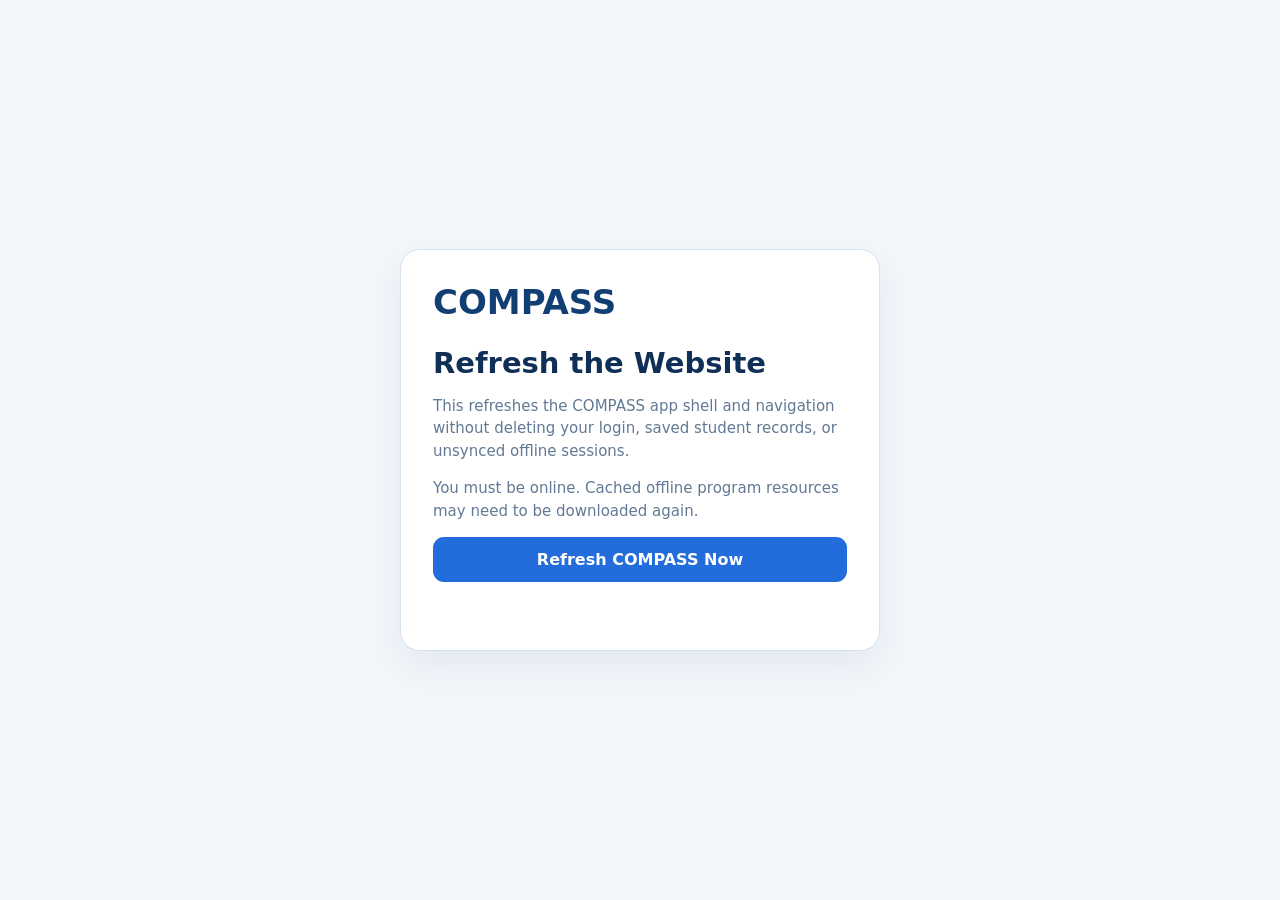
<file: refresh.html>
<!doctype html>
<html lang="en"><head><meta charset="utf-8"><meta name="viewport" content="width=device-width,initial-scale=1">
<meta name="theme-color" content="#10396c"><title>Refresh COMPASS Website</title>
<style>
*{box-sizing:border-box}body{font-family:Inter,system-ui,-apple-system,Segoe UI,sans-serif;background:#f2f7fb;color:#102f57;min-height:100vh;display:grid;place-items:center;padding:20px;margin:0}.panel{width:min(480px,100%);padding:32px;border-radius:20px;background:#fff;border:1px solid #d5e2ee;box-shadow:0 15px 40px #112d5012}h1{font-size:29px;margin:0 0 7px}.brand{font-size:34px;font-weight:900;color:#123f73;margin-bottom:24px}.muted{font-size:15px;line-height:1.5;color:#617994}button{padding:13px 18px;background:#236cdc;color:#fff;border:0;border-radius:11px;font:inherit;font-weight:800;width:100%;cursor:pointer}button:disabled{opacity:.6;cursor:wait}#status{margin-top:16px;font-size:14px;line-height:1.5;min-height:20px}.fail{color:#af2533}
</style></head><body><main class="panel"><div class="brand">COMPASS</div><h1>Refresh the Website</h1><p class="muted">This refreshes the COMPASS app shell and navigation without deleting your login, saved student records, or unsynced offline sessions.</p><p class="muted">You must be online. Cached offline program resources may need to be downloaded again.</p><button id="refresh" type="button">Refresh COMPASS Now</button><div id="status" role="status" aria-live="polite"></div></main>
<script>
const button=document.getElementById('refresh'),status=document.getElementById('status');
button.addEventListener('click',async()=>{
button.disabled=true;status.textContent='Removing the old COMPASS website cache…';
try{
 if(!navigator.onLine){throw Error('Connect to the internet and try again.')}
 if('serviceWorker' in navigator){
  const registrations=await navigator.serviceWorker.getRegistrations();
  for(const registration of registrations){
   const scope=new URL(registration.scope).pathname;
   if(scope.endsWith('/Compass/'))await registration.unregister();
  }
 }
 if('caches' in window){
  for(const key of await caches.keys()){
   if(!key.startsWith('compass-shell-'))continue;
   const cache=await caches.open(key);
   const base=new URL('./',location.href);
   for(const path of ['','index.html','compass-admin-ui.js','sw.js']){
    await cache.delete(new Request(new URL(path,base).href),{ignoreSearch:true});
   }
  }
 }
 status.textContent='Opening the latest COMPASS navigation…';
 location.replace('./?caseload=20261025-canonical#caseload');
}catch(e){button.disabled=false;status.className='fail';status.textContent='The automatic refresh was interrupted: '+(e.message||String(e))+'. Please try again while online.'}
});
</script></body></html>
</file>
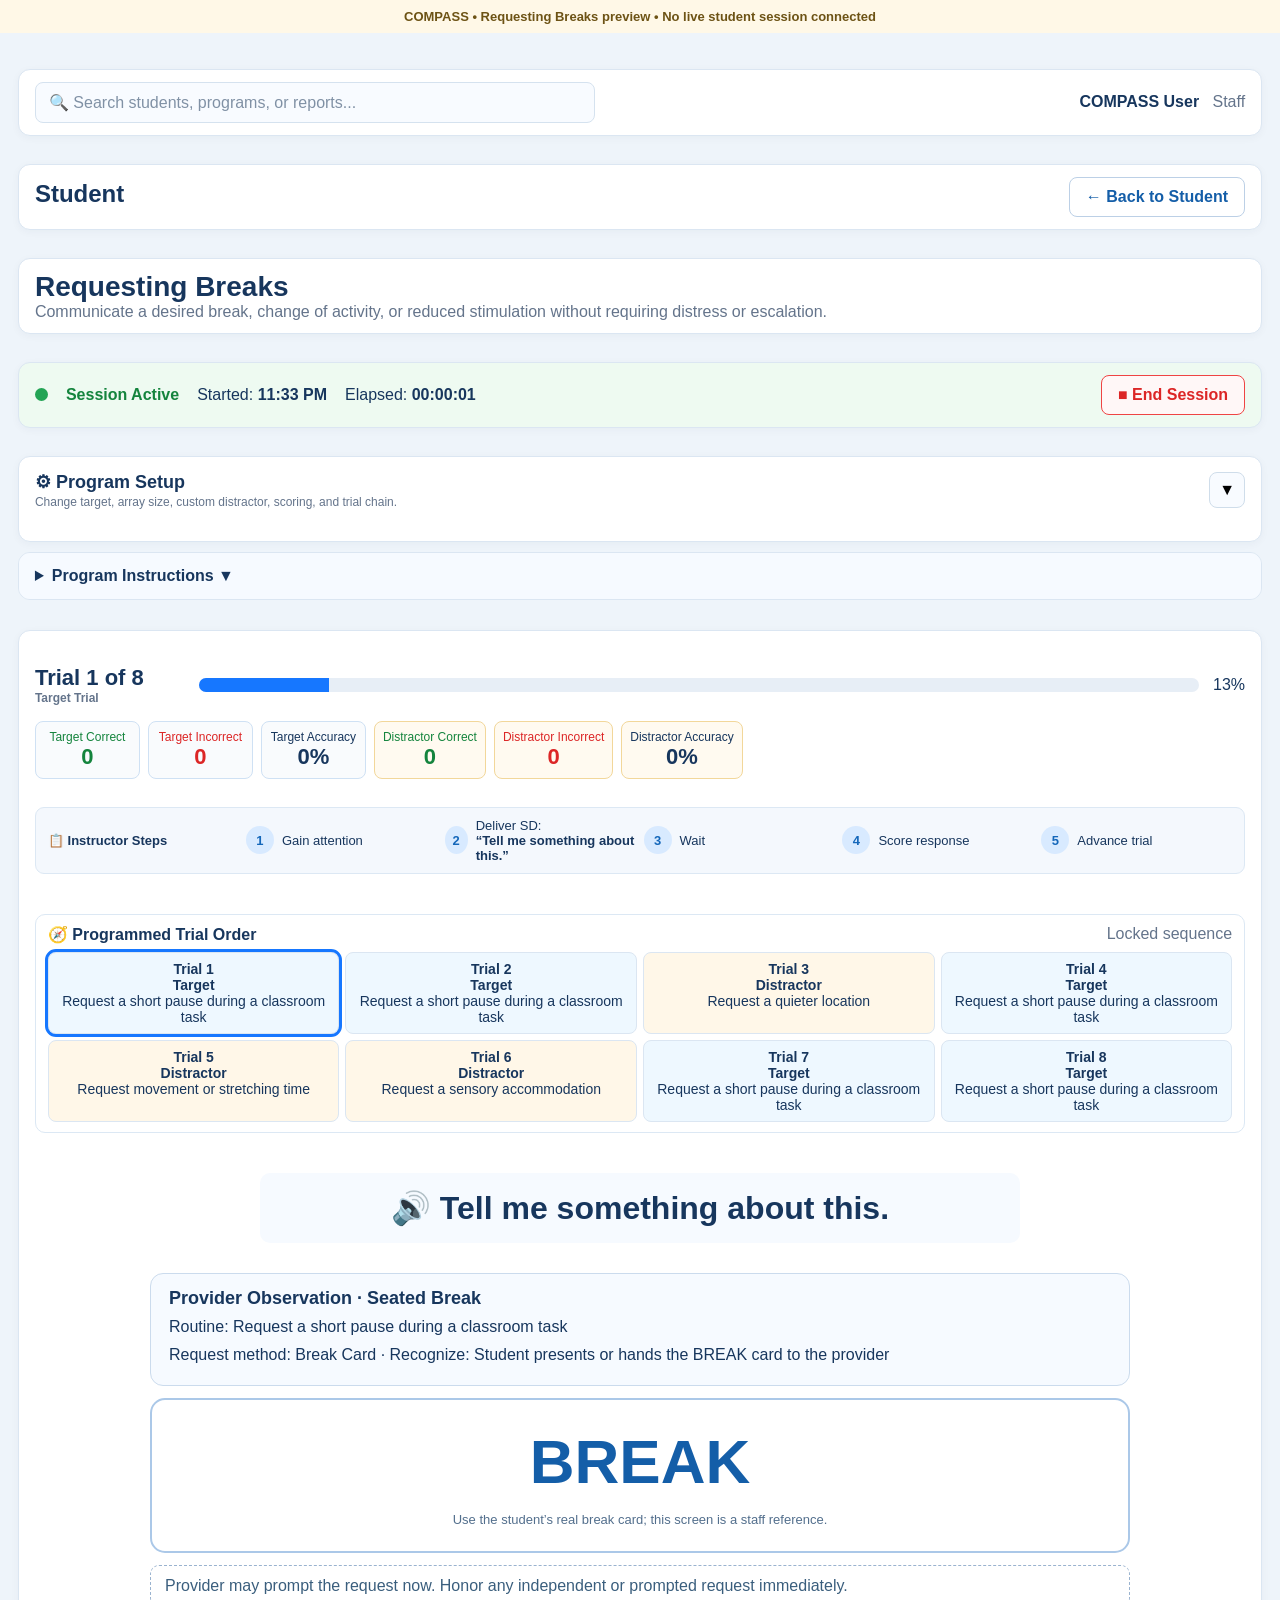
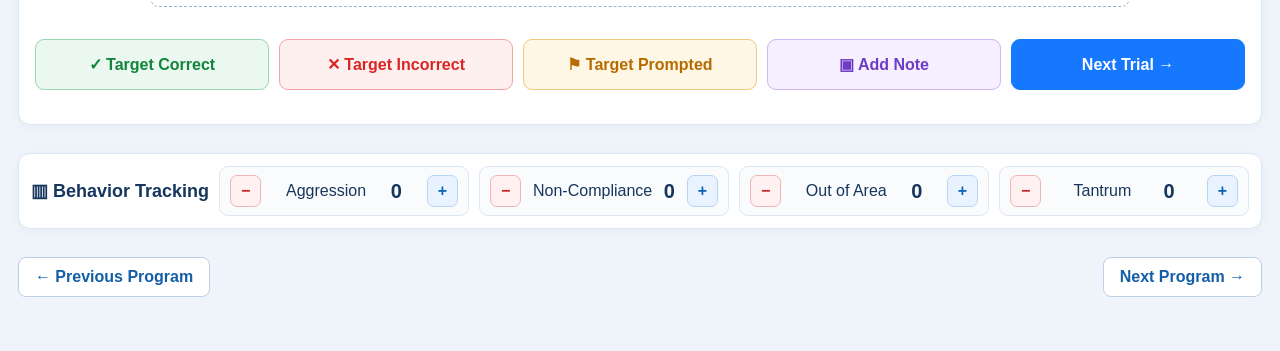
<file: requesting-breaks-functional-communication-preview.html>
<!DOCTYPE html>
<html lang="en">
<head>
<script>window.COMPASS_PROGRAM_CONFIG={"targets":[{"id":1,"name":"Request a short pause during a classroom task","metadata":{"stage":"Structured teaching with familiar materials","benchmark":1,"task_number":1,"staff_observed":true}},{"id":2,"name":"Request a quieter location","metadata":{"stage":"Structured teaching with familiar materials","benchmark":1,"task_number":2,"staff_observed":true}},{"id":3,"name":"Request movement or stretching time","metadata":{"stage":"Structured teaching with familiar materials","benchmark":1,"task_number":3,"staff_observed":true}},{"id":4,"name":"Request a sensory accommodation","metadata":{"stage":"Structured teaching with familiar materials","benchmark":1,"task_number":4,"staff_observed":true}},{"id":5,"name":"Request a drink or hydration break","metadata":{"stage":"Structured teaching with familiar materials","benchmark":1,"task_number":5,"staff_observed":true}},{"id":6,"name":"Request a change from a difficult to a different task","metadata":{"stage":"Structured teaching with familiar materials","benchmark":1,"task_number":6,"staff_observed":true}},{"id":7,"name":"Request to leave a crowded activity temporarily","metadata":{"stage":"Structured teaching with familiar materials","benchmark":1,"task_number":7,"staff_observed":true}},{"id":8,"name":"Specify a preferred place for a break","metadata":{"stage":"Structured teaching with familiar materials","benchmark":1,"task_number":8,"staff_observed":true}},{"id":9,"name":"Communicate readiness to resume a chosen activity","metadata":{"stage":"Structured teaching with familiar materials","benchmark":1,"task_number":9,"staff_observed":true}},{"id":10,"name":"Communicate that a longer break or an additional support is needed","metadata":{"stage":"Structured teaching with familiar materials","benchmark":1,"task_number":10,"staff_observed":true}},{"id":11,"name":"Structured practice with changed materials or example: Request a short pause during a classroom task","metadata":{"stage":"Structured practice with changed materials or example","benchmark":2,"task_number":1,"staff_observed":true}},{"id":12,"name":"Structured practice with changed materials or example: Request a quieter location","metadata":{"stage":"Structured practice with changed materials or example","benchmark":2,"task_number":2,"staff_observed":true}},{"id":13,"name":"Structured practice with changed materials or example: Request movement or stretching time","metadata":{"stage":"Structured practice with changed materials or example","benchmark":2,"task_number":3,"staff_observed":true}},{"id":14,"name":"Structured practice with changed materials or example: Request a sensory accommodation","metadata":{"stage":"Structured practice with changed materials or example","benchmark":2,"task_number":4,"staff_observed":true}},{"id":15,"name":"Structured practice with changed materials or example: Request a drink or hydration break","metadata":{"stage":"Structured practice with changed materials or example","benchmark":2,"task_number":5,"staff_observed":true}},{"id":16,"name":"Structured practice with changed materials or example: Request a change from a difficult to a different task","metadata":{"stage":"Structured practice with changed materials or example","benchmark":2,"task_number":6,"staff_observed":true}},{"id":17,"name":"Structured practice with changed materials or example: Request to leave a crowded activity temporarily","metadata":{"stage":"Structured practice with changed materials or example","benchmark":2,"task_number":7,"staff_observed":true}},{"id":18,"name":"Structured practice with changed materials or example: Specify a preferred place for a break","metadata":{"stage":"Structured practice with changed materials or example","benchmark":2,"task_number":8,"staff_observed":true}},{"id":19,"name":"Structured practice with changed materials or example: Communicate readiness to resume a chosen activity","metadata":{"stage":"Structured practice with changed materials or example","benchmark":2,"task_number":9,"staff_observed":true}},{"id":20,"name":"Structured practice with changed materials or example: Communicate that a longer break or an additional support is needed","metadata":{"stage":"Structured practice with changed materials or example","benchmark":2,"task_number":10,"staff_observed":true}},{"id":21,"name":"Functional practice with a different setting or communication partner: Request a short pause during a classroom task","metadata":{"stage":"Functional practice with a different setting or communication partner","benchmark":3,"task_number":1,"staff_observed":true}},{"id":22,"name":"Functional practice with a different setting or communication partner: Request a quieter location","metadata":{"stage":"Functional practice with a different setting or communication partner","benchmark":3,"task_number":2,"staff_observed":true}},{"id":23,"name":"Functional practice with a different setting or communication partner: Request movement or stretching time","metadata":{"stage":"Functional practice with a different setting or communication partner","benchmark":3,"task_number":3,"staff_observed":true}},{"id":24,"name":"Functional practice with a different setting or communication partner: Request a sensory accommodation","metadata":{"stage":"Functional practice with a different setting or communication partner","benchmark":3,"task_number":4,"staff_observed":true}},{"id":25,"name":"Functional practice with a different setting or communication partner: Request a drink or hydration break","metadata":{"stage":"Functional practice with a different setting or communication partner","benchmark":3,"task_number":5,"staff_observed":true}},{"id":26,"name":"Functional practice with a different setting or communication partner: Request a change from a difficult to a different task","metadata":{"stage":"Functional practice with a different setting or communication partner","benchmark":3,"task_number":6,"staff_observed":true}},{"id":27,"name":"Functional practice with a different setting or communication partner: Request to leave a crowded activity temporarily","metadata":{"stage":"Functional practice with a different setting or communication partner","benchmark":3,"task_number":7,"staff_observed":true}},{"id":28,"name":"Functional practice with a different setting or communication partner: Specify a preferred place for a break","metadata":{"stage":"Functional practice with a different setting or communication partner","benchmark":3,"task_number":8,"staff_observed":true}},{"id":29,"name":"Functional practice with a different setting or communication partner: Communicate readiness to resume a chosen activity","metadata":{"stage":"Functional practice with a different setting or communication partner","benchmark":3,"task_number":9,"staff_observed":true}},{"id":30,"name":"Functional practice with a different setting or communication partner: Communicate that a longer break or an additional support is needed","metadata":{"stage":"Functional practice with a different setting or communication partner","benchmark":3,"task_number":10,"staff_observed":true}},{"id":31,"name":"Generalize during a meaningful, student-selected routine: Request a short pause during a classroom task","metadata":{"stage":"Generalize during a meaningful, student-selected routine","benchmark":4,"task_number":1,"staff_observed":true}},{"id":32,"name":"Generalize during a meaningful, student-selected routine: Request a quieter location","metadata":{"stage":"Generalize during a meaningful, student-selected routine","benchmark":4,"task_number":2,"staff_observed":true}},{"id":33,"name":"Generalize during a meaningful, student-selected routine: Request movement or stretching time","metadata":{"stage":"Generalize during a meaningful, student-selected routine","benchmark":4,"task_number":3,"staff_observed":true}},{"id":34,"name":"Generalize during a meaningful, student-selected routine: Request a sensory accommodation","metadata":{"stage":"Generalize during a meaningful, student-selected routine","benchmark":4,"task_number":4,"staff_observed":true}},{"id":35,"name":"Generalize during a meaningful, student-selected routine: Request a drink or hydration break","metadata":{"stage":"Generalize during a meaningful, student-selected routine","benchmark":4,"task_number":5,"staff_observed":true}},{"id":36,"name":"Generalize during a meaningful, student-selected routine: Request a change from a difficult to a different task","metadata":{"stage":"Generalize during a meaningful, student-selected routine","benchmark":4,"task_number":6,"staff_observed":true}},{"id":37,"name":"Generalize during a meaningful, student-selected routine: Request to leave a crowded activity temporarily","metadata":{"stage":"Generalize during a meaningful, student-selected routine","benchmark":4,"task_number":7,"staff_observed":true}},{"id":38,"name":"Generalize during a meaningful, student-selected routine: Specify a preferred place for a break","metadata":{"stage":"Generalize during a meaningful, student-selected routine","benchmark":4,"task_number":8,"staff_observed":true}},{"id":39,"name":"Generalize during a meaningful, student-selected routine: Communicate readiness to resume a chosen activity","metadata":{"stage":"Generalize during a meaningful, student-selected routine","benchmark":4,"task_number":9,"staff_observed":true}},{"id":40,"name":"Generalize during a meaningful, student-selected routine: Communicate that a longer break or an additional support is needed","metadata":{"stage":"Generalize during a meaningful, student-selected routine","benchmark":4,"task_number":10,"staff_observed":true}}],"sd_prefix":"","runner_key":"compass-requesting-breaks-v2","skill_type":"Expressive","description":"Communicate a desired break, change of activity, or reduced stimulation without requiring distress or escalation.","mastery_pct":80,"program_code":"CP-120-REQUESTING-BREAKS","program_name":"Requesting Breaks","scoring_mode":"staff","default_chain":"T,T,D,T,D,D,T,T","runner_version":1,"default_array_size":3,"program_version":"v2-fct-time-benchmarks","break_request_benchmarks":[{"id":"B1","number":1,"name":"Immediate prompt if needed","prompt_delay_seconds":0},{"id":"B2","number":2,"name":"5-second independent opportunity","prompt_delay_seconds":5},{"id":"B3","number":3,"name":"10-second independent opportunity","prompt_delay_seconds":10},{"id":"B4","number":4,"name":"15-second independent opportunity","prompt_delay_seconds":15},{"id":"B5","number":5,"name":"30-second independent opportunity","prompt_delay_seconds":30},{"id":"B6","number":6,"name":"45-second independent opportunity","prompt_delay_seconds":45},{"id":"B7","number":7,"name":"60-second independent opportunity","prompt_delay_seconds":60}],"default_break_duration_seconds":60,"modalities":["Break Card","Verbal","AAC Device","Gesture / Sign","Multiple / Individualized"],"trials_per_session":8,"break_rule":"Honor all appropriate requests immediately; standard trials at seat and final trial in designated away-from-desk area."};</script>
<style>.compass-demo-banner{padding:9px;text-align:center;background:#fff8e7;color:#6d5315;font:700 13px Arial}</style>
<meta charset="UTF-8" />
<meta name="viewport" content="width=device-width, initial-scale=1.0" />
<title>COMPASS Master Runner</title>
<style>
:root{--blue:#1677ff;--navy:#17365d;--border:#dbe6f2;--muted:#64748b;--bg:#eef4fa}
*{box-sizing:border-box}html,body{margin:0;min-height:100%;font-family:Arial,Helvetica,sans-serif;color:var(--navy);background:var(--bg)}button,select,input{font:inherit}.app{min-height:100vh}.main{width:100%;max-width:1900px;margin:auto;padding:clamp(10px,1.4vw,28px)}
.topbar,.student-card,.program-card,.sessionbar,.program-setup,.workspace,.behaviorbar{background:#fff;border:1px solid var(--border);border-radius:12px;box-shadow:0 2px 8px rgba(20,45,70,.04)}
.topbar,.student-card,.program-card,.sessionbar{display:flex;align-items:center;justify-content:space-between;gap:14px;padding:12px 16px;margin-bottom:10px}.search{width:min(560px,50vw);padding:10px 13px;border:1px solid #d5e2ef;border-radius:8px;background:#f8fbff;color:#8091a5}.student-card h2{margin:0 0 5px}.muted{color:var(--muted)}
.btn{border:1px solid #bcd0e6;background:#fff;border-radius:8px;padding:10px 16px;color:#145ea8;font-weight:700;cursor:pointer}.program-title{display:flex;align-items:center;gap:12px}.program-logo{width:58px;height:58px;border-radius:12px;object-fit:cover;border:1px solid #d8e7f6;background:#f3f7fb}.program-name{font-size:28px;font-weight:800}.sessionbar{background:#eefaf1}.sessionleft{display:flex;align-items:center;gap:18px;flex-wrap:wrap}.dot{width:13px;height:13px;border-radius:50%;background:#23a455}.endbtn{border:1px solid #ef4444;color:#dc2626;background:#fff7f7;padding:10px 16px;border-radius:8px;font-weight:700;cursor:pointer}
.program-setup{padding:14px 16px;margin-bottom:10px}.setup-header{display:flex;align-items:center;justify-content:space-between;cursor:pointer}.setup-title{font-size:18px;font-weight:800}.setup-subtitle{font-size:12px;color:var(--muted);margin-top:2px}.setup-toggle{width:36px;height:36px;border:1px solid #cfddea;background:#f8fbff;border-radius:8px;font-weight:800;cursor:pointer}.setup-body{margin-top:14px}.setup-grid{display:grid;grid-template-columns:repeat(auto-fit,minmax(170px,1fr));gap:12px;align-items:end}.setup-field label{display:block;font-size:12px;font-weight:800;color:#49657f;margin-bottom:5px}.setup-field select,.setup-field input{width:100%;padding:10px 11px;border:1px solid #cfddea;background:#f8fbff;border-radius:8px;color:var(--navy)}.toggle-wrap{display:flex;align-items:center;gap:10px;min-height:42px;padding:8px 10px;border:1px solid #cfddea;background:#f8fbff;border-radius:8px}.toggle-wrap input{width:18px;height:18px}.setup-actions{grid-column:1/-1;display:flex;justify-content:flex-end;gap:8px}.apply,.save{padding:11px 18px;border-radius:8px;font-weight:800;cursor:pointer}.apply{border:0;background:var(--blue);color:#fff}.save{border:1px solid #bcd0e6;background:#eef4fa;color:#145ea8}.preview{margin-top:10px;padding:9px 11px;border:1px dashed #cbd9e7;border-radius:8px;background:#f8fbff;font-size:12px;color:#526b84}.percent{position:relative}.percent span{position:absolute;right:12px;top:50%;transform:translateY(-50%);font-weight:800;color:#64748b}
.workspace{padding:16px;margin-bottom:10px}.trial-top{display:flex;gap:16px;align-items:center;justify-content:space-between;flex-wrap:wrap}.progress-wrap{display:flex;align-items:center;gap:14px;flex:1;min-width:min(520px,100%)}.trial-label{font-size:22px;font-weight:800;min-width:150px}.progress{height:14px;background:#e7eef6;border-radius:999px;overflow:hidden;flex:1}.progress>div{height:100%;background:var(--blue);width:0}.stats{display:flex;gap:8px;flex-wrap:wrap}.stat{min-width:105px;text-align:center;padding:8px;border:1px solid #e3eaf2;border-radius:8px;background:#f9fbfd;font-size:12px}.stat b{display:block;font-size:22px}.target-stat{border-color:#cfe1f4}.distractor-stat{border-color:#f2d79a;background:#fffaf0}.green{color:#14843d}.red{color:#dc2626}
.trialchain{display:grid;grid-template-columns:190px repeat(5,1fr);gap:8px;align-items:center;margin:10px 0 12px;padding:10px 12px;border:1px solid #dce8f4;border-radius:9px;background:#f4f8fd;font-size:13px}.step{display:flex;align-items:center;gap:8px}.stepnum{width:28px;height:28px;border-radius:50%;display:grid;place-items:center;background:#d8eaff;color:#1467ba;font-weight:800}.trialorder{margin:10px 0 12px;padding:10px 12px;border:1px solid #dce8f4;border-radius:10px;background:#fff}.trialorder-head{display:flex;justify-content:space-between;gap:10px;margin-bottom:8px}.trialorder-grid{display:grid;grid-template-columns:repeat(auto-fit,minmax(92px,1fr));gap:6px}.trialorder-grid.eight-trials{grid-template-columns:repeat(4,minmax(0,1fr))}.orderbox{padding:8px 5px;text-align:center;border:1px solid #dbe6f2;border-radius:8px;background:#f8fbff;font-size:14px}.orderbox.target{background:#eef8ff}.orderbox.distractor{background:#fff7e8}.orderbox.current{outline:3px solid var(--blue)}.orderbox.done{opacity:.55}.orderbox .n{display:block;font-weight:800}.instruction{width:min(760px,100%);margin:10px auto 12px;padding:16px;border-radius:10px;background:#f6faff;text-align:center;font-size:clamp(28px,2.5vw,38px);font-weight:800}
.choices{display:grid;gap:10px;width:100%;max-width:1400px;margin:0 auto 14px;justify-content:center}.choice{min-height:150px;padding:10px;border:1px solid #d7e5f2;border-radius:12px;background:#fff;cursor:pointer;display:flex;align-items:center;justify-content:center;transition:.15s}.choice:hover{transform:translateY(-2px);box-shadow:0 6px 14px rgba(34,70,110,.12)}.stimulus-card{width:100%;display:flex;flex-direction:column;align-items:center;gap:8px;padding:8px;border-radius:9px;background:linear-gradient(#fbfdff,#f3f8fd)}.stimulus-frame{width:min(100%,180px);aspect-ratio:1;overflow:hidden;border-radius:10px;border:1px solid #d7e5f2;background:#fff;display:grid;place-items:center}.stimulus-frame img{width:100%;height:100%;object-fit:cover;display:block}.stimulus-placeholder{font-size:48px}.stimulus-name{font-size:clamp(18px,1.6vw,25px);font-weight:800;text-align:center}.custom-card{width:min(560px,100%);margin:auto;padding:24px 18px;border:2px dashed #efcb7b;border-radius:12px;background:#fff9ed;text-align:center}.custom-card .action-name{font-size:clamp(26px,3vw,38px);font-weight:800;color:#6b4300}.custom-card .small{font-size:13px;color:#7c6540;margin-top:8px}
.response-row{display:grid;grid-template-columns:repeat(5,minmax(120px,1fr));gap:10px}.action{padding:15px 10px;border-radius:9px;font-weight:800;cursor:pointer}.correct{background:#eaf8ef;color:#13843b;border:1px solid #9ad8ad}.incorrect{background:#fff0f0;color:#d92525;border:1px solid #f4a3a3}.prompted{background:#fff7e5;color:#b66b00;border:1px solid #efcb7b}.note{background:#f5efff;color:#6f3cc6;border:1px solid #ccb7f3}.next{background:var(--blue);color:#fff;border:1px solid var(--blue)}.action:disabled{opacity:.45;cursor:not-allowed}
.behaviorbar{display:grid;grid-template-columns:auto repeat(4,minmax(150px,1fr));gap:10px;align-items:center;padding:12px}.behavior-title{font-size:18px;font-weight:800;white-space:nowrap}.behavior{display:flex;align-items:center;justify-content:space-between;gap:8px;padding:8px 10px;border:1px solid #dce7f2;border-radius:9px;background:#f9fbfd}.behavior .count{font-size:20px;font-weight:800}.minus,.plus{padding:6px 10px;border-radius:7px;font-weight:800;cursor:pointer}.minus{background:#fff1f1;color:#c62828;border:1px solid #f0b5b5}.plus{background:#e9f3ff;color:#0f64b9;border:1px solid #b6d4f3}.footer-nav{display:flex;justify-content:space-between;gap:12px;margin-top:10px}.toast{position:fixed;right:20px;top:20px;z-index:50;display:none;padding:12px 16px;border-radius:8px;background:#17365d;color:#fff}.empty-state{padding:36px;text-align:center;border:2px dashed #cbd9e7;border-radius:12px;color:#64748b}
@media(max-width:1100px){.trialchain{grid-template-columns:1fr 1fr}.trialchain>strong{grid-column:1/-1}.behaviorbar{grid-template-columns:repeat(2,minmax(0,1fr))}.behavior-title{grid-column:1/-1}.stats{width:100%}.stat{flex:1}}
@media(max-width:700px){.main{padding:8px}.topbar,.student-card,.program-card,.sessionbar{flex-direction:column;align-items:stretch}.search{width:100%;min-width:0}.setup-grid{grid-template-columns:1fr}.setup-actions{flex-direction:column}.trial-top{flex-direction:column;align-items:stretch}.progress-wrap{min-width:0;flex-wrap:wrap}.trial-label{width:100%;min-width:0}.trialchain{grid-template-columns:1fr}.response-row{grid-template-columns:1fr 1fr}.next{grid-column:1/-1}.behaviorbar{grid-template-columns:repeat(2,minmax(0,1fr))}.footer-nav{flex-direction:column}}
@media(max-width:520px){.trialorder-grid.eight-trials{grid-template-columns:repeat(2,minmax(0,1fr))}}
</style>
</head>
<body><div class="compass-demo-banner">COMPASS • Requesting Breaks preview • No live student session connected</div>

<noscript><div style="margin:16px;padding:16px;border:2px solid #dc2626;border-radius:12px;background:#fff7f7;color:#7f1d1d;font-family:Arial,sans-serif;font-size:16px;font-weight:700">JavaScript is turned off in this browser. Turn it on (Settings &rsaquo; Safari &rsaquo; Advanced &rsaquo; JavaScript) and reload.</div></noscript>
<div id="__bootcheck" style="position:fixed;inset:0;z-index:9999;display:flex;align-items:center;justify-content:center;padding:24px;background:#eef4fa;font-family:Arial,Helvetica,sans-serif">
  <div style="max-width:520px;text-align:center;background:#fff;border:1px solid #dbe6f2;border-radius:16px;box-shadow:0 8px 28px rgba(20,45,70,.12);padding:28px 24px">
    <div style="font-size:44px;line-height:1;margin-bottom:10px">&#9888;&#65039;</div>
    <div style="font-size:22px;font-weight:800;color:#17365d;margin-bottom:10px">This preview can&rsquo;t run the program</div>
    <div style="font-size:15px;color:#49657f;line-height:1.5">You are viewing this file in a <b>preview</b>, which does not run the program. Open it in a real browser:<br><br><b>On iPad:</b> tap the <b>Share</b> button and choose <b>&ldquo;Open in Safari,&rdquo;</b> or add it to your <b>Home Screen</b> and launch it from there.</div>
    <div style="font-size:12px;color:#8091a5;margin-top:16px">If you already opened it in Safari and still see this, reload the page.</div>
  </div>
</div>
<div class="toast" id="toast"></div>
<div class="app"><main class="main">
  <div class="topbar"><div class="search">🔍 Search students, programs, or reports...</div><div><b id="providerName">COMPASS User</b> &nbsp; <span class="muted" id="providerRole">Staff</span></div></div>
  <div class="student-card"><div><h2 id="studentName">Student</h2><div class="muted" id="studentMeta"></div></div><button class="btn">← Back to Student</button></div>
  <div class="program-card"><div class="program-title"><img id="programLogoPhoto" class="program-logo" alt="Program" hidden /><div><div class="program-name" id="programName">COMPASS Program</div><div class="muted" id="programDescription">Shared COMPASS program runner</div></div></div></div>
  <div class="sessionbar"><div class="sessionleft"><span class="dot"></span><b class="green">Session Active</b><span>Started: <b id="startTime"></b></span><span>Elapsed: <b id="timer">00:00:00</b></span></div><button class="endbtn" onclick="endSession()">■ End Session</button></div>
  <section class="program-setup"><div class="setup-header" onclick="toggleSetup()"><div><div class="setup-title">⚙ Program Setup</div><div class="setup-subtitle">Change target, array size, custom distractor, scoring, and trial chain.</div></div><button class="setup-toggle" type="button" onclick="event.stopPropagation();toggleSetup()">▼</button></div>
    <div class="setup-body" id="setupBody" hidden><div class="setup-grid">
      <div class="setup-field"><label>Target</label><select id="setupTarget"></select></div>
      <div class="setup-field"><label>Array Size</label><select id="setupArray"></select></div>
      <div class="setup-field"><label>DTI Chain</label><select id="setupChain"></select></div>
      <div class="setup-field"><label>Custom Distractor</label><div class="toggle-wrap"><input id="useCustomDistractor" type="checkbox" onchange="toggleCustomDistractor()"><span>Use mastered action for D trials</span></div></div>
      <div class="setup-field" id="customDistractorField" hidden><label>Distractor Action</label><select id="customDistractor"></select></div>
      <div class="setup-field"><label>Scoring Mode</label><select id="setupScoring"><option value="device">Device Scored</option><option value="staff">Staff Scored</option></select></div>
      <div class="setup-field"><label>Skill Demonstration Type</label><select id="setupSkillType"><option>Receptive</option><option>Expressive</option><option>Matching</option><option>Sorting/Classifying</option><option>Echoic</option><option>Intraverbal</option><option>Imitation</option><option>Reading/Decoding</option><option>Written Expression</option><option>Spelling</option><option>Application</option><option>Generalization</option><option>Academic</option><option>Pre-Academic</option></select></div>
      <div class="setup-field"><label>IEP Goal</label><select id="setupIepGoal"><option value="">Select Goal</option></select></div>
      <div class="setup-field"><label>Mastery %</label><div class="percent"><input id="setupMastery" type="number" min="0" max="100" value="80"><span>%</span></div></div>
      <div class="setup-actions"><button class="apply" onclick="applySetup()">Apply Setup</button><button class="save" onclick="saveSetup()">Save Setup</button></div>
    </div><div class="preview" id="setupPreview"></div></div>
  </section>
  <section class="workspace" id="workspace">
    <div class="trial-top"><div class="progress-wrap"><div class="trial-label">Trial <span id="trialNum">1</span> of <span id="trialTotal">0</span><div id="trialType" class="muted" style="font-size:12px">Target Trial</div></div><div class="progress"><div id="progress"></div></div><span id="progressText">0%</span></div><div class="stats"><div class="stat target-stat green">Target Correct<b id="targetCorrect">0</b></div><div class="stat target-stat red">Target Incorrect<b id="targetIncorrect">0</b></div><div class="stat target-stat">Target Accuracy<b id="targetAccuracy">0%</b></div><div class="stat distractor-stat green">Distractor Correct<b id="distractorCorrect">0</b></div><div class="stat distractor-stat red">Distractor Incorrect<b id="distractorIncorrect">0</b></div><div class="stat distractor-stat">Distractor Accuracy<b id="distractorAccuracy">0%</b></div></div></div>
    <div class="trialchain"><strong>📋 Instructor Steps</strong><div class="step"><span class="stepnum">1</span>Gain attention</div><div class="step"><span class="stepnum">2</span><span>Deliver SD:<br><b id="sdText">—</b></span></div><div class="step"><span class="stepnum">3</span>Wait</div><div class="step"><span class="stepnum">4</span>Score response</div><div class="step"><span class="stepnum">5</span>Advance trial</div></div>
    <div class="trialorder"><div class="trialorder-head"><b>🧭 Programmed Trial Order</b><span class="muted">Locked sequence</span></div><div class="trialorder-grid" id="trialOrder"></div></div>
    <div class="instruction">🔊 <span id="instruction">Load a program configuration</span></div>
    <div class="choices" id="choices"></div>
    <div class="response-row"><button class="action correct" id="correctBtn" onclick="staffScore('correct')">✓ Correct</button><button class="action incorrect" id="incorrectBtn" onclick="staffScore('incorrect')">✕ Incorrect</button><button class="action prompted" id="promptedBtn" onclick="staffScore('prompted')">⚑ Prompted</button><button class="action note" onclick="addNote()">▣ Add Note</button><button class="action next" id="nextBtn" onclick="nextTrial()">Next Trial →</button></div>
  </section>
  <div class="behaviorbar" id="behaviorBar"><div class="behavior-title">▥ Behavior Tracking</div><div id="behaviorItems" style="display:contents"></div></div>
  <div class="footer-nav"><button class="btn">← Previous Program</button><button class="btn">Next Program →</button></div>
</main></div>
<!-- ============================================================
     COMPASS MASTER RUNNER  —  program-agnostic shell.
     Inject one program config into the script block below.
     With nothing injected, the runner loads in a clean
     "No Program Loaded" state (safe to open standalone).

     window.COMPASS_PROGRAM_CONFIG = {
       program_name: "Animal Identification",  // title        (alias: name)
       description:  "Receptive ID field of 3", // subtitle
       program_code: "animal-id-v1",            // save key     (alias: code)
       logo_image:   "data:image/webp;base64,…",// optional     (alias: logoImage)
       student:  { name: "…", meta: "Grade 2 • IEP" },   // optional
       provider: { name: "…", role: "BCBA" },            // optional

       targets: [                               // REQUIRED — string or object
         "Dog",
         { id: 2, name: "Cat",                 // (alias: label)
           image: "data:image/webp;base64,…",  // (alias: image_url)
           exemplars: ["data:…","data:…"],     // extra images for Matching
           metadata: {} }
       ],
       images: { "Dog": "data:…" },            // optional name→image, or array

       sd_prefix:          "Touch ",           // SD prefix
       matching_sd:        "Match the same",   // SD when skill_type = Matching
       default_array_size: 3,
       default_chain:      "T,T,D,T,D,D,T,T",
       trial_chains:       [{ label: "Default", value: "T,T,D,T" }],
       custom_distractors: ["Clap","High Five"],
       scoring_mode:       "device",           // "device" | "staff"
       skill_type:         "Receptive",        // "Matching" enables match-to-sample
       mastery_pct:        80,
       behaviors: [{ key: "Aggression", label: "Aggression" }]
     };
     ============================================================ -->
<script id="compass-shared-config-autoload-v1">
(function(){
  if(window.COMPASS_PROGRAM_CONFIG&&Array.isArray(window.COMPASS_PROGRAM_CONFIG.targets)&&window.COMPASS_PROGRAM_CONFIG.targets.length)return;
  var p=new URLSearchParams(window.location.search||"");
  var code=p.get("programCode")||p.get("program_code")||p.get("code")||window.__COMPASS_PROGRAM_CODE__||"";
  if(!code)return;
  var src="https://ykkexfsbnnxgncnyaksr.supabase.co/functions/v1/compass-program-config?format=js&program_code="+encodeURIComponent(code);
  document.write('<script src="'+src+'"><\/script>');
})();
</script>
<script id="compass-program-config">
/* COMPASS injects window.COMPASS_PROGRAM_CONFIG here. */
</script>
<script>
const DEFAULT_DISTRACTORS=["Wiggle Fingers","Clap","Touch Your Nose","Touch Your Head","Stand Up","Sit Down","High Five","Fist Bump","Calm Body"];
const DEFAULT_CHAINS=[{label:"1. Default — T,T,D,T,D,D,T,T",value:"T,T,D,T,D,D,T,T"},{label:"2. Momentum — T,T,T,T",value:"T,T,T,T"},{label:"3. Momentum Alternative — T,T,D,T,T",value:"T,T,D,T,T"},{label:"4. Alternative — T,D,T,D,T,D,T,T",value:"T,D,T,D,T,D,T,T"},{label:"5. Build Tolerance — T,T,T",value:"T,T,T"},{label:"6. Single — T",value:"T"}];
const CONFIG=window.COMPASS_PROGRAM_CONFIG||{};
const $=id=>document.getElementById(id);
const normalizedTargets=(Array.isArray(CONFIG.targets)?CONFIG.targets:[]).map((t,i)=>typeof t==="string"?{id:i+1,name:t,image:null}:{id:t.id??i+1,name:t.name??t.label??`Target ${i+1}`,image:t.image??t.image_url??null,metadata:t.metadata??{}});
const imageMap={...(CONFIG.images||{})};normalizedTargets.forEach(t=>{if(t.image&&!imageMap[t.name])imageMap[t.name]=t.image});
const uniqueTargets=()=>{const seen=new Set();return normalizedTargets.filter(t=>!seen.has(t.name)&&seen.add(t.name))};
const uniqueNames=()=>uniqueTargets().map(t=>t.name);
const placeholderBehaviors=[{key:'Aggression',label:'Aggression'},{key:'NonCompliance',label:'Non-Compliance'},{key:'OutOfArea',label:'Out of Area'},{key:'Tantrum',label:'Tantrum'}];
let behaviorDefinitions=[...placeholderBehaviors];
const counts={};
let target="",arraySize=3,scoring="device",customEnabled=false,customDistractor=DEFAULT_DISTRACTORS[0],chain=["T","T","D","T","D","D","T","T"],plan=[],trial=0,lastScored=false,sessionActive=true,elapsed=0,tc=0,ti=0,tp=0,dc=0,di=0,dp=0;
function shuffle(a){a=[...a];for(let i=a.length-1;i>0;i--){const j=Math.floor(Math.random()*(i+1));[a[i],a[j]]=[a[j],a[i]]}return a}
function toast(message){const e=$("toast");e.textContent=message;e.style.display="block";clearTimeout(toast.timer);toast.timer=setTimeout(()=>e.style.display="none",1500)}
function current(){return plan[trial]||null}function manualTrial(){return scoring==="staff"||(current()&&current().custom)}
function renderProgramIdentity(){$("programName").textContent=CONFIG.program_name||CONFIG.name||"COMPASS Program";$("programDescription").textContent=CONFIG.description||"Shared COMPASS program runner";const logo=CONFIG.logo_image||CONFIG.logoImage||imageMap[uniqueNames()[0]];if(logo){$("programLogoPhoto").src=logo;$("programLogoPhoto").hidden=false}else $("programLogoPhoto").hidden=true;if(CONFIG.student){$("studentName").textContent=CONFIG.student.name||"Student";$("studentMeta").textContent=CONFIG.student.meta||""}if(CONFIG.provider){$("providerName").textContent=CONFIG.provider.name||"COMPASS User";$("providerRole").textContent=CONFIG.provider.role||"Staff"}}
function populateSetup(){renderProgramIdentity();const targetSelect=$("setupTarget");targetSelect.innerHTML="";uniqueTargets().forEach(t=>targetSelect.add(new Option(t.name,t.name)));target=targetSelect.value||"";const n=Math.max(0,uniqueNames().length),choices=[2,3,4,5,6,8,10,12,15,20].filter(x=>x<n);if(n>=2)choices.push(n);const array=$("setupArray");array.innerHTML="";[...new Set(choices)].forEach(x=>array.add(new Option(x===n?`All ${n}`:`${x} choices`,String(x))));arraySize=Math.min(Number(CONFIG.default_array_size||3),Math.max(n,2));if([...array.options].some(o=>Number(o.value)===arraySize))array.value=String(arraySize);else if(array.options.length)array.value=array.options[0].value;const chainSelect=$("setupChain");chainSelect.innerHTML="";(CONFIG.trial_chains||DEFAULT_CHAINS).forEach(c=>chainSelect.add(new Option(c.label||c.value,c.value)));if(CONFIG.default_chain&&[...chainSelect.options].some(o=>o.value===CONFIG.default_chain))chainSelect.value=CONFIG.default_chain;const custom=$("customDistractor");custom.innerHTML="";(CONFIG.custom_distractors||DEFAULT_DISTRACTORS).forEach(x=>custom.add(new Option(x,x)));for(let i=1;i<=20;i++)$("setupIepGoal").add(new Option("IEP Goal "+i,i));$("setupScoring").value=CONFIG.scoring_mode||"device";$("setupSkillType").value=CONFIG.skill_type||"Receptive";$("setupMastery").value=CONFIG.mastery_pct??80;updatePreview()}
function toggleSetup(){$("setupBody").hidden=!$("setupBody").hidden}function toggleCustomDistractor(){$("customDistractorField").hidden=!$("useCustomDistractor").checked}
function buildPlan(){if(!uniqueNames().length){plan=[];return}const other=uniqueNames().filter(n=>n!==target);let d=0;plan=chain.map(x=>{if(x==="T")return{type:"Target",animal:target,instruction:(CONFIG.sd_prefix||"Touch ")+target,custom:false};if(customEnabled)return{type:"Distractor",custom:true,action:customDistractor,instruction:customDistractor,animal:null};const animal=other.length?other[d++%other.length]:target;return{type:"Distractor",custom:false,animal,instruction:(CONFIG.sd_prefix||"Touch ")+animal}})}
function applySetup(silent=false){target=$("setupTarget").value||target;arraySize=Math.min(uniqueNames().length,Math.max(2,+$("setupArray").value||3));scoring=$("setupScoring").value;customEnabled=$("useCustomDistractor").checked;customDistractor=$("customDistractor").value;chain=$("setupChain").value.split(",");trial=0;lastScored=false;tc=ti=tp=dc=di=dp=0;buildPlan();renderAll();updatePreview();if(!silent)toast("Program setup applied")}
function updatePreview(){$("setupPreview").innerHTML=`<b>Current:</b> Target = ${$("setupTarget").value||target||"—"} • Array = ${$("setupArray").value||arraySize} • Custom Distractor = ${$("useCustomDistractor").checked?$("customDistractor").value:"Off"} • Scoring = ${$("setupScoring").value==="device"?"Device":"Staff"} • Mastery = ${$("setupMastery").value}%`}
function storageKey(){return`compassProgramming:${CONFIG.program_code||CONFIG.code||"runner"}`}
function saveSetup(){try{localStorage.setItem(storageKey(),JSON.stringify({target:$("setupTarget").value,array:$("setupArray").value,chain:$("setupChain").value,scoring:$("setupScoring").value,custom:$("useCustomDistractor").checked,customDistractor:$("customDistractor").value,skill:$("setupSkillType").value,goal:$("setupIepGoal").value,mastery:$("setupMastery").value}));toast("Setup saved")}catch(e){toast("Setup applied; browser storage unavailable")}applySetup(true)}
function loadSetup(){try{const s=JSON.parse(localStorage.getItem(storageKey())||"null");if(!s)return;if(s.target&&uniqueNames().includes(s.target))$("setupTarget").value=s.target;if(s.array&&[...$("setupArray").options].some(o=>o.value===String(s.array)))$("setupArray").value=String(s.array);if(s.chain&&[...$("setupChain").options].some(o=>o.value===s.chain))$("setupChain").value=s.chain;if(s.scoring)$("setupScoring").value=s.scoring;$("useCustomDistractor").checked=!!s.custom;if(s.customDistractor)$("customDistractor").value=s.customDistractor;if(s.skill)$("setupSkillType").value=s.skill;if(s.goal)$("setupIepGoal").value=s.goal;if(s.mastery)$("setupMastery").value=s.mastery;toggleCustomDistractor()}catch(e){}}
function renderChoices(){const c=$("choices");c.innerHTML="";const q=current();if(!q){c.innerHTML='<div class="empty-state">No targets are configured for this program.</div>';return}if(q.custom){c.style.gridTemplateColumns="1fr";c.style.maxWidth="760px";c.innerHTML=`<div class="custom-card"><div class="muted"><b>Custom Distractor</b></div><div class="action-name">${q.action}</div><div class="small">Staff observes and scores this response.</div></div>`;return}const pool=shuffle(uniqueNames().filter(n=>n!==q.animal));const shown=shuffle([q.animal,...pool.slice(0,Math.max(0,arraySize-1))]);let cols=Math.min(shown.length,innerWidth<=700?2:innerWidth<=1024?4:6);c.style.gridTemplateColumns=`repeat(${Math.max(cols,1)},minmax(0,1fr))`;c.style.maxWidth=Math.min(Math.max(cols,1)*230,1400)+"px";shown.forEach(name=>{const el=document.createElement("button");el.className="choice";el.type="button";const src=imageMap[name];el.innerHTML=`<div class="stimulus-card"><div class="stimulus-frame">${src?`<img src="${src}" alt="${name}" draggable="false">`:`<div class="stimulus-placeholder">◻</div>`}</div><div class="stimulus-name">${name}</div></div>`;el.onclick=()=>studentTouch(name);c.appendChild(el)})}
function studentTouch(name){if(manualTrial()){toast("Student selected "+name+" — staff score below");return}if(lastScored)return;const ok=name===current().animal;record(ok?"correct":"incorrect");lastScored=true;toast(ok?"Correct":"Incorrect");setTimeout(()=>advance(),350)}
function record(type){if(!current())return;if(current().type==="Target"){if(type==="correct")tc++;if(type==="incorrect")ti++;if(type==="prompted")tp++}else{if(type==="correct")dc++;if(type==="incorrect")di++;if(type==="prompted")dp++}updateStats()}function accuracy(c,i,p){const n=c+i+p;return n?Math.round(c/n*100):0}
function updateStats(){$("targetCorrect").textContent=tc;$("targetIncorrect").textContent=ti;$("targetAccuracy").textContent=accuracy(tc,ti,tp)+"%";$("distractorCorrect").textContent=dc;$("distractorIncorrect").textContent=di;$("distractorAccuracy").textContent=accuracy(dc,di,dp)+"%"}
function staffScore(type){if(!manualTrial()){toast("Device Scored mode scores selections automatically");return}if(lastScored){toast("Trial already scored");return}record(type);lastScored=true;toast(current().type+" "+type+" recorded")}function nextTrial(){if(!manualTrial()){toast("Device Scored mode advances automatically");return}if(!lastScored){toast("Score the trial first");return}advance()}function advance(){if(trial>=plan.length-1){toast("Program complete");return}trial++;lastScored=false;renderAll()}
function renderOrder(){const g=$("trialOrder");g.innerHTML="";g.classList.toggle("eight-trials",plan.length===8);plan.forEach((item,index)=>{const box=document.createElement("div");box.id="order"+index;box.className="orderbox "+item.type.toLowerCase();box.innerHTML=`<span class="n">Trial ${index+1}</span><b>${item.type}</b><br>${item.custom?item.action:item.animal}`;g.appendChild(box)})}
function renderTrial(){const item=current();$("trialTotal").textContent=plan.length;if(!item){$("trialNum").textContent="0";$("trialType").textContent="No Program Loaded";$("instruction").textContent="Load a program configuration";$("sdText").textContent="—";$("progress").style.width="0%";$("progressText").textContent="0%";["correctBtn","incorrectBtn","promptedBtn","nextBtn"].forEach(id=>$(id).disabled=true);return}$("trialNum").textContent=trial+1;$("trialType").textContent=item.type+" Trial"+(item.custom?" • Staff Scored":"");$("instruction").textContent=item.instruction;$("sdText").textContent=`“${item.instruction}”`;const pct=Math.round((trial+1)/plan.length*100);$("progress").style.width=pct+"%";$("progressText").textContent=pct+"%";plan.forEach((_,index)=>{const box=$("order"+index);if(box){box.classList.toggle("current",index===trial);box.classList.toggle("done",index<trial)}});const kind=item.type;$("correctBtn").textContent="✓ "+kind+" Correct";$("incorrectBtn").textContent="✕ "+kind+" Incorrect";$("promptedBtn").textContent="⚑ "+kind+" Prompted";["correctBtn","incorrectBtn","promptedBtn","nextBtn"].forEach(id=>$(id).disabled=!manualTrial())}
function renderAll(){renderOrder();renderTrial();renderChoices();updateStats()}
function renderBehaviorTracking(){const host=$("behaviorItems");if(!host)return;host.innerHTML="";behaviorDefinitions.forEach(def=>{if(counts[def.key]===undefined)counts[def.key]=0;const wrap=document.createElement("div");wrap.className="behavior";wrap.innerHTML=`<button class="minus" type="button" aria-label="Decrease ${def.label}">−</button><span>${def.label}</span><b class="count" id="b${def.key}">${counts[def.key]}</b><button class="plus" type="button" aria-label="Increase ${def.label}">+</button>`;wrap.querySelector(".minus").onclick=()=>behavior(def.key,-1);wrap.querySelector(".plus").onclick=()=>behavior(def.key,1);host.appendChild(wrap)})}
function setBehaviorDefinitions(list){behaviorDefinitions=Array.isArray(list)&&list.length?list.map((b,i)=>({key:String(b.key||b.id||`Behavior${i+1}`).replace(/[^A-Za-z0-9_]/g,""),label:b.label||b.name||`Behavior ${i+1}`})):[...placeholderBehaviors];renderBehaviorTracking()}
function behavior(key,delta){counts[key]=Math.max(0,(counts[key]||0)+delta);const el=$("b"+key);if(el)el.textContent=counts[key]}
function addNote(){const note=prompt("Enter session note:");if(note&&note.trim())toast("Note saved")}function endSession(){sessionActive=false;toast("Session ended")}
populateSetup();setBehaviorDefinitions(CONFIG.behaviors);loadSetup();applySetup(true);$("startTime").textContent=new Date().toLocaleTimeString([],{hour:"numeric",minute:"2-digit"});setInterval(()=>{if(!sessionActive)return;elapsed++;const h=String(Math.floor(elapsed/3600)).padStart(2,"0"),m=String(Math.floor((elapsed%3600)/60)).padStart(2,"0"),s=String(elapsed%60).padStart(2,"0");$("timer").textContent=`${h}:${m}:${s}`},1000);addEventListener("resize",()=>renderChoices());var __bc=document.getElementById("__bootcheck");if(__bc)__bc.parentNode.removeChild(__bc);
</script>
<style id="compass-matching-mode-v1">
.matching-workspace{width:100%;display:flex;flex-direction:column;align-items:center;gap:18px;padding:4px 0 8px}
.matching-section-label{font-size:13px;font-weight:800;color:var(--muted);text-transform:uppercase;letter-spacing:.06em}
.matching-sample{width:min(260px,70vw);border:3px solid #9ecbff;border-radius:16px;background:#f7fbff;padding:12px;cursor:pointer;transition:.15s}
.matching-sample.selected{border-color:var(--blue);box-shadow:0 0 0 4px rgba(22,119,255,.12)}
.matching-sample .stimulus-frame{width:100%;max-width:220px;margin:auto}
.matching-array{width:100%;display:grid;gap:12px;justify-content:center}
.matching-choice{min-height:145px;border:1px solid #d7e5f2;border-radius:12px;background:#fff;padding:10px;cursor:pointer;transition:.15s}
.matching-choice:hover{transform:translateY(-2px);box-shadow:0 6px 14px rgba(34,70,110,.12)}
.matching-choice.selected{border:3px solid var(--blue);box-shadow:0 0 0 3px rgba(22,119,255,.10)}
.matching-help{text-align:center;color:var(--muted);font-size:13px;max-width:720px}
.matching-workspace .stimulus-name{display:none}
</style>
<script id="compass-matching-mode-v1-script">
(function(){
  let matchState=null;
  const baseRenderChoices=renderChoices;
  const baseRenderTrial=renderTrial;
  const baseAdvance=advance;
  const baseApplySetup=applySetup;
  const baseUpdatePreview=updatePreview;

  function isMatchingMode(){return $("setupSkillType").value==="Matching"}
  function rawTarget(name){
    const list=Array.isArray(CONFIG.targets)?CONFIG.targets:[];
    return list.find(t=>(typeof t==="string"?t:(t.name??t.label))===name)||null;
  }
  function matchingExemplars(name){
    const out=[];
    const t=rawTarget(name);
    const mapped=(CONFIG.images||{})[name];
    if(Array.isArray(mapped))out.push(...mapped);else if(mapped)out.push(mapped);
    if(t&&typeof t==="object"){
      if(t.image)out.push(t.image);
      if(t.image_url)out.push(t.image_url);
      if(Array.isArray(t.exemplars))out.push(...t.exemplars);
      if(Array.isArray(t.images))out.push(...t.images);
    }
    return [...new Set(out.filter(Boolean))];
  }
  function firstMatchingImage(name){return matchingExemplars(name)[0]||imageMap[name]||null}
  function renderStimulus(name,src){
    return `<div class="stimulus-card"><div class="stimulus-frame">${src?`<img src="${src}" alt="${name}" draggable="false">`:`<div class="stimulus-placeholder">◻</div>`}</div><div class="stimulus-name">${name}</div></div>`;
  }
  function buildMatchState(concept){
    const ex=shuffle(matchingExemplars(concept));
    const sampleSrc=ex[0]||firstMatchingImage(concept);
    const matchSrc=ex[1]||ex[0]||firstMatchingImage(concept);
    const comparisons=[{concept,src:matchSrc,correct:true}];
    for(const other of shuffle(uniqueNames().filter(n=>n!==concept))){
      if(comparisons.length>=arraySize)break;
      comparisons.push({concept:other,src:firstMatchingImage(other),correct:false});
    }
    return {concept,sampleSrc,matchSrc,comparisons:shuffle(comparisons),sampleSelected:false,comparisonSelected:false,complete:false};
  }
  function finishIfReady(){
    if(!matchState||matchState.complete||!matchState.sampleSelected||!matchState.comparisonSelected)return;
    matchState.complete=true;
    if(manualTrial()){toast("Matching pair selected — staff score below");return;}
    record("correct");lastScored=true;toast("Correct match");setTimeout(()=>advance(),350);
  }
  function selectSample(button){
    if(lastScored||!matchState)return;
    matchState.sampleSelected=true;button.classList.add("selected");finishIfReady();
  }
  function selectComparison(item,button){
    if(lastScored||!matchState||matchState.comparisonSelected)return;
    button.classList.add("selected");
    if(!item.correct){
      matchState.complete=true;
      if(manualTrial()){toast("Comparison selected — staff score below");return;}
      record("incorrect");lastScored=true;toast("Incorrect match");setTimeout(()=>advance(),350);return;
    }
    matchState.comparisonSelected=true;finishIfReady();
  }
  function renderMatching(){
    const c=$("choices"),q=current();
    if(!q)return;
    if(!matchState||matchState.concept!==q.animal)matchState=buildMatchState(q.animal);
    c.innerHTML="";c.style.gridTemplateColumns="1fr";c.style.maxWidth="1100px";
    const wrapper=document.createElement("div");wrapper.className="matching-workspace";
    const topLabel=document.createElement("div");topLabel.className="matching-section-label";topLabel.textContent="Sample";wrapper.appendChild(topLabel);
    const sample=document.createElement("button");sample.type="button";sample.className="matching-sample"+(matchState.sampleSelected?" selected":"");sample.innerHTML=renderStimulus(q.animal,matchState.sampleSrc);sample.onclick=()=>selectSample(sample);wrapper.appendChild(sample);
    const help=document.createElement("div");help.className="matching-help";help.textContent="Select the sample and the picture below that belongs to the same concept. Either one may be selected first.";wrapper.appendChild(help);
    const arrayLabel=document.createElement("div");arrayLabel.className="matching-section-label";arrayLabel.textContent="Match from the array";wrapper.appendChild(arrayLabel);
    const arr=document.createElement("div");arr.className="matching-array";
    const cols=Math.min(matchState.comparisons.length,innerWidth<=700?2:innerWidth<=1024?4:6);arr.style.gridTemplateColumns=`repeat(${Math.max(cols,1)},minmax(0,1fr))`;
    matchState.comparisons.forEach(item=>{const b=document.createElement("button");b.type="button";b.className="matching-choice";b.innerHTML=renderStimulus(item.concept,item.src);b.onclick=()=>selectComparison(item,b);arr.appendChild(b)});
    wrapper.appendChild(arr);c.appendChild(wrapper);
  }

  renderChoices=function(){
    const q=current();
    if(isMatchingMode()&&q&&!q.custom){renderMatching();return;}
    baseRenderChoices();
  };
  renderTrial=function(){
    baseRenderTrial();
    const q=current();
    if(isMatchingMode()&&q&&!q.custom){
      $("trialType").textContent=q.type+" Trial • Matching";
      const sd=CONFIG.matching_sd||"Match the same";
      $("instruction").textContent=sd;$("sdText").textContent=`“${sd}”`;
    }
  };
  advance=function(){matchState=null;return baseAdvance();};
  applySetup=function(silent=false){matchState=null;return baseApplySetup(silent);};
  updatePreview=function(){
    baseUpdatePreview();
    const p=$("setupPreview");
    if(p&&!p.innerHTML.includes("Skill ="))p.innerHTML=p.innerHTML.replace(" • Custom Distractor",` • Skill = ${$("setupSkillType").value} • Custom Distractor`);
  };

  const skill=$("setupSkillType");
  if(skill){skill.addEventListener("change",()=>{matchState=null;renderAll();updatePreview();toast(isMatchingMode()?"Matching mode enabled":"Skill mode changed to "+skill.value)});}
  if(isMatchingMode()){matchState=null;renderAll();updatePreview();}

  window.COMPASS_MATCHING={
    getExemplars:matchingExemplars,
    reset:()=>{matchState=null;renderAll();}
  };
})();
</script>


<script id="compass-shared-program-extensions-v1">
(function(){
  /* ---------- shared Wikimedia image resolver ---------- */
  const wikiEnabled =
    CONFIG.runtime_wikimedia_images===true ||
    /wikimedia/i.test(String(CONFIG.image_source||""));

  if(wikiEnabled){
    const metaByName=new Map(normalizedTargets.map(t=>[t.name,t.metadata||{}]));
    const cache=new Map(),pending=new Map();
    const baseChoices=renderChoices;
    const baseTrial=renderTrial;
    const baseManual=manualTrial;

    function skill(){return $("setupSkillType")?.value||CONFIG.skill_type||"Receptive"}
    function expressive(){return CONFIG.expressive_single_stimulus===true&&skill()==="Expressive"}
    manualTrial=function(){return expressive()?true:baseManual()};

    function md(name){return metaByName.get(name)||{}}
    function searchTerm(name){
      const m=md(name);
      return m.wikimedia_search||m.image_search||m.wiki_title||name;
    }
    function pdOnly(name){
      const m=md(name);
      return /public domain|cc0|pddl/i.test(String(m.image_policy||CONFIG.image_license_policy||""));
    }
    function allowedLicense(v){
      v=String(v||"").toLowerCase();
      return v.includes("public domain")||v.includes("cc0")||v.includes("pddl");
    }
    async function exactFile(filename,name){
      if(!filename)return null;
      const q=new URLSearchParams({action:"query",format:"json",origin:"*",titles:"File:"+filename,prop:"imageinfo",iiprop:"url|extmetadata",iiurlwidth:"720"});
      const r=await fetch("https://commons.wikimedia.org/w/api.php?"+q);
      if(!r.ok)return null;
      const j=await r.json(),pg=Object.values(j.query?.pages||{})[0],ii=pg?.imageinfo?.[0],em=ii?.extmetadata||{};
      const x={title:pg?.title||filename,url:ii?.thumburl||ii?.url||"",license:em.LicenseShortName?.value||em.UsageTerms?.value||""};
      if(!x.url)return null;
      if(pdOnly(name)&&!allowedLicense(x.license))return null;
      return x;
    }
    async function resolve(name){
      if(imageMap[name])return {url:imageMap[name]};
      if(cache.has(name))return cache.get(name);
      if(pending.has(name))return pending.get(name);

      const promise=(async()=>{
        try{
          const m=md(name);
          if(m.wiki_title){
            const q=new URLSearchParams({action:"query",format:"json",origin:"*",titles:m.wiki_title,prop:"pageimages",piprop:"name",pithumbsize:"720"});
            const r=await fetch("https://en.wikipedia.org/w/api.php?"+q);
            if(r.ok){
              const j=await r.json(),pg=Object.values(j.query?.pages||{})[0];
              if(pg?.pageimage){
                const exact=await exactFile(pg.pageimage,name);
                if(exact){imageMap[name]=exact.url;cache.set(name,exact);return exact;}
              }
            }
          }

          const q=new URLSearchParams({action:"query",format:"json",origin:"*",generator:"search",gsrsearch:searchTerm(name)+" filetype:bitmap",gsrnamespace:"6",gsrlimit:"20",prop:"imageinfo",iiprop:"url|extmetadata",iiurlwidth:"720"});
          const r=await fetch("https://commons.wikimedia.org/w/api.php?"+q);
          if(!r.ok)throw new Error("Wikimedia "+r.status);
          const j=await r.json();
          const bad=/logo|package|packaging|advert|menu|restaurant|store|brand|wrapper|label|poster|mascot|character|map|flag|diagram|chart/i;
          let xs=Object.values(j.query?.pages||{}).map(pg=>{
            const ii=pg.imageinfo?.[0],em=ii?.extmetadata||{};
            return {title:pg?.title||"",url:ii?.thumburl||ii?.url||"",license:em.LicenseShortName?.value||em.UsageTerms?.value||""};
          }).filter(x=>x.url&&!bad.test(x.title));
          if(pdOnly(name))xs=xs.filter(x=>allowedLicense(x.license));
          const found=xs[0]||null;
          if(found?.url)imageMap[name]=found.url;
          cache.set(name,found);
          return found;
        }catch(e){
          console.warn("COMPASS image lookup failed",name,e);
          cache.set(name,null);
          return null;
        }finally{pending.delete(name)}
      })();
      pending.set(name,promise);
      return promise;
    }
    async function hydrate(node){
      const name=(node.textContent||"").trim();
      const frame=node.closest(".stimulus-card")?.querySelector(".stimulus-frame");
      if(!name||!frame)return;
      const existing=frame.querySelector("img");
      if(existing&&existing.src)return;
      const x=await resolve(name);
      if(!frame.isConnected)return;
      if(x?.url){
        frame.innerHTML='<img src="'+x.url+'" alt="'+name+'" draggable="false">';
      }
      if(CONFIG.labels_hidden_during_student_trials===true&&skill()==="Receptive")node.style.display="none";
      else node.style.display="";
    }
    function hydrateAll(){document.querySelectorAll("#choices .stimulus-name").forEach(hydrate)}

    function expressiveCard(){
      const c=$("choices"),q=current(); if(!c||!q||q.custom)return false;
      const name=q.animal;
      c.innerHTML="";c.style.gridTemplateColumns="1fr";c.style.maxWidth="420px";
      const b=document.createElement("button");b.className="choice";b.type="button";
      b.innerHTML='<div class="stimulus-card"><div class="stimulus-frame">'+
        (imageMap[name]?'<img src="'+imageMap[name]+'" alt="'+name+'" draggable="false">':'<div class="stimulus-placeholder">◻</div>')+
        '</div><div class="stimulus-name">'+name+'</div></div>';
      b.onclick=()=>toast("Student viewed stimulus — staff score below");
      c.appendChild(b);hydrateAll();return true;
    }

    renderChoices=function(){
      if(expressive()&&current()&&!current().custom){expressiveCard();return}
      baseChoices();hydrateAll();
    };
    renderTrial=function(){
      baseTrial();
      const q=current();
      if(expressive()&&q&&!q.custom){
        const sd=CONFIG.expressive_sd||"What is this?";
        $("instruction").textContent=sd;$("sdText").textContent='“'+sd+'”';
        $("trialType").textContent=q.type+" Trial • Expressive • Staff Scored";
        ["correctBtn","incorrectBtn","promptedBtn","nextBtn"].forEach(id=>$(id).disabled=false);
      }
    };
    const skillSelect=$("setupSkillType");
    if(skillSelect)skillSelect.addEventListener("change",()=>setTimeout(()=>{renderTrial();renderChoices();updatePreview()},0));
    renderAll();
  }

  /* ---------- paper two-step coloring add-on ---------- */
  if((CONFIG.addon_key||CONFIG.program_type)==="paper_two_step_coloring"){
    const byName=new Map(normalizedTargets.map(t=>[t.name,t.metadata||{}]));
    const baseBuild=buildPlan;
    const baseChoices2=renderChoices;
    const baseTrial2=renderTrial;

    function pm(name){return byName.get(name)||{}}
    function instruction(name){return pm(name).instruction||name}
    function page(name){return pm(name).worksheet_page||""}

    buildPlan=function(){
      const other=uniqueNames().filter(n=>n!==target);let d=0;
      plan=chain.map(symbol=>{
        if(symbol==="T")return{type:"Target",animal:target,instruction:instruction(target),custom:false,paper:true,page:page(target)};
        if(customEnabled)return{type:"Distractor",custom:true,action:customDistractor,instruction:customDistractor,animal:null,paper:true,page:""};
        const name=other.length?other[d++%other.length]:target;
        return{type:"Distractor",animal:name,instruction:instruction(name),custom:false,paper:true,page:page(name)};
      });
    };

    async function openWorksheets(){
      const endpoint=CONFIG.worksheet_material_endpoint||"";
      const p=new URLSearchParams(location.search||"");
      const studentProgramId=p.get("student_program_id"),token=p.get("token");
      if(!endpoint||!studentProgramId||!token){alert("Worksheet PDF is attached to this program. Open the assigned student program to print worksheets.");return}
      const popup=window.open("about:blank","_blank");
      try{
        const r=await fetch(endpoint+"?student_program_id="+encodeURIComponent(studentProgramId)+"&token="+encodeURIComponent(token),{cache:"no-store"});
        const body=await r.json();
        if(!r.ok||!body.ok||!body.signed_url)throw new Error(body.error||"Worksheet PDF is not available.");
        if(popup)popup.location.href=body.signed_url;else window.open(body.signed_url,"_blank");
      }catch(e){if(popup)popup.close();alert(String(e?.message||"Worksheet PDF could not be opened."))}
    }
    window.openCompassWorksheets=openWorksheets;

    renderChoices=function(){
      const q=current();
      if(!q||!q.paper||q.custom){baseChoices2();return}
      const c=$("choices");c.innerHTML="";c.style.gridTemplateColumns="1fr";c.style.maxWidth="760px";
      const card=document.createElement("div");
      card.className="custom-card";
      card.innerHTML='<div class="muted"><b>Paper Program</b></div>'+
        '<div class="action-name">Page '+(q.page||"—")+'</div>'+
        '<div class="small" style="font-size:16px;margin:10px 0 16px">Student completes paper copy.</div>'+
        '<button type="button" class="btn" onclick="openCompassWorksheets()">🖨 Print Worksheets</button>';
      c.appendChild(card);
    };

    renderTrial=function(){
      baseTrial2();
      const q=current();if(!q||!q.paper)return;
      $("instruction").textContent=q.instruction;$("sdText").textContent='“'+q.instruction+'”';
      const kind=q.type;
      $("correctBtn").textContent="✓ "+kind+" Did It";
      $("incorrectBtn").textContent="✕ "+kind+" Did Not";
      $("promptedBtn").style.display="none";
    };

    applySetup(true);
  }
})();
</script>

<script id="compass-shared-target-instructions-v1">
(function(){
  const metaByTarget=new Map(normalizedTargets.map(t=>[t.name,t.metadata||{}]));
  const baseTrial=renderTrial;
  const baseChoices=renderChoices;
  const wikiEnabled=CONFIG.runtime_wikimedia_images===true||/wikimedia/i.test(String(CONFIG.image_source||""));
  function skill(){return $("setupSkillType")?.value||CONFIG.skill_type||"Receptive"}
  function md(name){return metaByTarget.get(name)||{}}
  renderTrial=function(){
    baseTrial();
    const q=current();
    if(!q||q.custom||skill()==="Matching")return;
    const m=md(q.animal);
    const sd=skill()==="Expressive"
      ? (m.expressive_sd||CONFIG.expressive_sd||"Tell me something about this.")
      : (m.receptive_sd||m.sd||"");
    if(sd){$("instruction").textContent=sd;$("sdText").textContent='“'+sd+'”';}
    if(skill()==="Expressive"&&CONFIG.expressive_single_stimulus===true){
      $("trialType").textContent=q.type+" Trial • Expressive • Staff Scored";
      ["correctBtn","incorrectBtn","promptedBtn","nextBtn"].forEach(id=>$(id).disabled=false);
    }
  };
  function renderUploadedExpressive(){
    if(wikiEnabled||CONFIG.expressive_single_stimulus!==true||skill()!=="Expressive")return false;
    const q=current();if(!q||q.custom)return false;
    const c=$("choices"),name=q.animal,src=imageMap[name]||null;
    c.innerHTML="";c.style.gridTemplateColumns="1fr";c.style.maxWidth="420px";
    const b=document.createElement("button");b.type="button";b.className="choice";
    b.innerHTML='<div class="stimulus-card"><div class="stimulus-frame">'+
      (src?'<img src="'+src+'" alt="'+name+'" draggable="false">':'<div class="stimulus-placeholder">◻</div>')+
      '</div><div class="stimulus-name">'+name+'</div></div>';
    const label=b.querySelector(".stimulus-name");
    if(label&&CONFIG.labels_hidden_during_student_trials===true)label.style.display="none";
    b.onclick=()=>toast("Student viewed stimulus — staff score below");
    c.appendChild(b);return true;
  }
  renderChoices=function(){
    if(renderUploadedExpressive())return;
    baseChoices();
    if(CONFIG.labels_hidden_during_student_trials===true&&skill()==="Receptive"){
      document.querySelectorAll("#choices .stimulus-name").forEach(n=>n.style.display="none");
    }
  };
  const s=$("setupSkillType");
  if(s)s.addEventListener("change",()=>setTimeout(()=>{renderAll();updatePreview()},0));
  renderAll();
})();
</script>

<script id="compass-shared-what-am-i-v1">
(function(){
  if(CONFIG.what_am_i_enabled!==true)return;
  const metaByTarget=new Map(normalizedTargets.map(t=>[t.name,t.metadata||{}]));
  const baseManual=manualTrial;
  const baseRenderTrial=renderTrial;
  const baseRenderChoices=renderChoices;
  function isWhatAmI(){return ($("setupSkillType")?.value||"") === (CONFIG.what_am_i_skill_type||"Intraverbal")}
  function md(name){return metaByTarget.get(name)||{}}
  manualTrial=function(){return isWhatAmI()?true:baseManual()};
  renderChoices=function(){
    const q=current();
    if(!isWhatAmI()||!q||q.custom){baseRenderChoices();return}
    const m=md(q.animal),clue=m.what_am_i_clue||CONFIG.what_am_i_default_prompt||"What am I?";
    const accepted=Array.isArray(m.accepted_answers)?m.accepted_answers:[q.animal];
    const c=$("choices");c.innerHTML="";c.style.gridTemplateColumns="1fr";c.style.maxWidth="760px";
    const card=document.createElement("div");card.className="custom-card";
    card.setAttribute("data-accepted-answers",accepted.join("|"));
    card.innerHTML='<div class="muted"><b>What Am I?</b></div><div class="action-name" style="margin-top:10px">'+clue+'</div>';
    c.appendChild(card);
  };
  renderTrial=function(){
    baseRenderTrial();
    const q=current();
    if(!isWhatAmI()||!q||q.custom)return;
    const m=md(q.animal),clue=m.what_am_i_clue||CONFIG.what_am_i_default_prompt||"What am I?";
    $("instruction").textContent=clue;
    $("sdText").textContent='“'+clue+'”';
    $("trialType").textContent=q.type+" Trial • What Am I? • Staff Scored";
    ["correctBtn","incorrectBtn","promptedBtn","nextBtn"].forEach(id=>$(id).disabled=false);
  };
  const s=$("setupSkillType");
  if(s)s.addEventListener("change",()=>setTimeout(()=>{renderAll();updatePreview()},0));
  window.COMPASS_WHAT_AM_I={
    acceptedAnswers:function(name){
      const m=md(name);
      return Array.isArray(m.accepted_answers)?m.accepted_answers:[name];
    }
  };
})();
</script>

<style id="compass-multiselect-colors-v1">
.multi-select-workspace{width:100%;display:flex;flex-direction:column;align-items:center;gap:14px}
.multi-select-array{width:100%;display:grid;gap:12px;justify-content:center}
.multi-select-choice{min-height:120px;border:2px solid #d7e5f2;border-radius:14px;background:#fff;display:flex;align-items:center;justify-content:center;padding:12px;cursor:pointer;transition:.15s}
.multi-select-choice:hover{transform:translateY(-2px);box-shadow:0 6px 14px rgba(34,70,110,.12)}
.multi-select-choice.selected{border:4px solid var(--blue);box-shadow:0 0 0 4px rgba(22,119,255,.12)}
.multi-select-shape{width:min(88px,16vw);height:min(88px,16vw);background:var(--ms-color);box-shadow:inset 0 0 0 2px rgba(23,54,93,.25)}
.multi-select-shape.circle{border-radius:50%}
.multi-select-shape.square{border-radius:10px}
.multi-select-shape.rounded{border-radius:28px}
.multi-select-shape.diamond{transform:rotate(45deg);width:min(66px,13vw);height:min(66px,13vw);border-radius:8px}
.multi-select-shape.pill{width:min(112px,20vw);height:min(58px,11vw);border-radius:999px}
.multi-select-shape.hex{clip-path:polygon(25% 6%,75% 6%,100% 50%,75% 94%,25% 94%,0 50%)}
.multi-select-controls{display:flex;align-items:center;justify-content:center;gap:10px;flex-wrap:wrap;margin-top:4px}
.multi-select-count{font-weight:800;color:var(--navy);min-width:110px;text-align:center}
.multi-select-action{border:1px solid #bcd0e6;background:#fff;border-radius:8px;padding:10px 16px;color:#145ea8;font-weight:800;cursor:pointer}
.multi-select-submit{border:0;background:var(--blue);color:#fff}
@media(max-width:700px){.multi-select-array{gap:8px}.multi-select-choice{min-height:92px;padding:8px}}
</style>
<script id="compass-multiselect-colors-v1-script">
(function(){
  var cfg=CONFIG.multi_select_colors;
  if(!cfg||cfg.enabled!==true)return;

  var skill=$("setupSkillType");
  var arraySelect=$("setupArray");
  if(!skill||!arraySelect)return;

  if(!Array.from(skill.options).some(function(o){return o.value==="Multi-Select Colors";})){
    skill.add(new Option("Multi-Select Colors","Multi-Select Colors"));
  }

  var normalArrayOptions=Array.from(arraySelect.options).map(function(o){
    return {text:o.textContent,value:o.value};
  });
  var arrayMode="normal";
  var multiState=null;
  var baseRenderChoicesMS=renderChoices;
  var baseRenderTrialMS=renderTrial;
  var baseAdvanceMS=advance;
  var baseApplySetupMS=applySetup;
  var baseUpdatePreviewMS=updatePreview;

  var levels=Array.isArray(cfg.levels)&&cfg.levels.length?cfg.levels:[
    {correct_count:3,array_size:10,label:"3 of 10"},
    {correct_count:4,array_size:12,label:"4 of 12"},
    {correct_count:5,array_size:15,label:"5 of 15"},
    {correct_count:6,array_size:20,label:"6 of 20"}
  ];

  function isMultiSelectMode(){return skill.value==="Multi-Select Colors";}

  function restoreNormalArrayOptions(preferred){
    if(arrayMode==="normal")return;
    arraySelect.innerHTML="";
    normalArrayOptions.forEach(function(o){arraySelect.add(new Option(o.text,o.value));});
    arrayMode="normal";
    var wanted=String(preferred||CONFIG.default_array_size||3);
    if(Array.from(arraySelect.options).some(function(o){return o.value===wanted;}))arraySelect.value=wanted;
    else if(arraySelect.options.length)arraySelect.value=arraySelect.options[0].value;
  }

  function setMultiArrayOptions(preferred){
    if(!isMultiSelectMode())return;
    var wanted=String(preferred||arraySelect.value||levels[0].array_size);
    arraySelect.innerHTML="";
    levels.forEach(function(l){
      var label=(l.correct_count+" targets / "+l.array_size+" choices");
      arraySelect.add(new Option(label,String(l.array_size)));
    });
    arrayMode="multi";
    if(Array.from(arraySelect.options).some(function(o){return o.value===wanted;}))arraySelect.value=wanted;
    else arraySelect.value=String(levels[0].array_size);
  }

  function levelForSize(size){
    size=Number(size);
    return levels.find(function(l){return Number(l.array_size)===size;})||levels[0];
  }

  function hexFor(name){
    var t=normalizedTargets.find(function(x){return x.name===name;});
    return (t&&t.metadata&&t.metadata.hex)||"#cbd5e1";
  }

  function buildMultiState(color){
    var level=levelForSize(arraySize);
    var correctCount=Number(level.correct_count)||3;
    var size=Number(level.array_size)||10;
    var others=uniqueNames().filter(function(n){return n!==color;});
    var shapes=["circle","square","rounded","diamond","pill","hex"];
    var items=[];
    for(var i=0;i<correctCount;i++){
      items.push({id:"t"+i,color:color,correct:true,shape:shapes[i%shapes.length]});
    }
    for(var j=0;j<size-correctCount;j++){
      var d=others.length?others[j%others.length]:color;
      items.push({id:"d"+j,color:d,correct:false,shape:shapes[(j+2)%shapes.length]});
    }
    return {
      color:color,
      correctCount:correctCount,
      arraySize:size,
      items:shuffle(items),
      selected:new Set(),
      submitted:false
    };
  }

  function updateSelectedCount(){
    var count=$("multiSelectCount");
    if(count&&multiState)count.textContent="Selected: "+multiState.selected.size;
  }

  function toggleItem(item,button){
    if(!multiState||multiState.submitted||lastScored)return;
    if(multiState.selected.has(item.id)){
      multiState.selected.delete(item.id);
      button.classList.remove("selected");
      button.setAttribute("aria-pressed","false");
    }else{
      multiState.selected.add(item.id);
      button.classList.add("selected");
      button.setAttribute("aria-pressed","true");
    }
    updateSelectedCount();
  }

  function clearSelection(){
    if(!multiState||multiState.submitted||lastScored)return;
    multiState.selected.clear();
    renderChoices();
  }

  function submitSelection(){
    if(!multiState||multiState.submitted||lastScored)return;
    if(multiState.selected.size===0){toast("Select the items first");return;}

    multiState.submitted=true;
    if(manualTrial()){
      toast("Selection submitted — staff score below");
      return;
    }

    var selectedItems=multiState.items.filter(function(item){return multiState.selected.has(item.id);});
    var ok=selectedItems.length===multiState.correctCount &&
      selectedItems.every(function(item){return item.correct;});

    record(ok?"correct":"incorrect");
    lastScored=true;
    toast(ok?"Correct":"Incorrect");
    setTimeout(function(){advance();},450);
  }

  function renderMultiSelect(){
    var c=$("choices"),q=current();
    if(!q)return;
    var color=q.animal;
    if(!multiState||multiState.color!==color||multiState.arraySize!==Number(arraySize)){
      multiState=buildMultiState(color);
    }

    c.innerHTML="";
    c.style.gridTemplateColumns="1fr";
    c.style.maxWidth="1400px";

    var wrapper=document.createElement("div");
    wrapper.className="multi-select-workspace";

    var arr=document.createElement("div");
    arr.className="multi-select-array";
    var cols=innerWidth<=700?Math.min(4,multiState.arraySize):innerWidth<=1024?Math.min(5,multiState.arraySize):Math.min(6,multiState.arraySize);
    arr.style.gridTemplateColumns="repeat("+Math.max(cols,1)+",minmax(0,1fr))";

    multiState.items.forEach(function(item){
      var b=document.createElement("button");
      b.type="button";
      b.className="multi-select-choice"+(multiState.selected.has(item.id)?" selected":"");
      b.setAttribute("aria-pressed",multiState.selected.has(item.id)?"true":"false");
      b.setAttribute("aria-label","Color item");
      var shape=document.createElement("div");
      shape.className="multi-select-shape "+item.shape;
      shape.style.setProperty("--ms-color",hexFor(item.color));
      b.appendChild(shape);
      b.onclick=function(){toggleItem(item,b);};
      arr.appendChild(b);
    });

    var controls=document.createElement("div");
    controls.className="multi-select-controls";

    var count=document.createElement("div");
    count.id="multiSelectCount";
    count.className="multi-select-count";
    count.textContent="Selected: "+multiState.selected.size;

    var clear=document.createElement("button");
    clear.type="button";
    clear.className="multi-select-action";
    clear.textContent="Clear";
    clear.onclick=clearSelection;

    var submit=document.createElement("button");
    submit.type="button";
    submit.className="multi-select-action multi-select-submit";
    submit.textContent="Submit Selection";
    submit.onclick=submitSelection;

    controls.appendChild(count);
    controls.appendChild(clear);
    controls.appendChild(submit);
    wrapper.appendChild(arr);
    wrapper.appendChild(controls);
    c.appendChild(wrapper);
  }

  renderChoices=function(){
    var q=current();
    if(isMultiSelectMode()&&q&&!q.custom){renderMultiSelect();return;}
    baseRenderChoicesMS();
  };

  renderTrial=function(){
    baseRenderTrialMS();
    var q=current();
    if(isMultiSelectMode()&&q&&!q.custom){
      var color=String(q.animal||target||"").toLowerCase();
      var template=cfg.prompt_template||"Touch all the {color} items.";
      var sd=template.replace("{color}",color);
      $("trialType").textContent=q.type+" Trial • Multi-Select Colors";
      $("instruction").textContent=sd;
      $("sdText").textContent="“"+sd+"”";
    }
  };

  advance=function(){
    multiState=null;
    return baseAdvanceMS();
  };

  applySetup=function(silent){
    if(silent===undefined)silent=false;
    if(!isMultiSelectMode()){
      restoreNormalArrayOptions();
      multiState=null;
      return baseApplySetupMS(silent);
    }

    setMultiArrayOptions(arraySelect.value);
    var desired=Number(arraySelect.value)||Number(levels[0].array_size);
    baseApplySetupMS(true);
    arraySize=desired;
    multiState=null;
    renderAll();
    updatePreview();
    if(!silent)toast("Program setup applied");
  };

  updatePreview=function(){
    baseUpdatePreviewMS();
    if(isMultiSelectMode()){
      var l=levelForSize(Number(arraySelect.value)||arraySize);
      var p=$("setupPreview");
      if(p)p.innerHTML+=" • Multi-Select = "+l.correct_count+" targets / "+l.array_size+" choices";
    }
  };

  skill.addEventListener("change",function(){
    multiState=null;
    if(isMultiSelectMode())setMultiArrayOptions();
    else restoreNormalArrayOptions();
    renderAll();
    updatePreview();
  });

  try{
    var saved=JSON.parse(localStorage.getItem(storageKey())||"null");
    if(saved&&saved.skill==="Multi-Select Colors"){
      skill.value="Multi-Select Colors";
      setMultiArrayOptions(saved.array);
      applySetup(true);
    }
  }catch(e){}

  window.COMPASS_MULTI_SELECT_COLORS={
    enabled:true,
    reset:function(){multiState=null;renderAll();},
    getState:function(){
      if(!multiState)return null;
      return {
        color:multiState.color,
        selected:Array.from(multiState.selected),
        correctCount:multiState.correctCount,
        arraySize:multiState.arraySize,
        submitted:multiState.submitted
      };
    }
  };
})();
</script>


<script id="compass-shared-skill-sd-v2">
(function(){
  const keys=CONFIG.skill_sd_keys||{};
  const staffModes=new Set(CONFIG.staff_scored_skill_types||[]);
  if(!Object.keys(keys).length&&!staffModes.size)return;

  const metaByTarget=new Map(normalizedTargets.map(t=>[t.name,t.metadata||{}]));
  const baseTrial=renderTrial;
  const baseManual=manualTrial;

  function skill(){return $("setupSkillType")?.value||CONFIG.skill_type||"Receptive"}
  function md(name){return metaByTarget.get(name)||{}}

  manualTrial=function(){
    if(staffModes.has(skill()))return true;
    return baseManual();
  };

  renderTrial=function(){
    baseTrial();
    const q=current();
    if(!q||q.custom||skill()==="Matching")return;
    const key=keys[skill()];
    const sd=key?md(q.animal)[key]:"";
    if(sd){
      $("instruction").textContent=sd;
      $("sdText").textContent='“'+sd+'”';
    }
    if(staffModes.has(skill())){
      $("trialType").textContent=q.type+" Trial • "+skill()+" • Staff Scored";
      ["correctBtn","incorrectBtn","promptedBtn","nextBtn"].forEach(id=>$(id).disabled=false);
    }
  };

  const s=$("setupSkillType");
  if(s)s.addEventListener("change",()=>setTimeout(()=>{renderAll();updatePreview()},0));
})();
</script>

<style id="compass-word-problems-v1-style">
.wp-answer-grid{display:grid;gap:14px;width:min(980px,100%);margin:0 auto 16px}
.wp-answer{min-height:92px;padding:18px;border:2px solid #d7e5f2;border-radius:14px;background:#fff;font-size:clamp(22px,2vw,30px);font-weight:800;color:var(--navy);cursor:pointer;transition:.15s}
.wp-answer:hover{transform:translateY(-2px);border-color:#9ecbff;box-shadow:0 6px 14px rgba(34,70,110,.10)}
.wp-paper{width:min(760px,100%);margin:auto;padding:24px;border:2px dashed #9ecbff;border-radius:14px;background:#f7fbff;text-align:center}
.wp-paper b{display:block;font-size:22px;margin-bottom:7px}
.wp-hidden-field{display:none!important}
</style>
<script id="compass-word-problems-v1">
(function(){
  if(CONFIG.addon_key!=="word_problems"&&CONFIG.program_type!=="word_problems")return;
  const BANK=Array.isArray(CONFIG.problem_bank)?CONFIG.problem_bank:[];
  if(!BANK.length){console.warn("COMPASS Word Problems: problem bank is empty");return;}

  const setupGrid=document.querySelector("#setupBody .setup-grid");
  const setupActions=setupGrid?.querySelector(".setup-actions");
  if(!setupGrid||!setupActions)return;

  function field(label,id,options){
    const wrap=document.createElement("div");wrap.className="setup-field";
    const lab=document.createElement("label");lab.textContent=label;
    const sel=document.createElement("select");sel.id=id;
    options.forEach(o=>{const op=document.createElement("option");op.value=String(o.value??o);op.textContent=String(o.label??o);sel.appendChild(op)});
    wrap.append(lab,sel);setupGrid.insertBefore(wrap,setupActions);return sel;
  }
  function hideField(id){
    const el=$(id);if(!el)return;
    const f=el.closest(".setup-field");if(f)f.classList.add("wp-hidden-field");
  }

  ["setupTarget","setupArray","setupChain","useCustomDistractor","customDistractor","setupScoring","setupSkillType"].forEach(hideField);

  const gradeSel=field("Grade","wpGrade",(CONFIG.grades||[1,2,3,4,5,6]).map(g=>({value:g,label:"Grade "+g})));
  const conceptSel=field("Concept","wpConcept",[]);
  const totalSel=field("Problems","wpTotal",(CONFIG.problem_totals||[5,8,10,12,15,20,25]).map(v=>({value:v,label:v+" Problems"})));
  const choiceSel=field("Answer Choices","wpChoices",(CONFIG.answer_choices||[3,4,5]).map(v=>({value:v,label:v+" Choices"})));
  const modeSel=field("Response Mode","wpMode",(CONFIG.response_modes||["On Screen","Pen & Paper"]).map(v=>({value:v,label:v})));

  const baseManual=manualTrial,baseRenderOrder=renderOrder,baseRenderTrial=renderTrial,baseRenderChoices=renderChoices,baseApplySetup=applySetup,baseUpdatePreview=updatePreview,baseSaveSetup=saveSetup;
  let recent=[];
  const wordMode=()=>true;
  const responseMode=()=>modeSel.value||CONFIG.default_response_mode||"On Screen";
  const isPaper=()=>responseMode()==="Pen & Paper";
  const bankFor=(grade,concept)=>BANK.filter(p=>Number(p.grade)===Number(grade)&&(concept==="All Concepts"||p.concept===concept));

  function refreshConcepts(){
    const grade=Number(gradeSel.value||CONFIG.default_grade||1);
    const concepts=[...new Set(BANK.filter(p=>Number(p.grade)===grade).map(p=>p.concept))];
    const old=conceptSel.value;
    conceptSel.innerHTML="";
    ["All Concepts",...concepts].forEach(c=>{const o=document.createElement("option");o.value=c;o.textContent=c;conceptSel.appendChild(o)});
    if([...conceptSel.options].some(o=>o.value===old))conceptSel.value=old;
    else conceptSel.value=CONFIG.default_concept||"All Concepts";
  }

  function chooseProblems(pool,n){
    const fresh=pool.filter(p=>!recent.includes(p.id));
    const source=fresh.length>=Math.min(n,pool.length)?fresh:pool;
    const picked=shuffle(source).slice(0,Math.min(n,source.length));
    recent=[...recent,...picked.map(p=>p.id)].slice(-(CONFIG.recent_history_limit||60));
    return picked;
  }

  manualTrial=function(){return wordMode()?isPaper():baseManual()};

  applySetup=function(silent=false){
    if(!wordMode())return baseApplySetup(silent);
    const grade=Number(gradeSel.value||CONFIG.default_grade||1);
    const concept=conceptSel.value||CONFIG.default_concept||"All Concepts";
    const wanted=Number(totalSel.value||CONFIG.default_problem_total||5);
    const answerCount=Number(choiceSel.value||CONFIG.default_answer_choices||4);
    const pool=bankFor(grade,concept);
    const picked=chooseProblems(pool,wanted);
    plan=picked.map(p=>{
      const wrong=shuffle(Array.isArray(p.distractors)?p.distractors:[]).slice(0,Math.max(2,answerCount-1));
      const answers=shuffle([{value:String(p.answer),correct:true},...wrong.map(v=>({value:String(v),correct:false}))]).slice(0,answerCount);
      if(!answers.some(a=>a.correct)){answers[0]={value:String(p.answer),correct:true}}
      return {type:"Target",animal:p.id,instruction:p.problem,problem:p,answers};
    });
    trial=0;lastScored=false;tc=ti=tp=dc=di=dp=0;scoring=isPaper()?"staff":"device";
    renderAll();updatePreview();
    if(!silent&&picked.length<wanted)toast("This concept has "+picked.length+" available problems; loaded all of them.");
    else if(!silent)toast("Word Problems setup applied");
  };

  renderOrder=function(){
    const g=$("trialOrder");if(!g)return;
    g.innerHTML="";g.classList.toggle("eight-trials",plan.length===8);
    plan.forEach((item,index)=>{
      const box=document.createElement("div");box.id="order"+index;box.className="orderbox target";
      box.innerHTML='<span class="n">Problem '+(index+1)+'</span><b>Grade '+item.problem.grade+'</b><br>'+item.problem.concept;
      g.appendChild(box);
    });
  };

  renderTrial=function(){
    const item=current();$("trialTotal").textContent=plan.length;
    if(!item){$("trialNum").textContent="0";$("trialType").textContent="No Problems Loaded";$("instruction").textContent="Choose a grade and concept";$("sdText").textContent="—";return}
    $("trialNum").textContent=trial+1;
    $("trialType").textContent="Grade "+item.problem.grade+" • "+item.problem.concept+" • "+responseMode();
    $("instruction").textContent=item.problem.problem;
    $("sdText").textContent="Solve the problem.";
    const pct=Math.round((trial+1)/plan.length*100);$("progress").style.width=pct+"%";$("progressText").textContent=pct+"%";
    plan.forEach((_,index)=>{const b=$("order"+index);if(b){b.classList.toggle("current",index===trial);b.classList.toggle("done",index<trial)}});
    $("correctBtn").textContent="✓ Problem Correct";$("incorrectBtn").textContent="✕ Problem Incorrect";$("promptedBtn").textContent="⚑ Prompted";
    ["correctBtn","incorrectBtn","promptedBtn","nextBtn"].forEach(id=>$(id).disabled=!isPaper());
  };

  renderChoices=function(){
    const c=$("choices"),item=current();if(!c||!item)return;
    c.innerHTML="";c.style.gridTemplateColumns="1fr";c.style.maxWidth="1100px";
    if(isPaper()){
      const box=document.createElement("div");box.className="wp-paper";
      box.innerHTML="<b>✎ Solve on paper</b><span>Have the student solve the problem using paper and pencil, then score the response below.</span>";
      c.appendChild(box);return;
    }
    const grid=document.createElement("div");grid.className="wp-answer-grid";
    const cols=Math.min(item.answers.length,innerWidth<=700?1:2);grid.style.gridTemplateColumns="repeat("+cols+",minmax(0,1fr))";
    item.answers.forEach(ans=>{
      const b=document.createElement("button");b.type="button";b.className="wp-answer";b.textContent=ans.value;
      b.onclick=()=>{
        if(lastScored)return;
        record(ans.correct?"correct":"incorrect");lastScored=true;
        toast(ans.correct?"Correct":"Incorrect");
        b.disabled=true;
        setTimeout(()=>advance(),450);
      };
      grid.appendChild(b);
    });
    c.appendChild(grid);
  };

  updatePreview=function(){
    const p=$("setupPreview");if(!p)return;
    const pool=bankFor(Number(gradeSel.value||1),conceptSel.value||"All Concepts");
    p.innerHTML="<b>Word Problems:</b> Grade "+gradeSel.value+
      " • Concept = "+conceptSel.value+
      " • Problems = "+totalSel.value+
      " • Answer Choices = "+choiceSel.value+
      " • Response = "+modeSel.value+
      " • Available in selection = "+pool.length+
      " • Mastery = "+$("setupMastery").value+"%";
  };

  saveSetup=function(){
    const data={grade:gradeSel.value,concept:conceptSel.value,total:totalSel.value,choices:choiceSel.value,mode:modeSel.value,iep:$("setupIepGoal").value,mastery:$("setupMastery").value};
    localStorage.setItem("compass_word_problems_setup",JSON.stringify(data));
    toast("Word Problems setup saved");
  };

  function loadWordSetup(){
    let s={};try{s=JSON.parse(localStorage.getItem("compass_word_problems_setup")||"{}")}catch{}
    gradeSel.value=String(s.grade||CONFIG.default_grade||1);refreshConcepts();
    conceptSel.value=s.concept||CONFIG.default_concept||"All Concepts";
    totalSel.value=String(s.total||CONFIG.default_problem_total||5);
    choiceSel.value=String(s.choices||CONFIG.default_answer_choices||4);
    modeSel.value=s.mode||CONFIG.default_response_mode||"On Screen";
    if(s.iep!==undefined)$("setupIepGoal").value=s.iep;
    if(s.mastery!==undefined)$("setupMastery").value=s.mastery;
  }

  document.querySelectorAll(".distractor-stat").forEach(el=>el.style.display="none");
  const chain=document.querySelector(".trialchain");if(chain)chain.querySelector("strong").textContent="📋 Word Problem Steps";
  gradeSel.addEventListener("change",()=>{refreshConcepts();updatePreview()});
  [conceptSel,totalSel,choiceSel,modeSel].forEach(el=>el.addEventListener("change",updatePreview));

  loadWordSetup();applySetup(true);
  window.COMPASS_WORD_PROBLEMS={bank:BANK,getCurrent:()=>current()?.problem||null,apply:()=>applySetup(false)};
})();
</script>




<style id="compass-shared-puzzle-v1-style">
.cpz-wrap{display:flex;flex-direction:column;gap:15px;width:100%;align-items:center;color:var(--navy)}
.cpz-info{width:100%;padding:12px 14px;border:1px solid #cbd9e7;background:#f8fbff;border-radius:10px;font-size:14px;line-height:1.5}
.cpz-board{display:grid;gap:3px;width:min(680px,100%);margin:auto;background:#d7e5f2;border:3px solid #a7c5e5;border-radius:8px;overflow:hidden;touch-action:manipulation}
.cpz-slot{min-width:0;min-height:0;position:relative;border:1px solid #abc4df;background:#f6faff;aspect-ratio:1/1;cursor:pointer;padding:0;overflow:hidden}
.cpz-slot.cpz-selected{outline:4px solid #1677ff;outline-offset:-4px}
.cpz-slot.cpz-correct{border-color:#13854b}
.cpz-guide{position:absolute;inset:0;opacity:.2;pointer-events:none}
.cpz-piece-image{position:absolute;inset:0;background-repeat:no-repeat;pointer-events:none}
.cpz-slot .cpz-piece-image{border:2px solid #fff}
.cpz-tray{display:grid;grid-template-columns:repeat(6,minmax(0,1fr));gap:8px;width:min(680px,100%);align-items:center}
.cpz-piece{position:relative;display:block;width:100%;aspect-ratio:1/1;background:#fff;border:2px solid #91b3d9;border-radius:8px;overflow:hidden;cursor:grab;touch-action:none}
.cpz-piece.cpz-selected{border:4px solid #1677ff;box-shadow:0 0 0 3px rgba(22,119,255,.12)}
.cpz-piece:active{cursor:grabbing}
.cpz-toolbar{display:flex;gap:10px;flex-wrap:wrap;align-items:center;justify-content:center}
.cpz-button{border:1px solid #a8c5e1;background:#fff;color:#145ea8;padding:10px 14px;border-radius:8px;font-weight:800;cursor:pointer}
.cpz-button.primary{background:#1677ff;border-color:#1677ff;color:#fff}
.cpz-button:disabled{opacity:.5;cursor:not-allowed}
.cpz-note{font-size:13px;color:#49657f;text-align:center}
@media(max-width:700px){.cpz-tray{grid-template-columns:repeat(4,minmax(0,1fr));gap:6px}.cpz-board{gap:2px}}
</style>
<script id="compass-shared-puzzle-v1">
(function(){
  if(CONFIG.program_type!=="puzzle_matching_and_assembly" || !Array.isArray(CONFIG.levels))return;
  var setupBody=document.querySelector(".setup-grid");
  var targetSelect=$("setupTarget");
  if(!setupBody||!targetSelect)return;
  var oldBuildPlan=buildPlan,oldRenderChoices=renderChoices,oldRenderTrial=renderTrial;
  var oldRenderOrder=renderOrder,oldApplySetup=applySetup,oldSaveSetup=saveSetup;
  var oldUpdatePreview=updatePreview,oldManualTrial=manualTrial;
  var selectedId=null,board=null,dragging=null,startedAt=0,attempts=0,promptedPieces=0;
  var selectedLevel=1, selectedMode="Digital Puzzle",completionTime=null;
  function rawTarget(name){
    return (CONFIG.targets||[]).find(function(t){return t&&typeof t==="object"&&t.name===name;})||null;
  }
  function targetMeta(name){var t=rawTarget(name);return t&&t.metadata||{};}
  function levelInfo(num){return CONFIG.levels.find(function(l){return Number(l.level)===Number(num);})||CONFIG.levels[0];}
  function piecesForLevel(){return Number(levelInfo(selectedLevel).piece_count);}
  function selectedPuzzle(){return targetSelect.value||target;}
  function activeMode(){return selectedMode==="Manipulative Puzzle";}
  var levelField=document.createElement("div");
  levelField.className="setup-field";
  levelField.innerHTML='<label for="cpzLevel">Puzzle Level</label><select id="cpzLevel"></select>';
  var levelSelect=levelField.querySelector("select");
  CONFIG.levels.forEach(function(l){levelSelect.add(new Option("Level "+l.level+" — "+l.name,String(l.level)));});
  setupBody.insertBefore(levelField,setupBody.querySelector(".setup-actions"));
  var modeField=document.createElement("div");
  modeField.className="setup-field";
  modeField.innerHTML='<label for="cpzMode">Puzzle Format</label><select id="cpzMode"><option>Digital Puzzle</option><option>Manipulative Puzzle</option></select>';
  var modeSelect=modeField.querySelector("select");
  setupBody.insertBefore(modeField,setupBody.querySelector(".setup-actions"));
  function filterTargets(preferred){
    var candidates=(CONFIG.targets||[]).filter(function(t){return Number((t.metadata||{}).level)===Number(selectedLevel);});
    targetSelect.innerHTML="";
    candidates.forEach(function(t){targetSelect.add(new Option(t.name,t.name));});
    var wanted=preferred||"";
    if(candidates.some(function(t){return t.name===wanted;}))targetSelect.value=wanted;
    else if(candidates.length)targetSelect.value=candidates[0].name;
  }
  function persistPuzzlePrefs(){
    try{localStorage.setItem(storageKey()+":puzzle",JSON.stringify({level:selectedLevel,mode:selectedMode,target:selectedPuzzle()}));}catch(e){}
  }
  function resolveImage(name){
    var t=rawTarget(name),m=targetMeta(name),key=m.source_asset_key;
    var src=(m.image_url||(t&&t.image)||((CONFIG.puzzle_assets||{})[key])||"");
    return typeof src==="string" && /^(https?:\/\/|data:image\/|blob:)/i.test(src)?src:null;
  }
  function makeTiles(meta){
    var a=Array.from({length:Number(meta.piece_count)},function(_,i){return i;});
    return shuffle(a);
  }
  function resetPuzzle(){
    selectedId=null;board=null;dragging=null;attempts=0;promptedPieces=0;startedAt=Date.now();completionTime=null;
  }
  function initBoard(){
    var meta=targetMeta(selectedPuzzle());
    board={slots:Array(Number(meta.piece_count)).fill(null),tray:makeTiles(meta)};
    startedAt=Date.now();attempts=0;completionTime=null;selectedId=null;
  }
  function tileEl(tileId,meta,src){
    var col=tileId%Number(meta.columns),row=Math.floor(tileId/Number(meta.columns));
    var d=document.createElement("div");
    d.className="cpz-piece-image";
    d.style.backgroundImage='url("'+src.replace(/"/g,"%22")+'")';
    d.style.backgroundSize=(Number(meta.columns)*100)+"% "+(Number(meta.rows)*100)+"%";
    d.style.backgroundPosition=(Number(meta.columns)===1?0:col/(Number(meta.columns)-1)*100)+"% "+(Number(meta.rows)===1?0:row/(Number(meta.rows)-1)*100)+"%";
    return d;
  }
  function startPointerDrag(ev,tileId,b){
    if(lastScored||ev.button>0)return;
    var startX=ev.clientX,startY=ev.clientY,moved=false;
    b.setPointerCapture(ev.pointerId);
    function moving(e){
      if(Math.abs(e.clientX-startX)+Math.abs(e.clientY-startY)>12)moved=true;
      if(moved)b.style.opacity=".65";
    }
    function finish(e){
      b.removeEventListener("pointermove",moving);
      b.removeEventListener("pointerup",finish);
      b.removeEventListener("pointercancel",cancel);
      b.style.opacity="";
      if(!moved)return;
      b.dataset.dragged="1";
      var beneath=document.elementFromPoint(e.clientX,e.clientY);
      var slot=beneath&&beneath.closest(".cpz-slot");
      if(slot)placePiece(tileId,Number(slot.dataset.slot));
      else{
        var tray=beneath&&beneath.closest(".cpz-tray");
        if(tray)removePiece(tileId);
      }
    }
    function cancel(){b.removeEventListener("pointermove",moving);b.removeEventListener("pointerup",finish);b.removeEventListener("pointercancel",cancel);b.style.opacity="";}
    b.addEventListener("pointermove",moving);b.addEventListener("pointerup",finish);b.addEventListener("pointercancel",cancel);
  }
  function placePiece(tileId,slotId){
    if(!board||lastScored||slotId<0||slotId>=board.slots.length)return;
    var previous=board.slots.indexOf(tileId);
    if(previous===slotId){selectedId=null;renderChoices();return;}
    if(previous!==-1)board.slots[previous]=null;
    var old=board.slots[slotId];
    if(old!==null&&!board.tray.includes(old))board.tray.push(old);
    board.slots[slotId]=tileId;
    board.tray=board.tray.filter(function(x){return x!==tileId;});
    attempts++;selectedId=null;renderChoices();
  }
  function removePiece(tileId){
    if(!board||lastScored)return;
    var old=board.slots.indexOf(tileId);
    if(old>=0){board.slots[old]=null;board.tray.push(tileId);selectedId=null;renderChoices();}
  }
  function finishDigital(){
    if(!board||lastScored)return;
    var placed=board.slots.filter(function(x){return x!==null;}).length;
    if(placed<board.slots.length){toast("Place all "+board.slots.length+" pieces before checking");return;}
    var good=board.slots.filter(function(id,i){return id===i;}).length;
    if(good<board.slots.length){toast(good+" of "+board.slots.length+" pieces are in the correct position. Keep trying.");return;}
    completionTime=Math.round((Date.now()-startedAt)/1000);
    if(manualTrial()){toast("Puzzle completed — staff score below");renderChoices();return;}
    record("correct");lastScored=true;renderChoices();
    toast("Puzzle complete in "+completionTime+" seconds");
  }
  function renderPuzzle(){
    var c=$("choices"),name=selectedPuzzle(),meta=targetMeta(name);
    c.innerHTML="";c.style.gridTemplateColumns="1fr";c.style.maxWidth="1050px";
    var shell=document.createElement("div");shell.className="cpz-wrap";
    var info=document.createElement("div");info.className="cpz-info";
    if(activeMode()){
      info.innerHTML="<b>Manipulative Puzzle — Level "+selectedLevel+"</b><br>Place the matching real "+piecesForLevel()+"-piece puzzle in front of the student. "+
        (meta.matching_guide?"Provide a picture or matching guide.":"Use the puzzle without a picture-matching guide.")+
        "<br>Observe completion, then record Correct, Incorrect, or Prompted using the staff scoring buttons below.";
      shell.appendChild(info);c.appendChild(shell);return;
    }
    var src=resolveImage(name);
    if(!src){
      info.textContent="Digital puzzle artwork pending. Add artwork for "+meta.source_asset_key+" to this program's puzzle_assets, or switch to Manipulative Puzzle to use a real puzzle now.";
      shell.appendChild(info);c.appendChild(shell);return;
    }
    if(!board||board.slots.length!==Number(meta.piece_count))initBoard();
    info.textContent="Level "+selectedLevel+" • Puzzle "+meta.puzzle_number+" • "+meta.piece_count+" pieces • "+
      (meta.matching_guide?"Match each piece to the faint picture in its correct spot.":"Complete the puzzle without a picture-matching guide.")+
      " Drag pieces into the board, or tap a piece and then tap its destination.";
    shell.appendChild(info);
    var grid=document.createElement("div");grid.className="cpz-board";
    grid.style.gridTemplateColumns="repeat("+meta.columns+",minmax(0,1fr))";
    grid.setAttribute("aria-label","Puzzle board");
    board.slots.forEach(function(id,idx){
      var slot=document.createElement("button");slot.type="button";slot.className="cpz-slot";slot.dataset.slot=String(idx);
      slot.setAttribute("aria-label","Puzzle position "+(idx+1));
      if(meta.matching_guide){var guide=tileEl(idx,meta,src);guide.className="cpz-guide cpz-piece-image";slot.appendChild(guide);}
      if(id!==null){slot.appendChild(tileEl(id,meta,src));if(id===idx)slot.classList.add("cpz-correct");}
      slot.onclick=function(){
        if(lastScored)return;
        if(selectedId!==null)placePiece(selectedId,idx);
        else if(id!==null){removePiece(id);selectedId=id;renderChoices();}
      };
      grid.appendChild(slot);
    });
    shell.appendChild(grid);
    var tray=document.createElement("div");tray.className="cpz-tray";
    tray.setAttribute("aria-label","Puzzle pieces to place");
    board.tray.forEach(function(id){
      var b=document.createElement("button");b.type="button";b.className="cpz-piece"+(selectedId===id?" cpz-selected":"");
      b.setAttribute("aria-label","Puzzle piece "+(id+1));
      b.appendChild(tileEl(id,meta,src));
      b.onpointerdown=function(ev){startPointerDrag(ev,id,b);};
      b.onclick=function(){if(b.dataset.dragged==="1"){b.dataset.dragged="";return;}selectedId=selectedId===id?null:id;renderChoices();};
      tray.appendChild(b);
    });
    shell.appendChild(tray);
    var controls=document.createElement("div");controls.className="cpz-toolbar";
    var status=document.createElement("div");status.className="cpz-note";
    status.textContent=board.slots.filter(function(x){return x!==null;}).length+" / "+board.slots.length+" pieces placed"+(completionTime!==null?" • "+completionTime+" seconds":"");
    controls.appendChild(status);
    var reset=document.createElement("button");reset.type="button";reset.className="cpz-button";reset.textContent="Restart Puzzle";reset.disabled=lastScored;reset.onclick=function(){resetPuzzle();renderChoices();};
    controls.appendChild(reset);
    var check=document.createElement("button");check.type="button";check.className="cpz-button primary";check.textContent="Check Puzzle";check.disabled=lastScored;check.onclick=finishDigital;
    controls.appendChild(check);
    shell.appendChild(controls);c.appendChild(shell);
  }
  buildPlan=function(){
    var name=selectedPuzzle();
    plan=[{type:"Target",animal:name,instruction:activeMode()?"Complete the real "+piecesForLevel()+"-piece puzzle.":"Complete the "+piecesForLevel()+"-piece digital puzzle.",custom:false}];
  };
  manualTrial=function(){return activeMode()||oldManualTrial();};
  renderChoices=function(){if(current()&&!current().custom){renderPuzzle();return;}oldRenderChoices();};
  renderTrial=function(){
    oldRenderTrial();
    var item=current();
    if(!item)return;
    var mode=activeMode()?"Manipulative Puzzle • Staff Scored":"Digital Puzzle • Drag & Place";
    $("trialType").textContent="Target Trial • "+mode;
    var sd=activeMode()?"Complete this "+piecesForLevel()+"-piece real puzzle.":"Complete this "+piecesForLevel()+"-piece digital puzzle.";
    $("instruction").textContent=sd;$("sdText").textContent="“"+sd+"”";
    ["correctBtn","incorrectBtn","promptedBtn","nextBtn"].forEach(function(id){$(id).disabled=!manualTrial()});
  };
  applySetup=function(silent){
    if(silent===undefined)silent=false;
    selectedLevel=Number(levelSelect.value||1);
    selectedMode=modeSelect.value;
    var t=targetMeta(selectedPuzzle());
    if(Number(t.level)!==selectedLevel)filterTargets();
    if(activeMode())$("setupScoring").value="staff";
    else $("setupScoring").value="device";
    resetPuzzle();
    oldApplySetup(true);
    persistPuzzlePrefs();
    if(!silent)toast("Puzzle setup applied");
  };
  saveSetup=function(){persistPuzzlePrefs();oldSaveSetup();};
  updatePreview=function(){
    oldUpdatePreview();
    var p=$("setupPreview");
    if(p)p.textContent="Puzzle Level "+selectedLevel+" • "+piecesForLevel()+" pieces • Puzzle "+(targetMeta(selectedPuzzle()).puzzle_number||1)+
      " of 10 • "+selectedMode+" • "+(levelInfo(selectedLevel).matching_guide?"Picture Matching Guide":"No Picture-Matching Guide")+
      " • Mastery = "+$("setupMastery").value+"%";
  };
  levelSelect.onchange=function(){selectedLevel=Number(levelSelect.value);filterTargets();applySetup(true);};
  modeSelect.onchange=function(){selectedMode=modeSelect.value;applySetup(true);};
  targetSelect.onchange=function(){applySetup(true);};
  var prefs={};try{prefs=JSON.parse(localStorage.getItem(storageKey()+":puzzle")||"{}");}catch(e){}
  selectedLevel=Number(prefs.level||targetMeta(targetSelect.value).level||CONFIG.default_level||1);
  if(!levelInfo(selectedLevel)||!CONFIG.levels.some(function(l){return Number(l.level)===selectedLevel;}))selectedLevel=1;
  selectedMode=prefs.mode==="Manipulative Puzzle"?"Manipulative Puzzle":"Digital Puzzle";
  levelSelect.value=String(selectedLevel);modeSelect.value=selectedMode;
  filterTargets(prefs.target||targetSelect.value);
  applySetup(true);
  window.COMPASS_PUZZLE={
    getState:function(){return{level:selectedLevel,mode:selectedMode,target:selectedPuzzle(),piece_count:piecesForLevel(),placed:board?board.slots.filter(function(x){return x!==null;}).length:0,image_ready:!!resolveImage(selectedPuzzle()),completed:lastScored,elapsed_seconds:completionTime};},
    restart:function(){resetPuzzle();renderAll();}
  };
})();
</script>

<script id="compass-phoneme-runtime-v1">
(function(){
  if(CONFIG.program_code!=="CP-SOUND-SYMBOL-PHONEME-MANIPULATION")return;
  var levelLabels=[
    "1 · Sound → Symbol","2 · Symbol → Sound","3 · Phoneme Isolation",
    "4 · Sound Addition / Deletion","5 · Sound Substitution"
  ];
  var targetSelect=$("setupTarget"),skillSelect=$("setupSkillType"),setupBody=$("setupBody");
  if(!targetSelect||!skillSelect||!setupBody||!Array.isArray(CONFIG.targets))return;
  var configTargets=CONFIG.targets.filter(function(t){return t&&typeof t==="object"&&Array.isArray(t.exemplars)&&t.exemplars.length;});
  if(configTargets.length!==100){toast("Phoneme program targets incomplete");return;}
  var lookup=new Map(configTargets.map(function(t){return[t.name,t];}));
  var preferred=1, fixedExample=0, lastStudentAnswer=null, shownAt=Date.now();
  var responseLog=[];
  var oldBuildPlan=buildPlan,oldApplySetup=applySetup,oldRenderChoices=renderChoices;
  var oldRenderTrial=renderTrial,oldManualTrial=manualTrial,oldRecord=record,oldSaveSetup=saveSetup;
  var oldUpdatePreview=updatePreview;
  var extra=document.createElement("style");
  extra.id="compass-phoneme-runtime-v1-styles";
  extra.textContent=".phoneme-response{display:grid;grid-template-columns:repeat(auto-fit,minmax(110px,1fr));gap:12px;width:100%;max-width:1000px;margin:12px auto}.phoneme-choice{padding:16px 12px;min-height:110px;border:2px solid #cedeee;border-radius:12px;background:#fff;color:var(--navy);font-weight:800;font-size:clamp(22px,3vw,34px);cursor:pointer;overflow-wrap:anywhere}.phoneme-choice.selected{border-color:#1677ff;background:#eaf3ff}.phoneme-cue{background:#f4f8fd;border:1px solid #dce8f4;padding:14px;border-radius:10px;text-align:center;width:100%;max-width:950px;margin:0 auto 10px}.phoneme-cue small{display:block;letter-spacing:.06em;font-weight:800;color:#526b84;margin-bottom:5px}.phoneme-cue strong{font-size:clamp(18px,3vw,28px)}.phoneme-staff{padding:24px 16px;border:2px dashed #b9cee4;background:#f8fbff;border-radius:12px;max-width:950px;margin:10px auto;text-align:center;font-size:18px}.phoneme-context{font-size:13px;color:#526b84;margin-top:7px}.phoneme-preview-note{font-size:12px;color:#526b84;margin-top:8px;text-align:center}";
  document.head.appendChild(extra);
  var levelField=document.createElement("div");levelField.className="setup-field";
  var levelLabel=document.createElement("label");levelLabel.textContent="Instructional Level";
  var levelSelect=document.createElement("select");levelSelect.id="setupPhonemeLevel";
  levelLabels.forEach(function(lbl,i){levelSelect.add(new Option(lbl,String(i+1)));});
  levelField.appendChild(levelLabel);levelField.appendChild(levelSelect);
  targetSelect.parentElement.parentElement.insertBefore(levelField,targetSelect.parentElement);
  var exField=document.createElement("div");exField.className="setup-field";
  var exLabel=document.createElement("label");exLabel.textContent="Practice Example";
  var exSelect=document.createElement("select");exSelect.id="setupPhonemeExemplar";
  exSelect.add(new Option("Rotate all 5 practice examples","0"));
  for(var i=1;i<=5;i++)exSelect.add(new Option("Practice Example "+i,String(i)));
  exField.appendChild(exLabel);exField.appendChild(exSelect);
  levelField.after(exField);
  var stored={};
  try{stored=JSON.parse(localStorage.getItem(storageKey()+":phoneme")||"{}");}catch(e){}
  preferred=Math.max(1,Math.min(5,Number(stored.level)||Number(CONFIG.default_level)||1));
  fixedExample=Math.max(0,Math.min(5,Number(stored.example)||0));
  levelSelect.value=String(preferred);exSelect.value=String(fixedExample);
  function targetFor(n){return lookup.get(n)||null;}
  function filterTargets(preferName){
    var choices=configTargets.filter(function(t){return Number(t.metadata.level)===preferred;});
    targetSelect.innerHTML="";
    choices.forEach(function(t){targetSelect.add(new Option(t.name,t.name));});
    if(preferName&&choices.some(function(t){return t.name===preferName;}))targetSelect.value=preferName;
    else if(choices.length)targetSelect.value=choices[0].name;
  }
  function exampleAt(t,i){
    if(!t||!t.exemplars||!t.exemplars.length)return null;
    return t.exemplars[fixedExample?fixedExample-1:i%t.exemplars.length];
  }
  function sameLevelOthers(name){
    return configTargets.filter(function(t){return Number(t.metadata.level)===preferred&&t.name!==name;});
  }
  function instructionOf(ex,t){
    return ex?ex.sd:"Practice "+(t?t.name:"the target")+".";
  }
  function createPlan(){
    var main=targetFor(target)||targetFor(targetSelect.value);
    if(!main){plan=[];return;}
    var alternatives=shuffle(sameLevelOthers(main.name)),d=0;
    var visits=new Map();
    plan=chain.map(function(step){
      if(step!=="T"&&customEnabled)
        return {type:"Distractor",custom:true,action:customDistractor,animal:null,instruction:customDistractor};
      var isTarget=step==="T";
      var t=isTarget?main:alternatives[d++%alternatives.length]||main;
      var seen=visits.get(t.name)||0;
      visits.set(t.name,seen+1);
      var ex=exampleAt(t,seen);
      return {type:isTarget?"Target":"Distractor",animal:t.name,custom:false,instruction:instructionOf(ex,t),phonemeTarget:t,phonemeExemplar:ex};
    });
  }
  buildPlan=createPlan;
  function isExpressive(){return skillSelect.value==="Expressive";}
  manualTrial=function(){return isExpressive()||oldManualTrial();};
  function optionSet(ex,t){
    var wanted=String(ex.expected_response||"");
    var options=Array.isArray(ex.choices)?ex.choices.filter(Boolean).map(String):[];
    var distractorSource=configTargets.filter(function(x){return Number(x.metadata.level)===preferred&&x.name!==t.name;})
      .flatMap(function(x){return x.exemplars.map(function(e){return String(e.expected_response||"");});});
    if(ex.source_word)distractorSource.unshift(String(ex.source_word));
    var all=[wanted].concat(options,distractorSource).filter(function(x,i,a){return x&&a.indexOf(x)===i;});
    return shuffle([wanted].concat(shuffle(all.filter(function(x){return x!==wanted;})).slice(0,Math.max(1,arraySize-1))));
  }
  function makeCue(text){
    var box=document.createElement("div");box.className="phoneme-cue";
    var lbl=document.createElement("small");lbl.textContent="INSTRUCTOR CUE • PRESENT ALOUD / PRINTED LETTER WHEN SPECIFIED";
    var content=document.createElement("strong");content.textContent=text;
    box.appendChild(lbl);box.appendChild(content);
    return box;
  }
  function scoreDevice(response,expected){
    if(lastScored)return;
    lastStudentAnswer=response;
    record(String(response)===String(expected)?"correct":"incorrect");
    lastScored=true;
    toast(String(response)===String(expected)?"Correct":"Incorrect");
    renderChoices();
    setTimeout(function(){advance();},400);
  }
  renderChoices=function(){
    var q=current();
    if(!q||q.custom||!q.phonemeExemplar){oldRenderChoices();return;}
    var ex=q.phonemeExemplar,t=q.phonemeTarget,c=$("choices");
    c.innerHTML="";c.style.gridTemplateColumns="1fr";c.style.maxWidth="1080px";
    var wrapper=document.createElement("div");
    wrapper.style.cssText="width:100%;max-width:1080px;margin:auto";
    var cue=ex.stimulus_type==="printed_grapheme"?
      "Show student the printed grapheme: "+String(ex.printed_cue):
      "Say aloud: "+String(ex.auditory_cue||ex.source_word||ex.word||"");
    if(ex.operation==="substitute")
      cue="Say aloud: "+String(ex.source_word)+"; change "+String(ex.from_phoneme)+" to "+String(ex.to_phoneme)+".";
    else if(ex.operation==="add"||ex.operation==="delete")
      cue="Say aloud: "+String(ex.source_word)+"; "+String(ex.operation)+" "+String(ex.phoneme)+".";
    wrapper.appendChild(makeCue(cue));
    if(isExpressive()){
      var card=document.createElement("div");card.className="phoneme-staff";
      card.textContent=ex.expressive_sd||"Ask student to produce the requested sound or word. Staff scores oral/AAC response.";
      var detail=document.createElement("div");detail.className="phoneme-context";
      detail.textContent="Expected for staff: "+String(ex.operation?ex.result_word:ex.expected_phoneme||ex.expected_response)+
        " • Staff Scored • Do not show written answer choices to student.";
      card.appendChild(detail);wrapper.appendChild(card);
    }else{
      var answers=document.createElement("div");answers.className="phoneme-response";
      optionSet(ex,t).forEach(function(word){
        var b=document.createElement("button");b.type="button";b.className="phoneme-choice";b.textContent=word;
        b.setAttribute("aria-pressed",String(lastStudentAnswer===word));
        if(lastStudentAnswer===word)b.classList.add("selected");
        b.disabled=lastScored;
        b.onclick=function(){
          if(lastScored)return;
          lastStudentAnswer=word;
          if(manualTrial()){
            answers.querySelectorAll(".phoneme-choice").forEach(function(el){el.classList.remove("selected");el.setAttribute("aria-pressed","false");});
            b.classList.add("selected");b.setAttribute("aria-pressed","true");
            toast("Response selected — staff score below");
          }else scoreDevice(word,ex.expected_response);
        };
        answers.appendChild(b);
      });
      wrapper.appendChild(answers);
    }
    var info=document.createElement("div");info.className="phoneme-preview-note";
    info.textContent="Level "+t.metadata.level+" • Target "+t.metadata.target_key+
      " • Practice example "+ex.example_number+" / 5"+
      " • Oral-only phoneme awareness: use Expressive + Staff Scored.";
    wrapper.appendChild(info);c.appendChild(wrapper);
  };
  renderTrial=function(){
    oldRenderTrial();
    var q=current();
    if(!q||q.custom||!q.phonemeExemplar)return;
    var ex=q.phonemeExemplar;
    var sd=isExpressive()?(ex.expressive_sd||ex.sd):ex.sd;
    $("instruction").textContent=sd;
    $("sdText").textContent="“"+sd+"”";
    $("trialType").textContent=q.type+" Trial • "+(isExpressive()?"Expressive / Staff Scored":"Sound–Symbol / Phoneme");
    ["correctBtn","incorrectBtn","promptedBtn","nextBtn"].forEach(function(id){
      $(id).disabled=!manualTrial()||(id==="nextBtn"?!lastScored:lastScored);
    });
  };
  record=function(outcome){
    var q=current(),ex=q&&q.phonemeExemplar;
    if(q&&ex&&!lastScored){
      responseLog.push({
        time:new Date().toISOString(),target_key:q.phonemeTarget.metadata.target_key,
        level:q.phonemeTarget.metadata.level,trial_index:trial+1,
        trial_type:q.type,example_number:ex.example_number,
        selected_response:lastStudentAnswer,expected_response:ex.expected_response,
        outcome:outcome,latency_ms:Date.now()-shownAt,
        modality:isExpressive()?"expressive_staff":"receptive_"+scoring,
        iep_goal:$("setupIepGoal").value||null
      });
    }
    return oldRecord(outcome);
  };
  function persistPrefs(){
    try{localStorage.setItem(storageKey()+":phoneme",JSON.stringify({
      level:preferred,example:fixedExample,target:targetSelect.value
    }));}catch(e){}
  }
  applySetup=function(silent){
    if(silent===undefined)silent=false;
    preferred=Number(levelSelect.value)||1;
    fixedExample=Number(exSelect.value)||0;
    var currentTarget=targetSelect.value;
    if(!targetFor(currentTarget)||Number(targetFor(currentTarget).metadata.level)!==preferred)
      filterTargets();
    lastStudentAnswer=null;responseLog=[];
    oldApplySetup(true);
    shownAt=Date.now();
    persistPrefs();
    if(!silent)toast("Phoneme program setup applied");
  };
  saveSetup=function(){persistPrefs();oldSaveSetup();};
  updatePreview=function(){
    oldUpdatePreview();
    var p=$("setupPreview");
    if(p)p.textContent+=" • Phoneme Level "+preferred+" • "+(fixedExample?"Example "+fixedExample:"Rotate five examples");
  };
  levelSelect.onchange=function(){preferred=Number(levelSelect.value);filterTargets();applySetup(true);};
  exSelect.onchange=function(){fixedExample=Number(exSelect.value);applySetup(true);};
  targetSelect.onchange=function(){applySetup(true);};
  skillSelect.onchange=function(){lastStudentAnswer=null;renderAll();updatePreview();};
  var oldAdvancePhoneme=advance,oldStaffScorePhoneme=staffScore;
  advance=function(){var result=oldAdvancePhoneme();lastStudentAnswer=null;shownAt=Date.now();return result;};
  staffScore=function(type){var result=oldStaffScorePhoneme(type);if(manualTrial()&&lastScored&&$("nextBtn"))$("nextBtn").disabled=false;return result;};
  filterTargets(stored.target);
  applySetup(true);
  window.COMPASS_PHONEME={
    getTrialLog:function(){return responseLog.slice();},
    getSetup:function(){return{level:preferred,target:targetSelect.value,example:fixedExample,
      skill:skillSelect.value,scoring:scoring};},
    reset:function(){applySetup(true);}
  };
})();
</script>
<script id="compass-qa-reciprocity-v1">
(function(){
  if(CONFIG.program_code!=="CP-QUESTION-ASKING-CONVERSATIONAL-RECIPROCITY")return;
  if(!Array.isArray(CONFIG.targets)||CONFIG.targets.length!==100)return;
  var targetSelect=$("setupTarget"),setupBody=$("setupBody"),setupGrid=targetSelect&&targetSelect.parentElement&&targetSelect.parentElement.parentElement;
  if(!setupGrid||!setupBody)return;
  var allTargets=CONFIG.targets.filter(function(t){return t&&t.metadata;});
  var byName=new Map(allTargets.map(function(t){return[t.name,t];}));
  var benchmark=1,mode="Role Play",example=0,shownAt=Date.now(),displayedTrial=-1,shownScenario=null;
  var events=[],countsByConcept={},notesEl=null,turnsEl=null,promptEl=null,modalityEl=null,opportunityButton=null;
  var baseBuildPlan=buildPlan,baseApplySetup=applySetup,baseRenderTrial=renderTrial,
      baseRenderChoices=renderChoices,baseAdvance=advance,baseRecord=record,baseSaveSetup=saveSetup;
  function newField(text,id,values){
    var outer=document.createElement("div");outer.className="setup-field";
    var label=document.createElement("label");label.htmlFor=id;label.textContent=text;
    var select=document.createElement("select");select.id=id;
    values.forEach(function(pair){select.add(new Option(pair[0],pair[1]));});
    outer.appendChild(label);outer.appendChild(select);
    setupGrid.insertBefore(outer,targetSelect.parentElement);
    return select;
  }
  var benchmarks=(CONFIG.benchmark_sets||[]).map(function(b,i){return[b.label,String(i+1)];});
  var benchSelect=newField("Social Benchmark","setupQACRBenchmark",benchmarks);
  var modeSelect=newField("Instructional Mode","setupQACRMode",[
    ["Role Play / Structured Opportunity","Role Play"],
    ["Naturalistic Peer Probe","Naturalistic Peer Probe"]
  ]);
  var exampleSelect=newField("Practice Example","setupQACRExample",[
    ["Rotate 3 situations","0"],["Situation 1","1"],["Situation 2","2"],["Situation 3","3"]
  ]);
  var style=document.createElement("style");style.id="compass-qa-reciprocity-v1-style";
  style.textContent=".qa-card{width:100%;max-width:950px;margin:auto;border:1px solid #d5e2ef;background:#f7fbff;border-radius:14px;padding:24px;text-align:center}.qa-card .qa-tag{display:inline-block;background:#e5f0ff;color:#145fa8;font-size:12px;border-radius:999px;font-weight:800;padding:6px 10px;margin-bottom:9px}.qa-card h3{margin:8px 0 12px;font-size:clamp(18px,2.5vw,25px)}.qa-card p{margin:8px auto;max-width:760px;line-height:1.55}.qa-instructor{font-size:13px;color:#49657f;margin-top:12px;background:#fff;border:1px solid #dce8f4;border-radius:10px;padding:12px}.qa-logger{display:grid;grid-template-columns:repeat(auto-fit,minmax(150px,1fr));gap:10px;margin:12px 0;padding:12px;border:1px solid #dce8f4;border-radius:10px;background:#f8fbff}.qa-logger label{display:block;font-size:12px;font-weight:800;color:#49657f;margin-bottom:5px}.qa-logger select,.qa-logger input,.qa-logger textarea{width:100%;padding:9px;border:1px solid #cfddea;border-radius:8px;background:#fff;color:#17365d;font:inherit}.qa-logger textarea{min-height:43px;resize:vertical}.qa-no-opportunity{background:#fff;border:1px solid #cbd8e7;border-radius:8px;padding:10px 12px;font-weight:800;color:#39536e;cursor:pointer}.qa-state{font-size:12px;color:#526b84;text-align:center;margin:8px 0}";
  document.head.appendChild(style);
  var responseRow=document.querySelector(".response-row");
  var logger=document.createElement("div");logger.className="qa-logger";
  var fields=[
    ["Prompt Level","select",[["No prompt / Independent","none"],["Verbal prompt","verbal"],["Visual / gestural prompt","visual_gestural"],["Model prompt","model"],["Other individualized prompt","other"]]],
    ["Response Modality","select",[["Speech","speech"],["AAC","AAC"],["Gesture","gesture"],["Writing / Typing","writing"],["Other accessible response","other"]]],
    ["Reciprocal Turns","number"],
    ["Observed Response / Context","textarea"]
  ];
  var inputs=[];
  fields.forEach(function(f,i){
    var wrap=document.createElement("div");var label=document.createElement("label");label.textContent=f[0];
    var input=document.createElement(f[1]);input.id="qa-log-"+i;
    if(f[1]==="select")f[2].forEach(function(o){input.add(new Option(o[0],o[1]));});
    if(f[1]==="number"){input.min="0";input.step="1";input.value="0";input.type="number";}
    if(f[1]==="textarea")input.placeholder="Optional brief observation or response";
    wrap.appendChild(label);wrap.appendChild(input);logger.appendChild(wrap);inputs.push(input);
  });
  promptEl=inputs[0];modalityEl=inputs[1];turnsEl=inputs[2];notesEl=inputs[3];
  opportunityButton=document.createElement("button");opportunityButton.type="button";
  opportunityButton.className="qa-no-opportunity";opportunityButton.textContent="No Opportunity / Skip Trial";
  opportunityButton.onclick=function(){
    if(lastScored||!current())return;
    capture("no_opportunity");
    if(trial>=plan.length-1){lastScored=true;toast("Session finished — no opportunity recorded");opportunityButton.disabled=true;return;}
    advance();
  };
  var opportunityCell=document.createElement("div");opportunityCell.style.cssText="grid-column:1/-1;display:flex;justify-content:center";
  opportunityCell.appendChild(opportunityButton);logger.appendChild(opportunityCell);
  if(responseRow&&responseRow.parentElement)responseRow.parentElement.insertBefore(logger,responseRow);
  function filteredTargets(){
    return allTargets.filter(function(t){return Number(t.metadata.benchmark_number)===benchmark;});
  }
  function filterTargets(preferName){
    var pool=filteredTargets();
    targetSelect.innerHTML="";
    pool.forEach(function(t){targetSelect.add(new Option(t.name,t.name));});
    if(preferName&&pool.some(function(t){return t.name===preferName;}))targetSelect.value=preferName;
  }
  function exemplarFor(t,stepIndex){
    var list=t&&t.metadata&&t.metadata.examples;
    if(!Array.isArray(list)||!list.length)return null;
    return list[example?example-1:stepIndex%list.length]||list[0];
  }
  function planBuilder(){
    var selected=byName.get(targetSelect.value),pool=shuffle(filteredTargets().filter(function(t){return t.name!==targetSelect.value;})),d=0;
    if(!selected){plan=[];return;}
    var visits=new Map();
    plan=chain.map(function(code){
      if(code==="D"&&customEnabled){
        return{type:"Distractor",custom:true,action:customDistractor,animal:null,instruction:customDistractor};
      }
      var t=code==="T"?selected:pool[d++%pool.length]||selected;
      var used=visits.get(t.name)||0;visits.set(t.name,used+1);
      var ex=exemplarFor(t,used);
      return{
        type:code==="T"?"Target":"Distractor",
        animal:t.name,custom:false,instruction:t.metadata.staff_sd,
        socialTarget:t,socialExemplar:ex
      };
    });
  }
  buildPlan=planBuilder;
  function capture(outcome){
    var q=current(),t=q&&q.socialTarget;
    if(!t)return;
    var entry={
      recorded_at:new Date().toISOString(),opportunity_at:new Date(shownAt).toISOString(),
      response_latency_ms:Math.max(0,Date.now()-shownAt),benchmark_key:t.metadata.benchmark_key,
      concept_key:t.metadata.social_concept_key,target_key:t.target_key,
      target_name:t.name,trial_type:q.type,trial_number:trial+1,
      scenario_number:q.socialExemplar?q.socialExemplar.exemplar_number:null,
      mode:mode,scoring:"staff_observed",outcome:outcome,
      prompt_level:promptEl.value,response_modality:modalityEl.value,
      reciprocal_turns:Number(turnsEl.value)||0,
      observation:notesEl.value.trim(),
      iep_goal:$("setupIepGoal").value||null,
      no_opportunity:outcome==="no_opportunity"
    };
    events.push(entry);
    var key=t.metadata.social_concept_key;
    if(!countsByConcept[key])countsByConcept[key]={independent:0,prompted:0,incorrect:0,no_opportunity:0};
    if(outcome==="correct")countsByConcept[key].independent++;
    else if(countsByConcept[key][outcome]!==undefined)countsByConcept[key][outcome]++;
  }
  record=function(outcome){
    if(!lastScored)capture(outcome);
    return baseRecord(outcome);
  };
  advance=function(){
    var result=baseAdvance();
    displayedTrial=-1;shownScenario=null;
    notesEl.value="";turnsEl.value="0";promptEl.value="none";opportunityButton.disabled=false;
    return result;
  };
  renderTrial=function(){
    baseRenderTrial();
    var q=current();
    if(!q||!q.socialTarget)return;
    if(displayedTrial!==trial){displayedTrial=trial;shownAt=Date.now();shownScenario=q.socialExemplar;}
    $("trialType").textContent=q.type+" Trial • "+mode;
    var sd=mode==="Naturalistic Peer Probe"
      ?"Observe a genuine communication opportunity for: "+q.socialTarget.name
      :"Set up a role-play opportunity for: "+q.socialTarget.name;
    $("instruction").textContent=sd;
    $("sdText").textContent="“"+sd+"”";
    ["correctBtn","incorrectBtn","promptedBtn","nextBtn"].forEach(function(id){
      $(id).disabled=id==="nextBtn"?!lastScored:lastScored;
    });
    opportunityButton.disabled=lastScored;
  };
  renderChoices=function(){
    var q=current();
    if(!q||!q.socialTarget||q.custom){baseRenderChoices();return;}
    var c=$("choices"),t=q.socialTarget,ex=q.socialExemplar;
    c.innerHTML="";c.style.maxWidth="1050px";c.style.gridTemplateColumns="1fr";
    var card=document.createElement("div");card.className="qa-card";
    var tag=document.createElement("div");tag.className="qa-tag";
    tag.textContent="BENCHMARK "+t.metadata.benchmark_number+" · "+t.metadata.social_concept_name;
    card.appendChild(tag);
    var heading=document.createElement("h3");heading.textContent=t.name;card.appendChild(heading);
    var situation=document.createElement("p");situation.textContent=ex?ex.scenario:"Present a realistic peer interaction.";card.appendChild(situation);
    var instructor=document.createElement("div");instructor.className="qa-instructor";
    instructor.textContent=mode==="Naturalistic Peer Probe"?
      (ex?ex.naturalistic_probe:t.metadata.staff_sd):
      (ex?ex.roleplay_instruction:t.metadata.roleplay_prompt);
    card.appendChild(instructor);
    var note=document.createElement("p");note.className="qa-state";
    note.textContent="Staff scores an authentic response. Spoken language, AAC, gestures, writing, and the student's choice to decline may be valid according to the target.";
    card.appendChild(note);c.appendChild(card);
  };
  function applyQSetup(silent){
    benchmark=Number(benchSelect.value)||1;
    mode=modeSelect.value||"Role Play";
    example=Number(exampleSelect.value)||0;
    var selected=byName.get(targetSelect.value);
    if(!selected||Number(selected.metadata.benchmark_number)!==benchmark)filterTargets();
    $("setupScoring").value="staff";
    displayedTrial=-1;shownScenario=null;events=[];countsByConcept={};notesEl.value="";turnsEl.value="0";
    baseApplySetup(true);
    if(!silent)toast("Social program setup applied");
    try{localStorage.setItem(storageKey()+":qa",JSON.stringify({
      benchmark:benchmark,mode:mode,example:example,target:targetSelect.value
    }));}catch(e){}
  }
  applySetup=function(silent){applyQSetup(silent===undefined?false:silent);};
  saveSetup=function(){applyQSetup(true);baseSaveSetup();};
  var baseStaffScore=staffScore;
  staffScore=function(outcome){
    var result=baseStaffScore(outcome);
    if(lastScored){
      opportunityButton.disabled=true;
      $("nextBtn").disabled=false;
      toast("Response recorded — advance when ready");
    }
    return result;
  };
  benchSelect.onchange=function(){benchmark=Number(benchSelect.value);filterTargets();applyQSetup(true);};
  modeSelect.onchange=function(){applyQSetup(true);};
  exampleSelect.onchange=function(){applyQSetup(true);};
  targetSelect.onchange=function(){applyQSetup(true);};
  var stored={};
  try{stored=JSON.parse(localStorage.getItem(storageKey()+":qa")||"{}");}catch(e){}
  benchmark=Number(stored.benchmark)||1;
  benchSelect.value=String(benchmark);
  if(stored.mode==="Naturalistic Peer Probe")modeSelect.value=stored.mode;
  if([0,1,2,3].includes(Number(stored.example)))exampleSelect.value=String(stored.example);
  filterTargets(stored.target);
  applyQSetup(true);
  window.COMPASS_QUESTION_ASKING_RECIPROCITY={
    getTrialLog:function(){return events.slice();},
    getConceptSummary:function(){return JSON.parse(JSON.stringify(countsByConcept));},
    getSetup:function(){return{benchmark:benchmark,mode:mode,target:targetSelect.value,example:example};},
    reset:function(){applyQSetup(true);}
  };
})();
</script>


<style id="compass-beading-application-v1-style">
body[data-compass-beading-application="true"] #choices{display:none!important}
body[data-compass-beading-application="true"] #promptedBtn{display:none!important}
body[data-compass-beading-application="true"] .distractor-stat{display:none!important}
#compassBeadingInstructions{margin:14px 0 16px;border:1px solid #cddcec;border-radius:12px;background:#fff;overflow:hidden}
#compassBeadingInstructions summary{cursor:pointer;padding:13px 16px;font-weight:850;color:#173f6b;background:#f5f9fd;list-style:none;display:flex;align-items:center;justify-content:space-between}
#compassBeadingInstructions summary::-webkit-details-marker{display:none}
#compassBeadingInstructions .cbi-body{padding:14px 18px 16px;color:#23384f;line-height:1.45}
#compassBeadingInstructions .cbi-body h4{margin:8px 0 4px;color:#173f6b}
#compassBeadingInstructions .cbi-body p{margin:4px 0 10px}
#compassBeadingInstructions .cbi-body ol{margin:6px 0 4px;padding-left:22px}
#compassBeadingInstructions .cbi-body li{margin:5px 0}
</style>
<script id="compass-beading-application-v1">
(function(){
  var cfg=window.COMPASS_PROGRAM_CONFIG||{};
  if(String(cfg.program_code||'')!=='CP-106-BEADING-FASTENERS-AND-MANIPULATION')return;
  function setText(id,text){var el=document.getElementById(id);if(el&&el.textContent!==text)el.textContent=text;}
  function applyApplicationUi(){
    if(!document.body)return;
    document.body.setAttribute('data-compass-beading-application','true');
    var choices=document.getElementById('choices');if(choices){choices.innerHTML='';choices.style.display='none';}
    var prompted=document.getElementById('promptedBtn');if(prompted)prompted.style.display='none';
    setText('correctBtn','✓ Completed');
    setText('incorrectBtn','✕ Not Completed');
    document.querySelectorAll('.distractor-stat').forEach(function(el){el.style.display='none'});
    var good=document.querySelector('.stat.target-stat.green');if(good&&good.childNodes[0]&&good.childNodes[0].nodeType===3)good.childNodes[0].nodeValue='Completed ';
    var bad=document.querySelector('.stat.target-stat.red');if(bad&&bad.childNodes[0]&&bad.childNodes[0].nodeType===3)bad.childNodes[0].nodeValue='Not Completed ';
    var stats=document.querySelectorAll('.stat.target-stat');if(stats[2]&&stats[2].childNodes[0]&&stats[2].childNodes[0].nodeType===3)stats[2].childNodes[0].nodeValue='Completion % ';
  }
  function mountInstructions(){
    if(document.getElementById('compassBeadingInstructions'))return;
    var workspace=document.getElementById('workspace');if(!workspace||!workspace.parentNode)return;
    var ins=cfg.instructions||{};
    var d=document.createElement('details');d.id='compassBeadingInstructions';
    var s=document.createElement('summary');s.appendChild(document.createTextNode('Program Instructions'));
    var arrow=document.createElement('span');arrow.textContent='▼';s.appendChild(arrow);d.appendChild(s);
    var b=document.createElement('div');b.className='cbi-body';
    function addSection(title,text){if(!text)return;var h=document.createElement('h4');h.textContent=title;b.appendChild(h);var p=document.createElement('p');p.textContent=text;b.appendChild(p);}
    addSection('Purpose',ins.purpose);
    addSection('Application Scoring',ins.application_scoring);
    if(Array.isArray(ins.teaching_procedure)&&ins.teaching_procedure.length){var h=document.createElement('h4');h.textContent='Teaching Procedure';b.appendChild(h);var ol=document.createElement('ol');ins.teaching_procedure.forEach(function(step){var li=document.createElement('li');li.textContent=step;ol.appendChild(li)});b.appendChild(ol)}
    d.appendChild(b);d.addEventListener('toggle',function(){arrow.textContent=d.open?'▲':'▼'});
    workspace.parentNode.insertBefore(d,workspace);
  }
  function forceApplicationSetup(){var scoring=document.getElementById('setupScoring');if(scoring){scoring.value='staff';scoring.disabled=true;}var skill=document.getElementById('setupSkillType');if(skill){skill.value='Application';skill.disabled=true;}var custom=document.getElementById('useCustomDistractor');if(custom){custom.checked=false;custom.disabled=true;var cf=custom.closest('.setup-field');if(cf)cf.style.display='none';}var array=document.getElementById('setupArray');if(array){var af=array.closest('.setup-field');if(af)af.style.display='none';}var chain=document.getElementById('setupChain');if(chain&&Array.from(chain.options).some(function(o){return o.value==='T,T,T,T';}))chain.value='T,T,T,T';if(typeof applySetup==='function')applySetup(true);}function boot(){forceApplicationSetup();mountInstructions();applyApplicationUi();var w=document.getElementById('workspace');if(w){new MutationObserver(function(){applyApplicationUi()}).observe(w,{childList:true,subtree:true,characterData:true})}}
  if(document.readyState==='loading')document.addEventListener('DOMContentLoaded',boot,{once:true});else boot();
})();
</script>

<style id="compass-requesting-breaks-v2-styles">
.break-setup-grid{display:grid!important;grid-template-columns:repeat(4,minmax(0,1fr))!important;gap:11px!important;align-items:end}
.break-setup-grid .setup-actions{grid-column:1/-1}
.break-setup-grid .setup-field{min-width:0}
.break-setup-grid .setup-field select,.break-setup-grid .setup-field input{width:100%;min-height:44px}
.break-field-disabled{opacity:.5}
.break-instructions{margin:0 0 12px;border:1px solid #dbe6f2;border-radius:12px;background:#fff;overflow:hidden}
.break-instructions summary{padding:14px 16px;font-weight:800;cursor:pointer;background:#f6faff;color:#17365d}
.break-instructions .inside{padding:15px 18px;line-height:1.52;color:#304960}
.break-practice{width:min(980px,100%);margin:auto;display:grid;gap:12px}
.break-practice .request-panel{background:#f6faff;border:1px solid #cbdbed;border-radius:13px;padding:14px 18px}
.break-practice .request-panel h3{margin:0 0 6px;font-size:18px}
.break-practice .request-panel p{margin:5px 0;line-height:1.45}
.break-practice .request-card{min-height:155px;display:grid;place-items:center;border:2px solid #abc8e8;border-radius:15px;background:#fff;text-align:center;padding:18px}
.break-practice .request-card .big{font-size:clamp(35px,7vw,62px);font-weight:900;line-height:1.2;color:#145ea8}
.break-practice .request-card .hint{font-size:13px;color:#536f8d}
.break-practice .grant-banner{background:#eaf8ef;border:2px solid #8bd1a0;padding:16px;border-radius:12px;color:#146136;font-size:18px;font-weight:850;text-align:center}
.break-practice .prompt-cue{border:1px dashed #9ab3cf;padding:11px 14px;border-radius:9px;background:#fff;color:#3a5e7d}
.break-practice .prompt-cue b{font-variant-numeric:tabular-nums}
.break-practice .break-away{border-color:#f2ca7b;background:#fff8e9;color:#755113}
@media(max-width:950px){.break-setup-grid{grid-template-columns:repeat(2,minmax(0,1fr))!important}}
@media(max-width:550px){.break-setup-grid{grid-template-columns:1fr!important}.break-practice .request-card{min-height:110px}}
</style>
<script id="compass-requesting-breaks-v2">
(function(){
if(String(CONFIG.program_code||'')!=='CP-120-REQUESTING-BREAKS')return;
var grid=document.querySelector('#setupBody .setup-grid');if(!grid)return;
grid.className='break-setup-grid';
grid.innerHTML=
'<div class="setup-field"><label for="setupBenchmark">Benchmark · Time Before Prompt</label><select id="setupBenchmark"></select></div>'+
'<div class="setup-field"><label for="breakStage">Practice Context</label><select id="breakStage"></select></div>'+
'<div class="setup-field"><label for="setupTarget">Target / Routine</label><select id="setupTarget"></select></div>'+
'<div class="setup-field"><label for="setupChain">DTI / Hybrid Trial Chain</label><select id="setupChain"></select></div>'+
'<div class="setup-field"><label for="breakModality">Request Method</label><select id="breakModality"></select></div>'+
'<div class="setup-field"><label for="breakIndicator">What Counts as a Request?</label><input type="text" id="breakIndicator" maxlength="170" placeholder="Hands break card to provider"></div>'+
'<div class="setup-field"><label for="breakSeconds">Break Length (seconds)</label><select id="breakSeconds"></select></div>'+
'<div class="setup-field"><label for="setupSkillType">Skill Type</label><select id="setupSkillType"><option>Functional Communication</option></select></div>'+
'<div class="setup-field"><label for="setupScoring">Scoring Mode</label><select id="setupScoring"><option value="staff">Staff Scored</option></select></div>'+
'<div class="setup-field"><label for="setupArray">Array Size</label><select id="setupArray"><option value="NA">N/A · Real communication</option></select></div>'+
'<div class="setup-field"><label>Custom Distractor</label><input value="N/A · Naturalistic" readonly aria-label="Custom distractor not applicable"></div>'+
'<div class="setup-field"><label for="setupIepGoal">IEP Goal</label><select id="setupIepGoal"><option value="">Select Goal</option></select></div>'+
'<div class="setup-field"><label for="setupMastery">Mastery (%)</label><input id="setupMastery" type="number" min="1" max="100" value="80"></div>'+
'<div class="setup-actions"><button class="apply" type="button" onclick="applySetup()">Apply Setup</button><button class="save" type="button" onclick="saveSetup()">Save Setup</button></div>';
const $br=id=>document.getElementById(id);
const bench=$br('setupBenchmark'),stage=$br('breakStage'),targetSel=$br('setupTarget'),chainSel=$br('setupChain'),method=$br('breakModality'),indicator=$br('breakIndicator'),duration=$br('breakSeconds'),scoring=$br('setupScoring'),goal=$br('setupIepGoal'),mastery=$br('setupMastery');
const benchmarkDefs=CONFIG.break_request_benchmarks||[{id:'B1',number:1,name:'Immediate prompt',prompt_delay_seconds:0}];
const contexts=[{id:1,title:'Structured teaching with familiar materials'},{id:2,title:'Structured practice with changed materials or example'},{id:3,title:'Functional practice with a different setting or communication partner'},{id:4,title:'Generalize during a meaningful, student-selected routine'}];
const routines=Array.isArray(CONFIG.targets)?CONFIG.targets:[];
const settingsKey='compassBreaks:v2:'+CONFIG.program_code;
let saved={};try{saved=JSON.parse(localStorage.getItem(settingsKey)||'{}')||{}}catch(e){}
let granted=false, grantedPlace='',startedTrial=-1,startedAt=0, intervalHandle=null;
benchmarkDefs.forEach(x=>bench.add(new Option('B'+x.number+' · '+x.prompt_delay_seconds+'s · '+x.name,x.id)));
contexts.forEach(x=>stage.add(new Option('Context '+x.id+' · '+x.title,x.id)));
['8','6','4'].forEach(n=>chainSel.add(new Option(n+' break opportunities · final away from desk',n)));
(CONFIG.modalities||['Break Card','Verbal','AAC Device','Gesture / Sign','Multiple / Individualized']).forEach(x=>method.add(new Option(x,x)));
[30,45,60,90,120,180,300].forEach(x=>duration.add(new Option(x+' seconds',String(x))));
for(let i=1;i<=20;i++)goal.add(new Option('IEP Goal '+i,String(i)));
function getTargets(){return routines.filter(x=>Number(x?.metadata?.benchmark||1)===Number(stage.value||1))}
function populateTargets(selected){let list=getTargets(),prior=selected||targetSel.value;targetSel.replaceChildren();for(const x of list)targetSel.add(new Option(x.name,x.name));if(list.some(x=>x.name===prior))targetSel.value=prior}
const defaults={'Break Card':'Student presents or hands the BREAK card to the provider','Verbal':'Student says “break” or an agreed equivalent','AAC Device':'Student selects the BREAK request on AAC','Gesture / Sign':'Student uses the agreed break gesture or sign','Multiple / Individualized':'Student uses any agreed functional request'};
function syncIndicator(){if(!indicator.value.trim()||Object.values(defaults).includes(indicator.value))indicator.value=defaults[method.value]||defaults['Break Card']}
function benchSecs(){return Math.max(0,Number(benchmarkDefs.find(x=>x.id===bench.value)?.prompt_delay_seconds||0))}
function trialNumber(){return Math.max(4,Math.min(8,Number(chainSel.value)||8))}
function buildBreakPlan(){const count=trialNumber();const selected=targetSel.value||getTargets()[0]?.name||'Request a break';chain=Array.from({length:count},()=> 'T');plan=chain.map((_,i)=>({type:'Target',animal:selected,instruction:'Watch for the agreed break request. Provide the break immediately when requested.',isFinal:i===count-1,breakLocation:i===count-1?'away':'seat'}))}
manualTrial=function(){return true};
function displayStatus(){const host=$br('breakPromptCue'),now=Date.now(),rem=Math.max(0,benchSecs()*1000-(now-startedAt));if(!host)return;
 if(granted){host.textContent='Break granted immediately following the functional request.';return;}
 if(rem>0){host.textContent='Independent request opportunity · Provider may prompt in '+Math.ceil(rem/1000)+'s. Honor any request NOW.';}
 else host.textContent='Provider may prompt the request now. Honor any independent or prompted request immediately.'}
function newTrialTimer(){if(startedTrial===trial)return;startedTrial=trial;startedAt=Date.now();granted=false;grantedPlace='';if(intervalHandle)clearInterval(intervalHandle);intervalHandle=setInterval(displayStatus,250)}
renderOrder=function(){const h=$br('trialOrder');h.replaceChildren();h.classList.toggle('eight-trials',plan.length===8);plan.forEach((q,i)=>{let box=document.createElement('div');box.className='orderbox target';box.id='order'+i;box.innerHTML='<span class="n">Trial '+(i+1)+'</span><b>'+(q.isFinal?'Away Break':'Seat Break')+'</b>';h.appendChild(box)});const note=document.querySelector('.trialorder-head .muted');if(note)note.textContent='Target-only hybrid · Final opportunity away from desk'}
const originalTrial=renderTrial;
renderTrial=function(){originalTrial();let q=current();if(!q)return;newTrialTimer();const prompt= 'Observe: '+indicator.value+'. Give the break immediately when the request occurs.'; $br('instruction').textContent=prompt;$br('sdText').textContent='“'+(method.value==='Verbal'?'You can ask for a break.':'Provide access to the student’s break communication.')+'”';$br('trialType').textContent='Trial '+(trial+1)+' · '+(q.isFinal?'Away from desk':'Break at seat')+' · '+method.value;$br('correctBtn').textContent='✓ Independent Request → Break';$br('promptedBtn').textContent='⚑ Prompted Request → Break';$br('incorrectBtn').textContent='✕ Request Not Yet Observed';displayStatus()};
renderChoices=function(){const host=$br('choices'),q=current();host.innerHTML='';host.style.gridTemplateColumns='1fr';host.style.maxWidth='none';if(!q)return;
const wrap=document.createElement('div');wrap.className='break-practice';
const context=document.createElement('div');context.className='request-panel';
const title=document.createElement('h3');title.textContent='Provider Observation · '+(q.isFinal?'Final Trial: Leave Desk':'Seated Break');
const contextP=document.createElement('p');contextP.textContent='Routine: '+targetSel.value;
const details=document.createElement('p');details.textContent='Request method: '+method.value+' · Recognize: '+indicator.value;
context.append(title,contextP,details);
const visual=document.createElement('div');visual.className='request-card';
const big=document.createElement('div');big.className='big';big.textContent=method.value==='Break Card'?'BREAK':method.value==='AAC Device'?'AAC: BREAK':method.value==='Verbal'?'“BREAK, PLEASE”':'REQUEST A BREAK';
const hint=document.createElement('div');hint.className='hint';hint.textContent=method.value==='Break Card'?'Use the student’s real break card; this screen is a staff reference.':'Staff observes the learner’s agreed communication response.';
visual.append(big,hint);
const cue=document.createElement('div');cue.id='breakPromptCue';cue.className='prompt-cue';cue.setAttribute('role','status');
const grant=document.createElement('div');grant.id='breakGranted';grant.className='grant-banner';grant.hidden=!granted;grant.textContent=grantedPlace;
if(q.isFinal){cue.classList.add('break-away')}
wrap.append(context,visual,cue,grant);host.appendChild(wrap);displayStatus()};
const originalStaffScore=staffScore;
staffScore=function(kind){if(lastScored)return;originalStaffScore(kind);if(!lastScored)return;
 if(kind==='correct'||kind==='prompted'){granted=true;grantedPlace=current()?.isFinal?'BREAK NOW · Student may leave the desk for the approved break area.':'BREAK NOW · Pause work; provide the student’s break at their seat.';const el=$br('breakGranted');if(el){el.hidden=false;el.textContent=grantedPlace}displayStatus();toast('Give break immediately · '+(current()?.isFinal?'Away from desk':'At seat'))}
 else {granted=false;toast('Record attempt; prompt functional communication. Honor a request immediately.')}}
function applyBreak(silent){scoring='staff';buildBreakPlan();trial=0;lastScored=false;tc=ti=tp=dc=di=dp=0;startedTrial=-1;granted=false;renderAll();updatePreview();if(!silent)toast('Requesting Breaks setup applied')}
applySetup=function(silent=false){applyBreak(silent)};
updatePreview=function(){let dest=$br('setupPreview');if(!dest)return;dest.textContent='Benchmark '+bench.value+' · Prompt after '+benchSecs()+'s if needed · '+method.value+' · '+trialNumber()+' trials (final away) · Immediate break for any appropriate request · '+duration.value+'s break'};
saveSetup=function(){let v={benchmark:bench.value,stage:stage.value,target:targetSel.value,chain:chainSel.value,method:method.value,indicator:indicator.value,seconds:duration.value,goal:goal.value,mastery:mastery.value};try{localStorage.setItem(settingsKey,JSON.stringify(v));toast('Setup saved')}catch(e){toast('Setup applied; save unavailable')}applyBreak(true)};
const instructions=document.createElement('details');instructions.className='break-instructions';instructions.id='breakInstructions';instructions.innerHTML='<summary>Program Instructions ▼</summary><div class="inside"><b>Purpose:</b> Teach and measure requesting a break using functional communication with immediate access to reinforcement.<p><b>Provider setup:</b> Choose a verbal, break-card, AAC, gesture/sign, or individualized request. Define exactly what observable response counts. No speech is required when a nonverbal request is the student’s selected communication method.</p><p><b>Immediately honor requests:</b> As soon as a valid independent or prompted request is observed, stop the demand and provide the agreed break. The provider scores Correct (independent) or Prompted; the break is never contingent on unneeded additional responding.</p><p><b>Break location:</b> Each trial except the last grants a break at the student’s seat. The final trial grants a break away from the desk in the approved location when appropriately requested. Staff supervise according to the IEP/BIP and safety plan.</p><p><b>Time benchmarks:</b> 0, 5, 10, 15, 30, 45, or 60 seconds represent the interval before staff offer a proactive prompt, not the time a student must wait after requesting. Keep the physical break card and other AAC available throughout; requests made before the cue are still honored immediately.</p><p><b>Scoring:</b> Independent, Prompted, or Request Not Yet Observed. Trial X/X, accuracy counters, Instructor Steps, DTI/Hybrid order, IEP Goal, and behavior tracking remain visible. Distractor counters stay at zero because these trials teach functional requesting, not distractor discrimination. Set benchmark progression and any tolerance program through the responsible clinical team.</p></div>';document.querySelector('.program-setup').insertAdjacentElement('afterend',instructions);
stage.value=['1','2','3','4'].includes(String(saved.stage))?String(saved.stage):'1';populateTargets(saved.target);
bench.value=benchmarkDefs.some(x=>x.id===saved.benchmark)?saved.benchmark:benchmarkDefs[0].id;
chainSel.value=['4','6','8'].includes(saved.chain)?saved.chain:'8';
method.value=(CONFIG.modalities||[]).includes(saved.method)?saved.method:'Break Card';
indicator.value=saved.indicator||'';syncIndicator();
duration.value=String(saved.seconds||CONFIG.default_break_duration_seconds||60);
if(saved.goal)goal.value=saved.goal;mastery.value=saved.mastery||CONFIG.mastery_pct||80;
stage.onchange=()=>{populateTargets();applyBreak(true)};
method.onchange=()=>{indicator.value='';syncIndicator();applyBreak(true)};
bench.onchange=()=>applyBreak(true);
chainSel.onchange=()=>applyBreak(true);
targetSel.onchange=()=>updatePreview();
indicator.onchange=()=>{renderAll();updatePreview()};
duration.onchange=updatePreview;
mastery.onchange=updatePreview;
applyBreak(true);
window.COMPASS_REQUESTING_BREAKS={getSetup:()=>({benchmark:bench.value,prompt_delay_seconds:benchSecs(),request_method:method.value,indicator:indicator.value,break_seconds:Number(duration.value),trial_count:trialNumber()}),getCurrentTrial:()=>({trial:trial+1,last:!!current()?.isFinal,granted,where:current()?.breakLocation||''})};
})();
</script>
</body>
</html>
</file>
